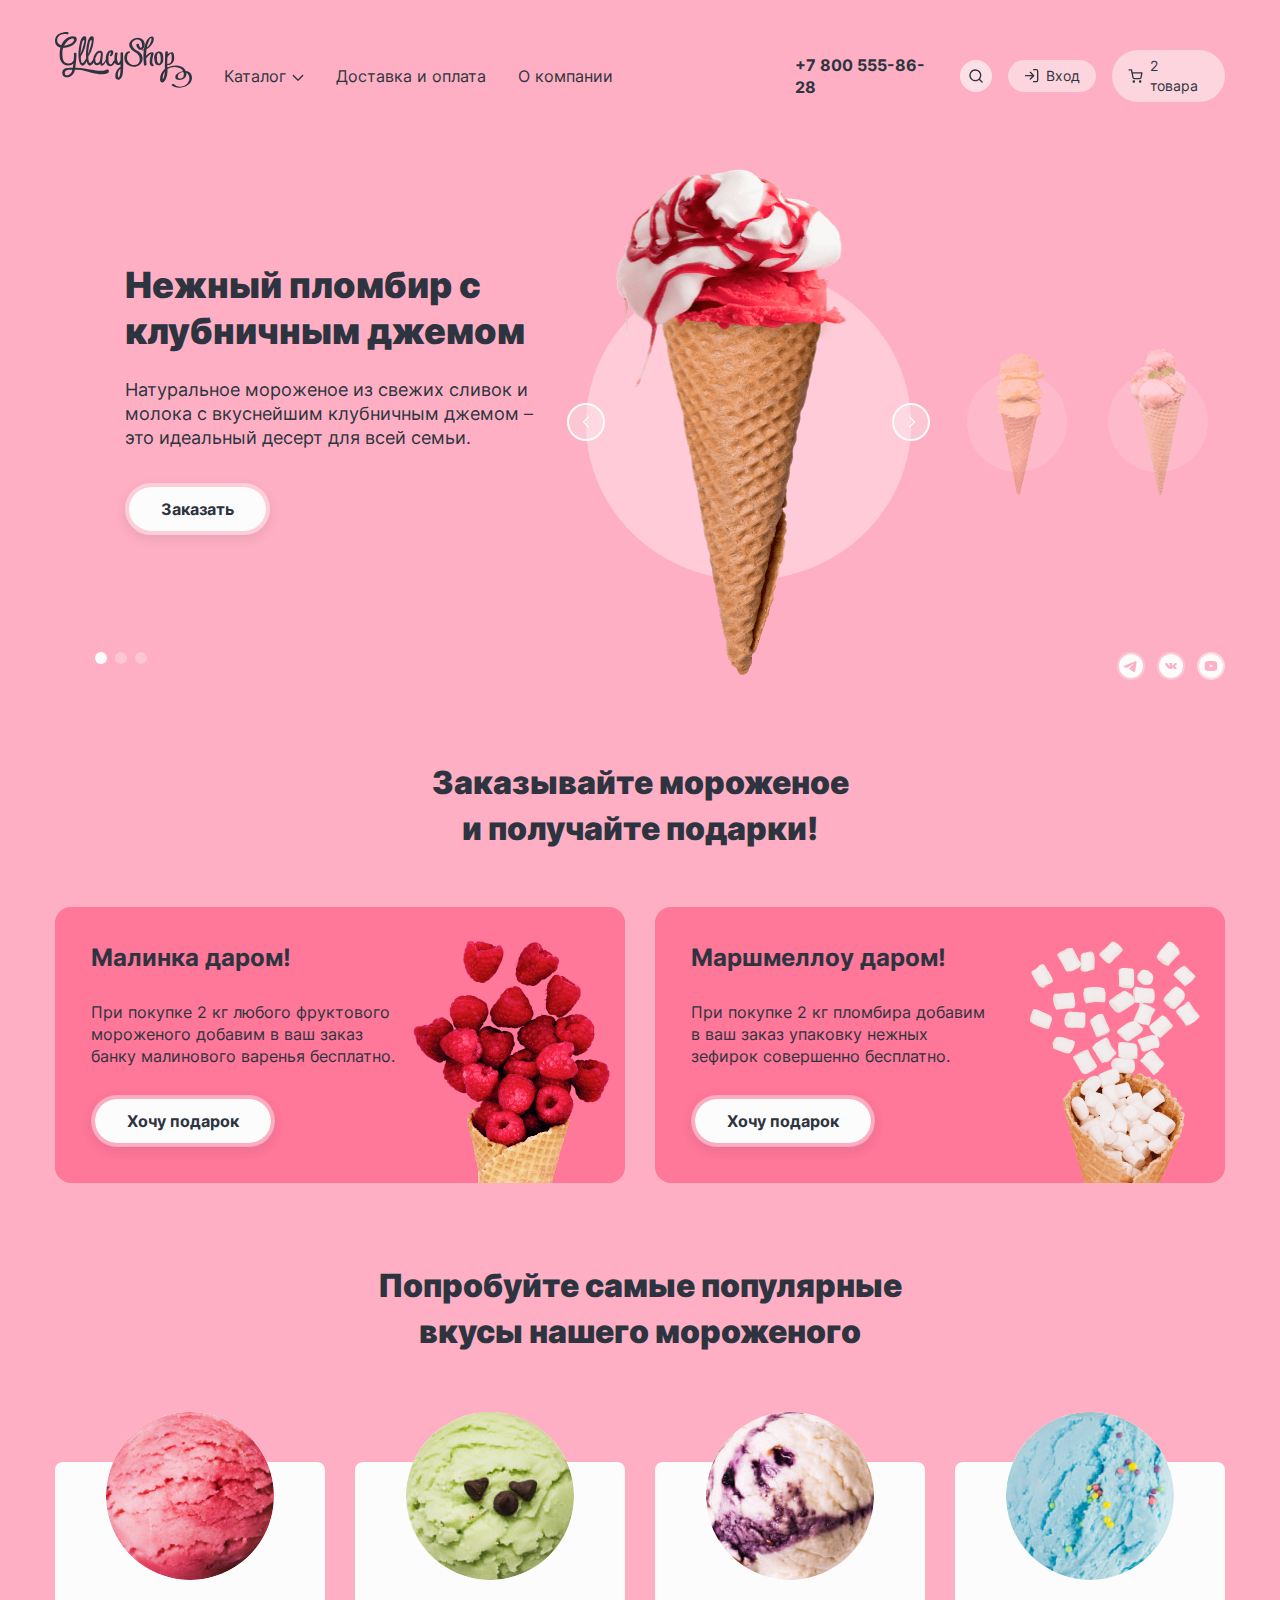
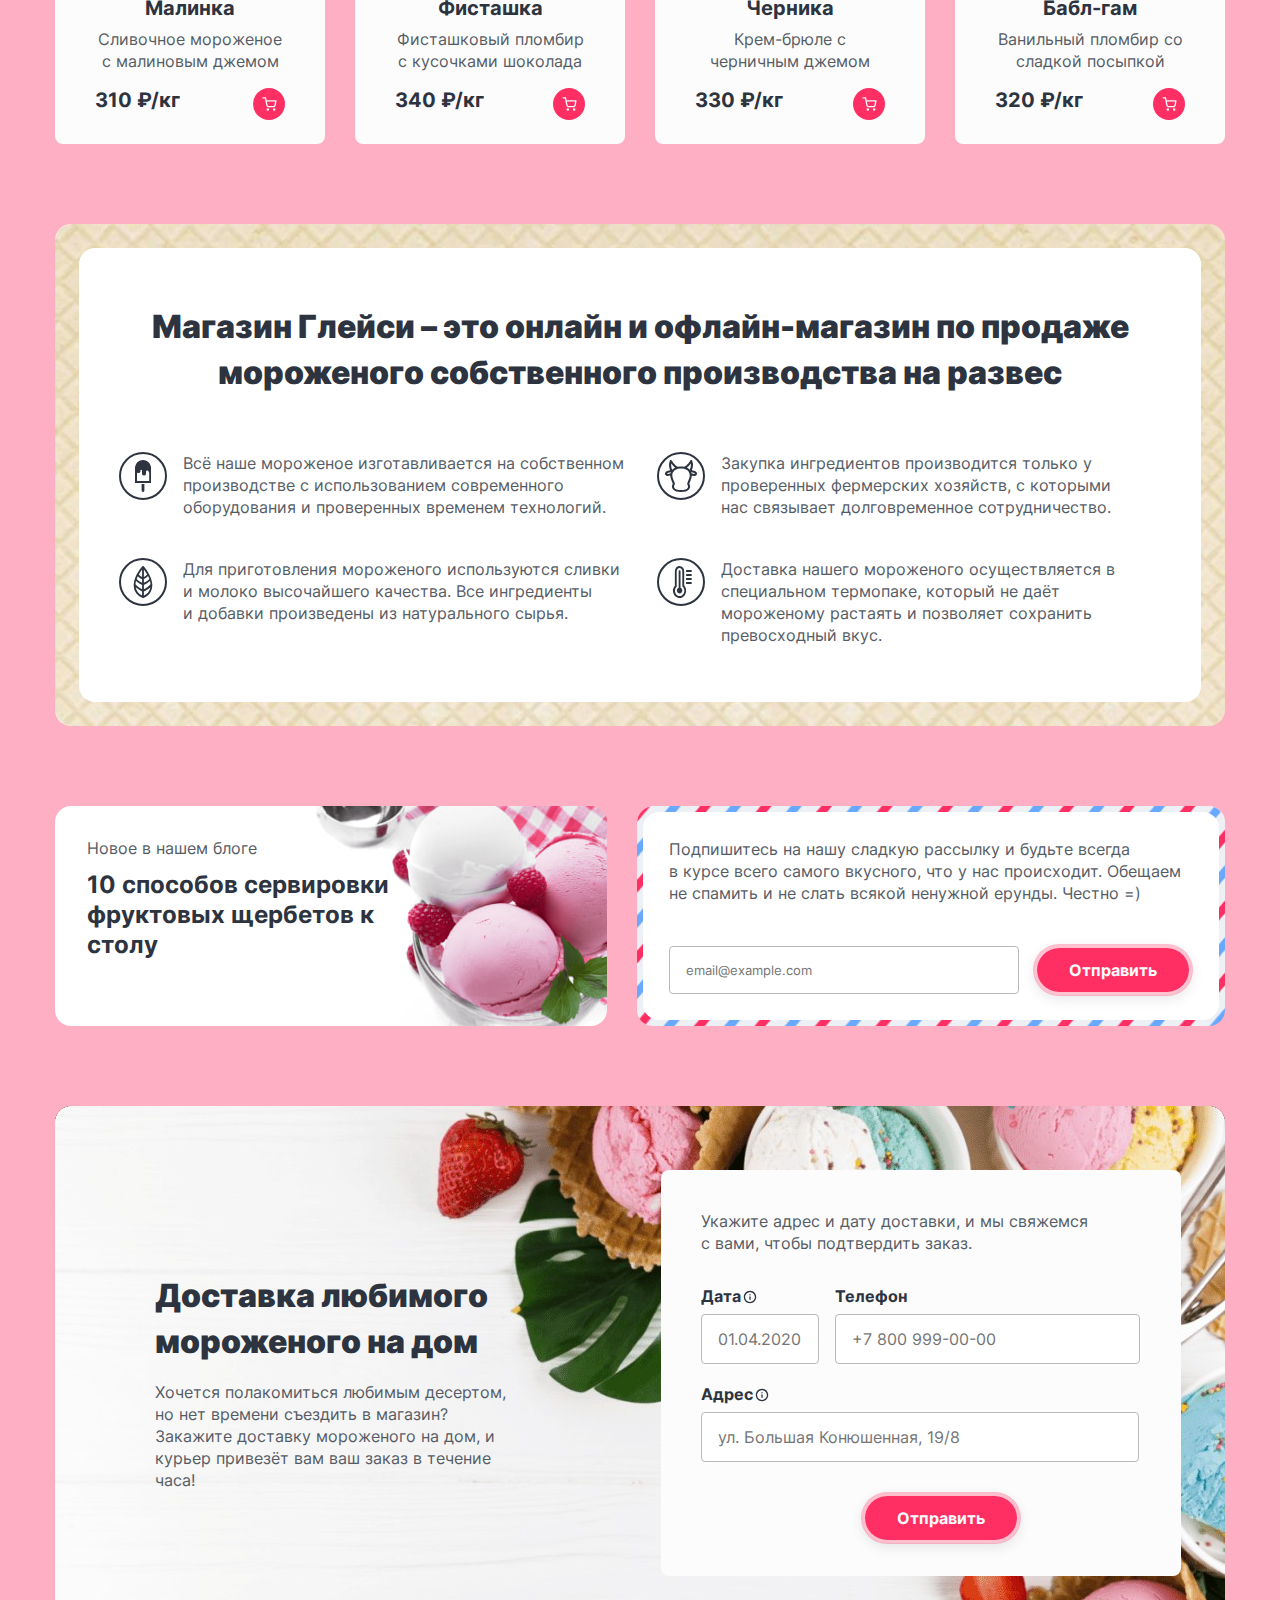
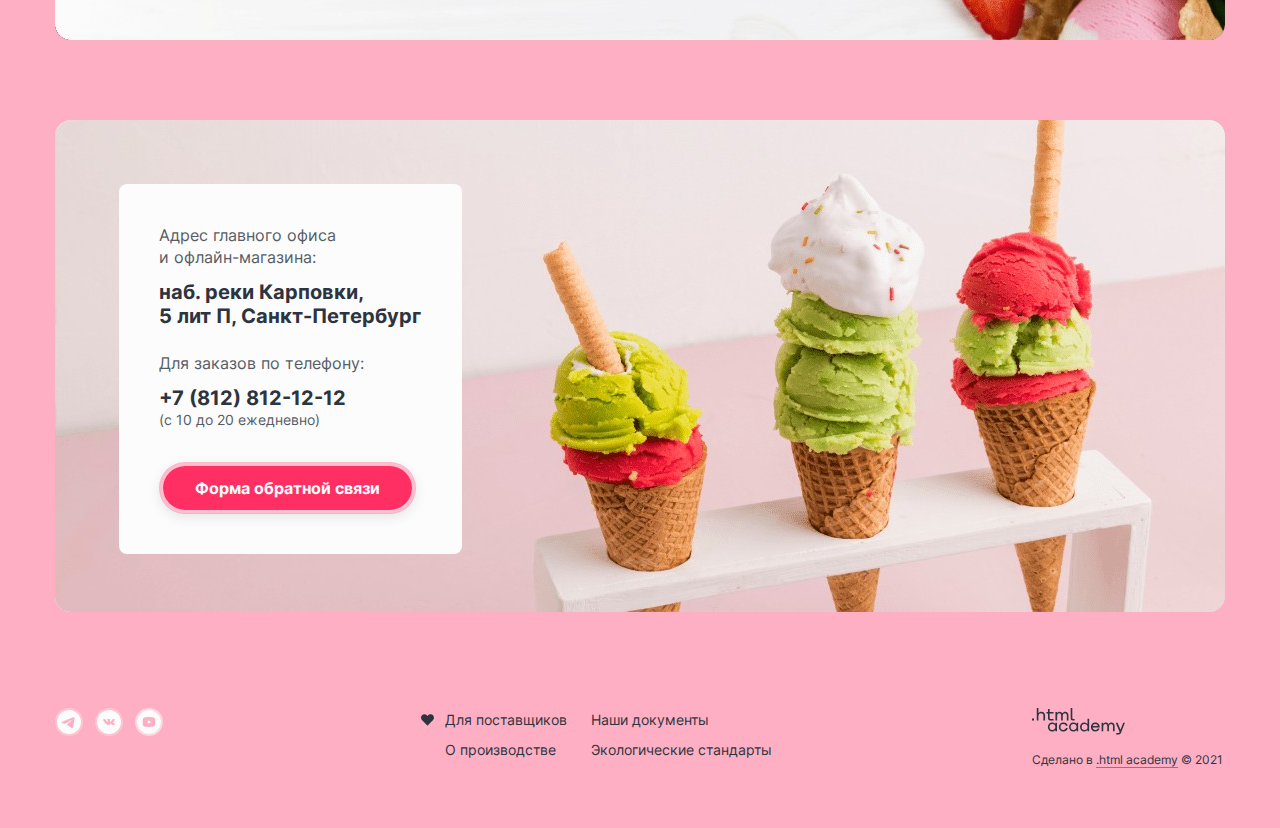
<file: index.html>
<!DOCTYPE html>
<html lang="ru">
  <head>
    <meta charset="utf-8" />
    <title>HTML Academy: Глейси</title>
    <link rel="stylesheet" href="styles/styles.css" />
    <link rel="icon" href="favicon.ico" />
    <link rel="icon" type="image/png" href="images/icon/favicon.png" />
  </head>
  <body class="index-body">
    <header class="page-header">
      <div class="page-header-container">
        <a class="logo-link" href="#">
          <img
            class="logo"
            src="images/logo.svg"
            width="137px"
            height="56px"
            alt="Логотип gllacy shop."
          />
        </a>
        <nav class="navigation">
          <ul class="navigation-list">
            <li class="navigation-item">
              <a class="navigation-link header-link" href="catalog.html"
                >Каталог</a
              >
              <div class="popover popover-catalog">
                <button class="catalog-close-button" type="button">
                  Каталог
                  <span class="visually-hidden">Закрыть</span>
                </button>
                <div class="popover-content">
                  <ul class="popover-catalog-list">
                    <li class="popover-catalog-item">
                      <a class="popover-catalog-link strong-link" href="#"
                        >Новинки</a
                      >
                    </li>
                    <li>
                      <span class="catalog-line"></span>
                    </li>
                    <li class="popover-catalog-item">
                      <a class="popover-catalog-link" href="#">Сливочное</a>
                    </li>
                    <li class="popover-catalog-item">
                      <a class="popover-catalog-link" href="#">Щербеты</a>
                    </li>
                    <li class="popover-catalog-item">
                      <a class="popover-catalog-link" href="#">Фруктовый лед</a>
                    </li>
                    <li class="popover-catalog-item">
                      <a class="popover-catalog-link" href="#">Мелорин</a>
                    </li>
                  </ul>
                </div>
              </div>
            </li>
            <li class="navigation-item">
              <a class="navigation-link" href="#">Доставка и оплата</a>
            </li>
            <li class="navigation-item">
              <a class="navigation-link" href="#">О компании</a>
            </li>
          </ul>
          <ul class="navigation-user">
            <li class="navigation-item-phone">
              <a class="contacts-phone" href="tel:88005558628"
                >+7 800 555-86-28</a
              >
            </li>
            <li class="navigation-user-item">
              <a class="search-link" href="#">
                <span class="visually-hidden">Поиск</span>
              </a>
              <div class="popover popover-search">
                <button class="search-close-button" type="button">
                  <span class="visually-hidden">Закрыть</span>
                </button>
                <div class="popover-content">
                  <h2 class="visually-hidden">Поиск по сайту</h2>
                  <form
                    class="popover-login-form"
                    action="https://echo.htmlacademy.ru/"
                    method="get"
                  >
                    <input
                      class="popover-search-input popover-input"
                      type="text"
                      placeholder="Поиск по сайту"
                    />
                  </form>
                </div>
              </div>
            </li>
            <li class="navigation-user-item">
              <a class="navigation-login" href="#">
                <svg
                  class="login-icon"
                  aria-hidden="true"
                  focusable="false"
                  xmlns="http://www.w3.org/2000/svg"
                  width="16"
                  height="16"
                  fill="none"
                  viewBox="0 0 16 16"
                >
                  <path
                    fill="#2D3440"
                    fill-rule="evenodd"
                    d="M9 1.67c0-.37.3-.67.67-.67h2.66a2 2 0 0 1 2 2v9.33a2 2 0 0 1-2 2H9.67a.67.67 0 1 1 0-1.33h2.66a.67.67 0 0 0 .67-.67V3a.67.67 0 0 0-.67-.67H9.67A.67.67 0 0 1 9 1.67Zm-3.14 2.2a.67.67 0 0 1 .94 0l3.33 3.32a.69.69 0 0 1 .13.18.66.66 0 0 1-.13.77L6.8 11.47a.67.67 0 1 1-.94-.94l2.2-2.2h-6.4a.67.67 0 1 1 0-1.33h6.4l-2.2-2.2a.67.67 0 0 1 0-.94Z"
                    clip-rule="evenodd"
                  />
                </svg>
                <span class="navigation-user-text">Вход</span>
              </a>
              <div class="popover popover-login">
                <button class="login-close-button" type="button">
                  Вход
                  <span class="visually-hidden">Закрыть</span>
                </button>
                <div class="popover-content">
                  <h2 class="popover-title">Личный кабинет</h2>
                  <form
                    class="popover-login-form"
                    action="https://echo.htmlacademy.ru/"
                    method="get"
                  >
                    <input
                      class="popover-login-input popover-input"
                      type="text"
                      value="email@example.com"
                    />
                    <input
                      class="popover-login-input popover-input"
                      type="password"
                      value="123456"
                    />
                    <div class="popover-login-container">
                      <button
                        class="additional-button popover-login-button"
                        type="submit"
                      >
                        Войти
                      </button>
                      <div class="popover-link-container">
                        <a class="popover-login-link" href="#"
                          >Забыли пароль?</a
                        >
                        <a class="popover-login-link" href="#">Регистрация</a>
                      </div>
                    </div>
                  </form>
                </div>
              </div>
            </li>
            <li class="navigation-user-item">
              <a class="popover-closed popover-active" href="#">
                <svg
                  class="basket-icon"
                  aria-hidden="true"
                  focusable="false"
                  xmlns="http://www.w3.org/2000/svg"
                  width="16"
                  height="16"
                  fill="none"
                  viewBox="0 0 16 16"
                >
                  <path
                    fill-rule="evenodd"
                    d="M1.1667 1.25a.6667.6667 0 0 0 0 1.3333h1.7712l.4675 2.3354a.664.664 0 0 0 .0106.0531l.9674 4.8333.0001.0006a1.8254 1.8254 0 0 0 1.8183 1.4691h5.6207a1.8256 1.8256 0 0 0 1.8185-1.4697l.001-.005.9271-4.8614a.6669.6669 0 0 0-.6549-.7915H4.6107l-.4726-2.3614a.6667.6667 0 0 0-.6537-.5358H1.1667ZM5.691 9.5444l-.8134-4.0639h8.2308l-.7756 4.0669a.4923.4923 0 0 1-.4918.3942v-.0001H6.1962v-.0001l-.0128.0002a.4922.4922 0 0 1-.4922-.3962l-.0002-.001Zm-1.1336 3.961c0-.6879.5577-1.2457 1.2457-1.2457.688 0 1.2457.5578 1.2457 1.2457 0 .688-.5577 1.2457-1.2457 1.2457-.688 0-1.2457-.5577-1.2457-1.2457Zm6.3733 0c0-.6879.5577-1.2457 1.2457-1.2457.688 0 1.2457.5578 1.2457 1.2457 0 .688-.5577 1.2457-1.2457 1.2457-.688 0-1.2457-.5577-1.2457-1.2457Z"
                    clip-rule="evenodd"
                  />
                </svg>
                <span class="navigation-user-text">2 товара</span>
              </a>
              <div class="popover popover-cart">
                <button class="popover-close-button button-light" type="button">
                  2 товара
                  <span class="visually-hidden">Закрыть</span>
                </button>
                <div class="popover-content">
                  <h2 class="popover-title">Корзина</h2>
                  <ul class="popover-content-list">
                    <li class="popover-content-item">
                      <img
                        class="popover-image"
                        src="images/catalog/catalog-raspberry.jpg"
                        width="46px"
                        height="46px"
                        alt="малиновое мороженое."
                      />
                      <div class="popover-text-container">
                        <h3 class="popover-content-title">Малинка</h3>
                        <p class="popover-content-paragraph">1 кг х 310 ₽</p>
                      </div>
                      <strong class="popover-price">310 ₽</strong>
                      <button class="popover-button"></button>
                    </li>
                    <li class="popover-content-item">
                      <img
                        class="popover-image"
                        src="images/catalog/catalog-bubble-gum.jpg"
                        width="46px"
                        height="46px"
                        alt="мороженое со вкусом бабл-гам."
                      />
                      <div class="popover-text-container">
                        <h3 class="popover-content-title">Бабл-гам</h3>
                        <p class="popover-content-paragraph">1,5 кг х 320 ₽</p>
                      </div>
                      <strong class="popover-price">480 ₽</strong>
                      <button class="popover-button"></button>
                    </li>
                  </ul>
                  <form
                    class="popover-form"
                    action="https://echo.htmlacademy.ru/"
                    method="get"
                  >
                    <button class="additional-button" type="submit">
                      Оформить заказ
                    </button>
                    <label class="popover-label">
                      Итого:
                      <input class="cart-input" type="number" value="790" />
                      ₽
                    </label>
                  </form>
                </div>
              </div>
              <div class="popover-cart-empty popover">
                <h2 class="popover-empty-title">Ваша корзина пока пуста</h2>
                <button class="popover-close-button button-empty" type="button">
                  Нет товаров
                  <span class="visually-hidden">Закрыть</span>
                </button>
              </div>
            </li>
          </ul>
        </nav>
      </div>
    </header>
    <main class="main-index main-container">
      <div class="page-container">
        <h1 class="visually-hidden">gllacy shop</h1>
        <section class="preview-main">
          <div class="preview-container">
            <h2 class="preview-title">Нежный пломбир с клубничным джемом</h2>
            <ul class="preview-list">
              <li class="preview-item">
                <p class="preview-paragraph">
                  Натуральное мороженое из свежих сливок и молока с вкуснейшим
                  клубничным джемом – это идеальный десерт для всей семьи.
                </p>
              </li>
              <li class="preview-item">
                <a class="main-button" href="#">Заказать</a>
              </li>
            </ul>
          </div>
          <ul class="gallery-list">
            <li class="gallery-item arrow-left-icon">
              <a class="gallery-link" href="yellow.html">
                <svg
                  class="arrow-left"
                  aria-hidden="true"
                  focusable="false"
                  xmlns="http://www.w3.org/2000/svg"
                  width="16"
                  height="16"
                  fill="none"
                  viewBox="0 0 16 16"
                >
                  <path
                    fill-rule="evenodd"
                    d="M9.7104 13.1352a.665.665 0 0 0 .9405-.9404L6.4496 7.9935l4.2013-4.2013a.665.665 0 0 0-.9404-.9405L5.0418 7.5205l-.0029.0028a.665.665 0 0 0 0 .9404l4.6715 4.6715Z"
                    clip-rule="evenodd"
                  />
                </svg>
                <span class="visually-hidden">Предыдущая страница</span>
              </a>
            </li>
            <li class="gallery-item">
              <img
                src="images/title/pink/ice-cream-title.png"
                width="327px"
                height="507px"
                alt="Пломбир с клубничным джемом."
              />
            </li>
            <li class="gallery-item arrow-right-icon">
              <a class="gallery-link" href="blue.html">
                <svg
                  class="arrow-right"
                  aria-hidden="true"
                  focusable="false"
                  xmlns="http://www.w3.org/2000/svg"
                  width="16"
                  height="16"
                  fill="none"
                  viewBox="0 0 16 16"
                >
                  <path
                    fill-rule="evenodd"
                    d="M7.1353 2.8647a.665.665 0 1 0-.9405.9404l4.2013 4.2013-4.2013 4.2013a.665.665 0 0 0 .9404.9405l4.6687-4.6687.0029-.0028a.665.665 0 0 0 0-.9405L7.1353 2.8647Z"
                    clip-rule="evenodd"
                  />
                </svg>
                <span class="visually-hidden">Следующая страница</span>
              </a>
            </li>
            <li class="gallery-item creamy">
              <img
                src="images/title/pink/slide-show-1.png"
                width="100px"
                height="150px"
                alt="Сливочное мороженое со вкусом банана."
              />
            </li>
            <li class="gallery-item caramel">
              <img
                src="images/title/pink/slide-show-2.png"
                width="100px"
                height="150px"
                alt="Карамельный пломбир с маршмеллоу."
              />
            </li>
          </ul>
          <ul class="page-list">
            <li>
              <a class="selected" href="#"></a>
            </li>
            <li>
              <a class="page-item" href="blue.html"></a>
            </li>
            <li>
              <a class="page-item" href="yellow.html"></a>
            </li>
          </ul>
          <ul class="social-list">
            <li class="social-item-telegram">
              <a class="social-link telegram" href="https://t.me/htmlacademy">
                <span class="visually-hidden">Телеграм</span>
              </a>
            </li>
            <li class="social-item">
              <a
                class="social-link vkontakte"
                href="https://vk.com/htmlacademy"
              >
                <span class="visually-hidden">В контакте</span>
              </a>
            </li>
            <li class="social-item">
              <a
                class="social-link youtube"
                href="https://www.youtube.com/user/htmlacademyru"
              >
                <span class="visually-hidden">youtube</span>
              </a>
            </li>
          </ul>
        </section>
        <section class="gift">
          <h2 class="gift-header">
            Заказывайте мороженое и получайте подарки!
          </h2>
          <ul class="gift-list">
            <li class="gift-item-raspberries">
              <h3 class="gift-title">Малинка даром!</h3>
              <p class="gift-paragraph">
                При покупке 2 кг любого фруктового мороженого добавим в ваш
                заказ банку малинового варенья бесплатно.
              </p>
              <a class="main-button" href="#">Хочу подарок</a>
            </li>
            <li class="gift-item-marshmallow">
              <h3 class="gift-title">Маршмеллоу даром!</h3>
              <p class="gift-paragraph">
                При покупке 2 кг пломбира добавим<br />
                в ваш заказ упаковку нежных зефирок совершенно бесплатно.
              </p>
              <a class="main-button" href="#">Хочу подарок</a>
            </li>
          </ul>
        </section>
        <section class="product">
          <h2 class="product-title">
            Попробуйте самые популярные вкусы нашего мороженого
          </h2>
          <ul class="product-list">
            <li class="product-card">
              <a class="product-card-link" href="product.html">
                <img
                  class="product-card-image"
                  src="images/catalog/catalog-raspberry.jpg"
                  width="168px"
                  height="168px"
                  alt="Сливочное мороженое с малиновым джемом."
                />
                <h3 class="product-card-title">Малинка</h3>
              </a>
              <p class="product-paragraph">
                Сливочное мороженое с малиновым джемом
              </p>
              <div class="product-card-container">
                <strong class="product-card-price">310 ₽/кг</strong>
                <a class="product-card-button button" href="#">
                  <span class="visually-hidden">Добавить в корзину</span>
                </a>
              </div>
            </li>
            <li class="product-card">
              <a class="product-card-link" href="product.html">
                <img
                  class="product-card-image"
                  src="images/catalog/catalog-pistachio.jpg"
                  width="168px"
                  height="168px"
                  alt="Фисташковый пломбир с кусочками шоколада."
                />
                <h3 class="product-card-title">Фисташка</h3>
              </a>
              <p class="product-paragraph">
                Фисташковый пломбир с кусочками шоколада
              </p>
              <div class="product-card-container">
                <strong class="product-card-price">340 ₽/кг</strong>
                <a class="product-card-button button" href="#">
                  <span class="visually-hidden">Добавить в корзину</span>
                </a>
              </div>
            </li>
            <li class="product-card">
              <a class="product-card-link" href="product.html">
                <img
                  class="product-card-image"
                  src="images/catalog/catalog-blueberry.jpg"
                  width="168px"
                  height="168px"
                  alt="Крем-брюле с черничным джемом."
                />
                <h3 class="product-card-title">Черника</h3>
              </a>
              <p class="product-paragraph">Крем-брюле с черничным джемом</p>
              <div class="product-card-container">
                <strong class="product-card-price">330 ₽/кг</strong>
                <a class="product-card-button button" href="#">
                  <span class="visually-hidden">Добавить в корзину</span>
                </a>
              </div>
            </li>
            <li class="product-card">
              <a class="product-card-link" href="product.html">
                <img
                  class="product-card-image"
                  src="images/catalog/catalog-bubble-gum.jpg"
                  width="168px"
                  height="168px"
                  alt="Ванильный пломбир бабл-гам со сладкой посыпкой."
                />
                <h3 class="product-card-title">Бабл-гам</h3>
              </a>
              <p class="product-paragraph">
                Ванильный пломбир со сладкой посыпкой
              </p>
              <div class="product-card-container">
                <strong class="product-card-price">320 ₽/кг</strong>
                <a class="product-card-button button" href="#">
                  <span class="visually-hidden">Добавить в корзину</span>
                </a>
              </div>
            </li>
          </ul>
        </section>
        <section>
          <div class="about">
            <div class="about-container">
              <h2>
                Магазин Глейси – это онлайн и офлайн-магазин по продаже
                мороженого собственного производства на развес
              </h2>
              <ul class="about-list">
                <li class="about-item">
                  <p class="ice-cream-paragraph">
                    Всё наше мороженое изготавливается на собственном
                    производстве с использованием современного оборудования и
                    проверенных временем технологий.
                  </p>
                </li>
                <li class="about-item">
                  <p class="cow-paragraph">
                    Закупка ингредиентов производится только у проверенных
                    фермерских хозяйств, с которыми <br />
                    нас связывает долговременное сотрудничество.
                  </p>
                </li>
                <li class="about-item">
                  <p class="leaf-paragraph">
                    Для приготовления мороженого используются сливки и молоко
                    высочайшего качества. Все ингредиенты <br />
                    и добавки произведены из натурального сырья.
                  </p>
                </li>
                <li class="about-item">
                  <p class="thermometer-paragraph">
                    Доставка нашего мороженого осуществляется в специальном
                    термопаке, который не даёт мороженому растаять и позволяет
                    сохранить превосходный вкус.
                  </p>
                </li>
              </ul>
            </div>
          </div>
        </section>
        <div class="blog-news">
          <article class="blog">
            <h2 class="visually-hidden">Блог</h2>
            <p class="blog-paragraph">Новое в нашем блоге</p>
            <a class="blog-link" href="#">
              <h3>10 способов сервировки фруктовых щербетов к столу</h3>
            </a>
          </article>
          <section>
            <h2 class="visually-hidden">Наша рассылка</h2>
            <div class="newsletter">
              <div class="newsletter-container">
                <p class="newsletter-paragraph">
                  Подпишитесь на нашу сладкую рассылку и будьте всегда<br />
                  в курсе всего самого вкусного, что у нас происходит.
                  Обещаем<br />
                  не спамить и не слать всякой ненужной ерунды. Честно =)
                </p>
                <form
                  class="newsletter-form"
                  action="https://echo.htmlacademy.ru/"
                  method="post"
                >
                  <div class="newsletter-form-container">
                    <input
                      class="newsletter-input email-input"
                      type="email"
                      placeholder="email@example.com"
                    />
                    <button class="additional-button" type="submit">
                      Отправить
                    </button>
                  </div>
                </form>
              </div>
            </div>
          </section>
        </div>
        <section class="delivery">
          <div class="delivery-text">
            <h2 class="delivery-title">Доставка любимого мороженого на дом</h2>
            <p class="delivery-paragraph">
              Хочется полакомиться любимым десертом,<br />
              но нет времени съездить в магазин? Закажите доставку мороженого на
              дом, и курьер привезёт вам ваш заказ в течение часа!
            </p>
          </div>
          <form
            class="delivery-form-container"
            action="https://echo.htmlacademy.ru/"
            method="post"
          >
            <p class="delivery-form-paragraph">
              Укажите адрес и дату доставки, и мы свяжемся<br />
              с вами, чтобы подтвердить заказ.
            </p>
            <div class="date-phone">
              <div class="date-container">
                <span class="delivery-label-date">
                  <label class="delivery-label-date" for="date-label">
                    Дата
                  </label>
                  <span class="tooltip">
                    <button class="tooltip-toggle" type="button">
                      <svg
                        class="tooltip-icon"
                        width="14"
                        height="14"
                        viewBox="0 0 14 14"
                        fill="none"
                        xmlns="http://www.w3.org/2000/svg"
                      >
                        <g clip-path="url(#clip0_21001_608)">
                          <path
                            fill-rule="evenodd"
                            clip-rule="evenodd"
                            d="M7.00026 2.12502C4.30774 2.12502 2.12502 4.30774 2.12502 7.00026C2.12502 9.69278 4.30774 11.8755 7.00026 11.8755C9.69278 11.8755 11.8755 9.69278 11.8755 7.00026C11.8755 4.30774 9.69278 2.12502 7.00026 2.12502ZM0.791687 7.00026C0.791687 3.57136 3.57136 0.791687 7.00026 0.791687C10.4292 0.791687 13.2088 3.57136 13.2088 7.00026C13.2088 10.4292 10.4292 13.2088 7.00026 13.2088C3.57136 13.2088 0.791687 10.4292 0.791687 7.00026ZM7.00007 6.33334C7.36826 6.33334 7.66674 6.63182 7.66674 7.00001V9.21677C7.66674 9.58496 7.36826 9.88344 7.00007 9.88344C6.63188 9.88344 6.33341 9.58496 6.33341 9.21677V7.00001C6.33341 6.63182 6.63188 6.33334 7.00007 6.33334ZM7.00007 4.11659C6.63188 4.11659 6.33341 4.41506 6.33341 4.78325C6.33341 5.15144 6.63188 5.44992 7.00007 5.44992H7.0059C7.37409 5.44992 7.67257 5.15144 7.67257 4.78325C7.67257 4.41506 7.37409 4.11659 7.0059 4.11659H7.00007Z"
                          />
                        </g>
                        <defs>
                          <clipPath id="clip0_21001_608">
                            <rect width="14" height="14" fill="white" />
                          </clipPath>
                        </defs>
                      </svg>
                    </button>
                    <span class="tooltip-text"
                      >Укажите желаемую дату доставки
                    </span>
                  </span>
                </span>
                <input
                  class="date-input delivery-input"
                  type="text"
                  placeholder="01.04.2020"
                  id="date-label"
                />
              </div>
              <label class="delivery-label-phone">
                <div class="phone-container">
                  Телефон
                  <input
                    class="phone-input delivery-input"
                    type="tel"
                    placeholder="+7 800 999-00-00"
                  />
                </div>
              </label>
            </div>
            <span class="delivery-label-address">
              <label class="delivery-label-address" for="address-label"
                >Адрес</label
              >
              <span class="tooltip">
                <button class="tooltip-toggle" type="button">
                  <svg
                    class="tooltip-icon"
                    width="14"
                    height="14"
                    viewBox="0 0 14 14"
                    fill="none"
                    xmlns="http://www.w3.org/2000/svg"
                  >
                    <g clip-path="url(#clip0_21001_608)">
                      <path
                        fill-rule="evenodd"
                        clip-rule="evenodd"
                        d="M7.00026 2.12502C4.30774 2.12502 2.12502 4.30774 2.12502 7.00026C2.12502 9.69278 4.30774 11.8755 7.00026 11.8755C9.69278 11.8755 11.8755 9.69278 11.8755 7.00026C11.8755 4.30774 9.69278 2.12502 7.00026 2.12502ZM0.791687 7.00026C0.791687 3.57136 3.57136 0.791687 7.00026 0.791687C10.4292 0.791687 13.2088 3.57136 13.2088 7.00026C13.2088 10.4292 10.4292 13.2088 7.00026 13.2088C3.57136 13.2088 0.791687 10.4292 0.791687 7.00026ZM7.00007 6.33334C7.36826 6.33334 7.66674 6.63182 7.66674 7.00001V9.21677C7.66674 9.58496 7.36826 9.88344 7.00007 9.88344C6.63188 9.88344 6.33341 9.58496 6.33341 9.21677V7.00001C6.33341 6.63182 6.63188 6.33334 7.00007 6.33334ZM7.00007 4.11659C6.63188 4.11659 6.33341 4.41506 6.33341 4.78325C6.33341 5.15144 6.63188 5.44992 7.00007 5.44992H7.0059C7.37409 5.44992 7.67257 5.15144 7.67257 4.78325C7.67257 4.41506 7.37409 4.11659 7.0059 4.11659H7.00007Z"
                      />
                    </g>
                    <defs>
                      <clipPath id="clip0_21001_608">
                        <rect width="14" height="14" fill="white" />
                      </clipPath>
                    </defs>
                  </svg>
                </button>
                <span class="tooltip-text"
                  >Введите название улицы, дома и квартиры
                </span>
              </span>
            </span>
            <input
              class="address-input delivery-input"
              type="text"
              placeholder="ул. Большая Конюшенная, 19/8"
              id="address-label"
            />
            <button
              class="additional-button delivery-form-button"
              type="submit"
            >
              Отправить
            </button>
          </form>
        </section>
        <section class="info">
          <h2 class="visually-hidden">Обратная связь</h2>
          <div class="info-container">
            <ul class="info-list">
              <li class="info-item">
                <p class="info-item-address">
                  Адрес главного офиса<br />
                  и офлайн-магазина:
                </p>
              </li>
              <li class="info-item">
                <strong class="info-strong"
                  >наб. реки Карповки,<br />
                  5 лит П, Санкт-Петербург</strong
                >
              </li>
              <li class="info-item">
                <p class="info-item-paragraph">Для заказов по телефону:</p>
              </li>
              <li class="info-item">
                <strong class="info-contacts">+7 (812) 812-12-12</strong>
              </li>
              <li class="info-item">
                <p class="work-time">(с 10 до 20 ежедневно)</p>
              </li>
              <li class="info-item">
                <button class="additional-button" type="button">
                  Форма обратной связи
                </button>
              </li>
            </ul>
          </div>
        </section>
      </div>
    </main>
    <footer class="page-footer">
      <div class="page-footer-container">
        <nav class="social">
          <ul class="social-list-footer">
            <li class="social-item-telegram">
              <a class="social-link telegram" href="https://t.me/htmlacademy">
                <span class="visually-hidden">Телеграм</span>
              </a>
            </li>
            <li class="social-item">
              <a
                class="social-link vkontakte"
                href="https://vk.com/htmlacademy"
              >
                <span class="visually-hidden">В контакте</span>
              </a>
            </li>
            <li class="social-item">
              <a
                class="social-link youtube"
                href="https://www.youtube.com/user/htmlacademyru"
              >
                <span class="visually-hidden">youtube</span>
              </a>
            </li>
          </ul>
        </nav>
        <nav class="copyright">
          <ul class="copyright-list">
            <li class="heart-item">
              <a class="copyright-link heart-link" href="#">Для поставщиков</a>
            </li>
            <li>
              <a class="copyright-link" href="#">Наши документы</a>
            </li>
            <li class="production">
              <a class="copyright-link" href="#">О производстве</a>
            </li>
            <li>
              <a class="copyright-link" href="#">Экологические стандарты</a>
            </li>
          </ul>
        </nav>
        <div class="information">
          <ul class="information-list">
            <li class="information-item">
              <a class="information-link" href="https://htmlacademy.ru">
                <img
                  src="images/logo_htmlacademy.svg"
                  width="93px"
                  height="27px"
                  alt="Логотип html academy."
                />
              </a>
            </li>
            <li class="information-item">
              <p class="information-paragraph">
                Сделано в <span class="underline">.html academy</span> © 2021
              </p>
            </li>
          </ul>
        </div>
      </div>
    </footer>
    <div class="modal-container">
      <div class="modal modal-connection">
        <button class="modal-close-button">
          <span class="visually-hidden">Закрыть</span>
        </button>
        <section class="modal-content">
          <h2 class="modal-title">Мы обязательно ответим вам!</h2>
          <form
            class="auth-form"
            action="https://echo.htmlacademy.ru/"
            method="post"
          >
            <p class="field-group">
              <label class="visually-hidden" for="connection-form-input"
                >Имя и фамилия</label
              >
              <input
                class="connection-input connection-style"
                name="connection-name"
                placeholder="Имя и фамилия"
                id="connection-form-input"
                type="text"
              />
            </p>
            <p class="field-group">
              <label class="visually-hidden" for="connection-mail">Email</label>
              <input
                class="connection-input connection-style"
                type="email"
                id="connection-mail"
                name="connection-mail"
                placeholder="email@example.com"
              />
            </p>
            <p class="field-group">
              <label class="visually-hidden" for="connection-text"
                >Поле для обратной связи</label
              >
              <textarea
                class="connection-textarea connection-style"
                id="connection-text"
                name="connection-mail"
              >
В свободной форме
              </textarea>
            </p>
            <button class="additional-button connection-button" type="submit">
              Отправить
            </button>
          </form>
        </section>
      </div>
    </div>
  </body>
</html>
</file>
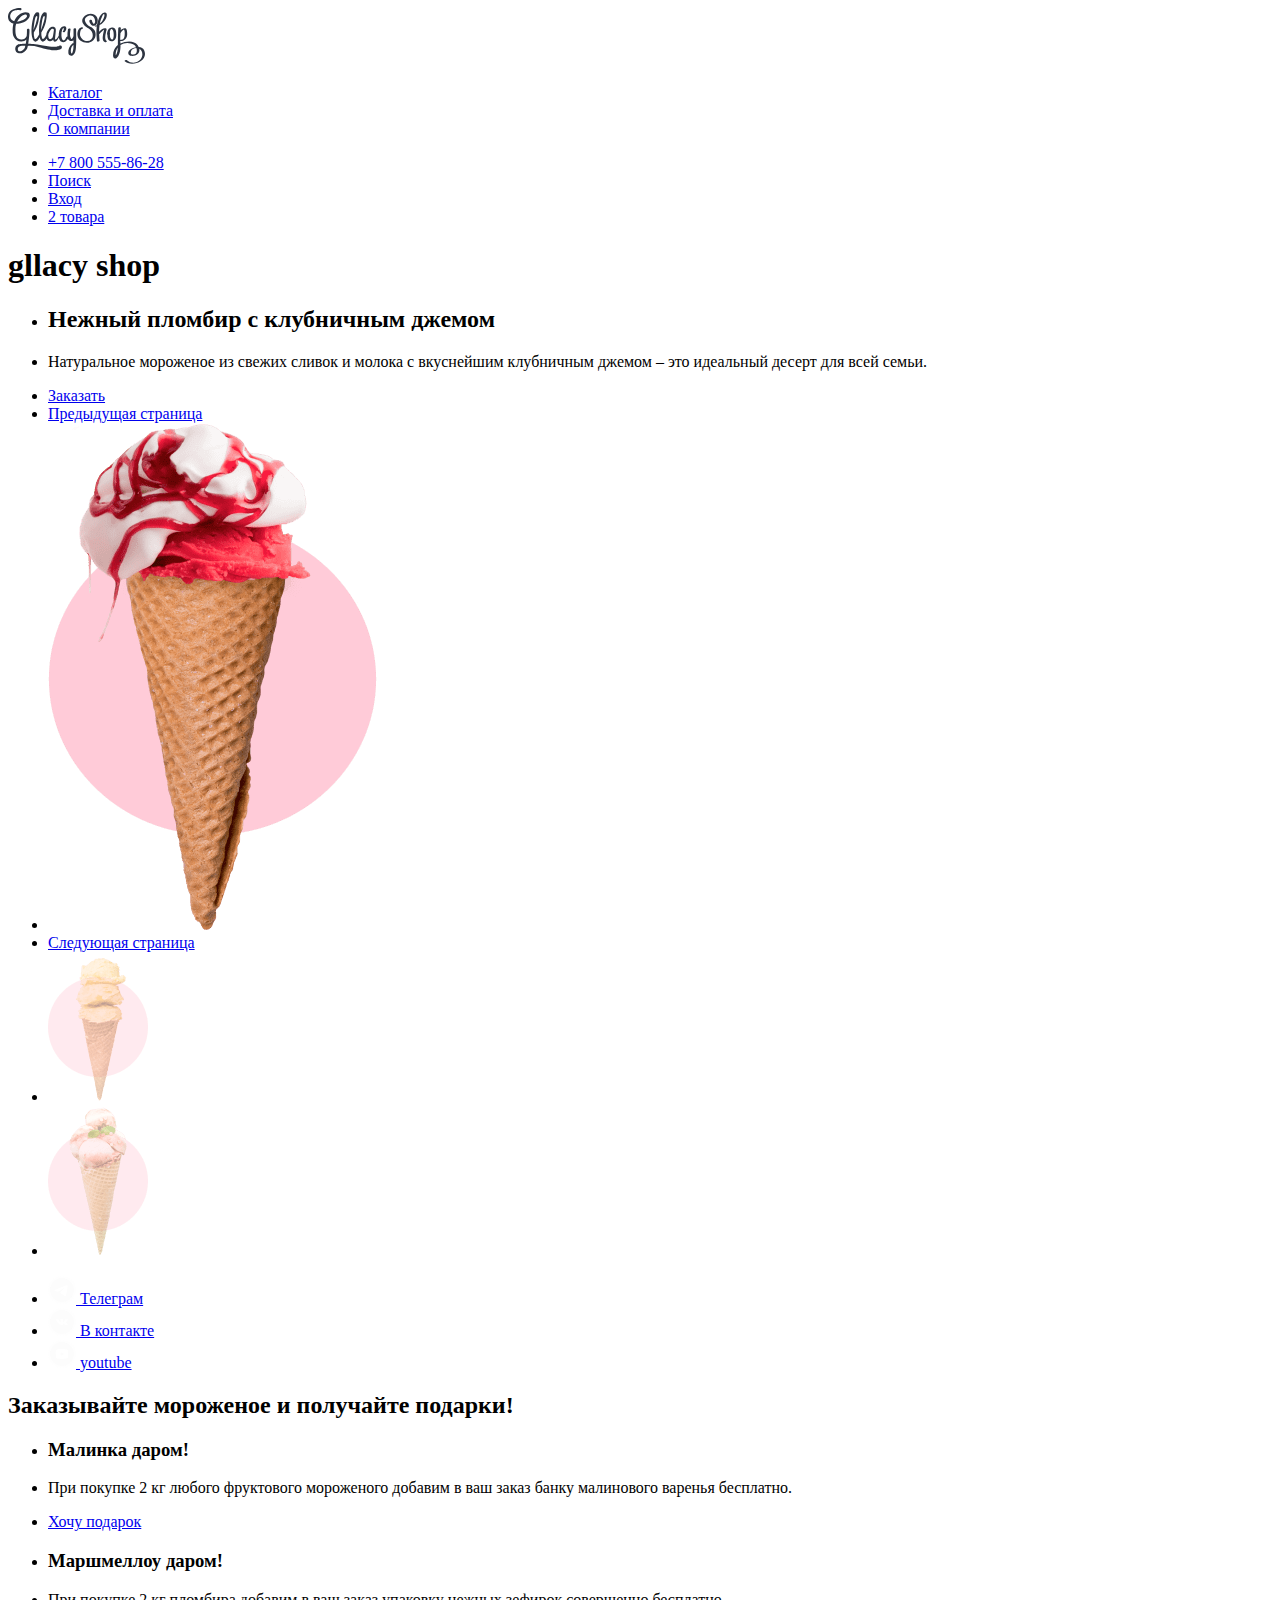
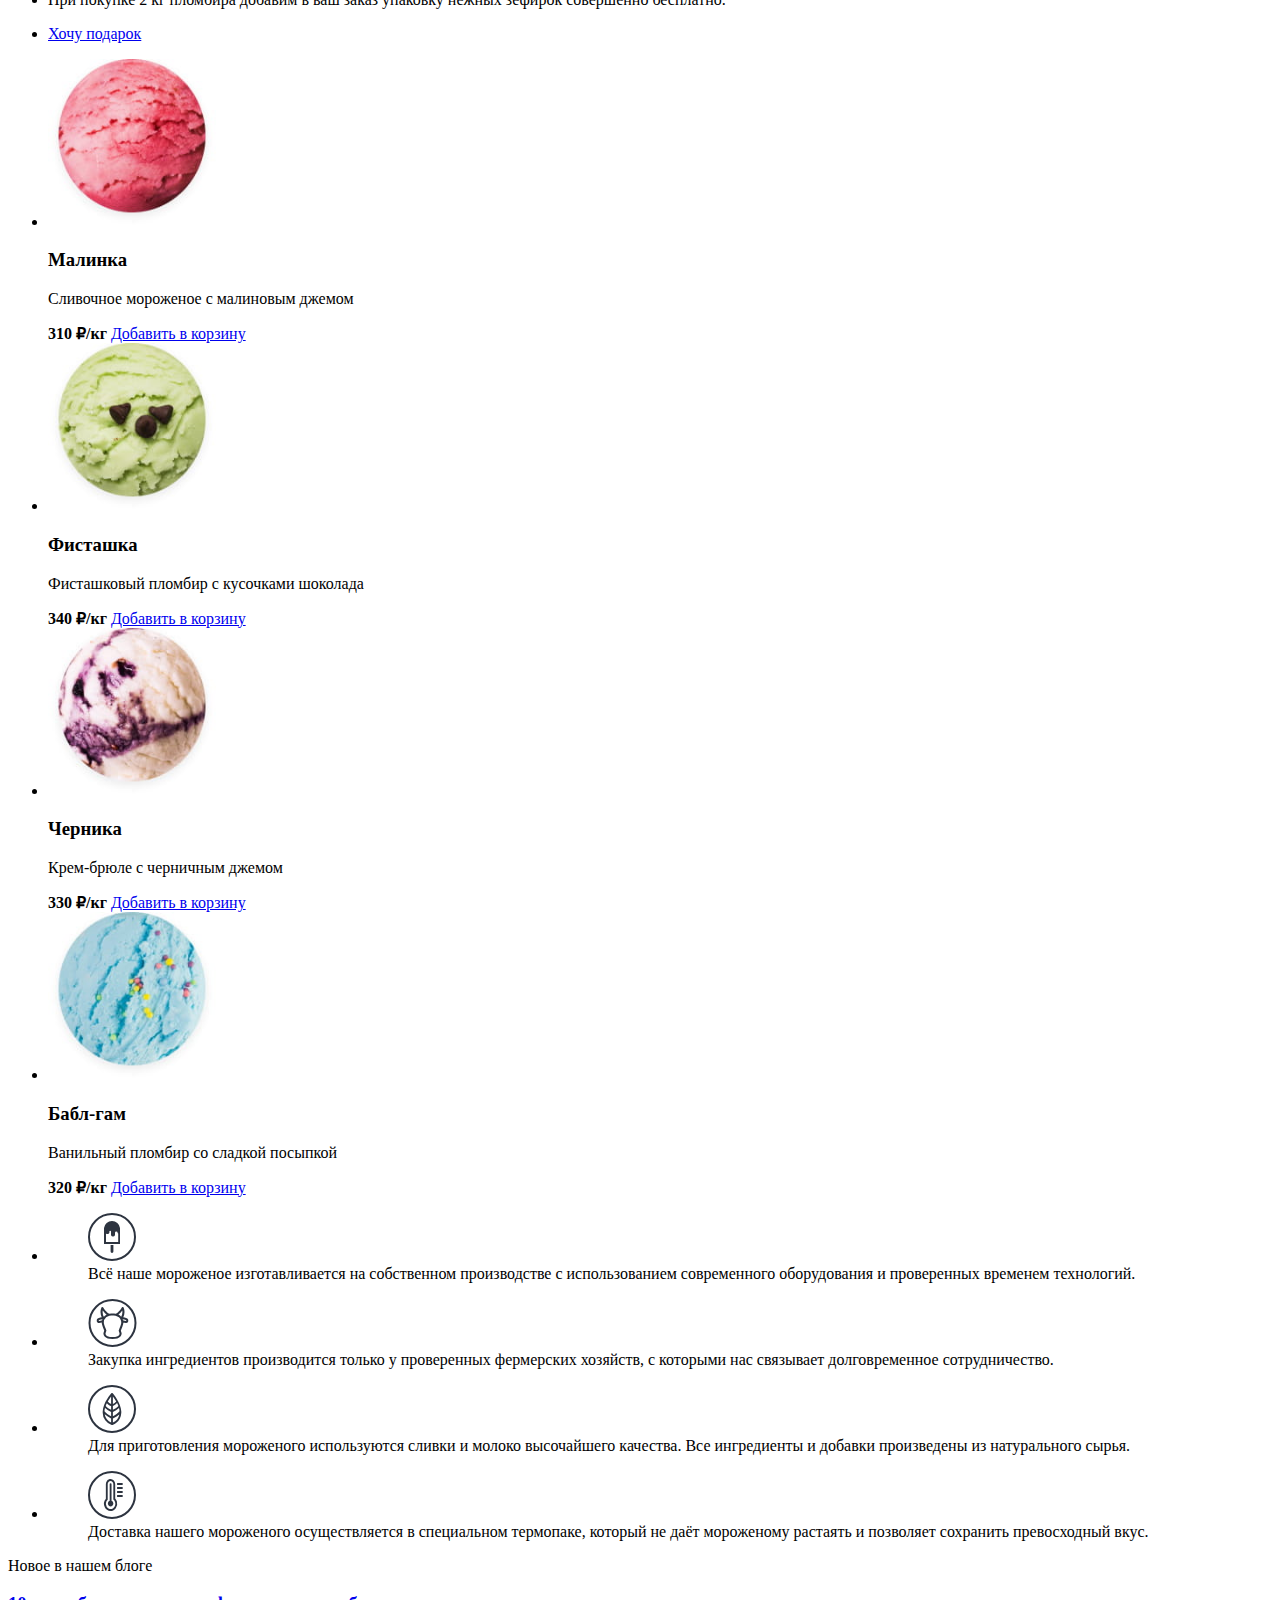
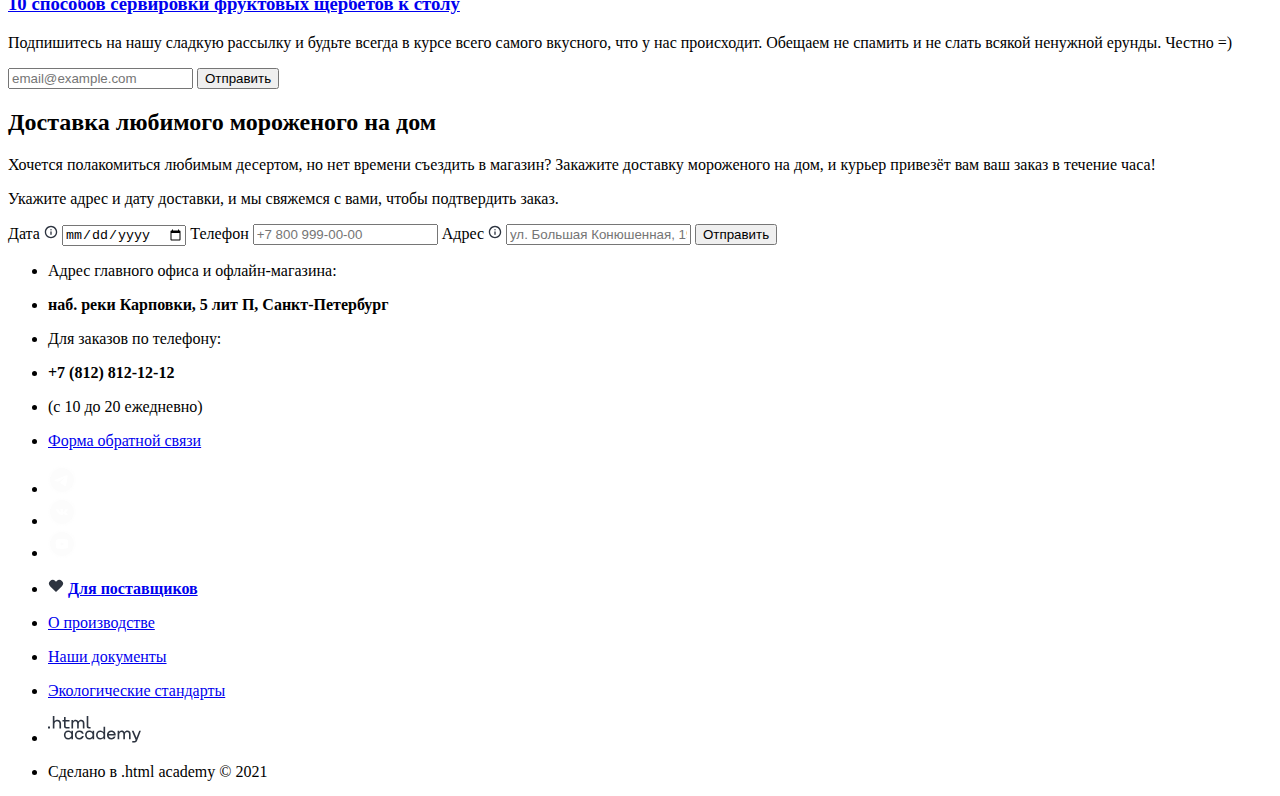
<file: 2/index.html>
<!DOCTYPE html>
<html lang="ru">
  <head>
    <meta charset="utf-8" />
    <title>HTML Academy: Глейси</title>
    <base href="https://htmlacademy-htmlcss.github.io/2162711-gllacy-36/2/">
</head>
  <body>
    <header class="page-header">
      <a class="navigation-link" href="#">
        <img class="logo" src="images/logo.svg" alt="Логотип gllacy shop" />
      </a>
      <nav class="navigation">
        <ul class="navigation-list">
          <li class="navigation-item">
            <a class="navigation-link" href="catalog.html">Каталог</a>
          </li>
          <li class="navigation-item">
            <a class="navigation-link" href="#">Доставка и оплата</a>
          </li>
          <li class="navigation-item">
            <a class="navigation-link" href="#">О компании</a>
          </li>
        </ul>
        <ul class="navigation-user">
          <li class="navigation-item">
            <a class="contacts-phone" href="tel:88005558628"
              >+7 800 555-86-28</a>
          </li>
          <li class="navigation-list">
            <a class="navigation-item" href="#">
              <span class="visually-hidden">Поиск</span>
            </a>
          </li>
          <li class="navigation-item">
            <a class="navigation-link" href="#">Вход</a>
          </li>
          <li class="navigation-item">
            <a class="navigation-link" href="#">2 товара</a>
          </li>
        </ul>
      </nav>
    </header>
    <main class="main-index">
      <h1 class="visually-hidden">gllacy shop</h1>
      <section class="preview-main">
        <ul class="preview-list">
          <li class="preview-item">
            <h2>Нежный пломбир с клубничным джемом</h2>
          </li>
          <li class="preview-item">
            <p>Натуральное мороженое из свежих сливок
              и молока с вкуснейшим клубничным джемом – это идеальный десерт для всей семьи. </p>
          </li>
          <li class="preview-item">
            <a class="preview-link" href="#">Заказать</a>
          </li>
          <li class="preview-item">
            <a class="preview-link" href="#">
              <span class="visually-hidden">Предыдущая страница</span>
            </a>
          </li>
          <li class="preview-item">
            <img src="images/title/ice-cream-title.png" alt="Пломбир с клубничным джемом">
          </li>
          <li class="preview-item">
            <a class="preview-link" href="#">
              <span class="visually-hidden">Следующая страница</span>
            </a>
          </li>
          <li>
            <img src="images/title/slide-show-1.png" alt="Сливочное мороженое со вкусом банана">
          </li>
          <li>
            <img src="images/title/slide-show-2.png" alt="Карамельный пломбир с маршмеллоу">
          </li>
        </ul>
        <ul class="social list">
          <li class="social-item">
            <a class="social-link" href="https://t.me/htmlacademy">
              <img src="images/social/telegram.svg" alt="Телеграм">
              <span class="visually-hidden">Телеграм</span>
            </a>
          </li>
          <li class="social-item">
            <a class="social-link" href="https://vk.com/htmlacademy">
              <img src="images/social/vkontakte.svg" alt="В контакте">
              <span class="visually-hidden">В контакте</span>
            </a>
          </li>
          <li class="social-item">
            <a class="social-link" href="https://www.youtube.com/user/htmlacademyru">
              <img src="images/social/youtube.svg" alt="youtube">
              <span class="visually-hidden">youtube</span>
            </a>
          </li>
        </ul>
      </section>
      <section class="gift">
        <h2>Заказывайте мороженое и получайте подарки!</h2>
        <ul class="gift-list">
          <li class="gift-items">
            <h3>Малинка даром!</h3>
          </li>
          <li class="gift-items">
            <p>При покупке 2 кг любого фруктового мороженого добавим в ваш заказ
            банку малинового варенья бесплатно.</p>
          </li>
          <li class="gift-items">
            <a class="gift-link" href="#">Хочу подарок</a>
          </li>
        </ul>
        <ul class="gift-list">
          <li class="gift-items">
            <h3>Маршмеллоу даром!</h3>
          </li>
          <li class="gift-items">
            <p>При покупке 2 кг пломбира добавим в ваш заказ упаковку нежных
            зефирок совершенно бесплатно.</p>
          </li>
          <li class="gift-items">
            <a class="gift-link" href="#">Хочу подарок</a>
          </li>
        </ul>
      </section>
      <section class="product">
        <ul class="product-list">
          <li class="product-item">
            <img class="product-image" src="images/catalog/catalog-raspberry.jpg" width="168px" height="168px" alt="Мороженное с малиной" />
            <h3>Малинка</h3>
            <p>Сливочное мороженое с малиновым джемом</p>
            <b>310 ₽/кг</b>
            <a class="product-link" href="#">
              <span class="visually-hidden">Добавить в корзину</span>
            </a>
          </li>
          <li class="product-item">
            <img class="product-image" src="images/catalog/catalog-pistachio.jpg" width="168px" height="168px" alt="Мороженное с фисташковым вкусом" />
            <h3>Фисташка</h3>
            <p>Фисташковый пломбир с кусочками шоколада</p>
            <b>340 ₽/кг</b>
            <a class="product-link" href="#">
              <span class="visually-hidden">Добавить в корзину</span>
            </a>
          </li>
          <li class="product-item">
            <img class="product-image" src="images/catalog/catalog-blueberry.jpg" width="168px" height="168px" alt="Мороженное с черникой" />
            <h3>Черника</h3>
            <p>Крем-брюле с черничным джемом</p>
            <b>330 ₽/кг</b>
            <a class="product-link" href="#">
              <span class="visually-hidden">Добавить в корзину</span>
            </a>
          </li>
          <li class="product-item">
            <img class="product-image" src="images/catalog/catalog-bubble-gum.jpg" width="168px" height="168px" alt="Мороженное со вкусом Бабл-гам" />
            <h3>Бабл-гам</h3>
            <p>Ванильный пломбир со сладкой посыпкой</p>
            <b>320 ₽/кг</b>
            <a class="product-link" href="#">
              <span class="visually-hidden">Добавить в корзину</span>
            </a>
          </li>
        </ul>
      </section>
      <section class="about">
        <ul class="about-list">
          <li>
            <figure>
              <img class="mini-image" src="images/advantages/ice-cream.svg" />
              <figcaption>Всё наше мороженое изготавливается на собственном производстве с
              использованием современного оборудования и проверенных временем
              технологий.</figcaption>
            </figure>
          </li>
          <li>
            <figure>
              <img class="mini-image" src="images/advantages/cow.svg" />
              <figcaption>Закупка ингредиентов производится только у проверенных фермерских
              хозяйств, с которыми нас связывает долговременное сотрудничество.</figcaption>
            </figure>
          </li>
          <li>
            <figure>
              <img class="mini-image" src="images/advantages/leaf.svg" />
              <figcaption>Для приготовления мороженого используются сливки и молоко
              высочайшего качества. Все ингредиенты и добавки произведены из
              натурального сырья.</figcaption>
            </figure>
          </li>
          <li>
            <figure>
              <img class="mini-image" src="images/advantages/thermometer.svg" />
              <figcaption>Доставка нашего мороженого осуществляется в специальном термопаке,
              который не даёт мороженому растаять и позволяет сохранить
              превосходный вкус.</figcaption>
            </figure>
          </li>
        </ul>
      </section>
      <article class="blog">
        <p>Новое в нашем блоге</p>
        <a class="blog-link" href="#">
          <h3>10 способов сервировки фруктовых щербетов к столу</h3>
        </a>
      </article>
      <section class="newsletter">
        <p>Подпишитесь на нашу сладкую рассылку и будьте всегда в курсе всего
        самого вкусного, что у нас происходит. Обещаем не спамить и не слать
        всякой ненужной ерунды. Честно =)</p>
        <form
          class="newsletter-form"
          action="https://echo.htmlacademy.ru/"
          method="post"
        >
          <input type="email" placeholder="email@example.com" />
          <button class="button" type="submit">Отправить</button>
        </form>
      </section>
      <section class="delivery">
        <h2>Доставка любимого мороженого на дом</h2>
        <p>Хочется полакомиться любимым десертом, но нет времени съездить в
        магазин? Закажите доставку мороженого на дом, и курьер привезёт вам ваш
        заказ в течение часа!</p>
        <form action="https://echo.htmlacademy.ru/" method="post">
          <p>Укажите адрес и дату доставки, и мы свяжемся с вами, чтобы подтвердить заказ.</p>
          <label>
            Дата
            <img class="icon" src="images/union.svg" alt="">
            <input type="date" placeholder="01.04.2020" />
          </label>
          <label>
            Телефон
            <input type="tel" placeholder="+7 800 999-00-00" />
          </label>
          <label>
            Адрес
            <img class="icon" src="images/union.svg" alt="">
            <input type="text" placeholder="ул. Большая Конюшенная, 19/8" />
          </label>
          <button class="button" type="submit">Отправить</button>
        </form>
      </section>
      <section class="info">
        <ul class="info-list">
          <li class="info-item">
            <p>Адрес главного офиса и офлайн-магазина:</p>
          </li>
          <li class="info-item">
            <b>наб. реки Карповки, 5 лит П, Санкт-Петербург</b>
          </li>
          <li class="info-item">
            <p>Для заказов по телефону:</p>
          </li>
          <li class="info-item">
            <b>+7 (812) 812-12-12</b>
          </li>
          <li class="info-item">
            <p>(с 10 до 20 ежедневно)</p>
          </li>
          <li class="info-item">
            <a class="info-link" href="#">Форма обратной связи</a>
          </li>
        </ul>
      </section>
    <footer class="page-footer">
      <section class="social">
        <ul class="social list">
          <li class="social-item">
            <a class="social-link" href="https://t.me/htmlacademy">
              <img src="images/social/telegram.svg" alt="Телеграм">
            </a>
          </li>
          <li class="social-item">
            <a class="social-link" href="https://vk.com/htmlacademy">
              <img src="images/social/vkontakte.svg" alt="В контакте">
            </a>
          </li>
          <li class="social-item">
            <a class="social-link" href="https://www.youtube.com/user/htmlacademyru">
              <img src="images/social/youtube.svg" alt="youtube">
            </a>
          </li>
        </ul>
      </section>
      <section class="copyright">
        <ul class="copyright-list">
          <li class="copyright-item">
            <img src="images/heart.svg" alt="сердце">
            <a class="copyright-link" href="#"><b>Для поставщиков</b></a>
          </li>
          <li class="copyright-item">
            <a class="copyright-link" href="#"><p>О производстве</p></a>
          </li>
          <li class="copyright-item">
            <a class="copyright-link" href="#"><p>Наши документы</p></a>
          </li>
          <li class="copyright-item">
            <a class="copyright-link" href="#"><p>Экологические стандарты</p></a>
          </li>
        </ul>
      </section>
      <section class="information">
        <ul class="information-list">
          <li class="information-item">
            <a class="information-link" href="https://htmlacademy.ru">
              <img src="images/logo_htmlacademy.svg" alt="Логотип html academy.">
            </a>
          </li>
          <li class="information-item">
            <p>Сделано в .html academy © 2021</p>
          </li>
        </ul>
      </section>
    </footer>
  </body>
</html>
</file>
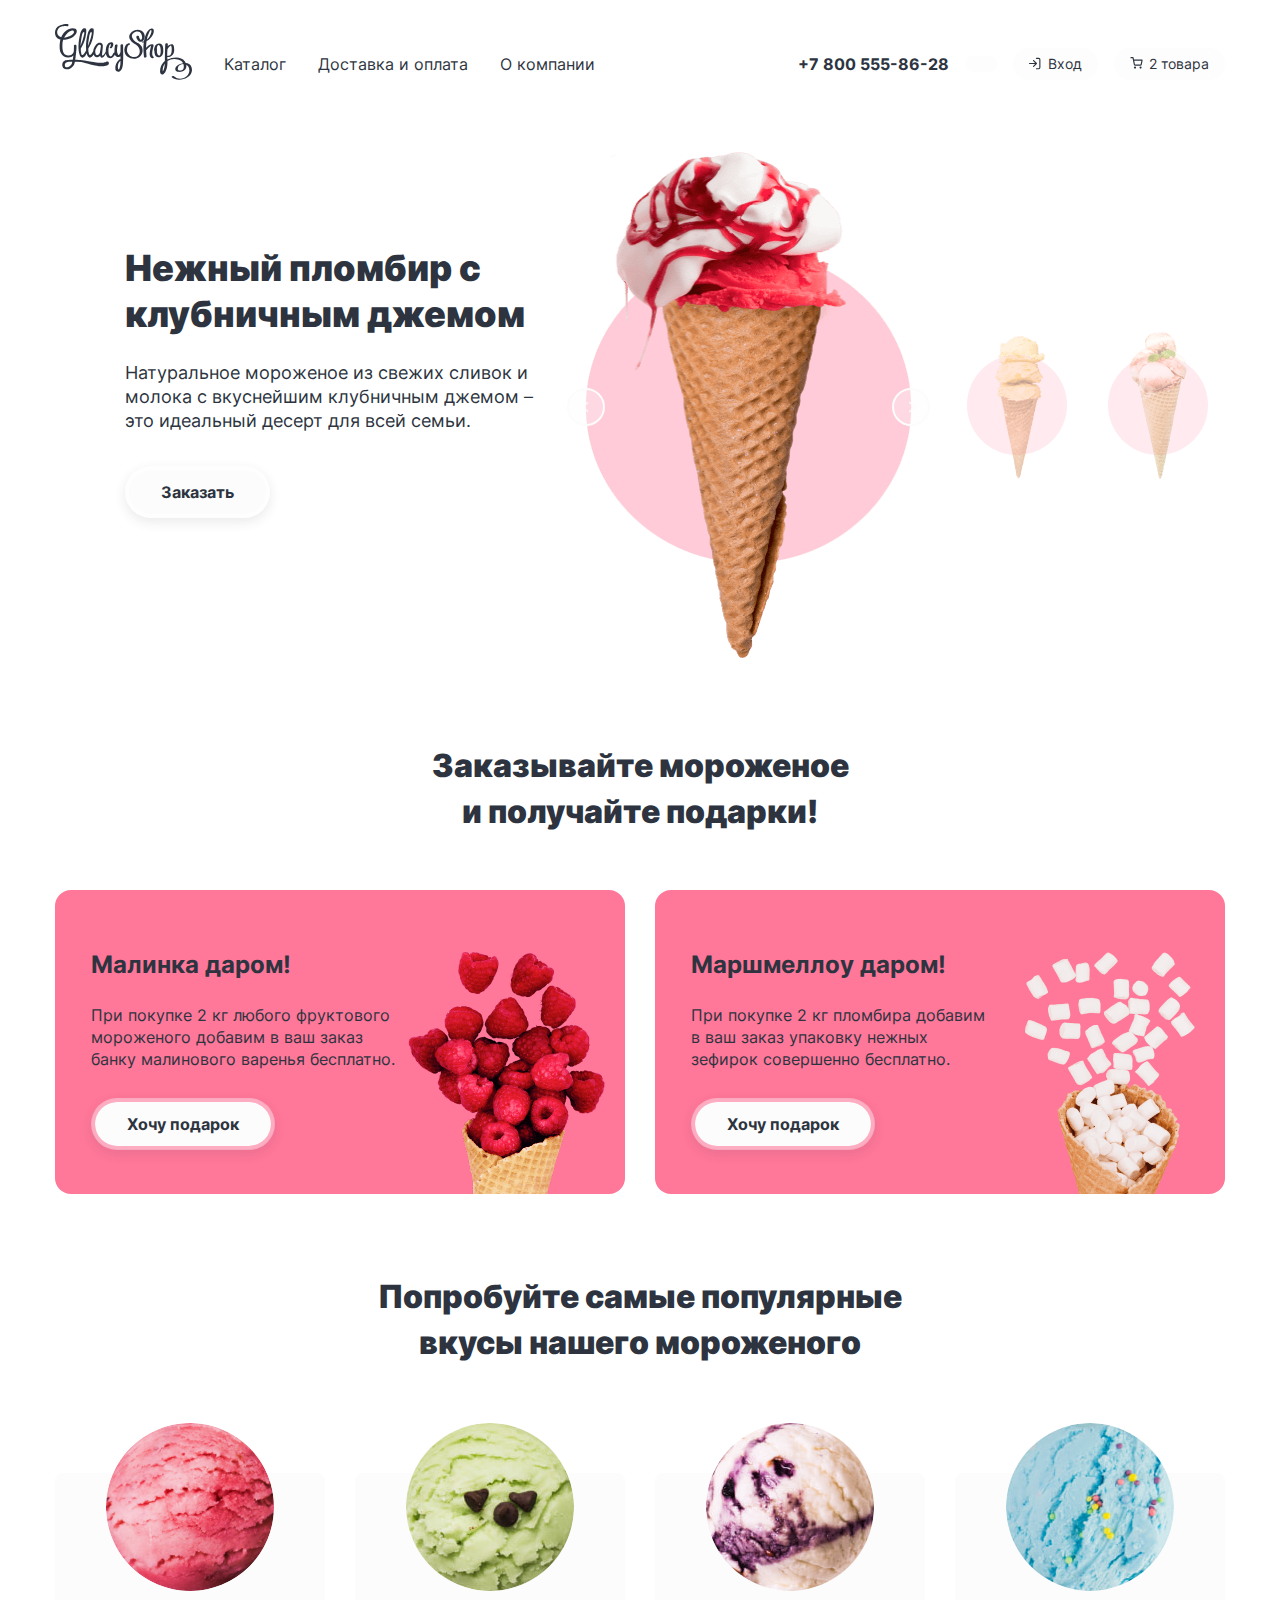
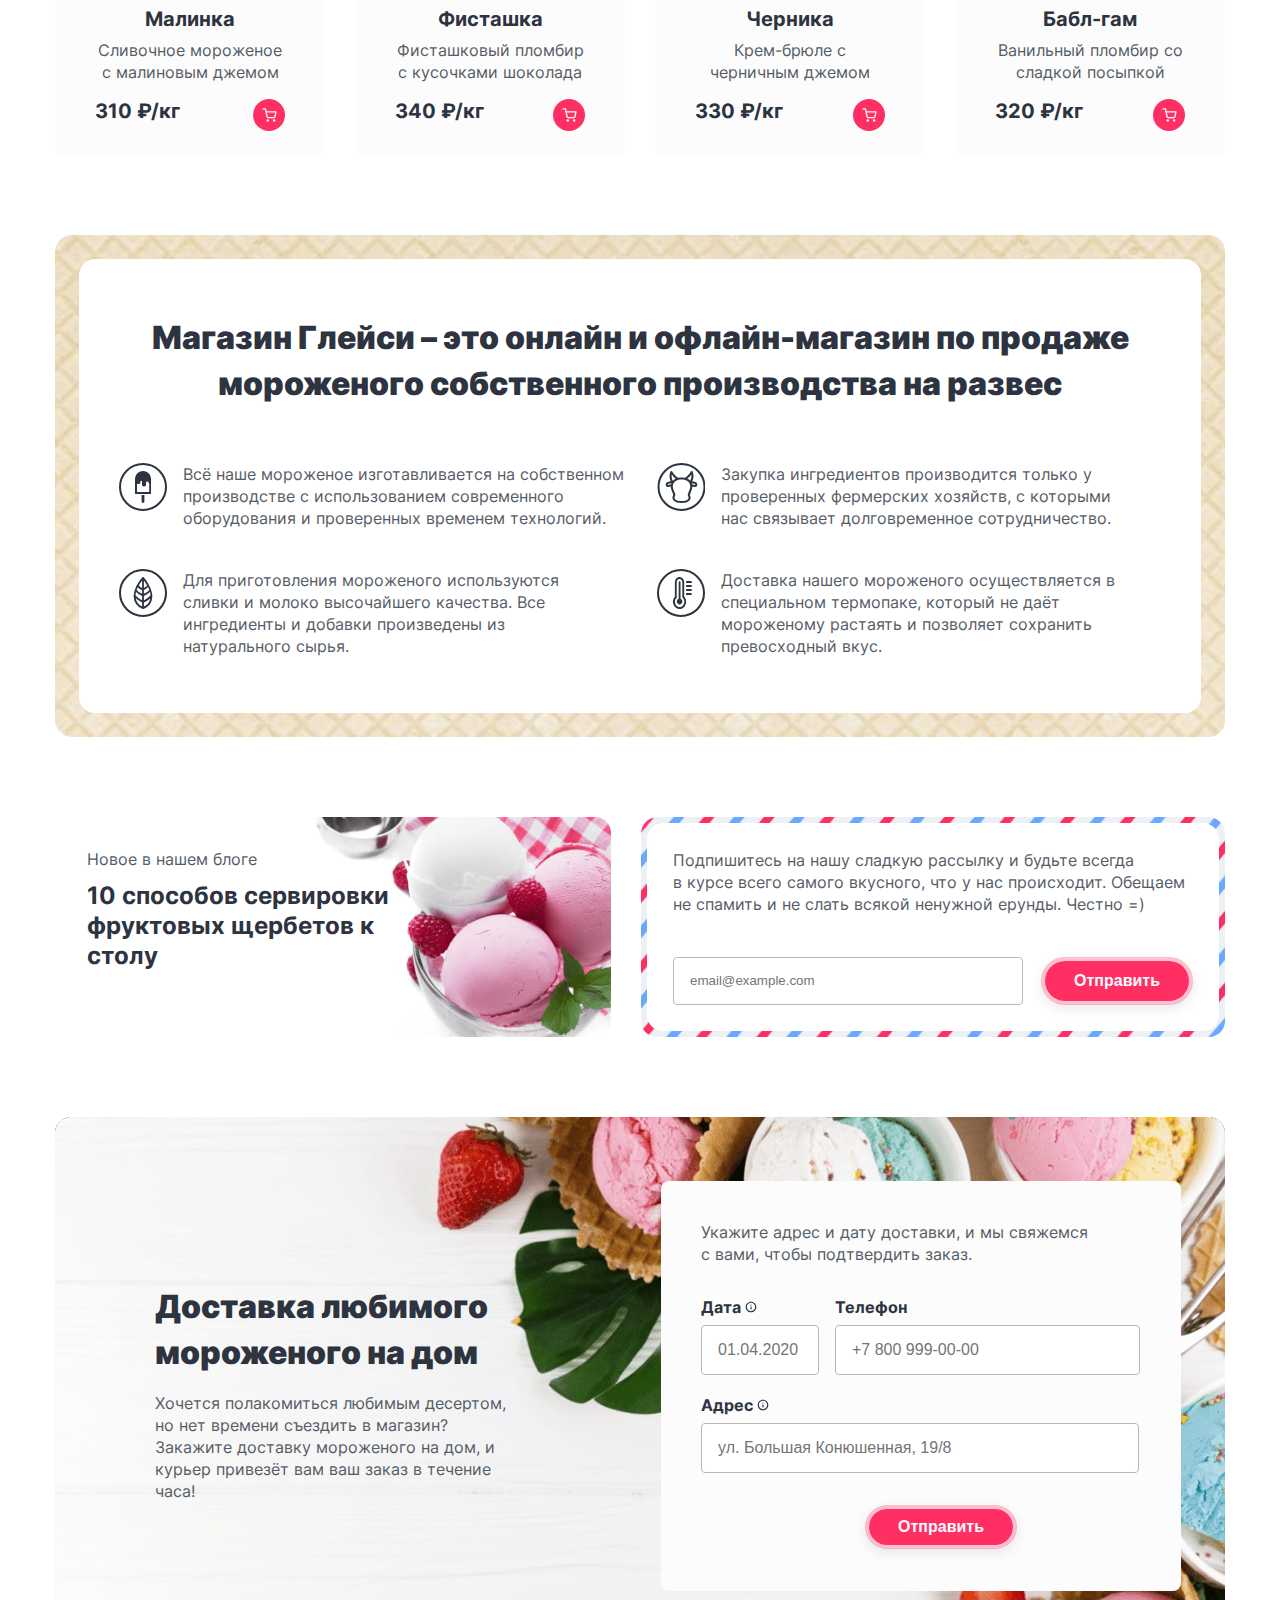
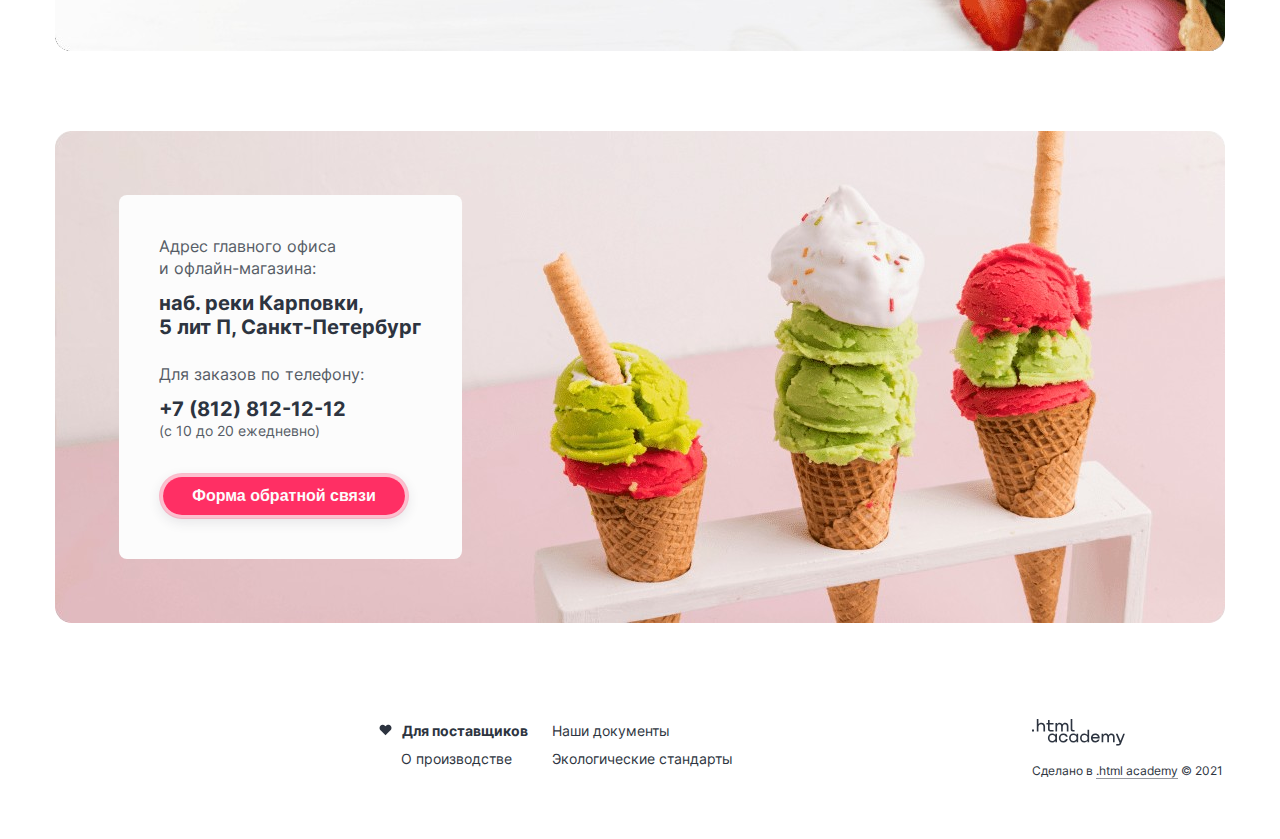
<file: 4/index.html>
<!DOCTYPE html>
<html lang="ru">
  <head>
    <meta charset="utf-8" />
    <title>HTML Academy: Глейси</title>
    <link rel="stylesheet" href="styles/styles.css" />
    <base href="https://htmlacademy-htmlcss.github.io/2162711-gllacy-36/4/">
</head>
  <body>
    <header class="page-header">
      <div class="page-header-container">
        <a class="logo-link" href="#">
          <img
            class="logo"
            src="images/logo.svg"
            width="137px"
            height="56px"
            alt="Логотип gllacy shop"
          />
        </a>
        <nav class="navigation">
          <ul class="navigation-list">
            <li class="navigation-item">
              <a class="navigation-link" href="catalog.html">Каталог</a>
            </li>
            <li class="navigation-item">
              <a class="navigation-link" href="#">Доставка и оплата</a>
            </li>
            <li class="navigation-item">
              <a class="navigation-link" href="#">О компании</a>
            </li>
          </ul>
          <ul class="navigation-user">
            <li class="navigation-item">
              <a class="contacts-phone" href="tel:88005558628"
                >+7 800 555-86-28</a
              >
            </li>
            <li class="navigation-user-item">
              <a class="navigation-link" href="#">
                <div class="search-icon"></div>
                <span class="visually-hidden">Поиск</span>
              </a>
            </li>
            <li class="navigation-user-item">
              <a class="navigation-login" href="#">
                <div class="login-icon"></div>
                <span class="navigation-user-text">Вход</span>
              </a>
            </li>
            <li class="navigation-user-item">
              <a class="navigation-basket" href="#">
                <div class="basket-icon"></div>
                <span class="navigation-user-text">2 товара</span>
              </a>
            </li>
          </ul>
        </nav>
      </div>
    </header>
    <main class="main-index">
      <div class="page-container">
        <h1 class="visually-hidden">gllacy shop</h1>
        <section class="preview-main">
          <div class="preview-container">
            <h2 class="preview-title">Нежный пломбир с клубничным джемом</h2>
            <ul class="preview-list">
              <li class="preview-item">
                <p class="preview-paragraph">
                  Натуральное мороженое из свежих сливок и молока с вкуснейшим
                  клубничным джемом – это идеальный десерт для всей семьи.
                </p>
              </li>
              <li class="preview-item">
                <a class="preview-link" href="#">Заказать</a>
              </li>
            </ul>
          </div>
          <ul class="gallery-list">
            <li class="gallery-item arrow-left-icon">
              <a class="gallery-link" href="#">
                <div class="arrow-left"></div>
                <span class="visually-hidden">Предыдущая страница</span>
              </a>
            </li>
            <li class="gallery-item">
              <img
                src="images/title/ice-cream-title.png"
                width="327px"
                height="507px"
                alt="Пломбир с клубничным джемом"
              />
            </li>
            <li class="gallery-item arrow-right-icon">
              <a class="gallery-link" href="#">
                <div class="arrow-right"></div>
                <span class="visually-hidden">Следующая страница</span>
              </a>
            </li>
            <li class="gallery-item creamy">
              <img
                src="images/title/slide-show-1.png"
                width="100px"
                height="150px"
                alt="Сливочное мороженое со вкусом банана"
              />
            </li>
            <li class="gallery-item caramel">
              <img
                src="images/title/slide-show-2.png"
                width="100px"
                height="150px"
                alt="Карамельный пломбир с маршмеллоу"
              />
            </li>
          </ul>
          <ul class="social-list">
            <li class="social-item-telegram">
              <a class="social-link" href="https://t.me/htmlacademy">
                <div class="telegram-icon"></div>
                <span class="visually-hidden">Телеграм</span>
              </a>
            </li>
            <li class="social-item">
              <a class="social-link" href="https://vk.com/htmlacademy">
                <div class="vk-icon"></div>
                <span class="visually-hidden">В контакте</span>
              </a>
            </li>
            <li class="social-item">
              <a
                class="social-link"
                href="https://www.youtube.com/user/htmlacademyru"
              >
                <div class="youtube-icon"></div>
                <span class="visually-hidden">youtube</span>
              </a>
            </li>
          </ul>
        </section>
        <section class="gift">
          <h2 class="gift-header">
            Заказывайте мороженое и получайте подарки!
          </h2>
          <ul class="gift-list">
            <li class="gift-item-raspberries">
              <h3 class="gif-title">Малинка даром!</h3>
              <p class="gift-paragraph">
                При покупке 2 кг любого фруктового мороженого добавим в ваш
                заказ банку малинового варенья бесплатно.
              </p>
              <a class="gift-link" href="#">Хочу подарок</a>
              <div class="raspberry-gift"></div>
            </li>
            <li class="gift-item-marshmallow">
              <h3 class="gif-title">Маршмеллоу даром!</h3>
              <p class="gift-paragraph">
                При покупке 2 кг пломбира добавим в ваш заказ упаковку нежных
                зефирок совершенно бесплатно.
              </p>
              <a class="gift-link" href="#">Хочу подарок</a>
              <div class="marshmallow-gift"></div>
            </li>
          </ul>
        </section>
        <section class="product">
          <h2 class="product-title">
            Попробуйте самые популярные вкусы нашего мороженого
          </h2>
          <ul class="product-list">
            <li class="product-card">
              <a class="product-card-link" href="product.html">
                <img
                  class="product-card-image"
                  src="images/catalog/catalog-raspberry.jpg"
                  width="168px"
                  height="168px"
                  alt="Сливочное мороженое с малиновым джемом"
                />
                <h3 class="product-card-title">Малинка</h3>
              </a>
              <p class="product-paragraph">
                Сливочное мороженое с малиновым джемом
              </p>
              <div class="product-card-container">
                <strong class="product-card-price">310 ₽/кг</strong>
                <a class="product-card-button button" href="#">
                  <div class="basket-red-icon"></div>
                  <span class="visually-hidden">Добавить в корзину</span>
                </a>
              </div>
            </li>
            <li class="product-card">
              <a class="product-card-link" href="product.html">
                <img
                  class="product-card-image"
                  src="images/catalog/catalog-pistachio.jpg"
                  width="168px"
                  height="168px"
                  alt="Фисташковый пломбир с кусочками шоколада"
                />
                <h3 class="product-card-title">Фисташка</h3>
              </a>
              <p class="product-paragraph">
                Фисташковый пломбир с кусочками шоколада
              </p>
              <div class="product-card-container">
                <strong class="product-card-price">340 ₽/кг</strong>
                <a class="product-card-button button" href="#">
                  <div class="basket-red-icon"></div>
                  <span class="visually-hidden">Добавить в корзину</span>
                </a>
              </div>
            </li>
            <li class="product-card">
              <a class="product-card-link" href="product.html">
                <img
                  class="product-card-image"
                  src="images/catalog/catalog-blueberry.jpg"
                  width="168px"
                  height="168px"
                  alt="Крем-брюле с черничным джемом"
                />
                <h3 class="product-card-title">Черника</h3>
              </a>
              <p class="product-paragraph">Крем-брюле с черничным джемом</p>
              <div class="product-card-container">
                <strong class="product-card-price">330 ₽/кг</strong>
                <a class="product-card-button button" href="#">
                  <div class="basket-red-icon"></div>
                  <span class="visually-hidden">Добавить в корзину</span>
                </a>
              </div>
            </li>
            <li class="product-card">
              <a class="product-card-link" href="product.html">
                <img
                  class="product-card-image"
                  src="images/catalog/catalog-bubble-gum.jpg"
                  width="168px"
                  height="168px"
                  alt="Ванильный пломбир бабл-гам со сладкой посыпкой"
                />
                <h3 class="product-card-title">Бабл-гам</h3>
              </a>
              <p class="product-paragraph">
                Ванильный пломбир со сладкой посыпкой
              </p>
              <div class="product-card-container">
                <strong class="product-card-price">320 ₽/кг</strong>
                <a class="product-card-button button" href="#">
                  <div class="basket-red-icon"></div>
                  <span class="visually-hidden">Добавить в корзину</span>
                </a>
              </div>
            </li>
          </ul>
        </section>
        <section>
          <div class="about">
            <div class="about-container">
              <h2>
                Магазин Глейси – это онлайн и офлайн-магазин по продаже
                мороженого собственного производства на развес
              </h2>
              <ul class="about-list">
                <li class="about-item">
                  <div class="ice-cream"></div>
                  <p class="ice-cream-paragraph">
                    Всё наше мороженое изготавливается на собственном
                    производстве с использованием современного оборудования и
                    проверенных временем технологий.
                  </p>
                </li>
                <li class="about-item">
                  <div class="cow"></div>
                  <p class="cow-paragraph">
                    Закупка ингредиентов производится только у проверенных
                    фермерских хозяйств, с которыми нас связывает долговременное
                    сотрудничество.
                  </p>
                </li>
                <li class="about-item">
                  <div class="leaf"></div>
                  <p class="leaf-paragraph">
                    Для приготовления мороженого используются сливки и молоко
                    высочайшего качества. Все ингредиенты и добавки произведены
                    из натурального сырья.
                  </p>
                </li>
                <li class="about-item">
                  <div class="thermometer"></div>
                  <p class="thermometer-paragraph">
                    Доставка нашего мороженого осуществляется в специальном
                    термопаке, который не даёт мороженому растаять и позволяет
                    сохранить превосходный вкус.
                  </p>
                </li>
              </ul>
            </div>
          </div>
        </section>
        <div class="blog-news">
          <article class="blog">
            <h2 class="visually-hidden">Блог</h2>
            <p class="blog-paragraph">Новое в нашем блоге</p>
            <a class="blog-link" href="#">
              <h3>10 способов сервировки фруктовых щербетов к столу</h3>
            </a>
          </article>
          <section>
            <div class="newsletter">
              <div class="newsletter-container">
                <p class="newsletter-paragraph">
                  Подпишитесь на нашу сладкую рассылку и будьте всегда<br />
                  в курсе всего самого вкусного, что у нас происходит.
                  Обещаем<br />
                  не спамить и не слать всякой ненужной ерунды. Честно =)
                </p>
                <form
                  class="newsletter-form"
                  action="https://echo.htmlacademy.ru/"
                  method="post"
                >
                  <div class="newsletter-form-container">
                    <input
                      class="newsletter-input"
                      type="email"
                      placeholder="email@example.com"
                    />
                    <button class="button newsletter-button" type="submit">
                      Отправить
                    </button>
                  </div>
                </form>
              </div>
            </div>
          </section>
        </div>
        <section class="delivery">
          <div class="delivery-text">
            <h2 class="delivery-title">Доставка любимого мороженого на дом</h2>
            <p class="delivery-paragraph">
              Хочется полакомиться любимым десертом,<br />
              но нет времени съездить в магазин? Закажите доставку мороженого на
              дом, и курьер привезёт вам ваш заказ в течение часа!
            </p>
          </div>
          <form
            class="delivery-form-container"
            action="https://echo.htmlacademy.ru/"
            method="post"
          >
            <p class="delivery-form-paragraph">
              Укажите адрес и дату доставки, и мы свяжемся<br />
              с вами, чтобы подтвердить заказ.
            </p>
            <div class="date-phone">
              <div class="date-container">
                <label class="delivery-label-date">
                  <div class="date-icon">
                    Дата
                    <div class="info-icon"></div>
                  </div>
                  <input
                    class="date-input delivery-input"
                    type="text"
                    placeholder="01.04.2020"
                  />
                </label>
              </div>
              <label class="delivery-label-phone">
                <div class="phone-container">
                  Телефон
                  <input
                    class="phone-input delivery-input"
                    type="tel"
                    placeholder="+7 800 999-00-00"
                  />
                </div>
              </label>
            </div>
            <label class="delivery-label-address">
              <div class="address-container">
                Адрес
                <div class="info-icon"></div>
              </div>
              <input
                class="address-input delivery-input"
                type="text"
                placeholder="ул. Большая Конюшенная, 19/8"
              />
            </label>
            <button class="button delivery-button" type="submit">
              Отправить
            </button>
          </form>
        </section>
        <section class="info">
          <h2 class="visually-hidden">Обратная связь</h2>
          <div class="info-container">
            <ul class="info-list">
              <li class="info-item">
                <p class="info-item-address">
                  Адрес главного офиса<br />
                  и офлайн-магазина:
                </p>
              </li>
              <li class="info-item">
                <strong class="info-strong"
                  >наб. реки Карповки,<br />
                  5 лит П, Санкт-Петербург</strong
                >
              </li>
              <li class="info-item">
                <p class="info-item-paragraph">Для заказов по телефону:</p>
              </li>
              <li class="info-item">
                <strong class="info-contacts">+7 (812) 812-12-12</strong>
              </li>
              <li class="info-item">
                <p class="work-time">(с 10 до 20 ежедневно)</p>
              </li>
              <li class="info-item">
                <button class="button info-button" type="button">
                  Форма обратной связи
                </button>
              </li>
            </ul>
          </div>
        </section>
      </div>
    </main>
    <footer class="page-footer">
      <div class="page-footer-container">
        <nav class="social">
          <ul class="social-list-footer">
            <li class="social-item-telegram">
              <a class="social-link" href="https://t.me/htmlacademy">
                <div class="telegram-icon"></div>
                <span class="visually-hidden">Телеграм</span>
              </a>
            </li>
            <li class="social-item">
              <a class="social-link" href="https://vk.com/htmlacademy">
                <div class="vk-icon"></div>
                <span class="visually-hidden">В контакте</span>
              </a>
            </li>
            <li class="social-item">
              <a
                class="social-link"
                href="https://www.youtube.com/user/htmlacademyru"
              >
                <div class="youtube-icon"></div>
                <span class="visually-hidden">youtube</span>
              </a>
            </li>
          </ul>
        </nav>
        <nav class="copyright">
          <ul class="copyright-list">
            <li class="copyright-item suppliers-item">
              <img
                class="suppliers-image"
                src="images/icon/heart.svg"
                width="13px"
                height="12px"
                alt="сердце"
              />
              <a class="copyright-link suppliers" href="#">Для поставщиков</a>
            </li>
            <li class="copyright-item documentation-item">
              <a class="copyright-link" href="#">Наши документы</a>
            </li>
            <li class="copyright-item production-item">
              <a class="copyright-link" href="#">О производстве</a>
            </li>
            <li class="copyright-item standards-item">
              <a class="copyright-link" href="#">Экологические стандарты</a>
            </li>
          </ul>
        </nav>
        <div class="information">
          <ul class="information-list">
            <li class="information-item">
              <a class="information-link" href="https://htmlacademy.ru">
                <img
                  src="images/logo_htmlacademy.svg"
                  width="93px"
                  height="27px"
                  alt="Логотип html academy."
                />
              </a>
            </li>
            <li class="information-item">
              <p class="information-paragraph">
                Сделано в <span class="underline">.html academy</span> © 2021
              </p>
            </li>
          </ul>
        </div>
      </div>
    </footer>
  </body>
</html>
</file>
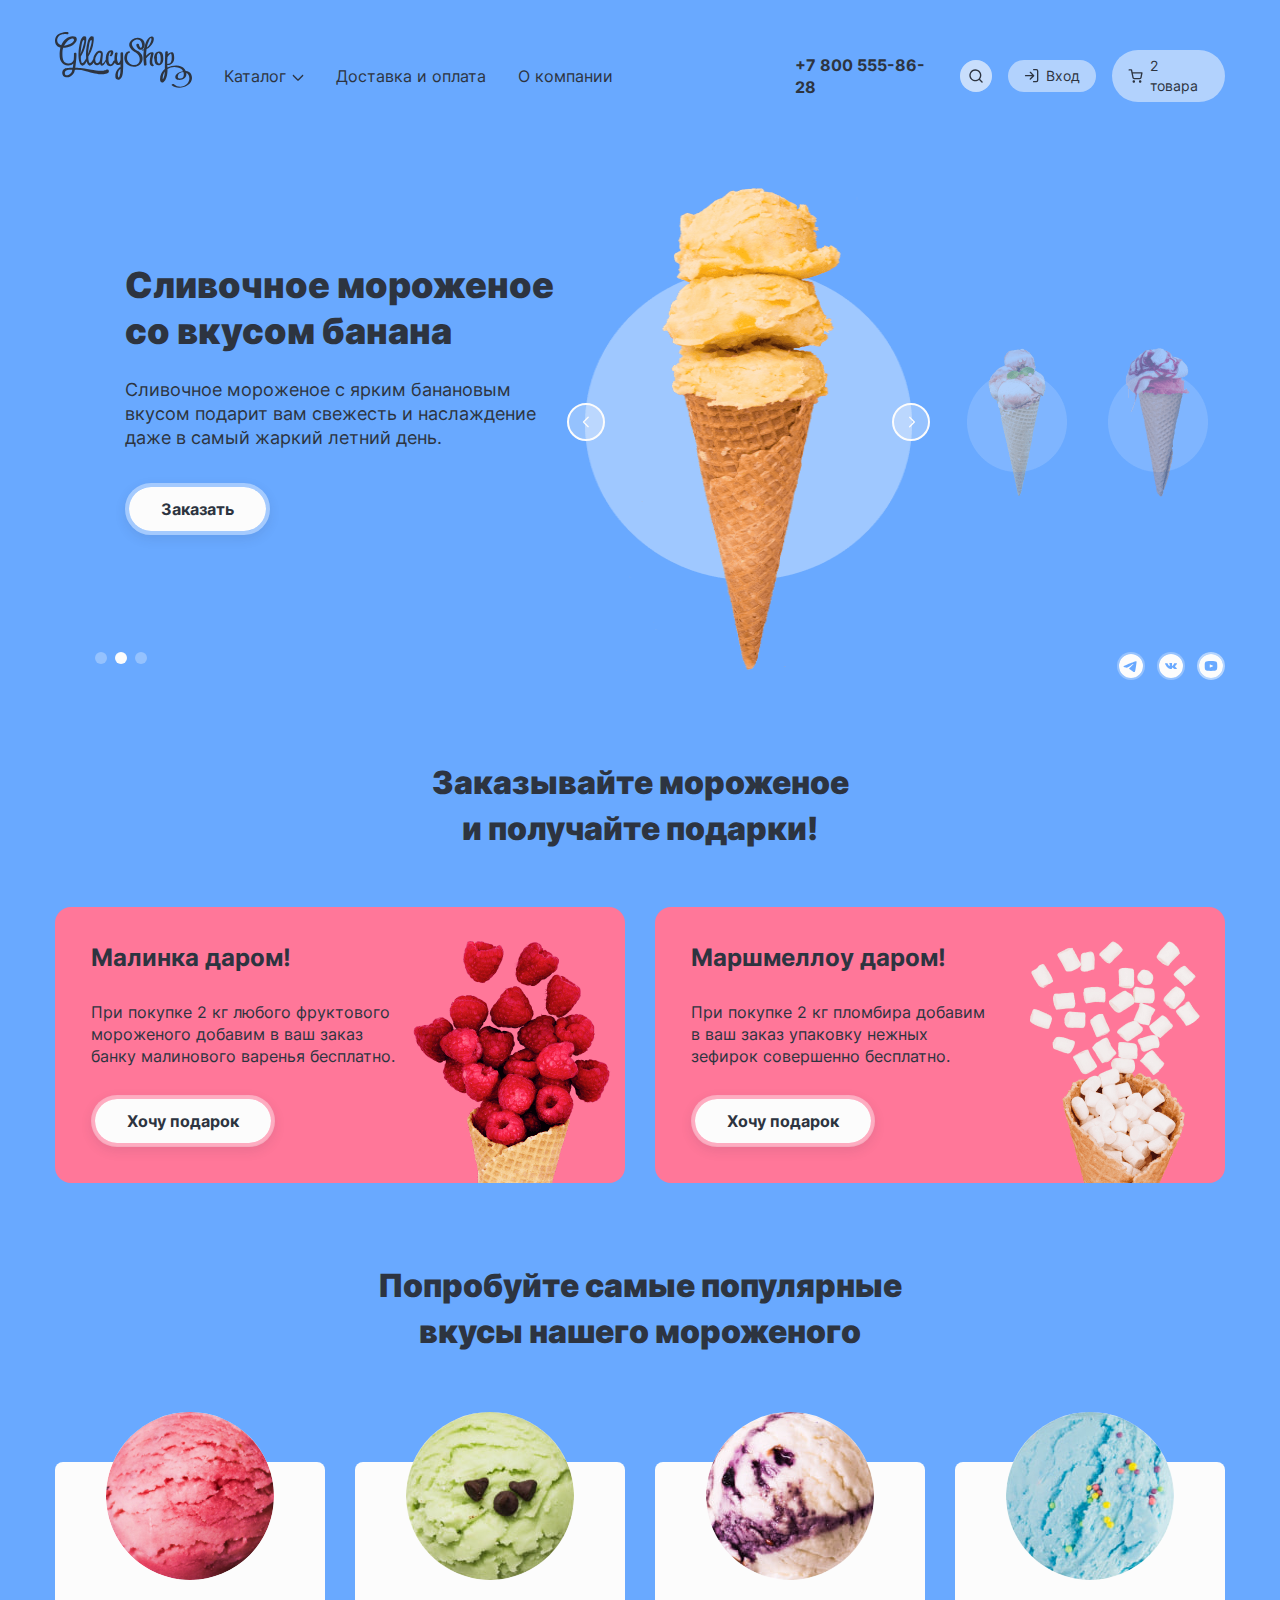
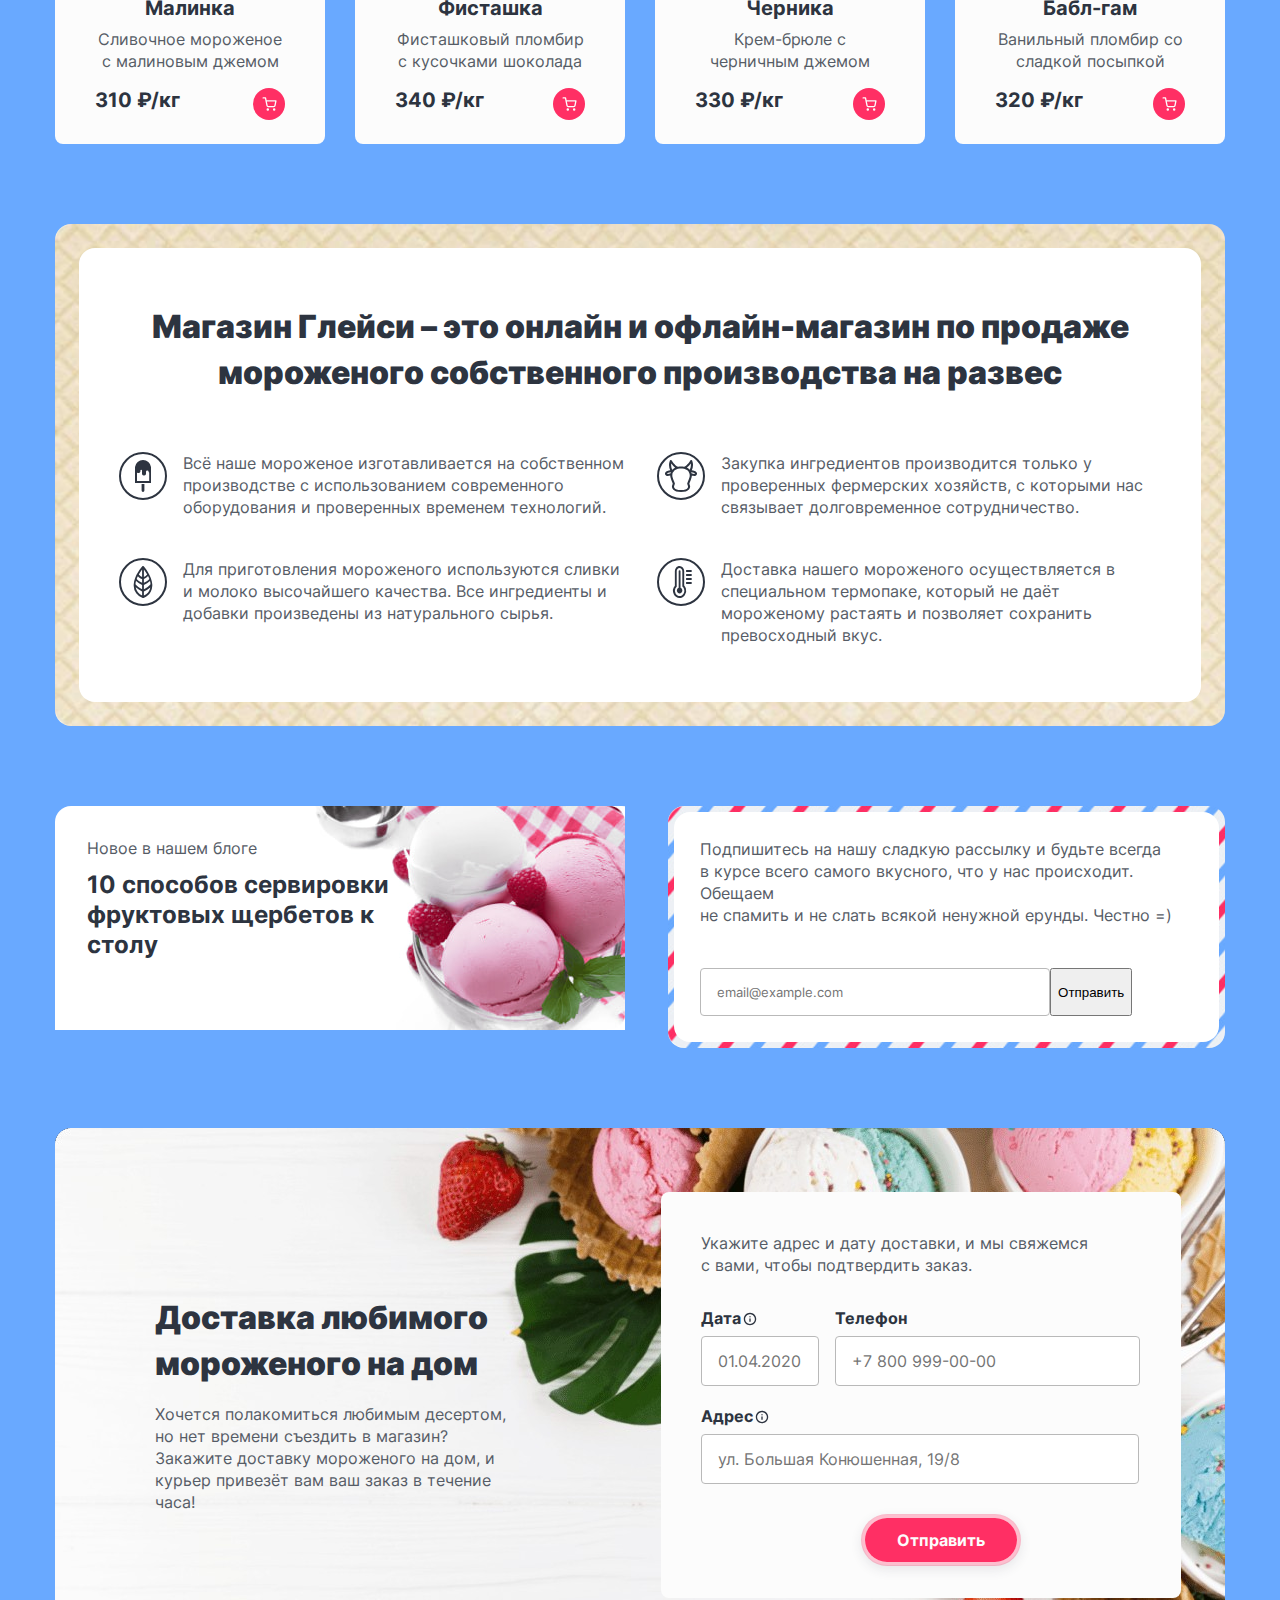
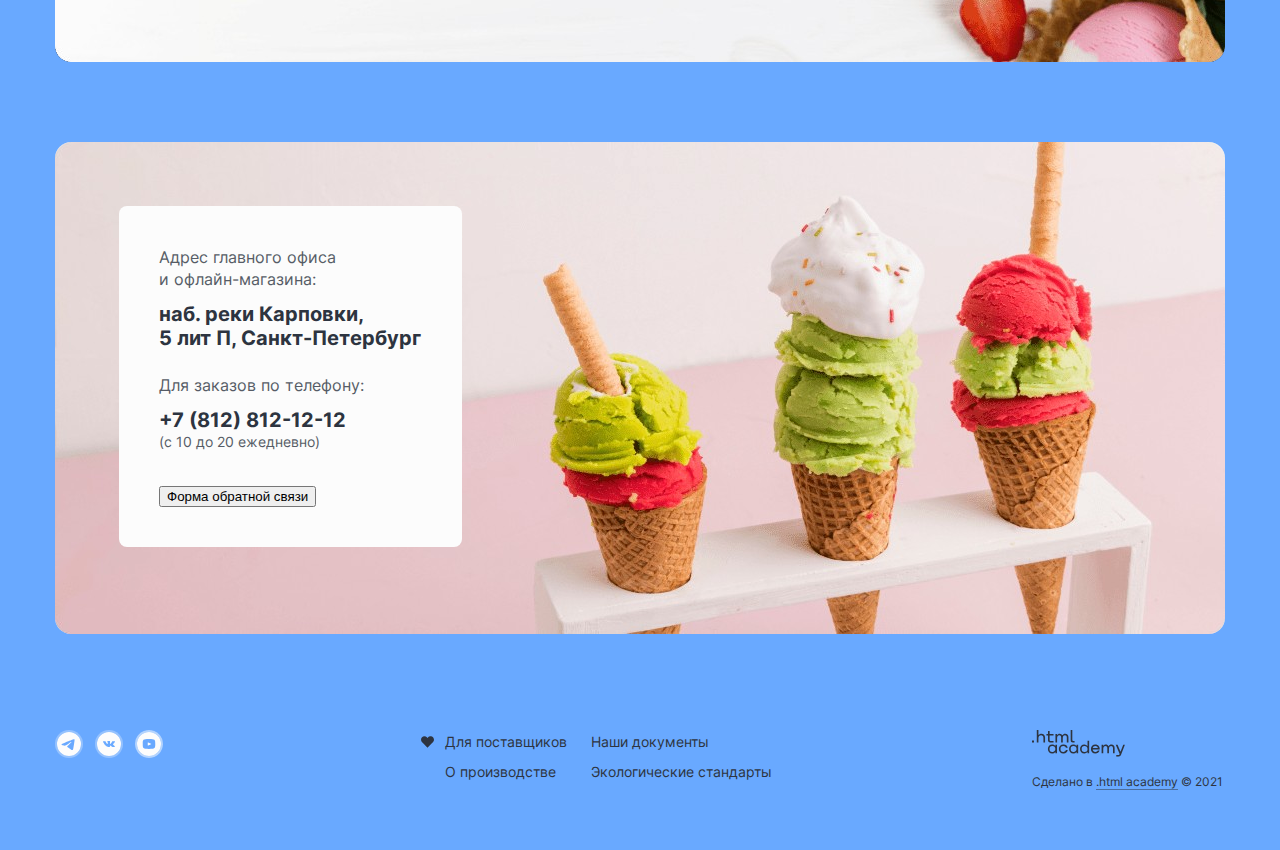
<file: blue.html>
<!DOCTYPE html>
<html lang="ru">
  <head>
    <meta charset="utf-8" />
    <title>HTML Academy: Глейси</title>
    <link rel="stylesheet" href="styles/styles.css" />
    <link rel="icon" sizes="16x16" href="favicon.ico" />
    <link rel="icon" type="image/png" href="images/icon/favicon.png" />
  </head>
  <body class="blue-body">
    <header class="page-header">
      <div class="page-header-container">
        <a class="logo-link" href="index.html">
          <img
            class="logo"
            src="images/logo.svg"
            width="137px"
            height="56px"
            alt="Логотип gllacy shop."
          />
        </a>
        <nav class="navigation">
          <ul class="navigation-list">
            <li class="navigation-item">
              <a class="navigation-link header-link" href="catalog.html"
                >Каталог</a
              >
              <div class="popover popover-catalog">
                <button class="catalog-close-button" type="button">
                  Каталог
                  <span class="visually-hidden">Закрыть</span>
                </button>
                <div class="popover-content">
                  <ul class="popover-catalog-list">
                    <li class="popover-catalog-item">
                      <a class="popover-catalog-link strong-link" href="#"
                        >Новинки</a
                      >
                    </li>
                    <li>
                      <span class="catalog-line"></span>
                    </li>
                    <li class="popover-catalog-item">
                      <a class="popover-catalog-link" href="#">Сливочное</a>
                    </li>
                    <li class="popover-catalog-item">
                      <a class="popover-catalog-link" href="#">Щербеты</a>
                    </li>
                    <li class="popover-catalog-item">
                      <a class="popover-catalog-link" href="#">Фруктовый лед</a>
                    </li>
                    <li class="popover-catalog-item">
                      <a class="popover-catalog-link" href="#">Мелорин</a>
                    </li>
                  </ul>
                </div>
              </div>
            </li>
            <li class="navigation-item">
              <a class="navigation-link" href="#">Доставка и оплата</a>
            </li>
            <li class="navigation-item">
              <a class="navigation-link" href="#">О компании</a>
            </li>
          </ul>
          <ul class="navigation-user">
            <li class="navigation-item-phone">
              <a class="contacts-phone" href="tel:88005558628"
                >+7 800 555-86-28</a
              >
            </li>
            <li class="navigation-user-item">
              <a class="search-link" href="#">
                <span class="visually-hidden">Поиск</span>
              </a>
              <div class="popover popover-search">
                <button class="search-close-button" type="button">
                  <span class="visually-hidden">Закрыть</span>
                </button>
                <div class="popover-content">
                  <h2 class="visually-hidden">Поиск по сайту</h2>
                  <form
                    class="popover-login-form"
                    action="https://echo.htmlacademy.ru/"
                    method="get"
                  >
                    <input
                      class="popover-search-input popover-input"
                      type="text"
                      placeholder="Поиск по сайту"
                    />
                  </form>
                </div>
              </div>
            </li>
            <li class="navigation-user-item">
              <a class="navigation-login" href="#">
                <svg
                  class="login-icon"
                  aria-hidden="true"
                  focusable="false"
                  xmlns="http://www.w3.org/2000/svg"
                  width="16"
                  height="16"
                  fill="none"
                  viewBox="0 0 16 16"
                >
                  <path
                    fill="#2D3440"
                    fill-rule="evenodd"
                    d="M9 1.67c0-.37.3-.67.67-.67h2.66a2 2 0 0 1 2 2v9.33a2 2 0 0 1-2 2H9.67a.67.67 0 1 1 0-1.33h2.66a.67.67 0 0 0 .67-.67V3a.67.67 0 0 0-.67-.67H9.67A.67.67 0 0 1 9 1.67Zm-3.14 2.2a.67.67 0 0 1 .94 0l3.33 3.32a.69.69 0 0 1 .13.18.66.66 0 0 1-.13.77L6.8 11.47a.67.67 0 1 1-.94-.94l2.2-2.2h-6.4a.67.67 0 1 1 0-1.33h6.4l-2.2-2.2a.67.67 0 0 1 0-.94Z"
                    clip-rule="evenodd"
                  />
                </svg>
                <span class="navigation-user-text">Вход</span>
              </a>
              <div class="popover popover-login">
                <button class="login-close-button" type="button">
                  Вход
                  <span class="visually-hidden">Закрыть</span>
                </button>
                <div class="popover-content">
                  <h2 class="popover-title">Личный кабинет</h2>
                  <form
                    class="popover-login-form"
                    action="https://echo.htmlacademy.ru/"
                    method="get"
                  >
                    <input
                      class="popover-login-input popover-input"
                      type="text"
                      value="email@example.com"
                    />
                    <input
                      class="popover-login-input popover-input"
                      type="password"
                      value="123456"
                    />
                    <div class="popover-login-container">
                      <button
                        class="additional-button popover-login-button"
                        type="submit"
                      >
                        Войти
                      </button>
                      <div class="popover-link-container">
                        <a class="popover-login-link" href="#"
                          >Забыли пароль?</a
                        >
                        <a class="popover-login-link" href="#">Регистрация</a>
                      </div>
                    </div>
                  </form>
                </div>
              </div>
            </li>
            <li class="navigation-user-item">
              <a class="popover-closed popover-active" href="#">
                <svg
                  class="basket-icon"
                  aria-hidden="true"
                  focusable="false"
                  xmlns="http://www.w3.org/2000/svg"
                  width="16"
                  height="16"
                  fill="none"
                  viewBox="0 0 16 16"
                >
                  <path
                    fill-rule="evenodd"
                    d="M1.1667 1.25a.6667.6667 0 0 0 0 1.3333h1.7712l.4675 2.3354a.664.664 0 0 0 .0106.0531l.9674 4.8333.0001.0006a1.8254 1.8254 0 0 0 1.8183 1.4691h5.6207a1.8256 1.8256 0 0 0 1.8185-1.4697l.001-.005.9271-4.8614a.6669.6669 0 0 0-.6549-.7915H4.6107l-.4726-2.3614a.6667.6667 0 0 0-.6537-.5358H1.1667ZM5.691 9.5444l-.8134-4.0639h8.2308l-.7756 4.0669a.4923.4923 0 0 1-.4918.3942v-.0001H6.1962v-.0001l-.0128.0002a.4922.4922 0 0 1-.4922-.3962l-.0002-.001Zm-1.1336 3.961c0-.6879.5577-1.2457 1.2457-1.2457.688 0 1.2457.5578 1.2457 1.2457 0 .688-.5577 1.2457-1.2457 1.2457-.688 0-1.2457-.5577-1.2457-1.2457Zm6.3733 0c0-.6879.5577-1.2457 1.2457-1.2457.688 0 1.2457.5578 1.2457 1.2457 0 .688-.5577 1.2457-1.2457 1.2457-.688 0-1.2457-.5577-1.2457-1.2457Z"
                    clip-rule="evenodd"
                  />
                </svg>
                <span class="navigation-user-text">2 товара</span>
              </a>
              <div class="popover popover-cart">
                <button class="popover-close-button button-light" type="button">
                  2 товара
                  <span class="visually-hidden">Закрыть</span>
                </button>
                <div class="popover-content">
                  <h2 class="popover-title">Корзина</h2>
                  <ul class="popover-content-list">
                    <li class="popover-content-item">
                      <img
                        class="popover-image"
                        src="images/catalog/catalog-raspberry.jpg"
                        width="46px"
                        height="46px"
                        alt="малиновое мороженое."
                      />
                      <div class="popover-text-container">
                        <h3 class="popover-content-title">Малинка</h3>
                        <p class="popover-content-paragraph">1 кг х 310 ₽</p>
                      </div>
                      <strong class="popover-price">310 ₽</strong>
                      <button class="popover-button"></button>
                    </li>
                    <li class="popover-content-item">
                      <img
                        class="popover-image"
                        src="images/catalog/catalog-bubble-gum.jpg"
                        width="46px"
                        height="46px"
                        alt="мороженое со вкусом бабл-гам."
                      />
                      <div class="popover-text-container">
                        <h3 class="popover-content-title">Бабл-гам</h3>
                        <p class="popover-content-paragraph">1,5 кг х 320 ₽</p>
                      </div>
                      <strong class="popover-price">480 ₽</strong>
                      <button class="popover-button"></button>
                    </li>
                  </ul>
                  <form
                    class="popover-form"
                    action="https://echo.htmlacademy.ru/"
                    method="get"
                  >
                    <button class="additional-button" type="submit">
                      Оформить заказ
                    </button>
                    <label class="popover-label">
                      Итого:
                      <input class="cart-input" type="number" value="790" />
                      ₽
                    </label>
                  </form>
                </div>
              </div>
              <div class="popover-cart-empty popover">
                <h2 class="popover-empty-title">Ваша корзина пока пуста</h2>
                <button class="popover-close-button button-empty" type="button">
                  Нет товаров
                  <span class="visually-hidden">Закрыть</span>
                </button>
              </div>
            </li>
          </ul>
        </nav>
      </div>
    </header>
    <main class="main-index main-container">
      <div class="page-container">
        <h1 class="visually-hidden">gllacy shop</h1>
        <section class="preview-main">
          <div class="preview-container">
            <h2 class="preview-title">Сливочное мороженое со вкусом банана</h2>
            <ul class="preview-list">
              <li class="preview-item">
                <p class="preview-paragraph">
                  Сливочное мороженое с ярким банановым вкусом подарит вам
                  свежесть и наслаждение даже в самый жаркий летний день.
                </p>
              </li>
              <li class="preview-item">
                <a class="main-button" href="#">Заказать</a>
              </li>
            </ul>
          </div>
          <ul class="gallery-list">
            <li class="gallery-item arrow-left-icon">
              <a class="gallery-link" href="index.html">
                <svg
                  class="arrow-left"
                  aria-hidden="true"
                  focusable="false"
                  xmlns="http://www.w3.org/2000/svg"
                  width="16"
                  height="16"
                  fill="none"
                  viewBox="0 0 16 16"
                >
                  <path
                    fill-rule="evenodd"
                    d="M9.7104 13.1352a.665.665 0 0 0 .9405-.9404L6.4496 7.9935l4.2013-4.2013a.665.665 0 0 0-.9404-.9405L5.0418 7.5205l-.0029.0028a.665.665 0 0 0 0 .9404l4.6715 4.6715Z"
                    clip-rule="evenodd"
                  />
                </svg>
                <span class="visually-hidden">Предыдущая страница</span>
              </a>
            </li>
            <li class="gallery-item">
              <img
                src="images/title/blue/ice-cream-blue.png"
                width="327px"
                height="507px"
                alt="Сливочное мороженое со вкусом банана."
              />
            </li>
            <li class="gallery-item arrow-right-icon">
              <a class="gallery-link" href="yellow.html">
                <svg
                  class="arrow-right"
                  aria-hidden="true"
                  focusable="false"
                  xmlns="http://www.w3.org/2000/svg"
                  width="16"
                  height="16"
                  fill="none"
                  viewBox="0 0 16 16"
                >
                  <path
                    fill-rule="evenodd"
                    d="M7.1353 2.8647a.665.665 0 1 0-.9405.9404l4.2013 4.2013-4.2013 4.2013a.665.665 0 0 0 .9404.9405l4.6687-4.6687.0029-.0028a.665.665 0 0 0 0-.9405L7.1353 2.8647Z"
                    clip-rule="evenodd"
                  />
                </svg>
                <span class="visually-hidden">Следующая страница</span>
              </a>
            </li>
            <li class="gallery-item creamy">
              <img
                src="images/title/blue/slide-show-blue.png"
                width="100px"
                height="150px"
                alt="Карамельный пломбир с маршмеллоу."
              />
            </li>
            <li class="gallery-item caramel">
              <img
                src="images/title/blue/slide-show-blue-one.png"
                width="100px"
                height="150px"
                alt="Пломбир с клубничным джемом."
              />
            </li>
          </ul>
          <ul class="page-list">
            <li>
              <a class="page-item" href="index.html"></a>
            </li>
            <li>
              <a class="selected" href="#"></a>
            </li>
            <li>
              <a class="page-item" href="yellow.html"></a>
            </li>
          </ul>
          <ul class="social-list">
            <li class="social-item-telegram">
              <a class="social-link telegram" href="https://t.me/htmlacademy">
                <span class="visually-hidden">Телеграм</span>
              </a>
            </li>
            <li class="social-item">
              <a
                class="social-link vkontakte"
                href="https://vk.com/htmlacademy"
              >
                <span class="visually-hidden">В контакте</span>
              </a>
            </li>
            <li class="social-item">
              <a
                class="social-link youtube"
                href="https://www.youtube.com/user/htmlacademyru"
              >
                <span class="visually-hidden">youtube</span>
              </a>
            </li>
          </ul>
        </section>
        <section class="gift">
          <h2 class="gift-header">
            Заказывайте мороженое и получайте подарки!
          </h2>
          <ul class="gift-list">
            <li class="gift-item-raspberries">
              <h3 class="gift-title">Малинка даром!</h3>
              <p class="gift-paragraph">
                При покупке 2 кг любого фруктового мороженого добавим в ваш
                заказ банку малинового варенья бесплатно.
              </p>
              <a class="main-button" href="#">Хочу подарок</a>
            </li>
            <li class="gift-item-marshmallow">
              <h3 class="gift-title">Маршмеллоу даром!</h3>
              <p class="gift-paragraph">
                При покупке 2 кг пломбира добавим<br />
                в ваш заказ упаковку нежных зефирок совершенно бесплатно.
              </p>
              <a class="main-button" href="#">Хочу подарок</a>
            </li>
          </ul>
        </section>
        <section class="product">
          <h2 class="product-title">
            Попробуйте самые популярные вкусы нашего мороженого
          </h2>
          <ul class="product-list">
            <li class="product-card">
              <a class="product-card-link" href="product.html">
                <img
                  class="product-card-image"
                  src="images/catalog/catalog-raspberry.jpg"
                  width="168px"
                  height="168px"
                  alt="Сливочное мороженое с малиновым джемом."
                />
                <h3 class="product-card-title">Малинка</h3>
              </a>
              <p class="product-paragraph">
                Сливочное мороженое с малиновым джемом
              </p>
              <div class="product-card-container">
                <strong class="product-card-price">310 ₽/кг</strong>
                <a class="product-card-button button" href="#">
                  <span class="visually-hidden">Добавить в корзину</span>
                </a>
              </div>
            </li>
            <li class="product-card">
              <a class="product-card-link" href="product.html">
                <img
                  class="product-card-image"
                  src="images/catalog/catalog-pistachio.jpg"
                  width="168px"
                  height="168px"
                  alt="Фисташковый пломбир с кусочками шоколада."
                />
                <h3 class="product-card-title">Фисташка</h3>
              </a>
              <p class="product-paragraph">
                Фисташковый пломбир с кусочками шоколада
              </p>
              <div class="product-card-container">
                <strong class="product-card-price">340 ₽/кг</strong>
                <a class="product-card-button button" href="#">
                  <span class="visually-hidden">Добавить в корзину</span>
                </a>
              </div>
            </li>
            <li class="product-card">
              <a class="product-card-link" href="product.html">
                <img
                  class="product-card-image"
                  src="images/catalog/catalog-blueberry.jpg"
                  width="168px"
                  height="168px"
                  alt="Крем-брюле с черничным джемом."
                />
                <h3 class="product-card-title">Черника</h3>
              </a>
              <p class="product-paragraph">Крем-брюле с черничным джемом</p>
              <div class="product-card-container">
                <strong class="product-card-price">330 ₽/кг</strong>
                <a class="product-card-button button" href="#">
                  <span class="visually-hidden">Добавить в корзину</span>
                </a>
              </div>
            </li>
            <li class="product-card">
              <a class="product-card-link" href="product.html">
                <img
                  class="product-card-image"
                  src="images/catalog/catalog-bubble-gum.jpg"
                  width="168px"
                  height="168px"
                  alt="Ванильный пломбир бабл-гам со сладкой посыпкой."
                />
                <h3 class="product-card-title">Бабл-гам</h3>
              </a>
              <p class="product-paragraph">
                Ванильный пломбир со сладкой посыпкой
              </p>
              <div class="product-card-container">
                <strong class="product-card-price">320 ₽/кг</strong>
                <a class="product-card-button button" href="#">
                  <span class="visually-hidden">Добавить в корзину</span>
                </a>
              </div>
            </li>
          </ul>
        </section>
        <section>
          <div class="about">
            <div class="about-container">
              <h2>
                Магазин Глейси – это онлайн и офлайн-магазин по продаже
                мороженого собственного производства на развес
              </h2>
              <ul class="about-list">
                <li class="about-item">
                  <div class="ice-cream"></div>
                  <p class="ice-cream-paragraph">
                    Всё наше мороженое изготавливается на собственном
                    производстве с использованием современного оборудования и
                    проверенных временем технологий.
                  </p>
                </li>
                <li class="about-item">
                  <div class="cow"></div>
                  <p class="cow-paragraph">
                    Закупка ингредиентов производится только у проверенных
                    фермерских хозяйств, с которыми нас связывает долговременное
                    сотрудничество.
                  </p>
                </li>
                <li class="about-item">
                  <div class="leaf"></div>
                  <p class="leaf-paragraph">
                    Для приготовления мороженого используются сливки и молоко
                    высочайшего качества. Все ингредиенты и добавки произведены
                    из натурального сырья.
                  </p>
                </li>
                <li class="about-item">
                  <div class="thermometer"></div>
                  <p class="thermometer-paragraph">
                    Доставка нашего мороженого осуществляется в специальном
                    термопаке, который не даёт мороженому растаять и позволяет
                    сохранить превосходный вкус.
                  </p>
                </li>
              </ul>
            </div>
          </div>
        </section>
        <div class="blog-news">
          <article class="blog">
            <h2 class="visually-hidden">Блог</h2>
            <p class="blog-paragraph">Новое в нашем блоге</p>
            <a class="blog-link" href="#">
              <h3>10 способов сервировки фруктовых щербетов к столу</h3>
            </a>
          </article>
          <section>
            <h2 class="visually-hidden">Наша рассылка</h2>
            <div class="newsletter">
              <div class="newsletter-container">
                <p class="newsletter-paragraph">
                  Подпишитесь на нашу сладкую рассылку и будьте всегда<br />
                  в курсе всего самого вкусного, что у нас происходит.
                  Обещаем<br />
                  не спамить и не слать всякой ненужной ерунды. Честно =)
                </p>
                <form
                  class="newsletter-form"
                  action="https://echo.htmlacademy.ru/"
                  method="post"
                >
                  <div class="newsletter-form-container">
                    <input
                      class="newsletter-input"
                      type="email"
                      placeholder="email@example.com"
                    />
                    <button class="button newsletter-button" type="submit">
                      Отправить
                    </button>
                  </div>
                </form>
              </div>
            </div>
          </section>
        </div>
        <section class="delivery">
          <div class="delivery-text">
            <h2 class="delivery-title">Доставка любимого мороженого на дом</h2>
            <p class="delivery-paragraph">
              Хочется полакомиться любимым десертом,<br />
              но нет времени съездить в магазин? Закажите доставку мороженого на
              дом, и курьер привезёт вам ваш заказ в течение часа!
            </p>
          </div>
          <form
            class="delivery-form-container"
            action="https://echo.htmlacademy.ru/"
            method="post"
          >
            <p class="delivery-form-paragraph">
              Укажите адрес и дату доставки, и мы свяжемся<br />
              с вами, чтобы подтвердить заказ.
            </p>
            <div class="date-phone">
              <div class="date-container">
                <span class="delivery-label-date">
                  <label class="delivery-label-date" for="date-label">
                    Дата
                  </label>
                  <span class="tooltip">
                    <button class="tooltip-toggle" type="button">
                      <svg
                        class="tooltip-icon"
                        width="14"
                        height="14"
                        viewBox="0 0 14 14"
                        fill="none"
                        xmlns="http://www.w3.org/2000/svg"
                      >
                        <g clip-path="url(#clip0_21001_608)">
                          <path
                            fill-rule="evenodd"
                            clip-rule="evenodd"
                            d="M7.00026 2.12502C4.30774 2.12502 2.12502 4.30774 2.12502 7.00026C2.12502 9.69278 4.30774 11.8755 7.00026 11.8755C9.69278 11.8755 11.8755 9.69278 11.8755 7.00026C11.8755 4.30774 9.69278 2.12502 7.00026 2.12502ZM0.791687 7.00026C0.791687 3.57136 3.57136 0.791687 7.00026 0.791687C10.4292 0.791687 13.2088 3.57136 13.2088 7.00026C13.2088 10.4292 10.4292 13.2088 7.00026 13.2088C3.57136 13.2088 0.791687 10.4292 0.791687 7.00026ZM7.00007 6.33334C7.36826 6.33334 7.66674 6.63182 7.66674 7.00001V9.21677C7.66674 9.58496 7.36826 9.88344 7.00007 9.88344C6.63188 9.88344 6.33341 9.58496 6.33341 9.21677V7.00001C6.33341 6.63182 6.63188 6.33334 7.00007 6.33334ZM7.00007 4.11659C6.63188 4.11659 6.33341 4.41506 6.33341 4.78325C6.33341 5.15144 6.63188 5.44992 7.00007 5.44992H7.0059C7.37409 5.44992 7.67257 5.15144 7.67257 4.78325C7.67257 4.41506 7.37409 4.11659 7.0059 4.11659H7.00007Z"
                          />
                        </g>
                        <defs>
                          <clipPath id="clip0_21001_608">
                            <rect width="14" height="14" fill="white" />
                          </clipPath>
                        </defs>
                      </svg>
                    </button>
                    <span class="tooltip-text"
                      >Укажите желаемую дату доставки
                    </span>
                  </span>
                </span>
                <input
                  class="date-input delivery-input"
                  type="text"
                  placeholder="01.04.2020"
                  id="date-label"
                />
              </div>
              <label class="delivery-label-phone">
                <div class="phone-container">
                  Телефон
                  <input
                    class="phone-input delivery-input"
                    type="tel"
                    placeholder="+7 800 999-00-00"
                  />
                </div>
              </label>
            </div>
            <span class="delivery-label-address">
              <label class="delivery-label-address" for="address-label"
                >Адрес</label
              >
              <span class="tooltip">
                <button class="tooltip-toggle" type="button">
                  <svg
                    class="tooltip-icon"
                    width="14"
                    height="14"
                    viewBox="0 0 14 14"
                    fill="none"
                    xmlns="http://www.w3.org/2000/svg"
                  >
                    <g clip-path="url(#clip0_21001_608)">
                      <path
                        fill-rule="evenodd"
                        clip-rule="evenodd"
                        d="M7.00026 2.12502C4.30774 2.12502 2.12502 4.30774 2.12502 7.00026C2.12502 9.69278 4.30774 11.8755 7.00026 11.8755C9.69278 11.8755 11.8755 9.69278 11.8755 7.00026C11.8755 4.30774 9.69278 2.12502 7.00026 2.12502ZM0.791687 7.00026C0.791687 3.57136 3.57136 0.791687 7.00026 0.791687C10.4292 0.791687 13.2088 3.57136 13.2088 7.00026C13.2088 10.4292 10.4292 13.2088 7.00026 13.2088C3.57136 13.2088 0.791687 10.4292 0.791687 7.00026ZM7.00007 6.33334C7.36826 6.33334 7.66674 6.63182 7.66674 7.00001V9.21677C7.66674 9.58496 7.36826 9.88344 7.00007 9.88344C6.63188 9.88344 6.33341 9.58496 6.33341 9.21677V7.00001C6.33341 6.63182 6.63188 6.33334 7.00007 6.33334ZM7.00007 4.11659C6.63188 4.11659 6.33341 4.41506 6.33341 4.78325C6.33341 5.15144 6.63188 5.44992 7.00007 5.44992H7.0059C7.37409 5.44992 7.67257 5.15144 7.67257 4.78325C7.67257 4.41506 7.37409 4.11659 7.0059 4.11659H7.00007Z"
                      />
                    </g>
                    <defs>
                      <clipPath id="clip0_21001_608">
                        <rect width="14" height="14" fill="white" />
                      </clipPath>
                    </defs>
                  </svg>
                </button>
                <span class="tooltip-text"
                  >Введите название улицы, дома и квартиры
                </span>
              </span>
            </span>
            <input
              class="address-input delivery-input"
              type="text"
              placeholder="ул. Большая Конюшенная, 19/8"
              id="address-label"
            />

            <button
              class="additional-button delivery-form-button"
              type="submit"
            >
              Отправить
            </button>
          </form>
        </section>
        <section class="info">
          <h2 class="visually-hidden">Обратная связь</h2>
          <div class="info-container">
            <ul class="info-list">
              <li class="info-item">
                <p class="info-item-address">
                  Адрес главного офиса<br />
                  и офлайн-магазина:
                </p>
              </li>
              <li class="info-item">
                <strong class="info-strong"
                  >наб. реки Карповки,<br />
                  5 лит П, Санкт-Петербург</strong
                >
              </li>
              <li class="info-item">
                <p class="info-item-paragraph">Для заказов по телефону:</p>
              </li>
              <li class="info-item">
                <strong class="info-contacts">+7 (812) 812-12-12</strong>
              </li>
              <li class="info-item">
                <p class="work-time">(с 10 до 20 ежедневно)</p>
              </li>
              <li class="info-item">
                <button class="button info-button" type="button">
                  Форма обратной связи
                </button>
              </li>
            </ul>
          </div>
        </section>
      </div>
    </main>
    <footer class="page-footer">
      <div class="page-footer-container">
        <nav class="social">
          <ul class="social-list-footer">
            <li class="social-item-telegram">
              <a class="social-link telegram" href="https://t.me/htmlacademy">
                <span class="visually-hidden">Телеграм</span>
              </a>
            </li>
            <li class="social-item">
              <a
                class="social-link vkontakte"
                href="https://vk.com/htmlacademy"
              >
                <span class="visually-hidden">В контакте</span>
              </a>
            </li>
            <li class="social-item">
              <a
                class="social-link youtube"
                href="https://www.youtube.com/user/htmlacademyru"
              >
                <span class="visually-hidden">youtube</span>
              </a>
            </li>
          </ul>
        </nav>
        <nav class="copyright">
          <ul class="copyright-list">
            <li class="heart-item">
              <a class="copyright-link heart-link" href="#">Для поставщиков</a>
            </li>
            <li>
              <a class="copyright-link" href="#">Наши документы</a>
            </li>
            <li class="production">
              <a class="copyright-link" href="#">О производстве</a>
            </li>
            <li>
              <a class="copyright-link" href="#">Экологические стандарты</a>
            </li>
          </ul>
        </nav>
        <div class="information">
          <ul class="information-list">
            <li class="information-item">
              <a class="information-link" href="https://htmlacademy.ru">
                <img
                  src="images/logo_htmlacademy.svg"
                  width="93px"
                  height="27px"
                  alt="Логотип html academy."
                />
              </a>
            </li>
            <li class="information-item">
              <p class="information-paragraph">
                Сделано в <span class="underline">.html academy</span> © 2021
              </p>
            </li>
          </ul>
        </div>
      </div>
    </footer>
    <div class="modal-container">
      <div class="modal modal-connection">
        <button class="modal-close-button">
          <span class="visually-hidden">Закрыть</span>
        </button>
        <section class="modal-content">
          <h2 class="modal-title">Мы обязательно ответим вам!</h2>
          <form
            class="auth-form"
            action="https://echo.htmlacademy.ru/"
            method="post"
          >
            <p class="field-group">
              <label class="visually-hidden" for="connection-form-input"
                >Имя и фамилия</label
              >
              <input
                class="connection-input connection-style"
                name="connection-name"
                placeholder="Имя и фамилия"
                id="connection-form-input"
                type="text"
              />
            </p>
            <p class="field-group">
              <label class="visually-hidden" for="connection-mail">Email</label>
              <input
                class="connection-input connection-style"
                type="email"
                id="connection-mail"
                name="connection-mail"
                placeholder="email@example.com"
              />
            </p>
            <p class="field-group">
              <label class="visually-hidden" for="connection-text"
                >Поле для обратной связи</label
              >
              <textarea
                class="connection-textarea connection-style"
                id="connection-text"
                name="connection-mail"
              >
В свободной форме
              </textarea>
            </p>
            <button class="additional-button connection-button" type="submit">
              Отправить
            </button>
          </form>
        </section>
      </div>
    </div>
  </body>
</html>
</file>
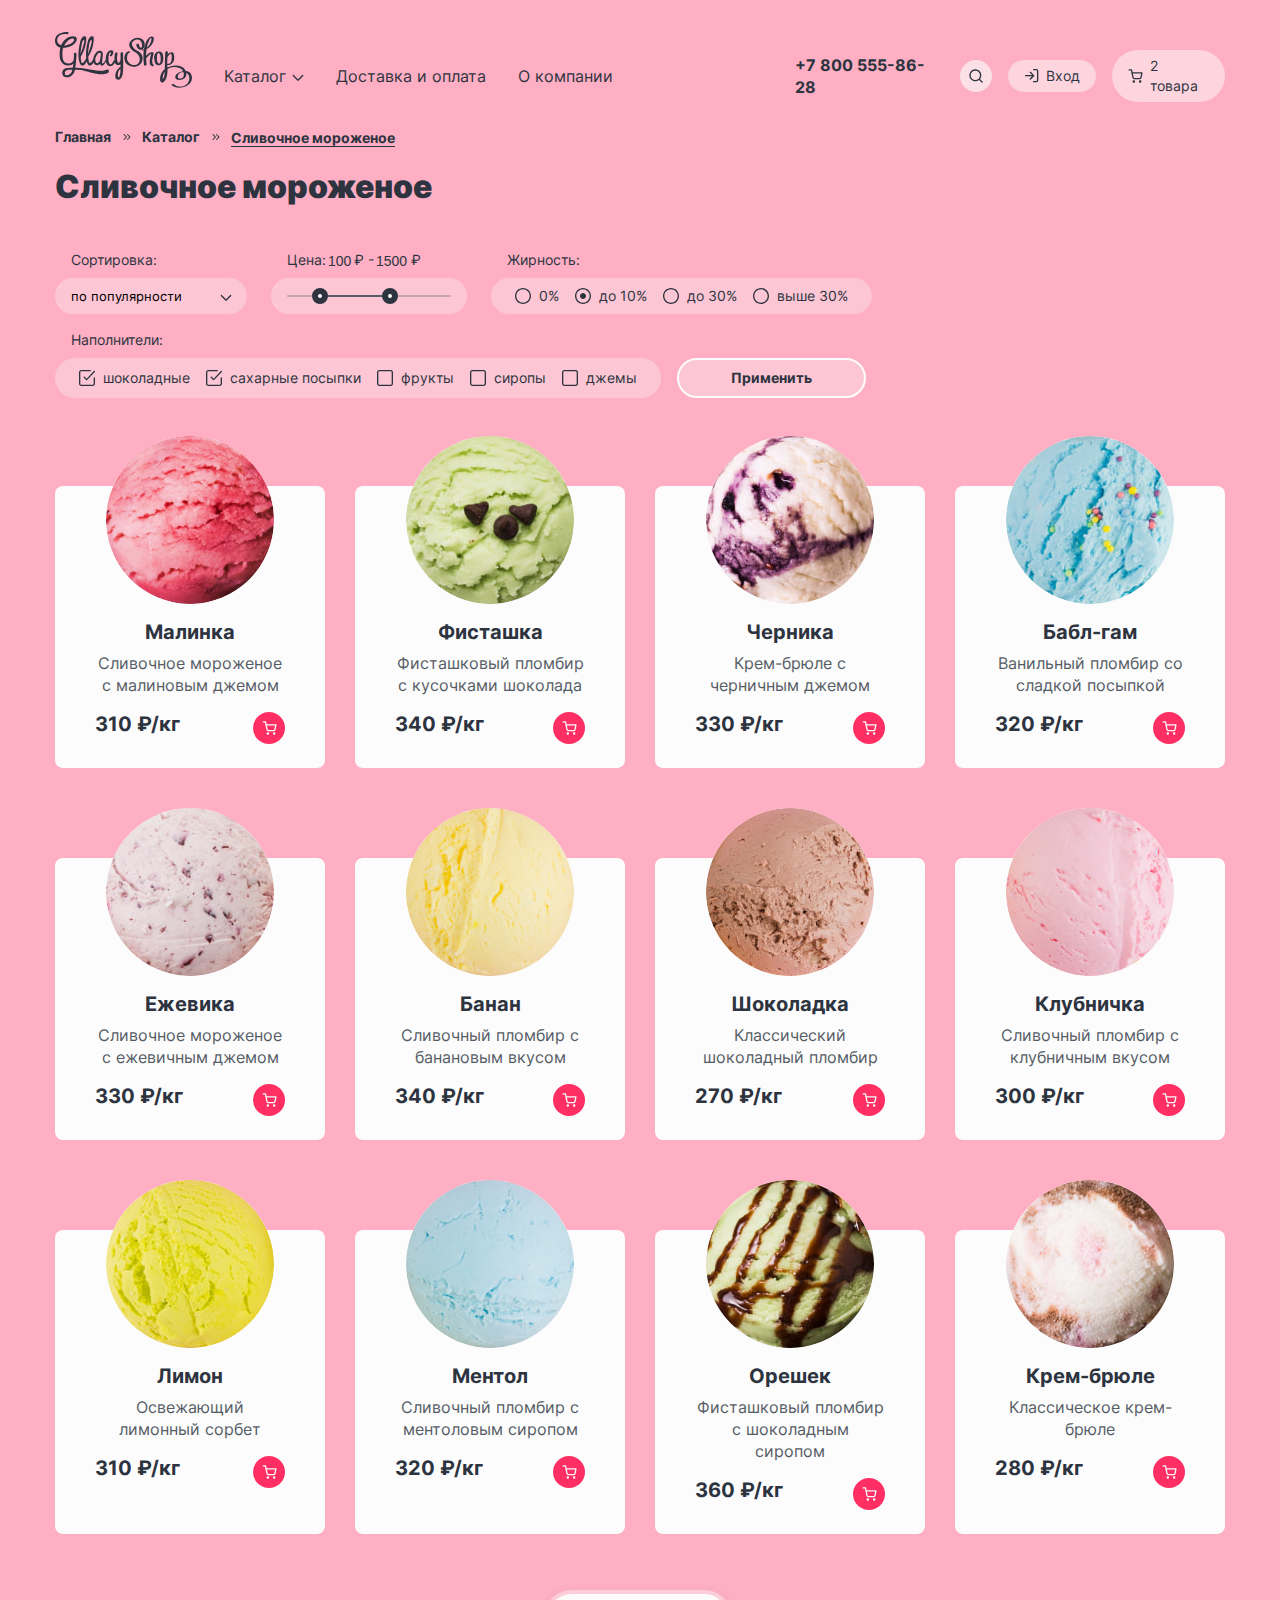
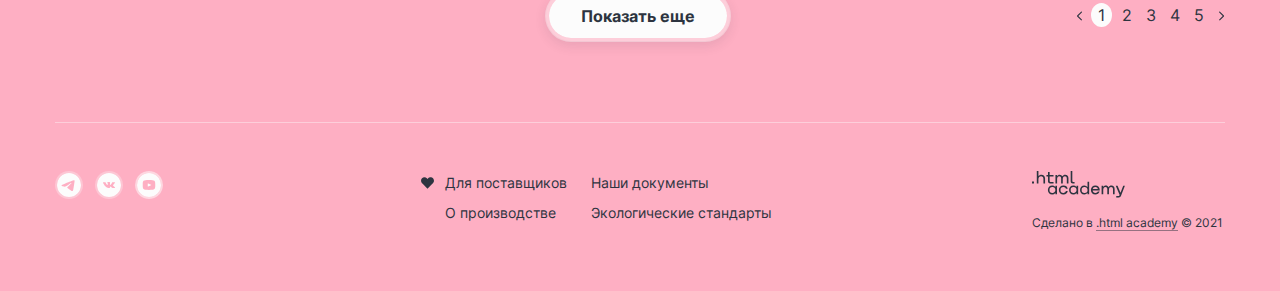
<file: catalog.html>
<!DOCTYPE html>
<html lang="ru">
  <head>
    <meta charset="utf-8" />
    <title>HTML Academy: Глейси</title>
    <link rel="stylesheet" href="styles/styles.css" />
    <link rel="icon" href="favicon.ico" />
    <link rel="icon" type="image/png" href="images/icon/favicon.png" />
  </head>
  <body class="catalog-body">
    <header class="page-header">
      <div class="page-header-container">
        <a class="logo-link" href="index.html">
          <img
            class="logo"
            src="images/logo.svg"
            width="137px"
            height="56px"
            alt="Логотип gllacy shop."
          />
        </a>
        <nav class="navigation">
          <ul class="navigation-list">
            <li class="navigation-item">
              <a class="navigation-link header-link" href="#">Каталог</a>
              <div class="popover popover-catalog">
                <button class="catalog-close-button" type="button">
                  Каталог
                  <span class="visually-hidden">Закрыть</span>
                </button>
                <div class="popover-content">
                  <ul class="popover-catalog-list">
                    <li class="popover-catalog-item">
                      <a class="popover-catalog-link strong-link" href="#"
                        >Новинки</a
                      >
                    </li>
                    <li>
                      <span class="catalog-line"></span>
                    </li>
                    <li class="popover-catalog-item">
                      <a class="popover-catalog-link" href="#">Сливочное</a>
                    </li>
                    <li class="popover-catalog-item">
                      <a class="popover-catalog-link" href="#">Щербеты</a>
                    </li>
                    <li class="popover-catalog-item">
                      <a class="popover-catalog-link" href="#">Фруктовый лед</a>
                    </li>
                    <li class="popover-catalog-item">
                      <a class="popover-catalog-link" href="#">Мелорин</a>
                    </li>
                  </ul>
                </div>
              </div>
            </li>
            <li class="navigation-item">
              <a class="navigation-link" href="#">Доставка и оплата</a>
            </li>
            <li class="navigation-item">
              <a class="navigation-link" href="#">О компании</a>
            </li>
          </ul>
          <ul class="navigation-user">
            <li class="navigation-item-phone">
              <a class="contacts-phone" href="tel:88005558628"
                >+7 800 555-86-28</a
              >
            </li>
            <li class="navigation-user-item">
              <a class="search-link" href="#">
                <span class="visually-hidden">Поиск</span>
              </a>
              <div class="popover popover-search">
                <button class="search-close-button" type="button">
                  <span class="visually-hidden">Закрыть</span>
                </button>
                <div class="popover-content">
                  <h2 class="visually-hidden">Поиск по сайту</h2>
                  <form
                    class="popover-login-form"
                    action="https://echo.htmlacademy.ru/"
                    method="get"
                  >
                    <input
                      class="popover-search-input popover-input"
                      type="text"
                      placeholder="Поиск по сайту"
                    />
                  </form>
                </div>
              </div>
            </li>
            <li class="navigation-user-item">
              <a class="navigation-login" href="#">
                <svg
                  class="login-icon"
                  aria-hidden="true"
                  focusable="false"
                  xmlns="http://www.w3.org/2000/svg"
                  width="16"
                  height="16"
                  fill="none"
                  viewBox="0 0 16 16"
                >
                  <path
                    fill="#2D3440"
                    fill-rule="evenodd"
                    d="M9 1.67c0-.37.3-.67.67-.67h2.66a2 2 0 0 1 2 2v9.33a2 2 0 0 1-2 2H9.67a.67.67 0 1 1 0-1.33h2.66a.67.67 0 0 0 .67-.67V3a.67.67 0 0 0-.67-.67H9.67A.67.67 0 0 1 9 1.67Zm-3.14 2.2a.67.67 0 0 1 .94 0l3.33 3.32a.69.69 0 0 1 .13.18.66.66 0 0 1-.13.77L6.8 11.47a.67.67 0 1 1-.94-.94l2.2-2.2h-6.4a.67.67 0 1 1 0-1.33h6.4l-2.2-2.2a.67.67 0 0 1 0-.94Z"
                    clip-rule="evenodd"
                  />
                </svg>
                <span class="navigation-user-text">Вход</span>
              </a>
              <div class="popover popover-login">
                <button class="login-close-button" type="button">
                  Вход
                  <span class="visually-hidden">Закрыть</span>
                </button>
                <div class="popover-content">
                  <h2 class="popover-title">Личный кабинет</h2>
                  <form
                    class="popover-login-form"
                    action="https://echo.htmlacademy.ru/"
                    method="get"
                  >
                    <input
                      class="popover-login-input popover-input"
                      type="text"
                      value="email@example.com"
                    />
                    <input
                      class="popover-login-input popover-input"
                      type="password"
                      value="123456"
                    />
                    <div class="popover-login-container">
                      <button
                        class="additional-button popover-login-button"
                        type="submit"
                      >
                        Войти
                      </button>
                      <div class="popover-link-container">
                        <a class="popover-login-link" href="#"
                          >Забыли пароль?</a
                        >
                        <a class="popover-login-link" href="#">Регистрация</a>
                      </div>
                    </div>
                  </form>
                </div>
              </div>
            </li>
            <li class="navigation-user-item">
              <a class="popover-closed popover-active" href="#">
                <svg
                  class="basket-icon"
                  aria-hidden="true"
                  focusable="false"
                  xmlns="http://www.w3.org/2000/svg"
                  width="16"
                  height="16"
                  fill="none"
                  viewBox="0 0 16 16"
                >
                  <path
                    fill-rule="evenodd"
                    d="M1.1667 1.25a.6667.6667 0 0 0 0 1.3333h1.7712l.4675 2.3354a.664.664 0 0 0 .0106.0531l.9674 4.8333.0001.0006a1.8254 1.8254 0 0 0 1.8183 1.4691h5.6207a1.8256 1.8256 0 0 0 1.8185-1.4697l.001-.005.9271-4.8614a.6669.6669 0 0 0-.6549-.7915H4.6107l-.4726-2.3614a.6667.6667 0 0 0-.6537-.5358H1.1667ZM5.691 9.5444l-.8134-4.0639h8.2308l-.7756 4.0669a.4923.4923 0 0 1-.4918.3942v-.0001H6.1962v-.0001l-.0128.0002a.4922.4922 0 0 1-.4922-.3962l-.0002-.001Zm-1.1336 3.961c0-.6879.5577-1.2457 1.2457-1.2457.688 0 1.2457.5578 1.2457 1.2457 0 .688-.5577 1.2457-1.2457 1.2457-.688 0-1.2457-.5577-1.2457-1.2457Zm6.3733 0c0-.6879.5577-1.2457 1.2457-1.2457.688 0 1.2457.5578 1.2457 1.2457 0 .688-.5577 1.2457-1.2457 1.2457-.688 0-1.2457-.5577-1.2457-1.2457Z"
                    clip-rule="evenodd"
                  />
                </svg>
                <span class="navigation-user-text">2 товара</span>
              </a>
              <div class="popover popover-cart">
                <button class="popover-close-button button-light" type="button">
                  2 товара
                  <span class="visually-hidden">Закрыть</span>
                </button>
                <div class="popover-content">
                  <h2 class="popover-title">Корзина</h2>
                  <ul class="popover-content-list">
                    <li class="popover-content-item">
                      <img
                        class="popover-image"
                        src="images/catalog/catalog-raspberry.jpg"
                        width="46px"
                        height="46px"
                        alt="малиновое мороженое."
                      />
                      <div class="popover-text-container">
                        <h3 class="popover-content-title">Малинка</h3>
                        <p class="popover-content-paragraph">1 кг х 310 ₽</p>
                      </div>
                      <strong class="popover-price">310 ₽</strong>
                      <button class="popover-button"></button>
                    </li>
                    <li class="popover-content-item">
                      <img
                        class="popover-image"
                        src="images/catalog/catalog-bubble-gum.jpg"
                        width="46px"
                        height="46px"
                        alt="мороженое со вкусом бабл-гам."
                      />
                      <div class="popover-text-container">
                        <h3 class="popover-content-title">Бабл-гам</h3>
                        <p class="popover-content-paragraph">1,5 кг х 320 ₽</p>
                      </div>
                      <strong class="popover-price">480 ₽</strong>
                      <button class="popover-button"></button>
                    </li>
                  </ul>
                  <form
                    class="popover-form"
                    action="https://echo.htmlacademy.ru/"
                    method="get"
                  >
                    <button class="additional-button" type="submit">
                      Оформить заказ
                    </button>
                    <label class="popover-label">
                      Итого:
                      <input class="cart-input" type="number" value="790" />
                      ₽
                    </label>
                  </form>
                </div>
              </div>
              <div class="popover-cart-empty popover">
                <h2 class="popover-empty-title">Ваша корзина пока пуста</h2>
                <button class="popover-close-button button-empty" type="button">
                  Нет товаров
                  <span class="visually-hidden">Закрыть</span>
                </button>
              </div>
            </li>
          </ul>
        </nav>
      </div>
    </header>
    <main class="main-inner main-container">
      <div class="page-container">
        <h1 class="visually-hidden">Каталог</h1>
        <header class="inner-header">
          <ul class="breadcrumbs">
            <li class="breadcrumbs-item">
              <a class="breadcrumbs-link" href="index.html">Главная</a>
            </li>
            <li class="breadcrumbs-item">
              <a class="breadcrumbs-link" href="#">Каталог</a>
            </li>
            <li class="breadcrumbs-text-item">
              <span class="breadcrumbs-text">Сливочное мороженое</span>
            </li>
          </ul>
          <h2 class="inner-header-title">Сливочное мороженое</h2>
        </header>
        <section class="catalog-products">
          <h2 class="visually-hidden">Список товаров с фильтрами</h2>
          <form
            class="catalog-filter"
            action="https://echo.htmlacademy.ru/"
            method="get"
          >
            <div class="catalog-filter-container">
              <fieldset class="catalog-filter-group">
                <legend class="catalog-filter-title">Сортировка:</legend>
                <select class="select-control" aria-label="Сортировка">
                  <option class="control-option" value="popular">
                    по популярности
                  </option>
                  <option class="control-option" value="cheap">
                    сначала дешёвое
                  </option>
                  <option class="control-option" value="expensive">
                    сначала дорогое
                  </option>
                </select>
              </fieldset>
              <fieldset class="catalog-filter-group">
                <legend class="visually-hidden">Цена:</legend>
                <div class="range">
                  <div class="range-wrapper-inputs">
                    <label class="catalog-filter-label">
                      Цена:
                      <input
                        class="range-input range-input-min"
                        type="number"
                        value="100"
                        name="min-price"
                      />
                      ₽ -
                    </label>
                    <label class="catalog-filter-label">
                      <input
                        class="range-input range-input-max"
                        type="number"
                        value="1500"
                        name="max-price"
                        style="width: 37px"
                      />
                      ₽
                    </label>
                  </div>
                </div>
                <div class="range-background">
                  <div class="range-scale">
                    <div class="range-bar" style="left: 40px; width: 56px">
                      <button class="range-toggle toggle-min" type="button">
                        <span class="visually-hidden"
                          >Изменить минимальную цену.</span
                        >
                      </button>
                      <button class="range-toggle toggle-max" type="button">
                        <span class="visually-hidden"
                          >Изменить максимальную цену.</span
                        >
                      </button>
                    </div>
                  </div>
                </div>
              </fieldset>
              <fieldset class="catalog-filter-group">
                <legend class="catalog-filter-title">Жирность:</legend>
                <ul class="catalog-filter-list">
                  <li class="catalog-filter-item">
                    <label class="control">
                      <input
                        class="control-input visually-hidden"
                        type="radio"
                        name="product-group"
                        value="zero"
                      />
                      <span class="control-mark"></span>
                      <span class="control-label">0%</span>
                    </label>
                  </li>
                  <li class="catalog-filter-item">
                    <label class="control">
                      <input
                        class="control-input visually-hidden"
                        type="radio"
                        name="product-group"
                        value="ten"
                        checked
                      />
                      <span class="control-mark"></span>
                      <span class="control-label">до 10%</span>
                    </label>
                  </li>
                  <li class="catalog-filter-item">
                    <label class="control">
                      <input
                        class="control-input visually-hidden"
                        type="radio"
                        name="product-group"
                        value="thirty"
                      />
                      <span class="control-mark"></span>
                      <span class="control-label">до 30%</span>
                    </label>
                  </li>
                  <li class="catalog-filter-item">
                    <label class="control">
                      <input
                        class="control-input visually-hidden"
                        type="radio"
                        name="product-group"
                        value="over-thirty"
                      />
                      <span class="control-mark"></span>
                      <span class="control-label">выше 30%</span>
                    </label>
                  </li>
                </ul>
              </fieldset>
            </div>
            <div class="catalog-filter-button">
              <fieldset class="fillers">
                <legend class="catalog-filter-title">Наполнители:</legend>
                <ul class="catalog-filter-list filter-fillers">
                  <li class="catalog-filter-item">
                    <label class="control">
                      <input
                        class="visually-hidden control-input"
                        type="checkbox"
                        name="chocolate"
                        checked
                      />
                      <span class="control-mark"></span>
                      <span class="control-label">шоколадные</span>
                    </label>
                  </li>
                  <li class="catalog-filter-item">
                    <label class="control">
                      <input
                        class="visually-hidden control-input"
                        type="checkbox"
                        name="sugar-sprinkle"
                        checked
                      />
                      <span class="control-mark"></span>
                      <span class="control-label"> сахарные посыпки</span>
                    </label>
                  </li>
                  <li class="catalog-filter-item">
                    <label class="control">
                      <input
                        class="visually-hidden control-input"
                        type="checkbox"
                        name="fruit"
                      />
                      <span class="control-mark"></span>
                      <span class="control-label"> фрукты</span>
                    </label>
                  </li>
                  <li class="catalog-filter-item">
                    <label class="control">
                      <input
                        class="visually-hidden control-input"
                        type="checkbox"
                        name="syrups"
                      />
                      <span class="control-mark"></span>
                      <span class="control-label"> сиропы</span>
                    </label>
                  </li>
                  <li class="catalog-filter-item">
                    <label class="control">
                      <input
                        class="visually-hidden control-input"
                        type="checkbox"
                        name="jams"
                      />
                      <span class="control-mark"></span>
                      <span class="control-label"> джемы</span>
                    </label>
                  </li>
                </ul>
              </fieldset>
              <button class="filter-button" type="submit">Применить</button>
            </div>
          </form>
          <ul class="product-list-catalog">
            <li class="product-card">
              <a class="product-card-link" href="product.html">
                <img
                  class="product-card-image"
                  src="images/catalog/catalog-raspberry.jpg"
                  width="168px"
                  height="168px"
                  alt="Сливочное мороженое с малиновым джемом."
                />
                <h3 class="product-card-title">Малинка</h3>
              </a>
              <p class="product-paragraph">
                Сливочное мороженое с малиновым джемом
              </p>
              <div class="product-card-container">
                <strong class="product-card-price">310 ₽/кг</strong>
                <a class="product-card-button" href="#">
                  <span class="visually-hidden">Добавить в корзину</span>
                </a>
              </div>
            </li>
            <li class="product-card">
              <a class="product-card-link" href="product.html">
                <img
                  class="product-card-image"
                  src="images/catalog/catalog-pistachio.jpg"
                  width="168px"
                  height="168px"
                  alt="Фисташковый пломбир с кусочками шоколада."
                />
                <h3 class="product-card-title">Фисташка</h3>
              </a>
              <p class="product-paragraph">
                Фисташковый пломбир с кусочками шоколада
              </p>
              <div class="product-card-container">
                <strong class="product-card-price">340 ₽/кг</strong>
                <a class="product-card-button" href="#">
                  <span class="visually-hidden">Добавить в корзину</span>
                </a>
              </div>
            </li>
            <li class="product-card">
              <a class="product-card-link" href="product.html">
                <img
                  class="product-card-image"
                  src="images/catalog/catalog-blueberry.jpg"
                  width="168px"
                  height="168px"
                  alt="Крем-брюле с черничным джемом."
                />
                <h3 class="product-card-title">Черника</h3>
              </a>
              <p class="product-paragraph">Крем-брюле с черничным джемом</p>
              <div class="product-card-container">
                <strong class="product-card-price">330 ₽/кг</strong>
                <a class="product-card-button" href="#">
                  <span class="visually-hidden">Добавить в корзину</span>
                </a>
              </div>
            </li>
            <li class="product-card">
              <a class="product-card-link" href="product.html">
                <img
                  class="product-card-image"
                  src="images/catalog/catalog-bubble-gum.jpg"
                  width="168px"
                  height="168px"
                  alt="Ванильный пломбир бабл-гам со сладкой посыпкой."
                />
                <h3 class="product-card-title">Бабл-гам</h3>
              </a>
              <p class="product-paragraph">
                Ванильный пломбир со сладкой посыпкой
              </p>
              <div class="product-card-container">
                <strong class="product-card-price">320 ₽/кг</strong>
                <a class="product-card-button" href="#">
                  <span class="visually-hidden">Добавить в корзину</span>
                </a>
              </div>
            </li>
            <li class="product-card">
              <a class="product-card-link" href="product.html">
                <img
                  class="product-card-image"
                  src="images/catalog/catalog-blackberry.jpg"
                  width="168px"
                  height="168px"
                  alt="Сливочное мороженое с ежевичным джемом."
                />
                <h3 class="product-card-title">Ежевика</h3>
              </a>
              <p class="product-paragraph">
                Сливочное мороженое с ежевичным джемом
              </p>
              <div class="product-card-container">
                <strong class="product-card-price">330 ₽/кг</strong>
                <a class="product-card-button" href="#">
                  <span class="visually-hidden">Добавить в корзину</span>
                </a>
              </div>
            </li>
            <li class="product-card">
              <a class="product-card-link" href="product.html">
                <img
                  class="product-card-image"
                  src="images/catalog/catalog-banana.jpg"
                  width="168px"
                  height="168px"
                  alt="Сливочный пломбир с банановым вкусом."
                />
                <h3 class="product-card-title">Банан</h3>
              </a>
              <p class="product-paragraph">
                Сливочный пломбир с банановым вкусом
              </p>
              <div class="product-card-container">
                <strong class="product-card-price">340 ₽/кг</strong>
                <a class="product-card-button" href="#">
                  <span class="visually-hidden">Добавить в корзину</span>
                </a>
              </div>
            </li>
            <li class="product-card">
              <a class="product-card-link" href="product.html">
                <img
                  class="product-card-image"
                  src="images/catalog/catalog-chocolate.jpg"
                  width="168px"
                  height="168px"
                  alt="Классический шоколадный пломбир."
                />
                <h3 class="product-card-title">Шоколадка</h3>
              </a>
              <p class="product-paragraph">Классический шоколадный пломбир</p>
              <div class="product-card-container">
                <strong class="product-card-price">270 ₽/кг</strong>
                <a class="product-card-button" href="#">
                  <span class="visually-hidden">Добавить в корзину</span>
                </a>
              </div>
            </li>
            <li class="product-card">
              <a class="product-card-link" href="product.html">
                <img
                  class="product-card-image"
                  src="images/catalog/catalog-strawberry.jpg"
                  width="168px"
                  height="168px"
                  alt="Сливочный пломбир с клубничным вкусом."
                />
                <h3 class="product-card-title">Клубничка</h3>
              </a>
              <p class="product-paragraph">
                Сливочный пломбир с клубничным вкусом
              </p>
              <div class="product-card-container">
                <strong class="product-card-price">300 ₽/кг</strong>
                <a class="product-card-button" href="#">
                  <span class="visually-hidden">Добавить в корзину</span>
                </a>
              </div>
            </li>
            <li class="product-card">
              <a class="product-card-link" href="product.html">
                <img
                  class="product-card-image"
                  src="images/catalog/catalog-lemon.jpg"
                  width="168px"
                  height="168px"
                  alt="Освежающий лимонный сорбет."
                />
                <h3 class="product-card-title">Лимон</h3>
              </a>
              <p class="product-paragraph">Освежающий лимонный сорбет</p>
              <div class="product-card-container">
                <strong class="product-card-price">310 ₽/кг</strong>
                <a class="product-card-button" href="#">
                  <span class="visually-hidden">Добавить в корзину</span>
                </a>
              </div>
            </li>
            <li class="product-card">
              <a class="product-card-link" href="product.html">
                <img
                  class="product-card-image"
                  src="images/catalog/catalog-menthol.jpg"
                  width="168px"
                  height="168px"
                  alt="Сливочный пломбир с ментоловым сиропом."
                />
                <h3 class="product-card-title">Ментол</h3>
              </a>
              <p class="product-paragraph">
                Сливочный пломбир с ментоловым сиропом
              </p>
              <div class="product-card-container">
                <strong class="product-card-price">320 ₽/кг</strong>
                <a class="product-card-button" href="#">
                  <span class="visually-hidden">Добавить в корзину</span>
                </a>
              </div>
            </li>
            <li class="product-card">
              <a class="product-card-link" href="product.html">
                <img
                  class="product-card-image"
                  src="images/catalog/catalog-nut.jpg"
                  width="168px"
                  height="168px"
                  alt="Фисташковый пломбир с шоколадным сиропом."
                />
                <h3 class="product-card-title">Орешек</h3>
              </a>
              <p class="product-paragraph">
                Фисташковый пломбир с шоколадным сиропом
              </p>
              <div class="product-card-container">
                <strong class="product-card-price">360 ₽/кг</strong>
                <a class="product-card-button" href="#">
                  <span class="visually-hidden">Добавить в корзину</span>
                </a>
              </div>
            </li>
            <li class="product-card">
              <a class="product-card-link" href="product.html">
                <img
                  class="product-card-image"
                  src="images/catalog/creme-brulee.jpg"
                  width="168px"
                  height="168px"
                  alt="Классическое крем-брюле."
                />
                <h3 class="product-card-title">Крем-брюле</h3>
              </a>
              <p class="product-paragraph">Классическое крем-брюле</p>
              <div class="product-card-container">
                <strong class="product-card-price">280 ₽/кг</strong>
                <a class="product-card-button" href="#">
                  <span class="visually-hidden">Добавить в корзину</span>
                </a>
              </div>
            </li>
          </ul>
        </section>
        <section>
          <div class="pagination-container">
            <h2 class="visually-hidden">Пагинация</h2>
            <button class="main-button" type="button">Показать еще</button>
            <div class="pagination-list">
              <a class="catalog-navigation-link" href="#">
                <div class="catalog-navigation-left"></div>
                <span class="visually-hidden">Предыдущая страница</span>
              </a>
              <ul class="catalog-navigation">
                <li class="catalog-navigation-item">
                  <a class="circle-pagination-number" href="#">1</a>
                </li>
                <li class="catalog-navigation-item">
                  <a class="pagination-number" href="#">2</a>
                </li>
                <li class="catalog-navigation-item">
                  <a class="pagination-number" href="#">3</a>
                </li>
                <li class="catalog-navigation-item">
                  <a class="pagination-number" href="#">4</a>
                </li>
                <li class="catalog-navigation-item">
                  <a class="pagination-number" href="#">5</a>
                </li>
              </ul>
              <a class="catalog-navigation-link" href="#">
                <div class="catalog-navigation-right"></div>
                <span class="visually-hidden">Следующая страница</span>
              </a>
            </div>
          </div>
        </section>
      </div>
    </main>
    <footer class="page-footer">
      <div class="page-footer-container">
        <nav class="social">
          <ul class="social-list-footer">
            <li class="social-item-telegram">
              <a class="social-link telegram" href="https://t.me/htmlacademy">
                <span class="visually-hidden">Телеграм</span>
              </a>
            </li>
            <li class="social-item">
              <a
                class="social-link vkontakte"
                href="https://vk.com/htmlacademy"
              >
                <span class="visually-hidden">В контакте</span>
              </a>
            </li>
            <li class="social-item">
              <a
                class="social-link youtube"
                href="https://www.youtube.com/user/htmlacademyru"
              >
                <span class="visually-hidden">youtube</span>
              </a>
            </li>
          </ul>
        </nav>
        <nav class="copyright">
          <ul class="copyright-list">
            <li class="heart-item">
              <a class="copyright-link heart-link" href="#">Для поставщиков</a>
            </li>
            <li>
              <a class="copyright-link" href="#">Наши документы</a>
            </li>
            <li class="production">
              <a class="copyright-link" href="#">О производстве</a>
            </li>
            <li>
              <a class="copyright-link" href="#">Экологические стандарты</a>
            </li>
          </ul>
        </nav>
        <div class="information">
          <ul class="information-list">
            <li class="information-item">
              <a class="information-link" href="https://htmlacademy.ru">
                <img
                  src="images/logo_htmlacademy.svg"
                  width="93px"
                  height="27px"
                  alt="Логотип html academy."
                />
              </a>
            </li>
            <li class="information-item">
              <p class="information-paragraph">
                Сделано в <span class="underline">.html academy</span> © 2021
              </p>
            </li>
          </ul>
        </div>
      </div>
    </footer>
  </body>
</html>
</file>
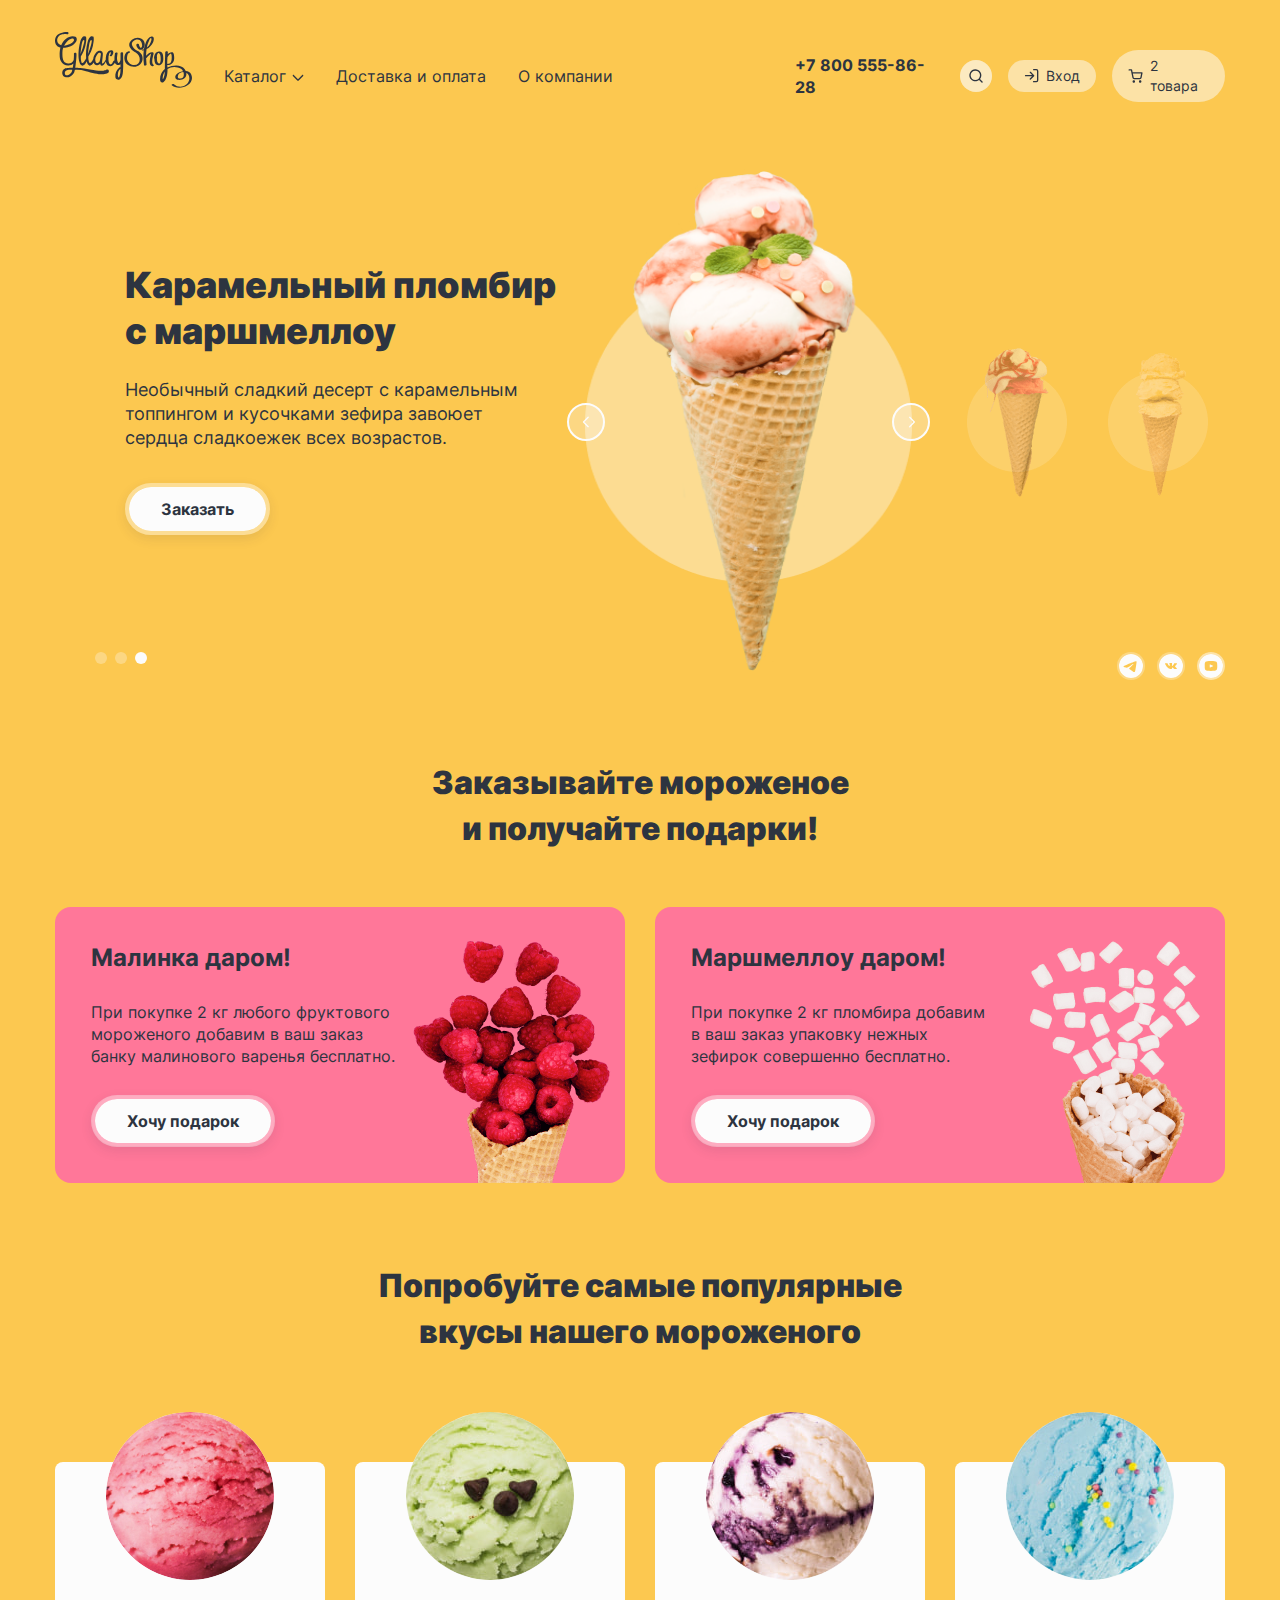
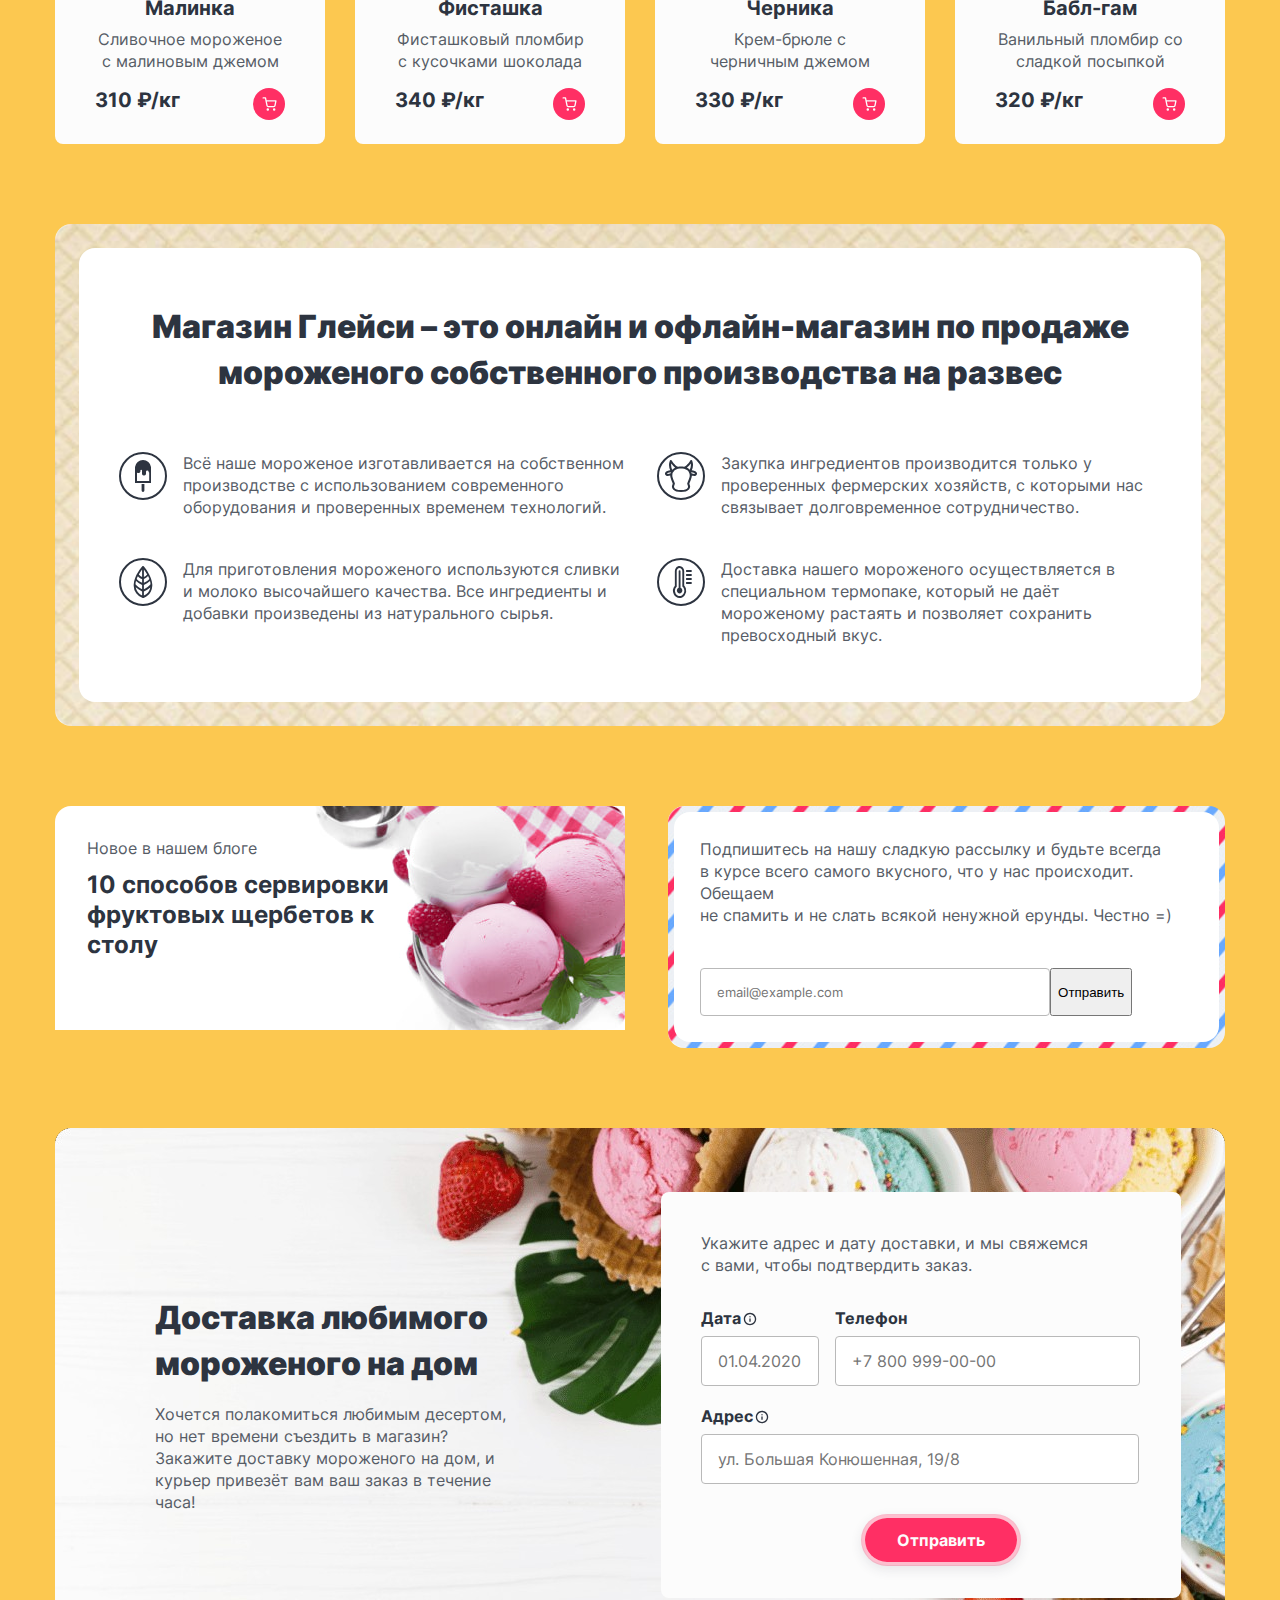
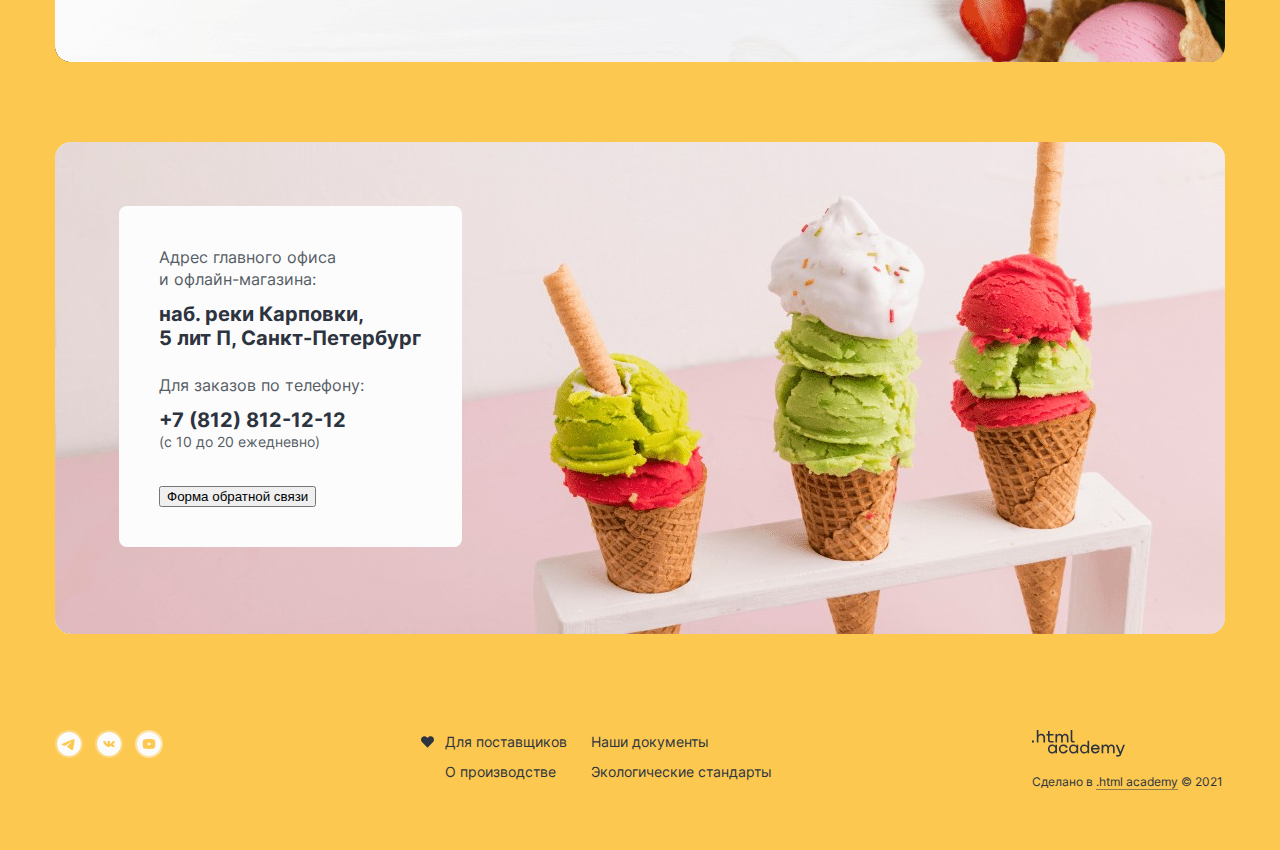
<file: yellow.html>
<!DOCTYPE html>
<html lang="ru">
  <head>
    <meta charset="utf-8" />
    <title>HTML Academy: Глейси</title>
    <link rel="stylesheet" href="styles/styles.css" />
    <link rel="icon" sizes="16x16" href="favicon.ico" />
    <link rel="icon" type="image/png" href="images/icon/favicon.png" />
  </head>
  <body class="yellow-body">
    <header class="page-header">
      <div class="page-header-container">
        <a class="logo-link" href="index.html">
          <img
            class="logo"
            src="images/logo.svg"
            width="137px"
            height="56px"
            alt="Логотип gllacy shop."
          />
        </a>
        <nav class="navigation">
          <ul class="navigation-list">
            <li class="navigation-item">
              <a class="navigation-link header-link" href="catalog.html"
                >Каталог</a
              >
              <div class="popover popover-catalog">
                <button class="catalog-close-button" type="button">
                  Каталог
                  <span class="visually-hidden">Закрыть</span>
                </button>
                <div class="popover-content">
                  <ul class="popover-catalog-list">
                    <li class="popover-catalog-item">
                      <a class="popover-catalog-link strong-link" href="#"
                        >Новинки</a
                      >
                    </li>
                    <li>
                      <span class="catalog-line"></span>
                    </li>
                    <li class="popover-catalog-item">
                      <a class="popover-catalog-link" href="#">Сливочное</a>
                    </li>
                    <li class="popover-catalog-item">
                      <a class="popover-catalog-link" href="#">Щербеты</a>
                    </li>
                    <li class="popover-catalog-item">
                      <a class="popover-catalog-link" href="#">Фруктовый лед</a>
                    </li>
                    <li class="popover-catalog-item">
                      <a class="popover-catalog-link" href="#">Мелорин</a>
                    </li>
                  </ul>
                </div>
              </div>
            </li>
            <li class="navigation-item">
              <a class="navigation-link" href="#">Доставка и оплата</a>
            </li>
            <li class="navigation-item">
              <a class="navigation-link" href="#">О компании</a>
            </li>
          </ul>
          <ul class="navigation-user">
            <li class="navigation-item-phone">
              <a class="contacts-phone" href="tel:88005558628"
                >+7 800 555-86-28</a
              >
            </li>
            <li class="navigation-user-item">
              <a class="search-link" href="#">
                <span class="visually-hidden">Поиск</span>
              </a>
              <div class="popover popover-search">
                <button class="search-close-button" type="button">
                  <span class="visually-hidden">Закрыть</span>
                </button>
                <div class="popover-content">
                  <h2 class="visually-hidden">Поиск по сайту</h2>
                  <form
                    class="popover-login-form"
                    action="https://echo.htmlacademy.ru/"
                    method="get"
                  >
                    <input
                      class="popover-search-input popover-input"
                      type="text"
                      placeholder="Поиск по сайту"
                    />
                  </form>
                </div>
              </div>
            </li>
            <li class="navigation-user-item">
              <a class="navigation-login" href="#">
                <svg
                  class="login-icon"
                  aria-hidden="true"
                  focusable="false"
                  xmlns="http://www.w3.org/2000/svg"
                  width="16"
                  height="16"
                  fill="none"
                  viewBox="0 0 16 16"
                >
                  <path
                    fill="#2D3440"
                    fill-rule="evenodd"
                    d="M9 1.67c0-.37.3-.67.67-.67h2.66a2 2 0 0 1 2 2v9.33a2 2 0 0 1-2 2H9.67a.67.67 0 1 1 0-1.33h2.66a.67.67 0 0 0 .67-.67V3a.67.67 0 0 0-.67-.67H9.67A.67.67 0 0 1 9 1.67Zm-3.14 2.2a.67.67 0 0 1 .94 0l3.33 3.32a.69.69 0 0 1 .13.18.66.66 0 0 1-.13.77L6.8 11.47a.67.67 0 1 1-.94-.94l2.2-2.2h-6.4a.67.67 0 1 1 0-1.33h6.4l-2.2-2.2a.67.67 0 0 1 0-.94Z"
                    clip-rule="evenodd"
                  />
                </svg>
                <span class="navigation-user-text">Вход</span>
              </a>
              <div class="popover popover-login">
                <button class="login-close-button" type="button">
                  Вход
                  <span class="visually-hidden">Закрыть</span>
                </button>
                <div class="popover-content">
                  <h2 class="popover-title">Личный кабинет</h2>
                  <form
                    class="popover-login-form"
                    action="https://echo.htmlacademy.ru/"
                    method="get"
                  >
                    <input
                      class="popover-login-input popover-input"
                      type="text"
                      value="email@example.com"
                    />
                    <input
                      class="popover-login-input popover-input"
                      type="password"
                      value="123456"
                    />
                    <div class="popover-login-container">
                      <button
                        class="additional-button popover-login-button"
                        type="submit"
                      >
                        Войти
                      </button>
                      <div class="popover-link-container">
                        <a class="popover-login-link" href="#"
                          >Забыли пароль?</a
                        >
                        <a class="popover-login-link" href="#">Регистрация</a>
                      </div>
                    </div>
                  </form>
                </div>
              </div>
            </li>
            <li class="navigation-user-item">
              <a class="popover-closed popover-active" href="#">
                <svg
                  class="basket-icon"
                  aria-hidden="true"
                  focusable="false"
                  xmlns="http://www.w3.org/2000/svg"
                  width="16"
                  height="16"
                  fill="none"
                  viewBox="0 0 16 16"
                >
                  <path
                    fill-rule="evenodd"
                    d="M1.1667 1.25a.6667.6667 0 0 0 0 1.3333h1.7712l.4675 2.3354a.664.664 0 0 0 .0106.0531l.9674 4.8333.0001.0006a1.8254 1.8254 0 0 0 1.8183 1.4691h5.6207a1.8256 1.8256 0 0 0 1.8185-1.4697l.001-.005.9271-4.8614a.6669.6669 0 0 0-.6549-.7915H4.6107l-.4726-2.3614a.6667.6667 0 0 0-.6537-.5358H1.1667ZM5.691 9.5444l-.8134-4.0639h8.2308l-.7756 4.0669a.4923.4923 0 0 1-.4918.3942v-.0001H6.1962v-.0001l-.0128.0002a.4922.4922 0 0 1-.4922-.3962l-.0002-.001Zm-1.1336 3.961c0-.6879.5577-1.2457 1.2457-1.2457.688 0 1.2457.5578 1.2457 1.2457 0 .688-.5577 1.2457-1.2457 1.2457-.688 0-1.2457-.5577-1.2457-1.2457Zm6.3733 0c0-.6879.5577-1.2457 1.2457-1.2457.688 0 1.2457.5578 1.2457 1.2457 0 .688-.5577 1.2457-1.2457 1.2457-.688 0-1.2457-.5577-1.2457-1.2457Z"
                    clip-rule="evenodd"
                  />
                </svg>
                <span class="navigation-user-text">2 товара</span>
              </a>
              <div class="popover popover-cart">
                <button class="popover-close-button button-light" type="button">
                  2 товара
                  <span class="visually-hidden">Закрыть</span>
                </button>
                <div class="popover-content">
                  <h2 class="popover-title">Корзина</h2>
                  <ul class="popover-content-list">
                    <li class="popover-content-item">
                      <img
                        class="popover-image"
                        src="images/catalog/catalog-raspberry.jpg"
                        width="46px"
                        height="46px"
                        alt="малиновое мороженое."
                      />
                      <div class="popover-text-container">
                        <h3 class="popover-content-title">Малинка</h3>
                        <p class="popover-content-paragraph">1 кг х 310 ₽</p>
                      </div>
                      <strong class="popover-price">310 ₽</strong>
                      <button class="popover-button"></button>
                    </li>
                    <li class="popover-content-item">
                      <img
                        class="popover-image"
                        src="images/catalog/catalog-bubble-gum.jpg"
                        width="46px"
                        height="46px"
                        alt="мороженое со вкусом бабл-гам."
                      />
                      <div class="popover-text-container">
                        <h3 class="popover-content-title">Бабл-гам</h3>
                        <p class="popover-content-paragraph">1,5 кг х 320 ₽</p>
                      </div>
                      <strong class="popover-price">480 ₽</strong>
                      <button class="popover-button"></button>
                    </li>
                  </ul>
                  <form
                    class="popover-form"
                    action="https://echo.htmlacademy.ru/"
                    method="get"
                  >
                    <button class="additional-button" type="submit">
                      Оформить заказ
                    </button>
                    <label class="popover-label">
                      Итого:
                      <input class="cart-input" type="number" value="790" />
                      ₽
                    </label>
                  </form>
                </div>
              </div>
              <div class="popover-cart-empty popover">
                <h2 class="popover-empty-title">Ваша корзина пока пуста</h2>
                <button class="popover-close-button button-empty" type="button">
                  Нет товаров
                  <span class="visually-hidden">Закрыть</span>
                </button>
              </div>
            </li>
          </ul>
        </nav>
      </div>
    </header>
    <main class="main-index main-container">
      <div class="page-container">
        <h1 class="visually-hidden">gllacy shop</h1>
        <section class="preview-main">
          <div class="preview-container">
            <h2 class="preview-title">Карамельный пломбир с маршмеллоу</h2>
            <ul class="preview-list">
              <li class="preview-item">
                <p class="preview-paragraph">
                  Необычный сладкий десерт с карамельным топпингом и кусочками
                  зефира завоюет <br />
                  сердца сладкоежек всех возрастов.
                </p>
              </li>
              <li class="preview-item">
                <a class="main-button" href="#">Заказать</a>
              </li>
            </ul>
          </div>
          <ul class="gallery-list">
            <li class="gallery-item arrow-left-icon">
              <a class="gallery-link" href="blue.html">
                <svg
                  class="arrow-left"
                  aria-hidden="true"
                  focusable="false"
                  xmlns="http://www.w3.org/2000/svg"
                  width="16"
                  height="16"
                  fill="none"
                  viewBox="0 0 16 16"
                >
                  <path
                    fill-rule="evenodd"
                    d="M9.7104 13.1352a.665.665 0 0 0 .9405-.9404L6.4496 7.9935l4.2013-4.2013a.665.665 0 0 0-.9404-.9405L5.0418 7.5205l-.0029.0028a.665.665 0 0 0 0 .9404l4.6715 4.6715Z"
                    clip-rule="evenodd"
                  />
                </svg>
                <span class="visually-hidden">Предыдущая страница</span>
              </a>
            </li>
            <li class="gallery-item">
              <img
                src="images/title/yellow/Ice-cream-yellow.png"
                width="327px"
                height="507px"
                alt="Карамельный пломбир с маршмеллоу."
              />
            </li>
            <li class="gallery-item arrow-right-icon">
              <a class="gallery-link" href="index.html">
                <svg
                  class="arrow-right"
                  aria-hidden="true"
                  focusable="false"
                  xmlns="http://www.w3.org/2000/svg"
                  width="16"
                  height="16"
                  fill="none"
                  viewBox="0 0 16 16"
                >
                  <path
                    fill-rule="evenodd"
                    d="M7.1353 2.8647a.665.665 0 1 0-.9405.9404l4.2013 4.2013-4.2013 4.2013a.665.665 0 0 0 .9404.9405l4.6687-4.6687.0029-.0028a.665.665 0 0 0 0-.9405L7.1353 2.8647Z"
                    clip-rule="evenodd"
                  />
                </svg>
                <span class="visually-hidden">Следующая страница</span>
              </a>
            </li>
            <li class="gallery-item creamy">
              <img
                src="images/title/yellow/slide-show-yellow.png"
                width="100px"
                height="150px"
                alt="Пломбир с клубничным джемом."
              />
            </li>
            <li class="gallery-item caramel">
              <img
                src="images/title/yellow/slide-show-yellow-1.png"
                width="100px"
                height="150px"
                alt="Сливочное мороженое со вкусом банана."
              />
            </li>
          </ul>
          <ul class="page-list">
            <li>
              <a class="page-item" href="index.html"></a>
            </li>
            <li>
              <a class="page-item" href="blue.html"></a>
            </li>
            <li>
              <a class="selected" href="#"></a>
            </li>
          </ul>
          <ul class="social-list">
            <li class="social-item-telegram">
              <a class="social-link telegram" href="https://t.me/htmlacademy">
                <span class="visually-hidden">Телеграм</span>
              </a>
            </li>
            <li class="social-item">
              <a
                class="social-link vkontakte"
                href="https://vk.com/htmlacademy"
              >
                <span class="visually-hidden">В контакте</span>
              </a>
            </li>
            <li class="social-item">
              <a
                class="social-link youtube"
                href="https://www.youtube.com/user/htmlacademyru"
              >
                <span class="visually-hidden">youtube</span>
              </a>
            </li>
          </ul>
        </section>
        <section class="gift">
          <h2 class="gift-header">
            Заказывайте мороженое и получайте подарки!
          </h2>
          <ul class="gift-list">
            <li class="gift-item-raspberries">
              <h3 class="gift-title">Малинка даром!</h3>
              <p class="gift-paragraph">
                При покупке 2 кг любого фруктового мороженого добавим в ваш
                заказ банку малинового варенья бесплатно.
              </p>
              <a class="main-button" href="#">Хочу подарок</a>
            </li>
            <li class="gift-item-marshmallow">
              <h3 class="gift-title">Маршмеллоу даром!</h3>
              <p class="gift-paragraph">
                При покупке 2 кг пломбира добавим<br />
                в ваш заказ упаковку нежных зефирок совершенно бесплатно.
              </p>
              <a class="main-button" href="#">Хочу подарок</a>
            </li>
          </ul>
        </section>
        <section class="product">
          <h2 class="product-title">
            Попробуйте самые популярные вкусы нашего мороженого
          </h2>
          <ul class="product-list">
            <li class="product-card">
              <a class="product-card-link" href="product.html">
                <img
                  class="product-card-image"
                  src="images/catalog/catalog-raspberry.jpg"
                  width="168px"
                  height="168px"
                  alt="Сливочное мороженое с малиновым джемом."
                />
                <h3 class="product-card-title">Малинка</h3>
              </a>
              <p class="product-paragraph">
                Сливочное мороженое с малиновым джемом
              </p>
              <div class="product-card-container">
                <strong class="product-card-price">310 ₽/кг</strong>
                <a class="product-card-button button" href="#">
                  <span class="visually-hidden">Добавить в корзину</span>
                </a>
              </div>
            </li>
            <li class="product-card">
              <a class="product-card-link" href="product.html">
                <img
                  class="product-card-image"
                  src="images/catalog/catalog-pistachio.jpg"
                  width="168px"
                  height="168px"
                  alt="Фисташковый пломбир с кусочками шоколада."
                />
                <h3 class="product-card-title">Фисташка</h3>
              </a>
              <p class="product-paragraph">
                Фисташковый пломбир с кусочками шоколада
              </p>
              <div class="product-card-container">
                <strong class="product-card-price">340 ₽/кг</strong>
                <a class="product-card-button button" href="#">
                  <span class="visually-hidden">Добавить в корзину</span>
                </a>
              </div>
            </li>
            <li class="product-card">
              <a class="product-card-link" href="product.html">
                <img
                  class="product-card-image"
                  src="images/catalog/catalog-blueberry.jpg"
                  width="168px"
                  height="168px"
                  alt="Крем-брюле с черничным джемом."
                />
                <h3 class="product-card-title">Черника</h3>
              </a>
              <p class="product-paragraph">Крем-брюле с черничным джемом</p>
              <div class="product-card-container">
                <strong class="product-card-price">330 ₽/кг</strong>
                <a class="product-card-button button" href="#">
                  <span class="visually-hidden">Добавить в корзину</span>
                </a>
              </div>
            </li>
            <li class="product-card">
              <a class="product-card-link" href="product.html">
                <img
                  class="product-card-image"
                  src="images/catalog/catalog-bubble-gum.jpg"
                  width="168px"
                  height="168px"
                  alt="Ванильный пломбир бабл-гам со сладкой посыпкой."
                />
                <h3 class="product-card-title">Бабл-гам</h3>
              </a>
              <p class="product-paragraph">
                Ванильный пломбир со сладкой посыпкой
              </p>
              <div class="product-card-container">
                <strong class="product-card-price">320 ₽/кг</strong>
                <a class="product-card-button button" href="#">
                  <span class="visually-hidden">Добавить в корзину</span>
                </a>
              </div>
            </li>
          </ul>
        </section>
        <section>
          <div class="about">
            <div class="about-container">
              <h2>
                Магазин Глейси – это онлайн и офлайн-магазин по продаже
                мороженого собственного производства на развес
              </h2>
              <ul class="about-list">
                <li class="about-item">
                  <div class="ice-cream"></div>
                  <p class="ice-cream-paragraph">
                    Всё наше мороженое изготавливается на собственном
                    производстве с использованием современного оборудования и
                    проверенных временем технологий.
                  </p>
                </li>
                <li class="about-item">
                  <div class="cow"></div>
                  <p class="cow-paragraph">
                    Закупка ингредиентов производится только у проверенных
                    фермерских хозяйств, с которыми нас связывает долговременное
                    сотрудничество.
                  </p>
                </li>
                <li class="about-item">
                  <div class="leaf"></div>
                  <p class="leaf-paragraph">
                    Для приготовления мороженого используются сливки и молоко
                    высочайшего качества. Все ингредиенты и добавки произведены
                    из натурального сырья.
                  </p>
                </li>
                <li class="about-item">
                  <div class="thermometer"></div>
                  <p class="thermometer-paragraph">
                    Доставка нашего мороженого осуществляется в специальном
                    термопаке, который не даёт мороженому растаять и позволяет
                    сохранить превосходный вкус.
                  </p>
                </li>
              </ul>
            </div>
          </div>
        </section>
        <div class="blog-news">
          <article class="blog">
            <h2 class="visually-hidden">Блог</h2>
            <p class="blog-paragraph">Новое в нашем блоге</p>
            <a class="blog-link" href="#">
              <h3>10 способов сервировки фруктовых щербетов к столу</h3>
            </a>
          </article>
          <section>
            <h2 class="visually-hidden">Наша рассылка</h2>
            <div class="newsletter">
              <div class="newsletter-container">
                <p class="newsletter-paragraph">
                  Подпишитесь на нашу сладкую рассылку и будьте всегда<br />
                  в курсе всего самого вкусного, что у нас происходит.
                  Обещаем<br />
                  не спамить и не слать всякой ненужной ерунды. Честно =)
                </p>
                <form
                  class="newsletter-form"
                  action="https://echo.htmlacademy.ru/"
                  method="post"
                >
                  <div class="newsletter-form-container">
                    <input
                      class="newsletter-input"
                      type="email"
                      placeholder="email@example.com"
                    />
                    <button class="button newsletter-button" type="submit">
                      Отправить
                    </button>
                  </div>
                </form>
              </div>
            </div>
          </section>
        </div>
        <section class="delivery">
          <div class="delivery-text">
            <h2 class="delivery-title">Доставка любимого мороженого на дом</h2>
            <p class="delivery-paragraph">
              Хочется полакомиться любимым десертом,<br />
              но нет времени съездить в магазин? Закажите доставку мороженого на
              дом, и курьер привезёт вам ваш заказ в течение часа!
            </p>
          </div>
          <form
            class="delivery-form-container"
            action="https://echo.htmlacademy.ru/"
            method="post"
          >
            <p class="delivery-form-paragraph">
              Укажите адрес и дату доставки, и мы свяжемся<br />
              с вами, чтобы подтвердить заказ.
            </p>
            <div class="date-phone">
              <div class="date-container">
                <span class="delivery-label-date">
                  <label class="delivery-label-date" for="date-label">
                    Дата
                  </label>
                  <span class="tooltip">
                    <button class="tooltip-toggle" type="button">
                      <svg
                        class="tooltip-icon"
                        width="14"
                        height="14"
                        viewBox="0 0 14 14"
                        fill="none"
                        xmlns="http://www.w3.org/2000/svg"
                      >
                        <g clip-path="url(#clip0_21001_608)">
                          <path
                            fill-rule="evenodd"
                            clip-rule="evenodd"
                            d="M7.00026 2.12502C4.30774 2.12502 2.12502 4.30774 2.12502 7.00026C2.12502 9.69278 4.30774 11.8755 7.00026 11.8755C9.69278 11.8755 11.8755 9.69278 11.8755 7.00026C11.8755 4.30774 9.69278 2.12502 7.00026 2.12502ZM0.791687 7.00026C0.791687 3.57136 3.57136 0.791687 7.00026 0.791687C10.4292 0.791687 13.2088 3.57136 13.2088 7.00026C13.2088 10.4292 10.4292 13.2088 7.00026 13.2088C3.57136 13.2088 0.791687 10.4292 0.791687 7.00026ZM7.00007 6.33334C7.36826 6.33334 7.66674 6.63182 7.66674 7.00001V9.21677C7.66674 9.58496 7.36826 9.88344 7.00007 9.88344C6.63188 9.88344 6.33341 9.58496 6.33341 9.21677V7.00001C6.33341 6.63182 6.63188 6.33334 7.00007 6.33334ZM7.00007 4.11659C6.63188 4.11659 6.33341 4.41506 6.33341 4.78325C6.33341 5.15144 6.63188 5.44992 7.00007 5.44992H7.0059C7.37409 5.44992 7.67257 5.15144 7.67257 4.78325C7.67257 4.41506 7.37409 4.11659 7.0059 4.11659H7.00007Z"
                          />
                        </g>
                        <defs>
                          <clipPath id="clip0_21001_608">
                            <rect width="14" height="14" fill="white" />
                          </clipPath>
                        </defs>
                      </svg>
                    </button>
                    <span class="tooltip-text"
                      >Укажите желаемую дату доставки
                    </span>
                  </span>
                </span>
                <input
                  class="date-input delivery-input"
                  type="text"
                  placeholder="01.04.2020"
                  id="date-label"
                />
              </div>
              <label class="delivery-label-phone">
                <div class="phone-container">
                  Телефон
                  <input
                    class="phone-input delivery-input"
                    type="tel"
                    placeholder="+7 800 999-00-00"
                  />
                </div>
              </label>
            </div>
            <span class="delivery-label-address">
              <label class="delivery-label-address" for="address-label"
                >Адрес</label
              >
              <span class="tooltip">
                <button class="tooltip-toggle" type="button">
                  <svg
                    class="tooltip-icon"
                    width="14"
                    height="14"
                    viewBox="0 0 14 14"
                    fill="none"
                    xmlns="http://www.w3.org/2000/svg"
                  >
                    <g clip-path="url(#clip0_21001_608)">
                      <path
                        fill-rule="evenodd"
                        clip-rule="evenodd"
                        d="M7.00026 2.12502C4.30774 2.12502 2.12502 4.30774 2.12502 7.00026C2.12502 9.69278 4.30774 11.8755 7.00026 11.8755C9.69278 11.8755 11.8755 9.69278 11.8755 7.00026C11.8755 4.30774 9.69278 2.12502 7.00026 2.12502ZM0.791687 7.00026C0.791687 3.57136 3.57136 0.791687 7.00026 0.791687C10.4292 0.791687 13.2088 3.57136 13.2088 7.00026C13.2088 10.4292 10.4292 13.2088 7.00026 13.2088C3.57136 13.2088 0.791687 10.4292 0.791687 7.00026ZM7.00007 6.33334C7.36826 6.33334 7.66674 6.63182 7.66674 7.00001V9.21677C7.66674 9.58496 7.36826 9.88344 7.00007 9.88344C6.63188 9.88344 6.33341 9.58496 6.33341 9.21677V7.00001C6.33341 6.63182 6.63188 6.33334 7.00007 6.33334ZM7.00007 4.11659C6.63188 4.11659 6.33341 4.41506 6.33341 4.78325C6.33341 5.15144 6.63188 5.44992 7.00007 5.44992H7.0059C7.37409 5.44992 7.67257 5.15144 7.67257 4.78325C7.67257 4.41506 7.37409 4.11659 7.0059 4.11659H7.00007Z"
                      />
                    </g>
                    <defs>
                      <clipPath id="clip0_21001_608">
                        <rect width="14" height="14" fill="white" />
                      </clipPath>
                    </defs>
                  </svg>
                </button>
                <span class="tooltip-text"
                  >Введите название улицы, дома и квартиры
                </span>
              </span>
            </span>
            <input
              class="address-input delivery-input"
              type="text"
              placeholder="ул. Большая Конюшенная, 19/8"
              id="address-label"
            />
            <button
              class="additional-button delivery-form-button"
              type="submit"
            >
              Отправить
            </button>
          </form>
        </section>
        <section class="info">
          <h2 class="visually-hidden">Обратная связь</h2>
          <div class="info-container">
            <ul class="info-list">
              <li class="info-item">
                <p class="info-item-address">
                  Адрес главного офиса<br />
                  и офлайн-магазина:
                </p>
              </li>
              <li class="info-item">
                <strong class="info-strong"
                  >наб. реки Карповки,<br />
                  5 лит П, Санкт-Петербург</strong
                >
              </li>
              <li class="info-item">
                <p class="info-item-paragraph">Для заказов по телефону:</p>
              </li>
              <li class="info-item">
                <strong class="info-contacts">+7 (812) 812-12-12</strong>
              </li>
              <li class="info-item">
                <p class="work-time">(с 10 до 20 ежедневно)</p>
              </li>
              <li class="info-item">
                <button class="button info-button" type="button">
                  Форма обратной связи
                </button>
              </li>
            </ul>
          </div>
        </section>
      </div>
    </main>
    <footer class="page-footer">
      <div class="page-footer-container">
        <nav class="social">
          <ul class="social-list-footer">
            <li class="social-item-telegram">
              <a class="social-link telegram" href="https://t.me/htmlacademy">
                <span class="visually-hidden">Телеграм</span>
              </a>
            </li>
            <li class="social-item">
              <a
                class="social-link vkontakte"
                href="https://vk.com/htmlacademy"
              >
                <span class="visually-hidden">В контакте</span>
              </a>
            </li>
            <li class="social-item">
              <a
                class="social-link youtube"
                href="https://www.youtube.com/user/htmlacademyru"
              >
                <span class="visually-hidden">youtube</span>
              </a>
            </li>
          </ul>
        </nav>
        <nav class="copyright">
          <ul class="copyright-list">
            <li class="heart-item">
              <a class="copyright-link heart-link" href="#">Для поставщиков</a>
            </li>
            <li>
              <a class="copyright-link" href="#">Наши документы</a>
            </li>
            <li class="production">
              <a class="copyright-link" href="#">О производстве</a>
            </li>
            <li>
              <a class="copyright-link" href="#">Экологические стандарты</a>
            </li>
          </ul>
        </nav>
        <div class="information">
          <ul class="information-list">
            <li class="information-item">
              <a class="information-link" href="https://htmlacademy.ru">
                <img
                  src="images/logo_htmlacademy.svg"
                  width="93px"
                  height="27px"
                  alt="Логотип html academy."
                />
              </a>
            </li>
            <li class="information-item">
              <p class="information-paragraph">
                Сделано в <span class="underline">.html academy</span> © 2021
              </p>
            </li>
          </ul>
        </div>
      </div>
    </footer>
    <div class="modal-container">
      <div class="modal modal-connection">
        <button class="modal-close-button">
          <span class="visually-hidden">Закрыть</span>
        </button>
        <section class="modal-content">
          <h2 class="modal-title">Мы обязательно ответим вам!</h2>
          <form
            class="auth-form"
            action="https://echo.htmlacademy.ru/"
            method="post"
          >
            <p class="field-group">
              <label class="visually-hidden" for="connection-form-input"
                >Имя и фамилия</label
              >
              <input
                class="connection-input connection-style"
                name="connection-name"
                placeholder="Имя и фамилия"
                id="connection-form-input"
                type="text"
              />
            </p>
            <p class="field-group">
              <label class="visually-hidden" for="connection-mail">Email</label>
              <input
                class="connection-input connection-style"
                type="email"
                id="connection-mail"
                name="connection-mail"
                placeholder="email@example.com"
              />
            </p>
            <p class="field-group">
              <label class="visually-hidden" for="connection-text"
                >Поле для обратной связи</label
              >
              <textarea
                class="connection-textarea connection-style"
                id="connection-text"
                name="connection-mail"
              >
В свободной форме
              </textarea>
            </p>
            <button class="additional-button connection-button" type="submit">
              Отправить
            </button>
          </form>
        </section>
      </div>
    </div>
  </body>
</html>
</file>
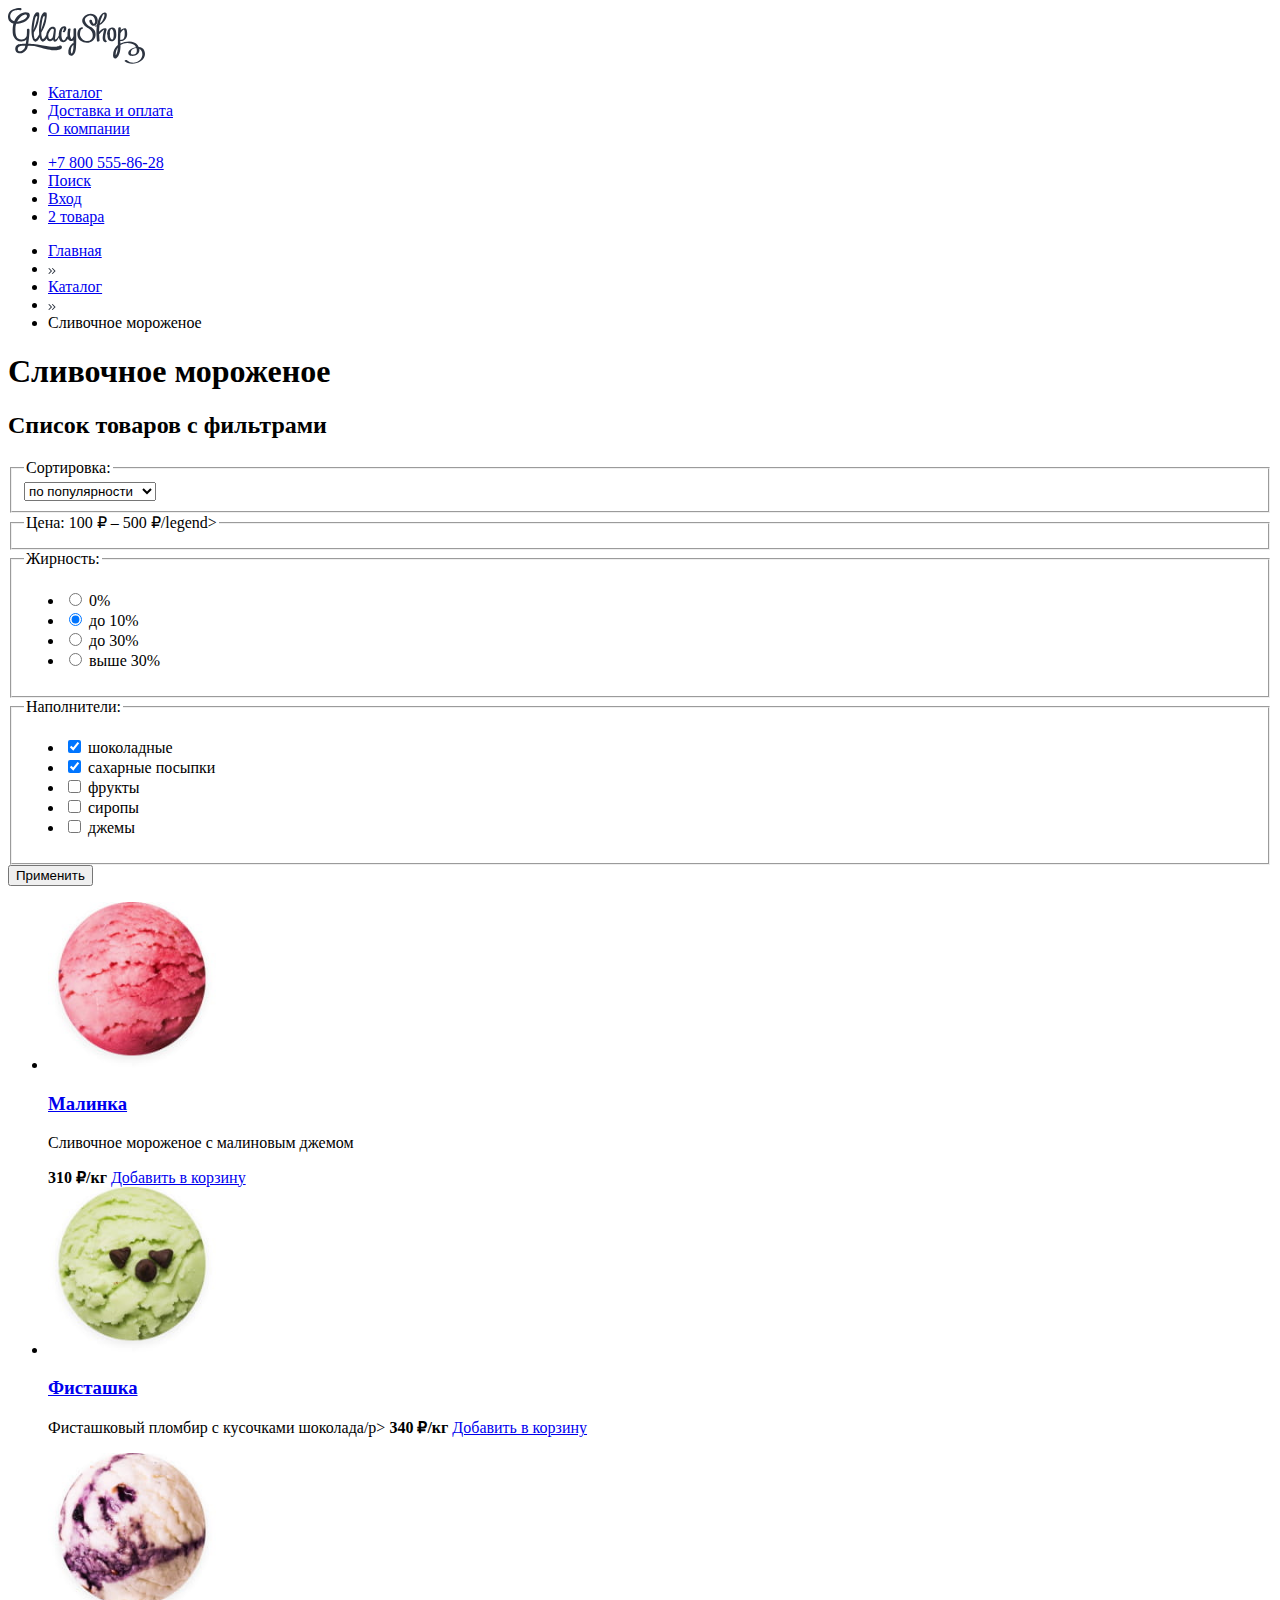
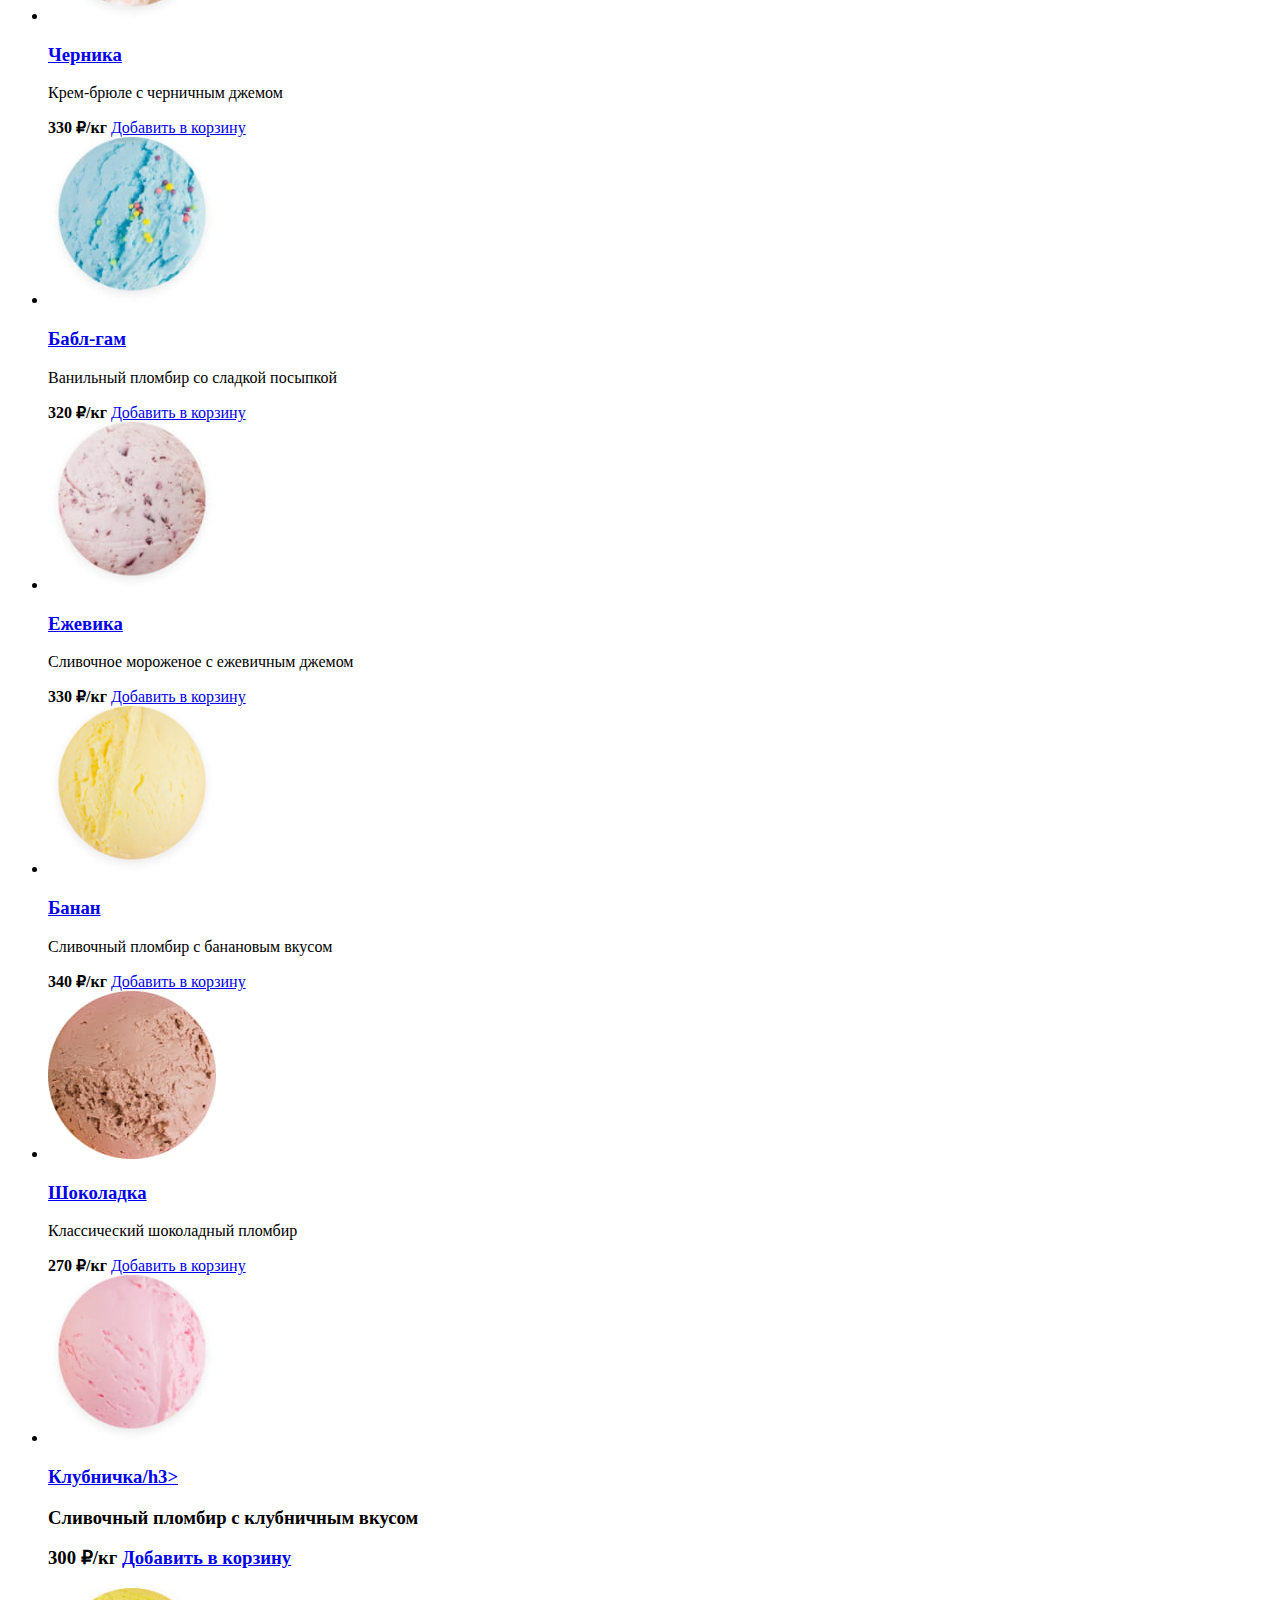
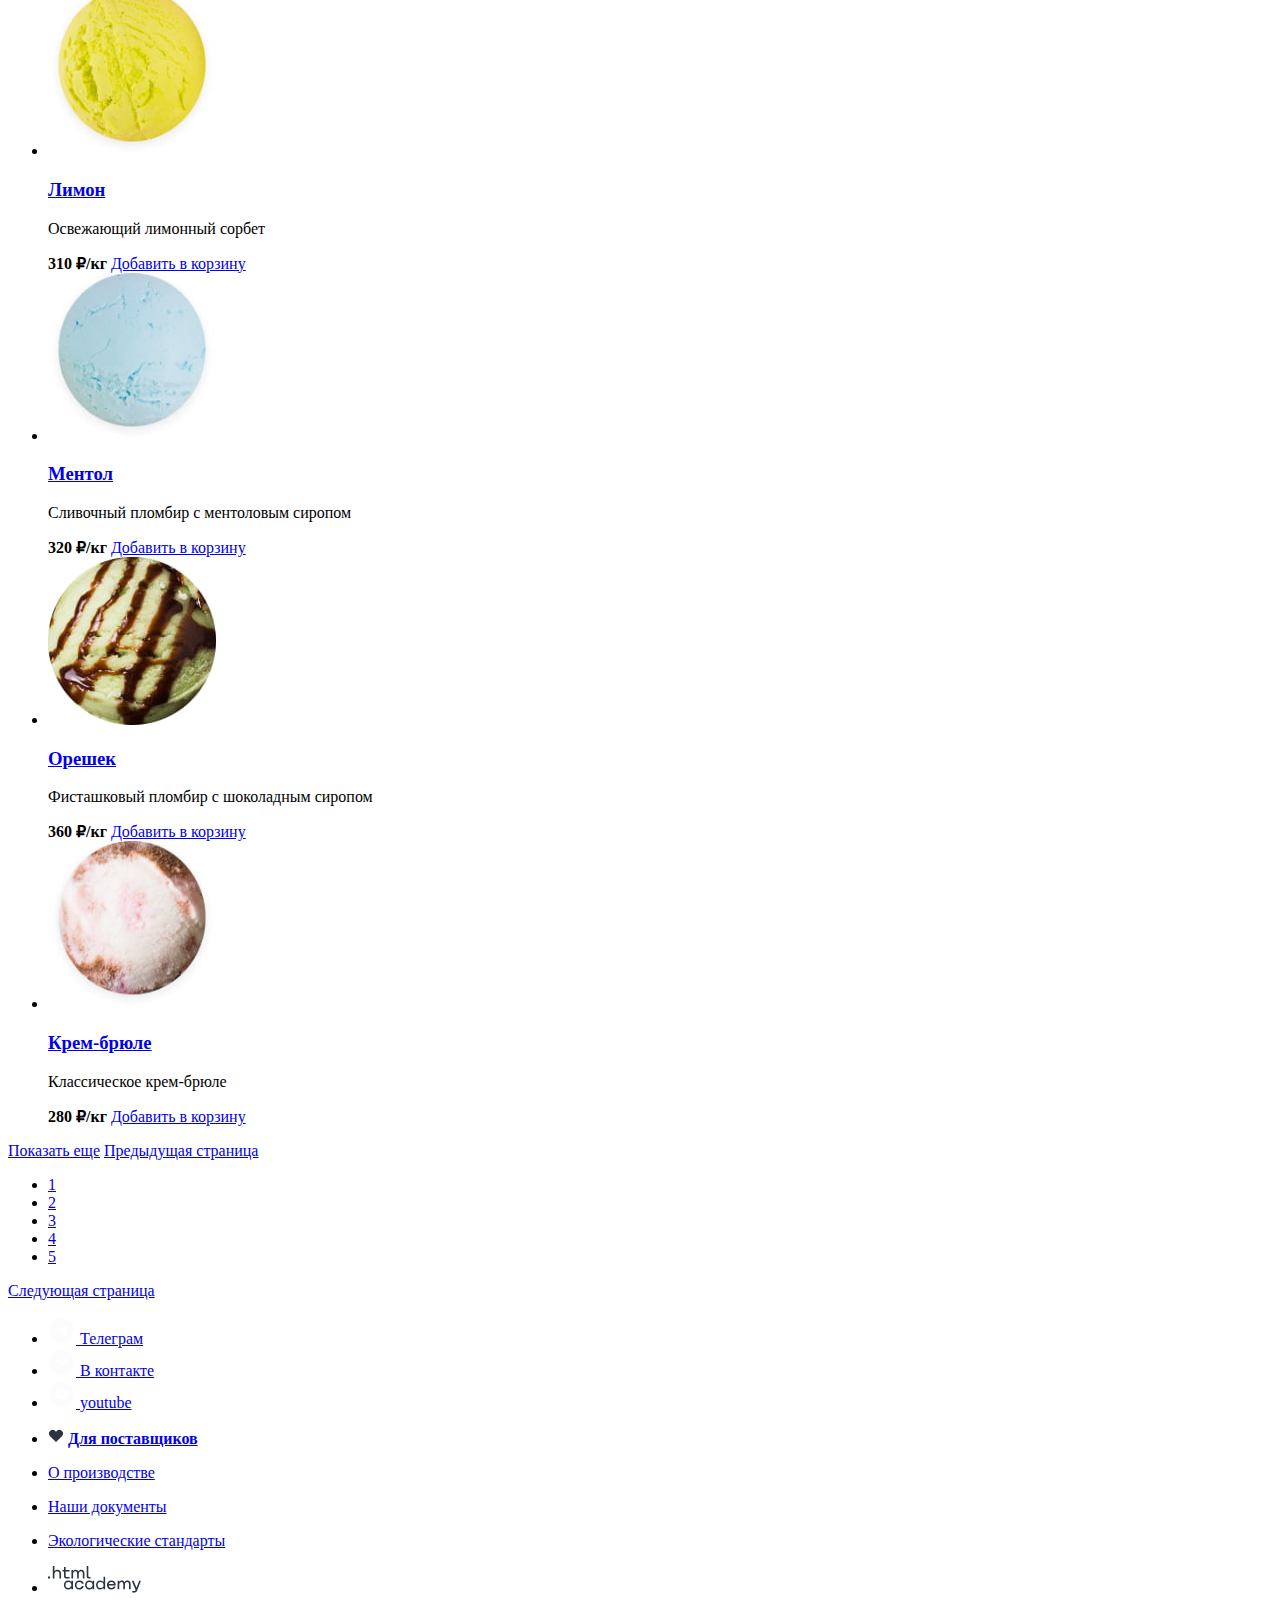
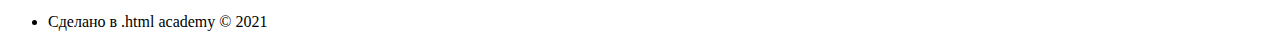
<file: 2/catalog.html>
<!DOCTYPE html>
<html lang="ru">
  <head>
    <meta charset="utf-8" />
    <title>HTML Academy: Глейси</title>
    <base href="https://htmlacademy-htmlcss.github.io/2162711-gllacy-36/2/">
</head>
  <body>
    <header class="page-header">
      <a class="navigation-logo" href="index.html">
        <img class="logo" src="images/logo.svg" alt="Логотип gllacy shop" />
      </a>
      <nav class="navigation">
        <ul class="navigation-list">
          <li class="navigation-item">
            <a class="navigation-link" href="#">Каталог</a>
          </li>
          <li class="navigation-item">
            <a class="navigation-link" href="#">Доставка и оплата</a>
          </li>
          <li class="navigation-item">
            <a class="navigation-link" href="#">О компании</a>
          </li>
        </ul>
        <ul class="navigation-user">
          <li class="navigation-item">
            <a class="contacts-phone" href="tel:88005558628"
              >+7 800 555-86-28</a>
          </li>
          <li class="navigation-item">
            <a class="navigation-link" href="#">
              <span class="visually-hidden">Поиск</span>
            </a>
          </li>
          <li class="navigation-item">
            <a class="navigation-link" href="#">Вход</a>
          </li>
          <li class="navigation-item">
            <a class="navigation-link" href="#">2 товара</a>
          </li>
        </ul>
      </nav>
    </header>
    <main class="main-inner">
      <header class="inner-header">
        <ul class="breadcrumbs">
          <li class="breadcrumbs-item">
            <a class="breadcrumbs-link" href="index.html">Главная</a>
          </li>
          <li>
            <img src="images/right.svg" alt="">
          </li>
          <li class="breadcrumbs-item">
            <a class="breadcrumbs-link" href="#">Каталог</a>
          </li>
          <li>
            <img src="images/right.svg" alt="">
          </li>
          <li class="breadcrumbs-item">
            <span class="breadcrumbs-text">Сливочное мороженое</span>
          </li>
        </ul>
        <h1 class="inner-header-title">Сливочное мороженое</h1>
      </header>
      <section class="catalog-products">
        <h2 class="visually-hidden">Список товаров с фильтрами</h2>
        <form class="catalog-filter" action="https://echo.htmlacademy.ru/" method="get">

          <fieldset class="catalog-filter-group">
            <legend class="catalog-filter-title">Сортировка:</legend>
            <select class="select-control" aria-label="Сортировка">
              <option value="popular">по популярности</option>
              <option value="cheap">сначала дешёвое</option>
              <option value="expensive">сначала дорогое</option>
            </select>
          </fieldset>
          <fieldset class="catalog-filter-group">
            <legend class="catalog-filter-title">Цена: 100 ₽ – 500 ₽/legend>
          </fieldset>
          <fieldset class="catalog-filter-group">
            <legend class="catalog-filter-title">Жирность:</legend>
            <ul class="catalog-filter-list">
              <li class="catalog-filter-item">
                <label class="control">
                  <input class="control-input" type="radio" name="product-group" value="zero">
                  0%
                </label>
              </li>
              <li class="catalog-filter-item">
                <label class="control">
                  <input class="control-input" type="radio" name="product-group" value="ten" checked>
                  до 10%
                </label>
              </li>
              <li class="catalog-filter-item">
                <label class="control">
                  <input class="control-input" type="radio" name="product-group" value="thirty">
                  до 30%
                </label>
              </li>
              <li class="catalog-filter-item">
                <label class="control">
                  <input class="control-input" type="radio" name="product-group" value="over thirty">
                  выше 30%
                </label>
              </li>
            </ul>
          </fieldset>
          <fieldset class="catalog-filter-group">
            <legend class="catalog-filter-title">Наполнители:</legend>
              <ul>
                <li class="catalog-filter-item">
                  <label class="control">
                    <input class="control-input" type="checkbox" name="chocolate" checked>
                    шоколадные
                  </label>
                </li>
                <li class="catalog-filter-item">
                  <label class="control">
                    <input class="control-input" type="checkbox" name="sugar sprinkle" checked>
                    сахарные посыпки
                  </label>
                </li>
                <li class="catalog-filter-item">
                  <label class="control">
                    <input class="control-input" type="checkbox" name="fruit">
                    фрукты
                  </label>
                </li>
                <li class="catalog-filter-item">
                  <label class="control">
                    <input class="control-input" type="checkbox" name="syrups">
                    сиропы
                  </label>
                </li>
                <li class="catalog-filter-item">
                  <label class="control">
                    <input class="control-input" type="checkbox" name="jams">
                    джемы
                  </label>
                </li>
              </ul>
          </fieldset>
        <button class="button" type="submit">Применить</button>
        </form>
        <ul class="product-list">
          <li class="product-card">
            <a class="product-card-link" href="product.html">
              <img class="product-image" src="images/catalog/catalog-raspberry.jpg" width="168px" height="168px" alt="Сливочное мороженое с малиновым джемом">
              <h3 class="product-card-title">Малинка</h3>
            </a>
            <p>Сливочное мороженое с малиновым джемом</p>
            <b class="product-card-price">310 ₽/кг</b>
            <a class="product-card-button button" href="#">
              <span class="visually-hidden">Добавить в корзину</span>
            </a>
          </li>
          <li class="product-card">
            <a class="product-card-link" href="product.html">
              <img class="product-image" src="images/catalog/catalog-pistachio.jpg" width="168px" height="168px" alt="Фисташковый пломбир с кусочками шоколада">
              <h3 class="product-card-title">Фисташка</h3>
            </a>
            <p>Фисташковый пломбир с кусочками шоколада/p>
            <b class="product-card-price">340 ₽/кг</b>
            <a class="product-card-button button" href="#">
              <span class="visually-hidden">Добавить в корзину</span>
            </a>
          </li>
          <li class="product-card">
            <a class="product-card-link" href="product.html">
              <img class="product-image" src="images/catalog/catalog-blueberry.jpg" width="168px" height="168px" alt="Крем-брюле с черничным джемом">
              <h3 class="product-card-title">Черника</h3>
            </a>
            <p>Крем-брюле с черничным джемом</p>
            <b class="product-card-price">330 ₽/кг</b>
            <a class="product-card-button button" href="#">
              <span class="visually-hidden">Добавить в корзину</span>
            </a>
          </li>
          <li class="product-card">
            <a class="product-card-link" href="product.html">
              <img class="product-image" src="images/catalog/catalog-bubble-gum.jpg" width="168px" height="168px" alt="Ванильный пломбир бабл-гам со сладкой посыпкой">
              <h3 class="product-card-title">Бабл-гам</h3>
            </a>
            <p>Ванильный пломбир со сладкой посыпкой</p>
            <b class="product-card-price">320 ₽/кг</b>
            <a class="product-card-button button" href="#">
              <span class="visually-hidden">Добавить в корзину</span>
            </a>
          </li>
          <li class="product-card">
            <a class="product-card-link" href="product.html">
              <img class="product-image" src="images/catalog/catalog-blackberry.jpg" width="168px" height="168px" alt="Сливочное мороженое с ежевичным джемом">
              <h3 class="product-card-title">Ежевика</h3>
            </a>
            <p>Сливочное мороженое с ежевичным джемом</p>
            <b class="product-card-price">330 ₽/кг</b>
            <a class="product-card-button button" href="#">
              <span class="visually-hidden">Добавить в корзину</span>
            </a>
          </li>
          <li class="product-card">
            <a class="product-card-link" href="product.html">
              <img class="product-image" src="images/catalog/catalog-banana.jpg" width="168px" height="168px" alt="Сливочный пломбир с банановым вкусом">
              <h3 class="product-card-title">Банан</h3>
            </a>
            <p>Сливочный пломбир с банановым вкусом</p>
            <b class="product-card-price">340 ₽/кг</b>
            <a class="product-card-button button" href="#">
              <span class="visually-hidden">Добавить в корзину</span>
            </a>
          </li>
          <li class="product-card">
            <a class="product-card-link" href="product.html">
              <img class="product-image" src="images/catalog/catalog-chocolate.jpg" width="168px" height="168px" alt="Классический шоколадный пломбир">
              <h3 class="product-card-title">Шоколадка</h3>
            </a>
            <p>Классический шоколадный пломбир</p>
            <b class="product-card-price">270 ₽/кг</b>
            <a class="product-card-button button" href="#">
              <span class="visually-hidden">Добавить в корзину</span>
            </a>
          </li>
          <li class="product-card">
            <a class="product-card-link" href="product.html">
              <img class="product-image" src="images/catalog/catalog-strawberry.jpg" width="168px" height="168px" alt="Сливочный пломбир с клубничным вкусом">
              <h3 class="product-card-title">Клубничка/h3>
            </a>
            <p>Сливочный пломбир с клубничным вкусом</p>
            <b class="product-card-price">300 ₽/кг</b>
            <a class="product-card-button button" href="#">
              <span class="visually-hidden">Добавить в корзину</span>
            </a>
          </li>
          <li class="product-card">
            <a class="product-card-link" href="product.html">
              <img class="product-image" src="images/catalog/catalog-lemon.jpg" width="168px" height="168px" alt="Освежающий лимонный сорбет">
              <h3 class="product-card-title">Лимон</h3>
            </a>
            <p>Освежающий лимонный сорбет</p>
            <b class="product-card-price">310 ₽/кг</b>
            <a class="product-card-button button" href="#">
              <span class="visually-hidden">Добавить в корзину</span>
            </a>
          </li>
          <li class="product-card">
            <a class="product-card-link" href="product.html">
              <img class="product-image" src="images/catalog/catalog-menthol.jpg" width="168px" height="168px" alt="Сливочный пломбир с ментоловым сиропом">
              <h3 class="product-card-title">Ментол</h3>
            </a>
            <p>Сливочный пломбир с ментоловым сиропом</p>
            <b class="product-card-price">320 ₽/кг</b>
            <a class="product-card-button button" href="#">
              <span class="visually-hidden">Добавить в корзину</span>
            </a>
          </li>
          <li class="product-card">
            <a class="product-card-link" href="product.html">
              <img class="product-image" src="images/catalog/catalog-nut.jpg" width="168px" height="168px" alt="Фисташковый пломбир с шоколадным сиропом">
              <h3 class="product-card-title">Орешек</h3>
            </a>
            <p>Фисташковый пломбир с шоколадным сиропом</p>
            <b class="product-card-price">360 ₽/кг</b>
            <a class="product-card-button button" href="#">
              <span class="visually-hidden">Добавить в корзину</span>
            </a>
          </li>
          <li class="product-card">
            <a class="product-card-link" href="product.html">
              <img class="product-image" src="images/catalog/сreme-brulee.jpg" width="168px" height="168px" alt="Классическое крем-брюле">
              <h3 class="product-card-title">Крем-брюле</h3>
            </a>
            <p>Классическое крем-брюле</p>
            <b class="product-card-price">280 ₽/кг</b>
            <a class="product-card-button button" href="#">
              <span class="visually-hidden">Добавить в корзину</span>
            </a>
          </li>
        </ul>
      </section>
      <section>
        <a href="#">Показать еще</a>
        <a class="catalog-navigation-link" href="#">
          <span class="visually-hidden">Предыдущая страница</span>
        </a>
        <ul class="catalog-navigation">
          <li class="catalog-navigation-item">
            <a href="#">1</a>
          </li>
          <li class="catalog-navigation-item">
            <a href="#">2</a>
          </li>
          <li class="catalog-navigation-item">
            <a href="#">3</a>
          </li>
          <li class="catalog-navigation-item">
            <a href="#">4</a>
          </li>
          <li class="catalog-navigation-item">
            <a href="#">5</a>
          </li>
        </ul>
        <a class="catalog-navigation-link" href="#">
          <span class="visually-hidden">Следующая страница</span>
        </a>
      </section>
    </main>
    <footer class="page-footer">
      <section class="social">
        <ul class="social list">
          <li class="social-item">
            <a class="social-link" href="https://t.me/htmlacademy">
              <img src="images/social/telegram.svg" alt="Телеграм">
              <span class="visually-hidden">Телеграм</span>
            </a>
          </li>
          <li class="social-item">
            <a class="social-link" href="https://vk.com/htmlacademy">
              <img src="images/social/vkontakte.svg" alt="В контакте">
              <span class="visually-hidden">В контакте</span>
            </a>
          </li>
          <li class="social-item">
            <a class="social-link" href="https://www.youtube.com/user/htmlacademyru">
              <img src="images/social/youtube.svg" alt="youtube">
              <span class="visually-hidden">youtube</span>
            </a>
          </li>
        </ul>
      </section>
      <section class="copyright">
        <ul class="copyright-list">
          <li class="copyright-item">
            <img src="images/heart.svg" alt="">
            <a class="copyright-link" href="#"><b>Для поставщиков</b></a>
          </li>
          <li class="copyright-item">
            <a class="copyright-link" href="#"><p>О производстве</p></a>
          </li>
          <li class="copyright-item">
            <a class="copyright-link" href="#"><p>Наши документы</p></a>
          </li>
          <li class="copyright-item">
            <a class="copyright-link" href="#"><p>Экологические стандарты</p></a>
          </li>
        </ul>
      </section>
      <section class="information">
        <ul class="information-list">
          <li class="information-item">
            <a class="information-link" href="https://htmlacademy.ru">
              <img src="images/logo_htmlacademy.svg" alt="Логотип html academy." />
            </a>
          </li>
          <li class="information-item">
            <p>Сделано в .html academy © 2021</p>
          </li>
        </ul>
      </section>
    </footer>
  </body>
</html>
</file>
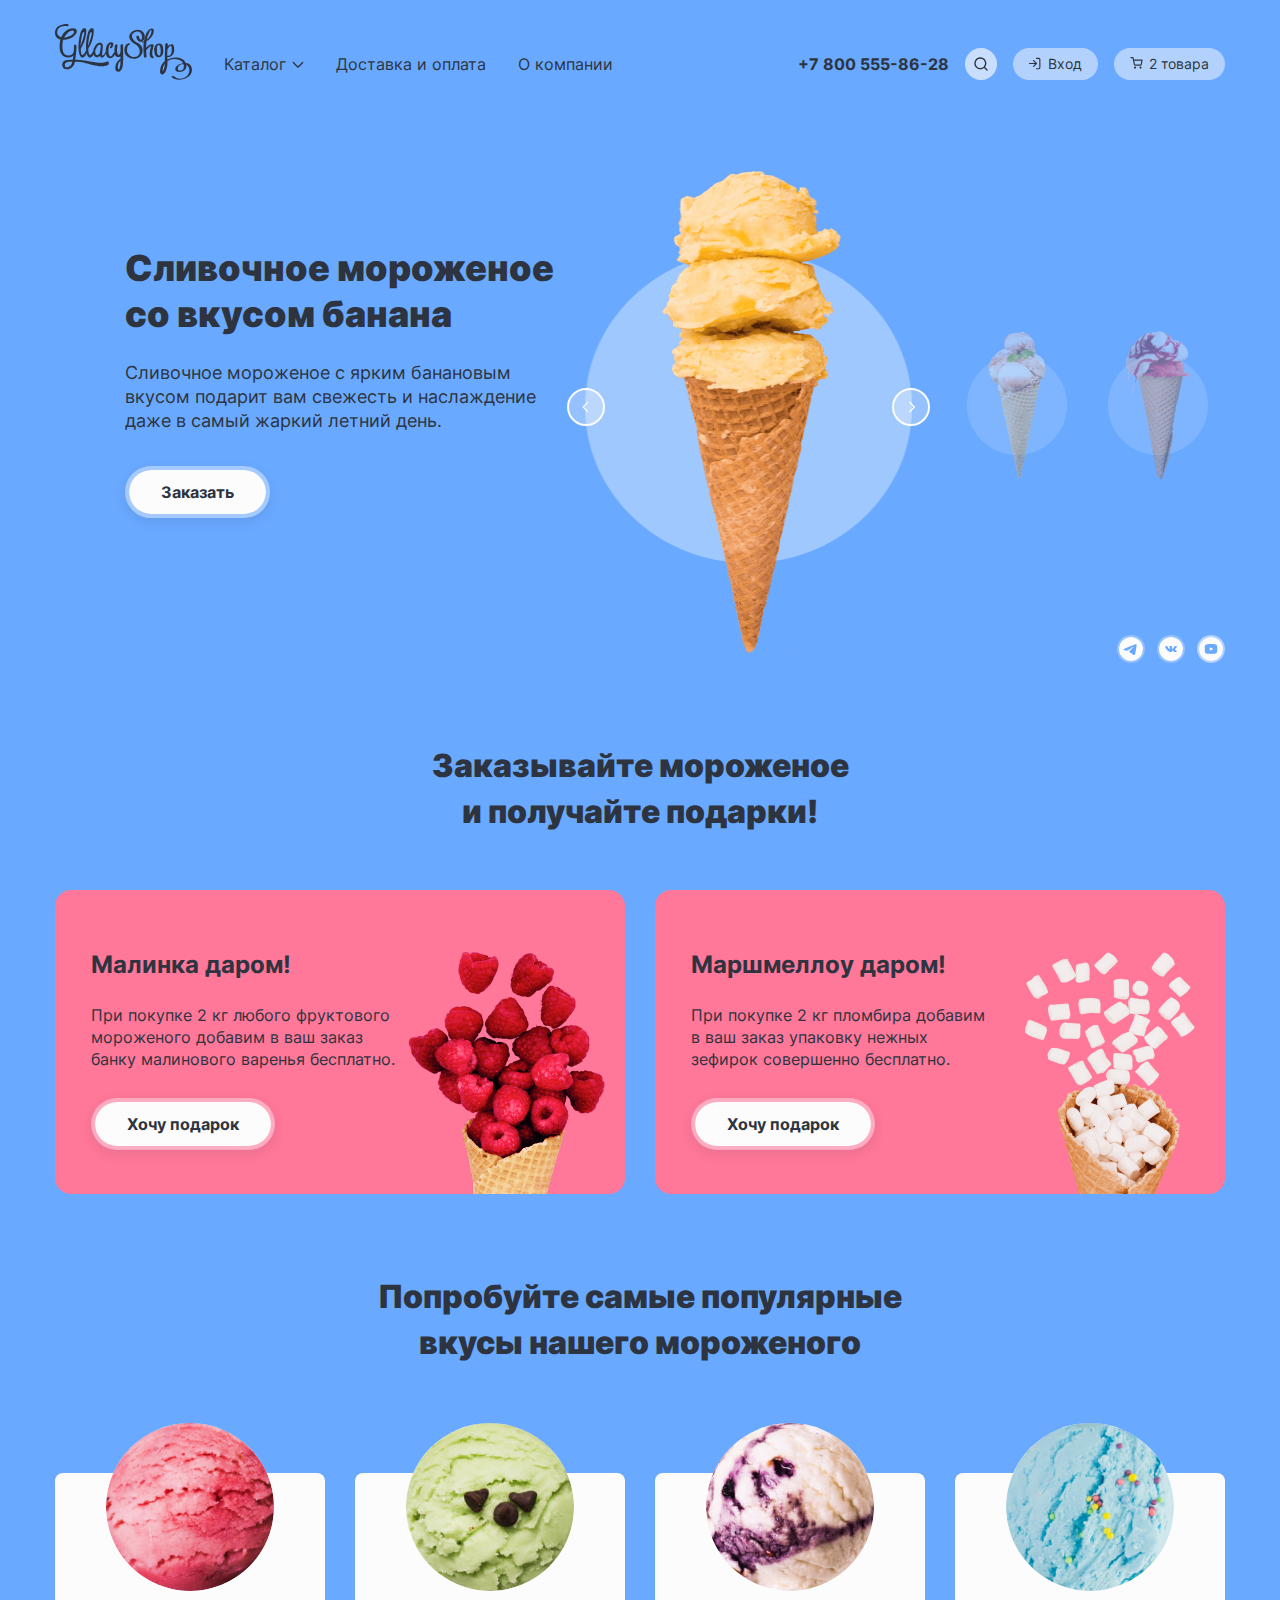
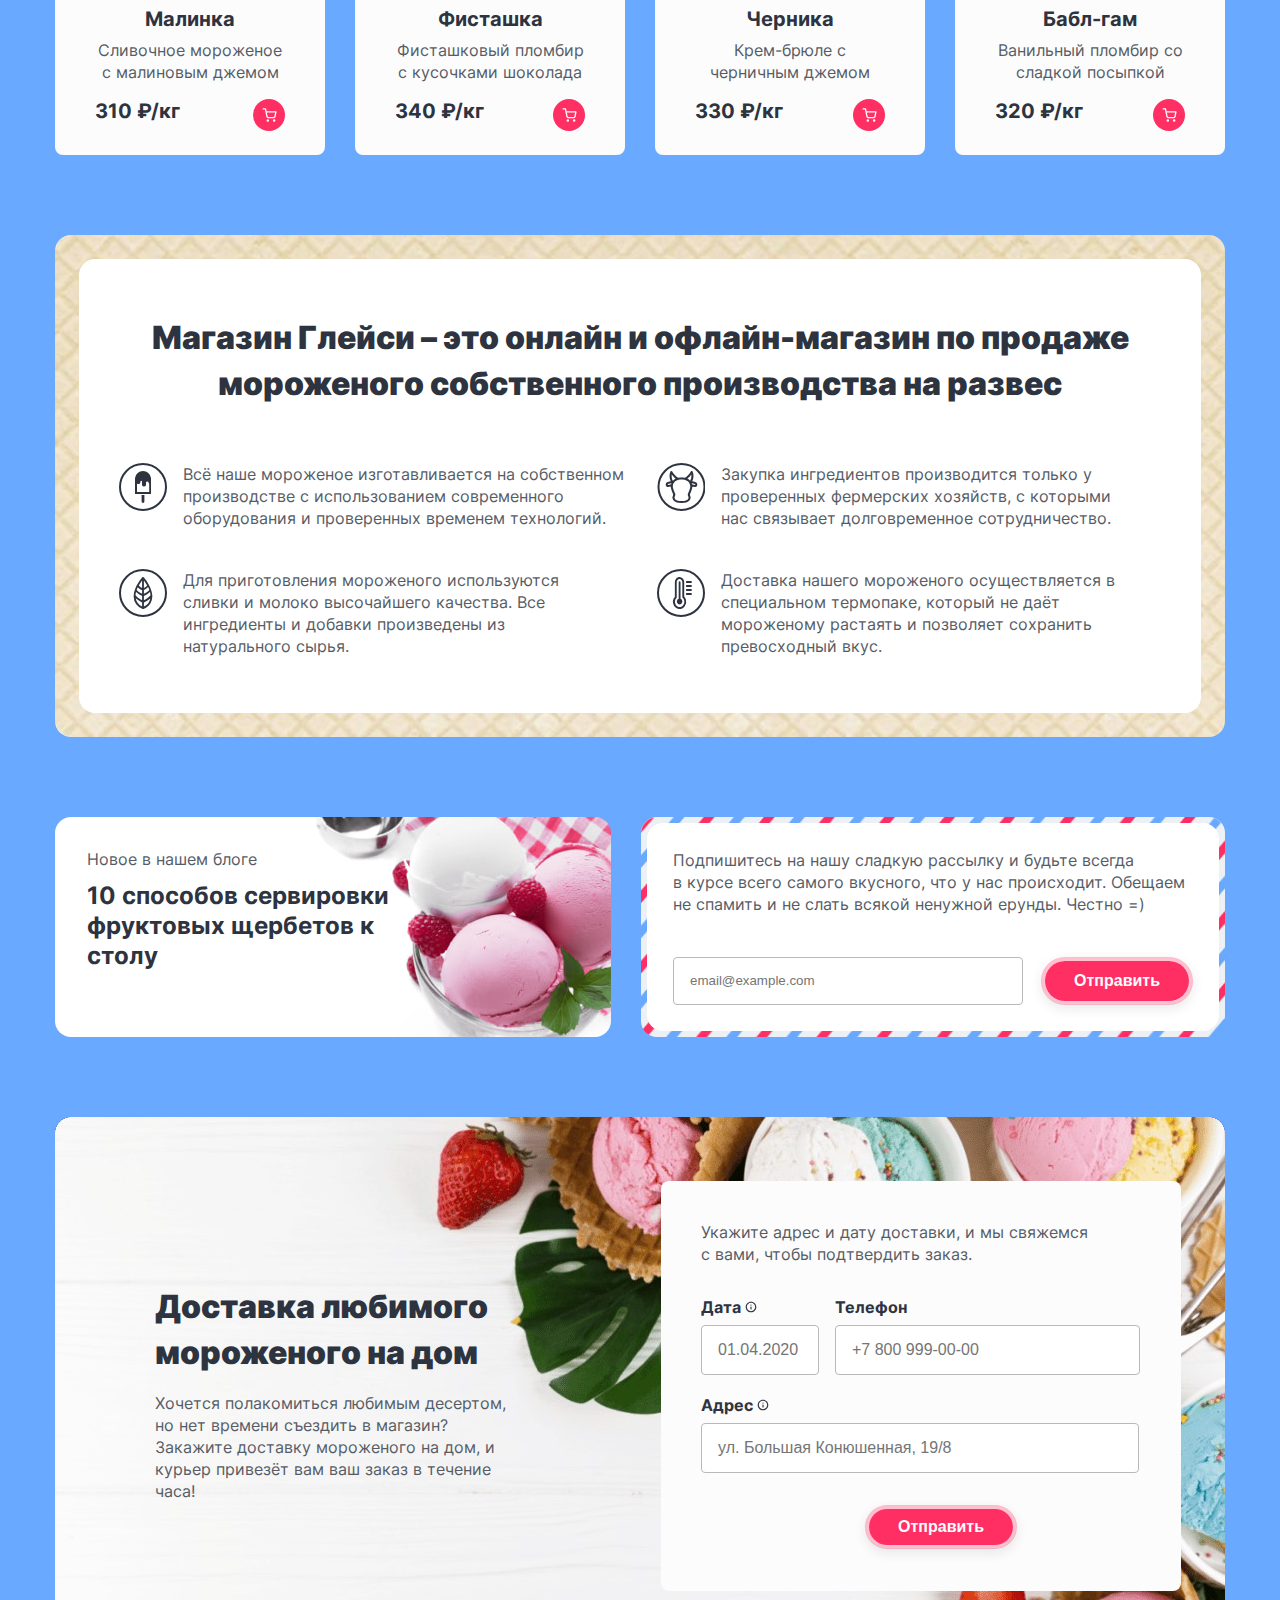
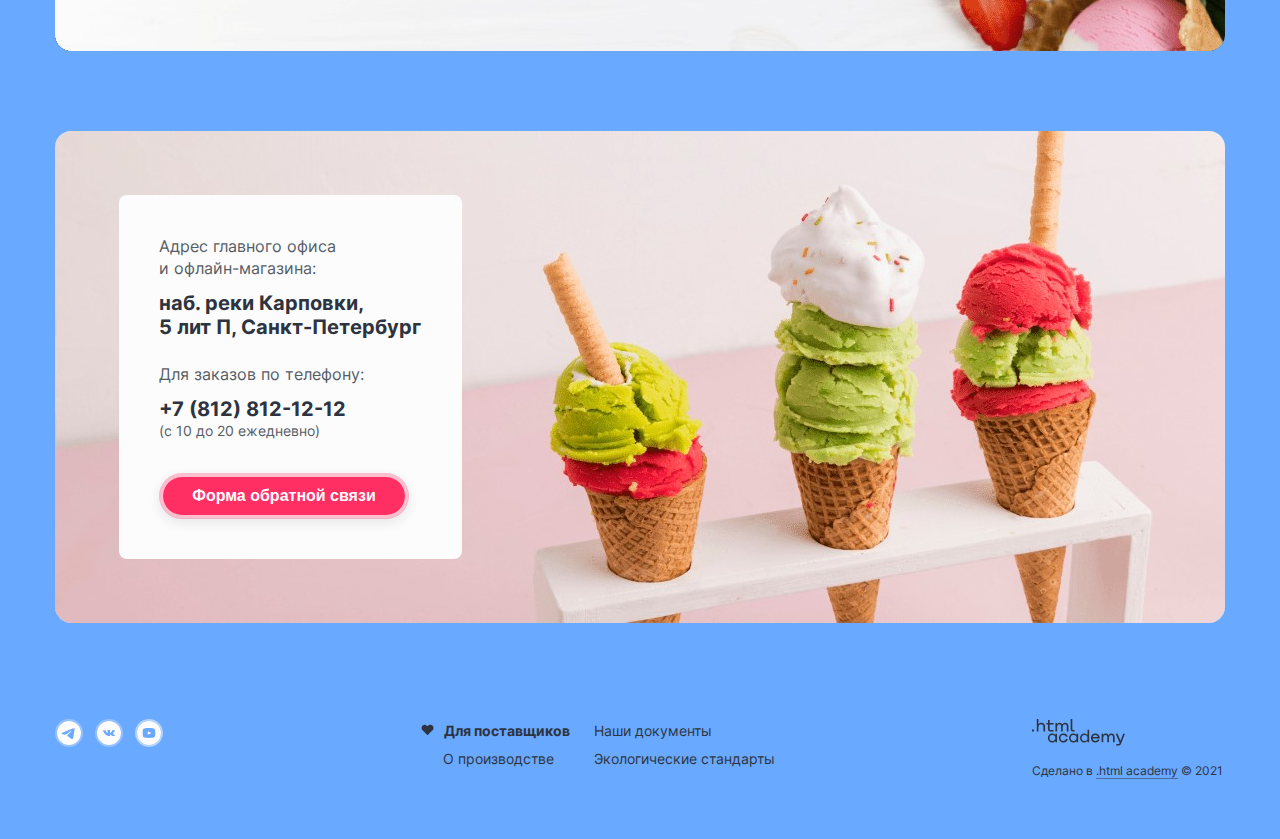
<file: 4/blue.html>
<!DOCTYPE html>
<html lang="ru">
  <head>
    <meta charset="utf-8" />
    <title>HTML Academy: Глейси</title>
    <link rel="stylesheet" href="styles/styles.css" />
    <base href="https://htmlacademy-htmlcss.github.io/2162711-gllacy-36/4/">
</head>
  <body class="blue-body">
    <header class="page-header">
      <div class="page-header-container">
        <a class="logo-link" href="index.html">
          <img
            class="logo"
            src="images/logo.svg"
            width="137px"
            height="56px"
            alt="Логотип gllacy shop."
          />
        </a>
        <nav class="navigation">
          <ul class="navigation-list">
            <li class="navigation-item">
              <a class="navigation-link header-link" href="catalog.html"
                >Каталог</a
              >
            </li>
            <li class="navigation-item">
              <a class="navigation-link" href="#">Доставка и оплата</a>
            </li>
            <li class="navigation-item">
              <a class="navigation-link" href="#">О компании</a>
            </li>
          </ul>
          <ul class="navigation-user">
            <li class="navigation-item">
              <a class="contacts-phone" href="tel:88005558628"
                >+7 800 555-86-28</a
              >
            </li>
            <li class="navigation-user-item">
              <a class="navigation-link search" href="#">
                <span class="visually-hidden">Поиск</span>
              </a>
            </li>
            <li class="navigation-user-item">
              <a class="navigation-login" href="#">
                <div class="login-icon"></div>
                <span class="navigation-user-text">Вход</span>
              </a>
            </li>
            <li class="navigation-user-item">
              <a class="navigation-basket" href="#">
                <div class="basket-icon"></div>
                <span class="navigation-user-text">2 товара</span>
              </a>
            </li>
          </ul>
        </nav>
      </div>
    </header>
    <main class="main-index main-container">
      <div class="page-container">
        <h1 class="visually-hidden">gllacy shop</h1>
        <section class="preview-main">
          <div class="preview-container">
            <h2 class="preview-title">Сливочное мороженое со вкусом банана</h2>
            <ul class="preview-list">
              <li class="preview-item">
                <p class="preview-paragraph">
                  Сливочное мороженое с ярким банановым вкусом подарит вам
                  свежесть и наслаждение даже в самый жаркий летний день.
                </p>
              </li>
              <li class="preview-item">
                <a class="preview-link" href="#">Заказать</a>
              </li>
            </ul>
          </div>
          <ul class="gallery-list">
            <li class="gallery-item arrow-left-icon">
              <a class="gallery-link" href="index.html">
                <div class="arrow-left"></div>
                <span class="visually-hidden">Предыдущая страница</span>
              </a>
            </li>
            <li class="gallery-item">
              <img
                src="images/title/blue/ice-cream-blue.png"
                width="327px"
                height="507px"
                alt="Сливочное мороженое со вкусом банана."
              />
            </li>
            <li class="gallery-item arrow-right-icon">
              <a class="gallery-link" href="yellow.html">
                <div class="arrow-right"></div>
                <span class="visually-hidden">Следующая страница</span>
              </a>
            </li>
            <li class="gallery-item creamy">
              <img
                src="images/title/blue/slide-show-blue.png"
                width="100px"
                height="150px"
                alt="Карамельный пломбир с маршмеллоу."
              />
            </li>
            <li class="gallery-item caramel">
              <img
                src="images/title/blue/slide-show-blue-one.png"
                width="100px"
                height="150px"
                alt="Пломбир с клубничным джемом."
              />
            </li>
          </ul>
          <ul class="social-list">
            <li class="social-item-telegram">
              <a class="social-link telegram" href="https://t.me/htmlacademy">
                <span class="visually-hidden">Телеграм</span>
              </a>
            </li>
            <li class="social-item">
              <a
                class="social-link vkontakte"
                href="https://vk.com/htmlacademy"
              >
                <span class="visually-hidden">В контакте</span>
              </a>
            </li>
            <li class="social-item">
              <a
                class="social-link youtube"
                href="https://www.youtube.com/user/htmlacademyru"
              >
                <span class="visually-hidden">youtube</span>
              </a>
            </li>
          </ul>
        </section>
        <section class="gift">
          <h2 class="gift-header">
            Заказывайте мороженое и получайте подарки!
          </h2>
          <ul class="gift-list">
            <li class="gift-item-raspberries">
              <h3 class="gif-title">Малинка даром!</h3>
              <p class="gift-paragraph">
                При покупке 2 кг любого фруктового мороженого добавим в ваш
                заказ банку малинового варенья бесплатно.
              </p>
              <a class="gift-link" href="#">Хочу подарок</a>
              <div class="raspberry-gift"></div>
            </li>
            <li class="gift-item-marshmallow">
              <h3 class="gif-title">Маршмеллоу даром!</h3>
              <p class="gift-paragraph">
                При покупке 2 кг пломбира добавим<br />
                в ваш заказ упаковку нежных зефирок совершенно бесплатно.
              </p>
              <a class="gift-link" href="#">Хочу подарок</a>
              <div class="marshmallow-gift"></div>
            </li>
          </ul>
        </section>
        <section class="product">
          <h2 class="product-title">
            Попробуйте самые популярные вкусы нашего мороженого
          </h2>
          <ul class="product-list">
            <li class="product-card">
              <a class="product-card-link" href="product.html">
                <img
                  class="product-card-image"
                  src="images/catalog/catalog-raspberry.jpg"
                  width="168px"
                  height="168px"
                  alt="Сливочное мороженое с малиновым джемом."
                />
                <h3 class="product-card-title">Малинка</h3>
              </a>
              <p class="product-paragraph">
                Сливочное мороженое с малиновым джемом
              </p>
              <div class="product-card-container">
                <strong class="product-card-price">310 ₽/кг</strong>
                <a class="product-card-button button" href="#">
                  <span class="visually-hidden">Добавить в корзину</span>
                </a>
              </div>
            </li>
            <li class="product-card">
              <a class="product-card-link" href="product.html">
                <img
                  class="product-card-image"
                  src="images/catalog/catalog-pistachio.jpg"
                  width="168px"
                  height="168px"
                  alt="Фисташковый пломбир с кусочками шоколада."
                />
                <h3 class="product-card-title">Фисташка</h3>
              </a>
              <p class="product-paragraph">
                Фисташковый пломбир с кусочками шоколада
              </p>
              <div class="product-card-container">
                <strong class="product-card-price">340 ₽/кг</strong>
                <a class="product-card-button button" href="#">
                  <span class="visually-hidden">Добавить в корзину</span>
                </a>
              </div>
            </li>
            <li class="product-card">
              <a class="product-card-link" href="product.html">
                <img
                  class="product-card-image"
                  src="images/catalog/catalog-blueberry.jpg"
                  width="168px"
                  height="168px"
                  alt="Крем-брюле с черничным джемом."
                />
                <h3 class="product-card-title">Черника</h3>
              </a>
              <p class="product-paragraph">Крем-брюле с черничным джемом</p>
              <div class="product-card-container">
                <strong class="product-card-price">330 ₽/кг</strong>
                <a class="product-card-button button" href="#">
                  <span class="visually-hidden">Добавить в корзину</span>
                </a>
              </div>
            </li>
            <li class="product-card">
              <a class="product-card-link" href="product.html">
                <img
                  class="product-card-image"
                  src="images/catalog/catalog-bubble-gum.jpg"
                  width="168px"
                  height="168px"
                  alt="Ванильный пломбир бабл-гам со сладкой посыпкой."
                />
                <h3 class="product-card-title">Бабл-гам</h3>
              </a>
              <p class="product-paragraph">
                Ванильный пломбир со сладкой посыпкой
              </p>
              <div class="product-card-container">
                <strong class="product-card-price">320 ₽/кг</strong>
                <a class="product-card-button button" href="#">
                  <span class="visually-hidden">Добавить в корзину</span>
                </a>
              </div>
            </li>
          </ul>
        </section>
        <section>
          <div class="about">
            <div class="about-container">
              <h2>
                Магазин Глейси – это онлайн и офлайн-магазин по продаже
                мороженого собственного производства на развес
              </h2>
              <ul class="about-list">
                <li class="about-item">
                  <div class="ice-cream"></div>
                  <p class="ice-cream-paragraph">
                    Всё наше мороженое изготавливается на собственном
                    производстве с использованием современного оборудования и
                    проверенных временем технологий.
                  </p>
                </li>
                <li class="about-item">
                  <div class="cow"></div>
                  <p class="cow-paragraph">
                    Закупка ингредиентов производится только у проверенных
                    фермерских хозяйств, с которыми нас связывает долговременное
                    сотрудничество.
                  </p>
                </li>
                <li class="about-item">
                  <div class="leaf"></div>
                  <p class="leaf-paragraph">
                    Для приготовления мороженого используются сливки и молоко
                    высочайшего качества. Все ингредиенты и добавки произведены
                    из натурального сырья.
                  </p>
                </li>
                <li class="about-item">
                  <div class="thermometer"></div>
                  <p class="thermometer-paragraph">
                    Доставка нашего мороженого осуществляется в специальном
                    термопаке, который не даёт мороженому растаять и позволяет
                    сохранить превосходный вкус.
                  </p>
                </li>
              </ul>
            </div>
          </div>
        </section>
        <div class="blog-news">
          <article class="blog">
            <h2 class="visually-hidden">Блог</h2>
            <p class="blog-paragraph">Новое в нашем блоге</p>
            <a class="blog-link" href="#">
              <h3>10 способов сервировки фруктовых щербетов к столу</h3>
            </a>
          </article>
          <section>
            <h2 class="visually-hidden">Наша рассылка</h2>
            <div class="newsletter">
              <div class="newsletter-container">
                <p class="newsletter-paragraph">
                  Подпишитесь на нашу сладкую рассылку и будьте всегда<br />
                  в курсе всего самого вкусного, что у нас происходит.
                  Обещаем<br />
                  не спамить и не слать всякой ненужной ерунды. Честно =)
                </p>
                <form
                  class="newsletter-form"
                  action="https://echo.htmlacademy.ru/"
                  method="post"
                >
                  <div class="newsletter-form-container">
                    <input
                      class="newsletter-input"
                      type="email"
                      placeholder="email@example.com"
                    />
                    <button class="button newsletter-button" type="submit">
                      Отправить
                    </button>
                  </div>
                </form>
              </div>
            </div>
          </section>
        </div>
        <section class="delivery">
          <div class="delivery-text">
            <h2 class="delivery-title">Доставка любимого мороженого на дом</h2>
            <p class="delivery-paragraph">
              Хочется полакомиться любимым десертом,<br />
              но нет времени съездить в магазин? Закажите доставку мороженого на
              дом, и курьер привезёт вам ваш заказ в течение часа!
            </p>
          </div>
          <form
            class="delivery-form-container"
            action="https://echo.htmlacademy.ru/"
            method="post"
          >
            <p class="delivery-form-paragraph">
              Укажите адрес и дату доставки, и мы свяжемся<br />
              с вами, чтобы подтвердить заказ.
            </p>
            <div class="date-phone">
              <div class="date-container">
                <label class="delivery-label-date">
                  <div class="date-icon">
                    Дата
                    <div class="info-icon"></div>
                  </div>
                  <input
                    class="date-input delivery-input"
                    type="text"
                    placeholder="01.04.2020"
                  />
                </label>
              </div>
              <label class="delivery-label-phone">
                <div class="phone-container">
                  Телефон
                  <input
                    class="phone-input delivery-input"
                    type="tel"
                    placeholder="+7 800 999-00-00"
                  />
                </div>
              </label>
            </div>
            <label class="delivery-label-address">
              <div class="address-container">
                Адрес
                <div class="info-icon"></div>
              </div>
              <input
                class="address-input delivery-input"
                type="text"
                placeholder="ул. Большая Конюшенная, 19/8"
              />
            </label>
            <button class="button delivery-button" type="submit">
              Отправить
            </button>
          </form>
        </section>
        <section class="info">
          <h2 class="visually-hidden">Обратная связь</h2>
          <div class="info-container">
            <ul class="info-list">
              <li class="info-item">
                <p class="info-item-address">
                  Адрес главного офиса<br />
                  и офлайн-магазина:
                </p>
              </li>
              <li class="info-item">
                <strong class="info-strong"
                  >наб. реки Карповки,<br />
                  5 лит П, Санкт-Петербург</strong
                >
              </li>
              <li class="info-item">
                <p class="info-item-paragraph">Для заказов по телефону:</p>
              </li>
              <li class="info-item">
                <strong class="info-contacts">+7 (812) 812-12-12</strong>
              </li>
              <li class="info-item">
                <p class="work-time">(с 10 до 20 ежедневно)</p>
              </li>
              <li class="info-item">
                <button class="button info-button" type="button">
                  Форма обратной связи
                </button>
              </li>
            </ul>
          </div>
        </section>
      </div>
    </main>
    <footer class="page-footer">
      <div class="page-footer-container">
        <nav class="social">
          <ul class="social-list-footer">
            <li class="social-item-telegram">
              <a class="social-link telegram" href="https://t.me/htmlacademy">
                <span class="visually-hidden">Телеграм</span>
              </a>
            </li>
            <li class="social-item">
              <a
                class="social-link vkontakte"
                href="https://vk.com/htmlacademy"
              >
                <span class="visually-hidden">В контакте</span>
              </a>
            </li>
            <li class="social-item">
              <a
                class="social-link youtube"
                href="https://www.youtube.com/user/htmlacademyru"
              >
                <span class="visually-hidden">youtube</span>
              </a>
            </li>
          </ul>
        </nav>
        <nav class="copyright">
          <ul class="copyright-list">
            <li class="copyright-item suppliers-item">
              <img
                class="suppliers-image"
                src="images/icon/heart.svg"
                width="13px"
                height="12px"
                alt="сердце."
              />
              <a class="copyright-link suppliers" href="#">Для поставщиков</a>
            </li>
            <li class="copyright-item documentation-item">
              <a class="copyright-link" href="#">Наши документы</a>
            </li>
            <li class="copyright-item production-item">
              <a class="copyright-link" href="#">О производстве</a>
            </li>
            <li class="copyright-item standards-item">
              <a class="copyright-link" href="#">Экологические стандарты</a>
            </li>
          </ul>
        </nav>
        <div class="information">
          <ul class="information-list">
            <li class="information-item">
              <a class="information-link" href="https://htmlacademy.ru">
                <img
                  src="images/logo_htmlacademy.svg"
                  width="93px"
                  height="27px"
                  alt="Логотип html academy."
                />
              </a>
            </li>
            <li class="information-item">
              <p class="information-paragraph">
                Сделано в <span class="underline">.html academy</span> © 2021
              </p>
            </li>
          </ul>
        </div>
      </div>
    </footer>
  </body>
</html>
</file>
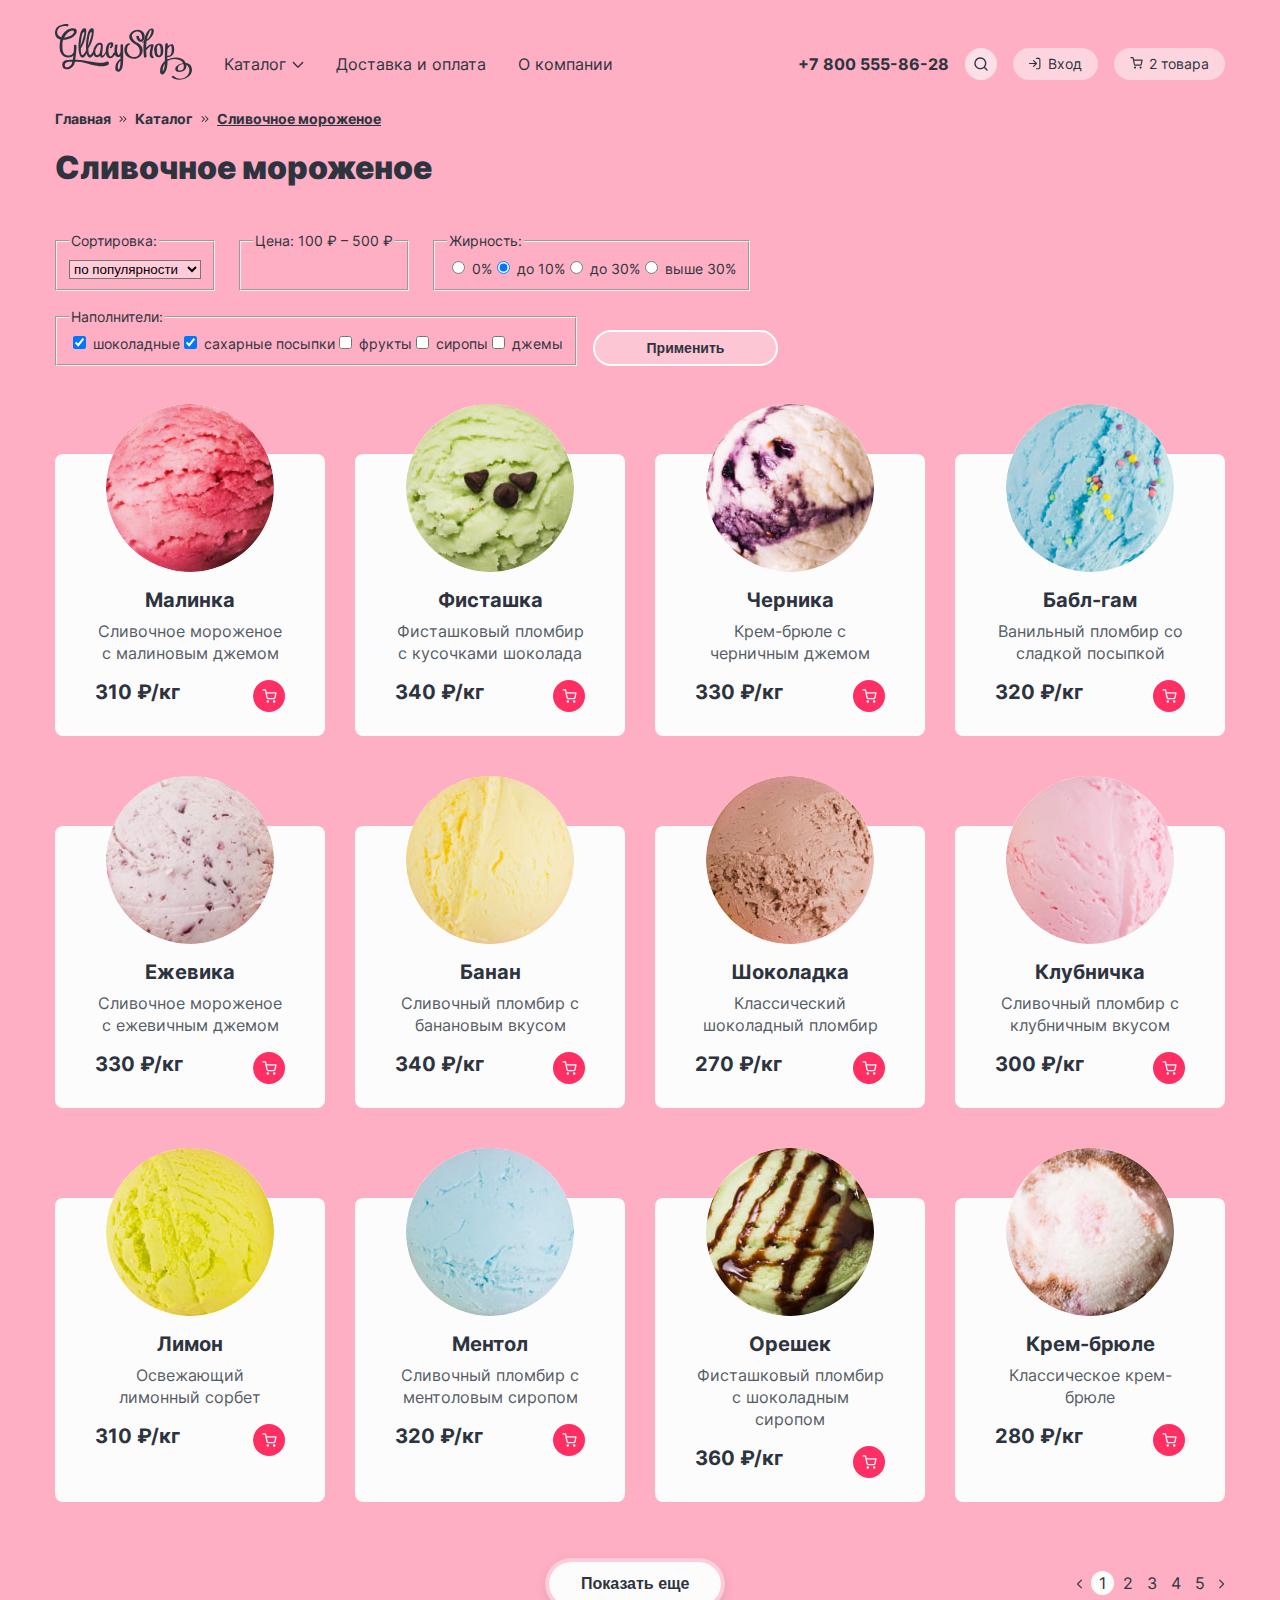
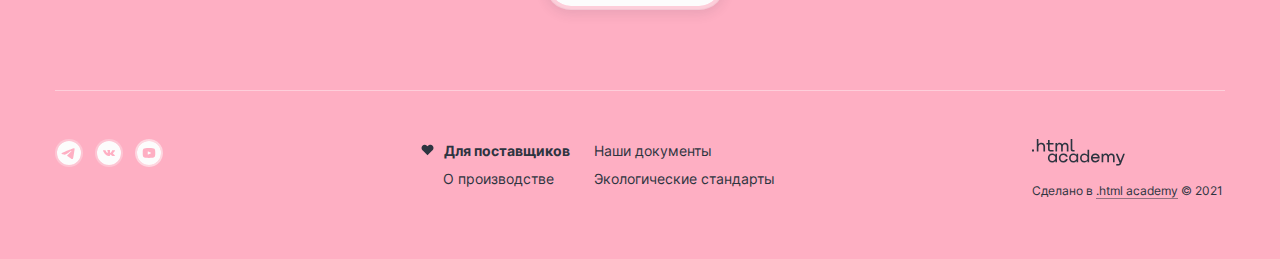
<file: 4/catalog.html>
<!DOCTYPE html>
<html lang="ru">
  <head>
    <meta charset="utf-8" />
    <title>HTML Academy: Глейси</title>
    <link rel="stylesheet" href="styles/styles.css" />
    <base href="https://htmlacademy-htmlcss.github.io/2162711-gllacy-36/4/">
</head>
  <body class="catalog-body">
    <header class="page-header">
      <div class="page-header-container">
        <a class="logo-link" href="index.html">
          <img
            class="logo"
            src="images/logo.svg"
            width="137px"
            height="56px"
            alt="Логотип gllacy shop."
          />
        </a>
        <nav class="navigation">
          <ul class="navigation-list">
            <li class="navigation-item">
              <a class="navigation-link header-link" href="catalog.html"
                >Каталог</a
              >
            </li>
            <li class="navigation-item">
              <a class="navigation-link" href="#">Доставка и оплата</a>
            </li>
            <li class="navigation-item">
              <a class="navigation-link" href="#">О компании</a>
            </li>
          </ul>
          <ul class="navigation-user">
            <li class="navigation-item">
              <a class="contacts-phone" href="tel:88005558628"
                >+7 800 555-86-28</a
              >
            </li>
            <li class="navigation-user-item">
              <a class="navigation-link search" href="#">
                <span class="visually-hidden">Поиск</span>
              </a>
            </li>
            <li class="navigation-user-item">
              <a class="navigation-login" href="#">
                <div class="login-icon"></div>
                <span class="navigation-user-text">Вход</span>
              </a>
            </li>
            <li class="navigation-user-item">
              <a class="navigation-basket" href="#">
                <div class="basket-icon"></div>
                <span class="navigation-user-text">2 товара</span>
              </a>
            </li>
          </ul>
        </nav>
      </div>
    </header>
    <main class="main-inner main-container">
      <div class="page-container">
        <h1 class="visually-hidden">Каталог</h1>
        <header class="inner-header">
          <ul class="breadcrumbs">
            <li class="breadcrumbs-item">
              <a class="breadcrumbs-link" href="index.html">Главная</a>
            </li>
            <li></li>
            <li class="breadcrumbs-item">
              <a class="breadcrumbs-link" href="#">Каталог</a>
            </li>
            <li></li>
            <li class="breadcrumbs-item">
              <span class="breadcrumbs-text">Сливочное мороженое</span>
            </li>
          </ul>
          <h2 class="inner-header-title">Сливочное мороженое</h2>
        </header>
        <section class="catalog-products">
          <h2 class="visually-hidden">Список товаров с фильтрами</h2>
          <form
            class="catalog-filter"
            action="https://echo.htmlacademy.ru/"
            method="get"
          >
            <div class="catalog-filter-container">
              <fieldset class="catalog-filter-group">
                <legend class="catalog-filter-title">Сортировка:</legend>
                <select class="select-control" aria-label="Сортировка">
                  <option class="control-option" value="popular">
                    по популярности
                  </option>
                  <option class="control-option" value="cheap">
                    сначала дешёвое
                  </option>
                  <option class="control-option" value="expensive">
                    сначала дорогое
                  </option>
                </select>
              </fieldset>
              <fieldset class="catalog-filter-group">
                <legend class="catalog-filter-title">
                  Цена: 100 ₽ – 500 ₽
                </legend>
              </fieldset>
              <fieldset class="catalog-filter-group">
                <legend class="catalog-filter-title">Жирность:</legend>
                <ul class="catalog-filter-list">
                  <li class="catalog-filter-item">
                    <label class="control">
                      <input
                        class="control-input"
                        type="radio"
                        name="product-group"
                        value="zero"
                      />
                      0%
                    </label>
                  </li>
                  <li class="catalog-filter-item">
                    <label class="control">
                      <input
                        class="control-input"
                        type="radio"
                        name="product-group"
                        value="ten"
                        checked
                      />
                      до 10%
                    </label>
                  </li>
                  <li class="catalog-filter-item">
                    <label class="control">
                      <input
                        class="control-input"
                        type="radio"
                        name="product-group"
                        value="thirty"
                      />
                      до 30%
                    </label>
                  </li>
                  <li class="catalog-filter-item">
                    <label class="control">
                      <input
                        class="control-input"
                        type="radio"
                        name="product-group"
                        value="over-thirty"
                      />
                      выше 30%
                    </label>
                  </li>
                </ul>
              </fieldset>
            </div>
            <div class="catalog-filter-button">
              <fieldset class="fillers">
                <legend class="catalog-filter-title">Наполнители:</legend>
                <ul class="catalog-filter-list">
                  <li class="catalog-filter-item">
                    <label class="control">
                      <input
                        class="control-input"
                        type="checkbox"
                        name="chocolate"
                        checked
                      />
                      шоколадные
                    </label>
                  </li>
                  <li class="catalog-filter-item">
                    <label class="control">
                      <input
                        class="control-input"
                        type="checkbox"
                        name="sugar-sprinkle"
                        checked
                      />
                      сахарные посыпки
                    </label>
                  </li>
                  <li class="catalog-filter-item">
                    <label class="control">
                      <input
                        class="control-input"
                        type="checkbox"
                        name="fruit"
                      />
                      фрукты
                    </label>
                  </li>
                  <li class="catalog-filter-item">
                    <label class="control">
                      <input
                        class="control-input"
                        type="checkbox"
                        name="syrups"
                      />
                      сиропы
                    </label>
                  </li>
                  <li class="catalog-filter-item">
                    <label class="control">
                      <input
                        class="control-input"
                        type="checkbox"
                        name="jams"
                      />
                      джемы
                    </label>
                  </li>
                </ul>
              </fieldset>
              <button class="button filter-button" type="submit">
                Применить
              </button>
            </div>
          </form>
          <ul class="product-list-catalog">
            <li class="product-card">
              <a class="product-card-link" href="product.html">
                <img
                  class="product-card-image"
                  src="images/catalog/catalog-raspberry.jpg"
                  width="168px"
                  height="168px"
                  alt="Сливочное мороженое с малиновым джемом."
                />
                <h3 class="product-card-title">Малинка</h3>
              </a>
              <p class="product-paragraph">
                Сливочное мороженое с малиновым джемом
              </p>
              <div class="product-card-container">
                <strong class="product-card-price">310 ₽/кг</strong>
                <a class="product-card-button button" href="#">
                  <span class="visually-hidden">Добавить в корзину</span>
                </a>
              </div>
            </li>
            <li class="product-card">
              <a class="product-card-link" href="product.html">
                <img
                  class="product-card-image"
                  src="images/catalog/catalog-pistachio.jpg"
                  width="168px"
                  height="168px"
                  alt="Фисташковый пломбир с кусочками шоколада."
                />
                <h3 class="product-card-title">Фисташка</h3>
              </a>
              <p class="product-paragraph">
                Фисташковый пломбир с кусочками шоколада
              </p>
              <div class="product-card-container">
                <strong class="product-card-price">340 ₽/кг</strong>
                <a class="product-card-button button" href="#">
                  <span class="visually-hidden">Добавить в корзину</span>
                </a>
              </div>
            </li>
            <li class="product-card">
              <a class="product-card-link" href="product.html">
                <img
                  class="product-card-image"
                  src="images/catalog/catalog-blueberry.jpg"
                  width="168px"
                  height="168px"
                  alt="Крем-брюле с черничным джемом."
                />
                <h3 class="product-card-title">Черника</h3>
              </a>
              <p class="product-paragraph">Крем-брюле с черничным джемом</p>
              <div class="product-card-container">
                <strong class="product-card-price">330 ₽/кг</strong>
                <a class="product-card-button button" href="#">
                  <span class="visually-hidden">Добавить в корзину</span>
                </a>
              </div>
            </li>
            <li class="product-card">
              <a class="product-card-link" href="product.html">
                <img
                  class="product-card-image"
                  src="images/catalog/catalog-bubble-gum.jpg"
                  width="168px"
                  height="168px"
                  alt="Ванильный пломбир бабл-гам со сладкой посыпкой."
                />
                <h3 class="product-card-title">Бабл-гам</h3>
              </a>
              <p class="product-paragraph">
                Ванильный пломбир со сладкой посыпкой
              </p>
              <div class="product-card-container">
                <strong class="product-card-price">320 ₽/кг</strong>
                <a class="product-card-button button" href="#">
                  <span class="visually-hidden">Добавить в корзину</span>
                </a>
              </div>
            </li>
            <li class="product-card">
              <a class="product-card-link" href="product.html">
                <img
                  class="product-card-image"
                  src="images/catalog/catalog-blackberry.jpg"
                  width="168px"
                  height="168px"
                  alt="Сливочное мороженое с ежевичным джемом."
                />
                <h3 class="product-card-title">Ежевика</h3>
              </a>
              <p class="product-paragraph">
                Сливочное мороженое с ежевичным джемом
              </p>
              <div class="product-card-container">
                <strong class="product-card-price">330 ₽/кг</strong>
                <a class="product-card-button button" href="#">
                  <span class="visually-hidden">Добавить в корзину</span>
                </a>
              </div>
            </li>
            <li class="product-card">
              <a class="product-card-link" href="product.html">
                <img
                  class="product-card-image"
                  src="images/catalog/catalog-banana.jpg"
                  width="168px"
                  height="168px"
                  alt="Сливочный пломбир с банановым вкусом."
                />
                <h3 class="product-card-title">Банан</h3>
              </a>
              <p class="product-paragraph">
                Сливочный пломбир с банановым вкусом
              </p>
              <div class="product-card-container">
                <strong class="product-card-price">340 ₽/кг</strong>
                <a class="product-card-button button" href="#">
                  <span class="visually-hidden">Добавить в корзину</span>
                </a>
              </div>
            </li>
            <li class="product-card">
              <a class="product-card-link" href="product.html">
                <img
                  class="product-card-image"
                  src="images/catalog/catalog-chocolate.jpg"
                  width="168px"
                  height="168px"
                  alt="Классический шоколадный пломбир."
                />
                <h3 class="product-card-title">Шоколадка</h3>
              </a>
              <p class="product-paragraph">Классический шоколадный пломбир</p>
              <div class="product-card-container">
                <strong class="product-card-price">270 ₽/кг</strong>
                <a class="product-card-button button" href="#">
                  <span class="visually-hidden">Добавить в корзину</span>
                </a>
              </div>
            </li>
            <li class="product-card">
              <a class="product-card-link" href="product.html">
                <img
                  class="product-card-image"
                  src="images/catalog/catalog-strawberry.jpg"
                  width="168px"
                  height="168px"
                  alt="Сливочный пломбир с клубничным вкусом."
                />
                <h3 class="product-card-title">Клубничка</h3>
              </a>
              <p class="product-paragraph">
                Сливочный пломбир с клубничным вкусом
              </p>
              <div class="product-card-container">
                <strong class="product-card-price">300 ₽/кг</strong>
                <a class="product-card-button button" href="#">
                  <span class="visually-hidden">Добавить в корзину</span>
                </a>
              </div>
            </li>
            <li class="product-card">
              <a class="product-card-link" href="product.html">
                <img
                  class="product-card-image"
                  src="images/catalog/catalog-lemon.jpg"
                  width="168px"
                  height="168px"
                  alt="Освежающий лимонный сорбет."
                />
                <h3 class="product-card-title">Лимон</h3>
              </a>
              <p class="product-paragraph">Освежающий лимонный сорбет</p>
              <div class="product-card-container">
                <strong class="product-card-price">310 ₽/кг</strong>
                <a class="product-card-button button" href="#">
                  <span class="visually-hidden">Добавить в корзину</span>
                </a>
              </div>
            </li>
            <li class="product-card">
              <a class="product-card-link" href="product.html">
                <img
                  class="product-card-image"
                  src="images/catalog/catalog-menthol.jpg"
                  width="168px"
                  height="168px"
                  alt="Сливочный пломбир с ментоловым сиропом."
                />
                <h3 class="product-card-title">Ментол</h3>
              </a>
              <p class="product-paragraph">
                Сливочный пломбир с ментоловым сиропом
              </p>
              <div class="product-card-container">
                <strong class="product-card-price">320 ₽/кг</strong>
                <a class="product-card-button button" href="#">
                  <span class="visually-hidden">Добавить в корзину</span>
                </a>
              </div>
            </li>
            <li class="product-card">
              <a class="product-card-link" href="product.html">
                <img
                  class="product-card-image"
                  src="images/catalog/catalog-nut.jpg"
                  width="168px"
                  height="168px"
                  alt="Фисташковый пломбир с шоколадным сиропом."
                />
                <h3 class="product-card-title">Орешек</h3>
              </a>
              <p class="product-paragraph">
                Фисташковый пломбир с шоколадным сиропом
              </p>
              <div class="product-card-container">
                <strong class="product-card-price">360 ₽/кг</strong>
                <a class="product-card-button button" href="#">
                  <span class="visually-hidden">Добавить в корзину</span>
                </a>
              </div>
            </li>
            <li class="product-card">
              <a class="product-card-link" href="product.html">
                <img
                  class="product-card-image"
                  src="images/catalog/сreme-brulee.jpg"
                  width="168px"
                  height="168px"
                  alt="Классическое крем-брюле."
                />
                <h3 class="product-card-title">Крем-брюле</h3>
              </a>
              <p class="product-paragraph">Классическое крем-брюле</p>
              <div class="product-card-container">
                <strong class="product-card-price">280 ₽/кг</strong>
                <a class="product-card-button button" href="#">
                  <span class="visually-hidden">Добавить в корзину</span>
                </a>
              </div>
            </li>
          </ul>
        </section>
        <section>
          <div class="pagination-container">
            <h2 class="visually-hidden">Пагинация</h2>
            <button class="catalog-button" type="button">Показать еще</button>
            <div class="pagination-list">
              <a class="catalog-navigation-link" href="#">
                <div class="catalog-navigation-left"></div>
                <span class="visually-hidden">Предыдущая страница</span>
              </a>
              <ul class="catalog-navigation">
                <li class="catalog-navigation-item">
                  <a class="circle pagination-namber" href="#">1</a>
                </li>
                <li class="catalog-navigation-item">
                  <a class="pagination-namber" href="#">2</a>
                </li>
                <li class="catalog-navigation-item">
                  <a class="pagination-namber" href="#">3</a>
                </li>
                <li class="catalog-navigation-item">
                  <a class="pagination-namber" href="#">4</a>
                </li>
                <li class="catalog-navigation-item">
                  <a class="pagination-namber" href="#">5</a>
                </li>
              </ul>
              <a class="catalog-navigation-link" href="#">
                <div class="catalog-navigation-right"></div>
                <span class="visually-hidden">Следующая страница</span>
              </a>
            </div>
          </div>
        </section>
      </div>
    </main>
    <footer class="page-footer">
      <div class="page-footer-container">
        <nav class="social">
          <ul class="social-list-footer">
            <li class="social-item-telegram">
              <a class="social-link telegram" href="https://t.me/htmlacademy">
                <span class="visually-hidden">Телеграм</span>
              </a>
            </li>
            <li class="social-item">
              <a
                class="social-link vkontakte"
                href="https://vk.com/htmlacademy"
              >
                <span class="visually-hidden">В контакте</span>
              </a>
            </li>
            <li class="social-item">
              <a
                class="social-link youtube"
                href="https://www.youtube.com/user/htmlacademyru"
              >
                <span class="visually-hidden">youtube</span>
              </a>
            </li>
          </ul>
        </nav>
        <nav class="copyright">
          <ul class="copyright-list">
            <li class="copyright-item suppliers-item">
              <img
                class="suppliers-image"
                src="images/icon/heart.svg"
                width="13px"
                height="12px"
                alt="сердце."
              />
              <a class="copyright-link suppliers" href="#">Для поставщиков</a>
            </li>
            <li class="copyright-item documentation-item">
              <a class="copyright-link" href="#">Наши документы</a>
            </li>
            <li class="copyright-item production-item">
              <a class="copyright-link" href="#">О производстве</a>
            </li>
            <li class="copyright-item standards-item">
              <a class="copyright-link" href="#">Экологические стандарты</a>
            </li>
          </ul>
        </nav>
        <div class="information">
          <ul class="information-list">
            <li class="information-item">
              <a class="information-link" href="https://htmlacademy.ru">
                <img
                  src="images/logo_htmlacademy.svg"
                  width="93px"
                  height="27px"
                  alt="Логотип html academy."
                />
              </a>
            </li>
            <li class="information-item">
              <p class="information-paragraph">
                Сделано в <span class="underline">.html academy</span> © 2021
              </p>
            </li>
          </ul>
        </div>
      </div>
    </footer>
  </body>
</html>
</file>
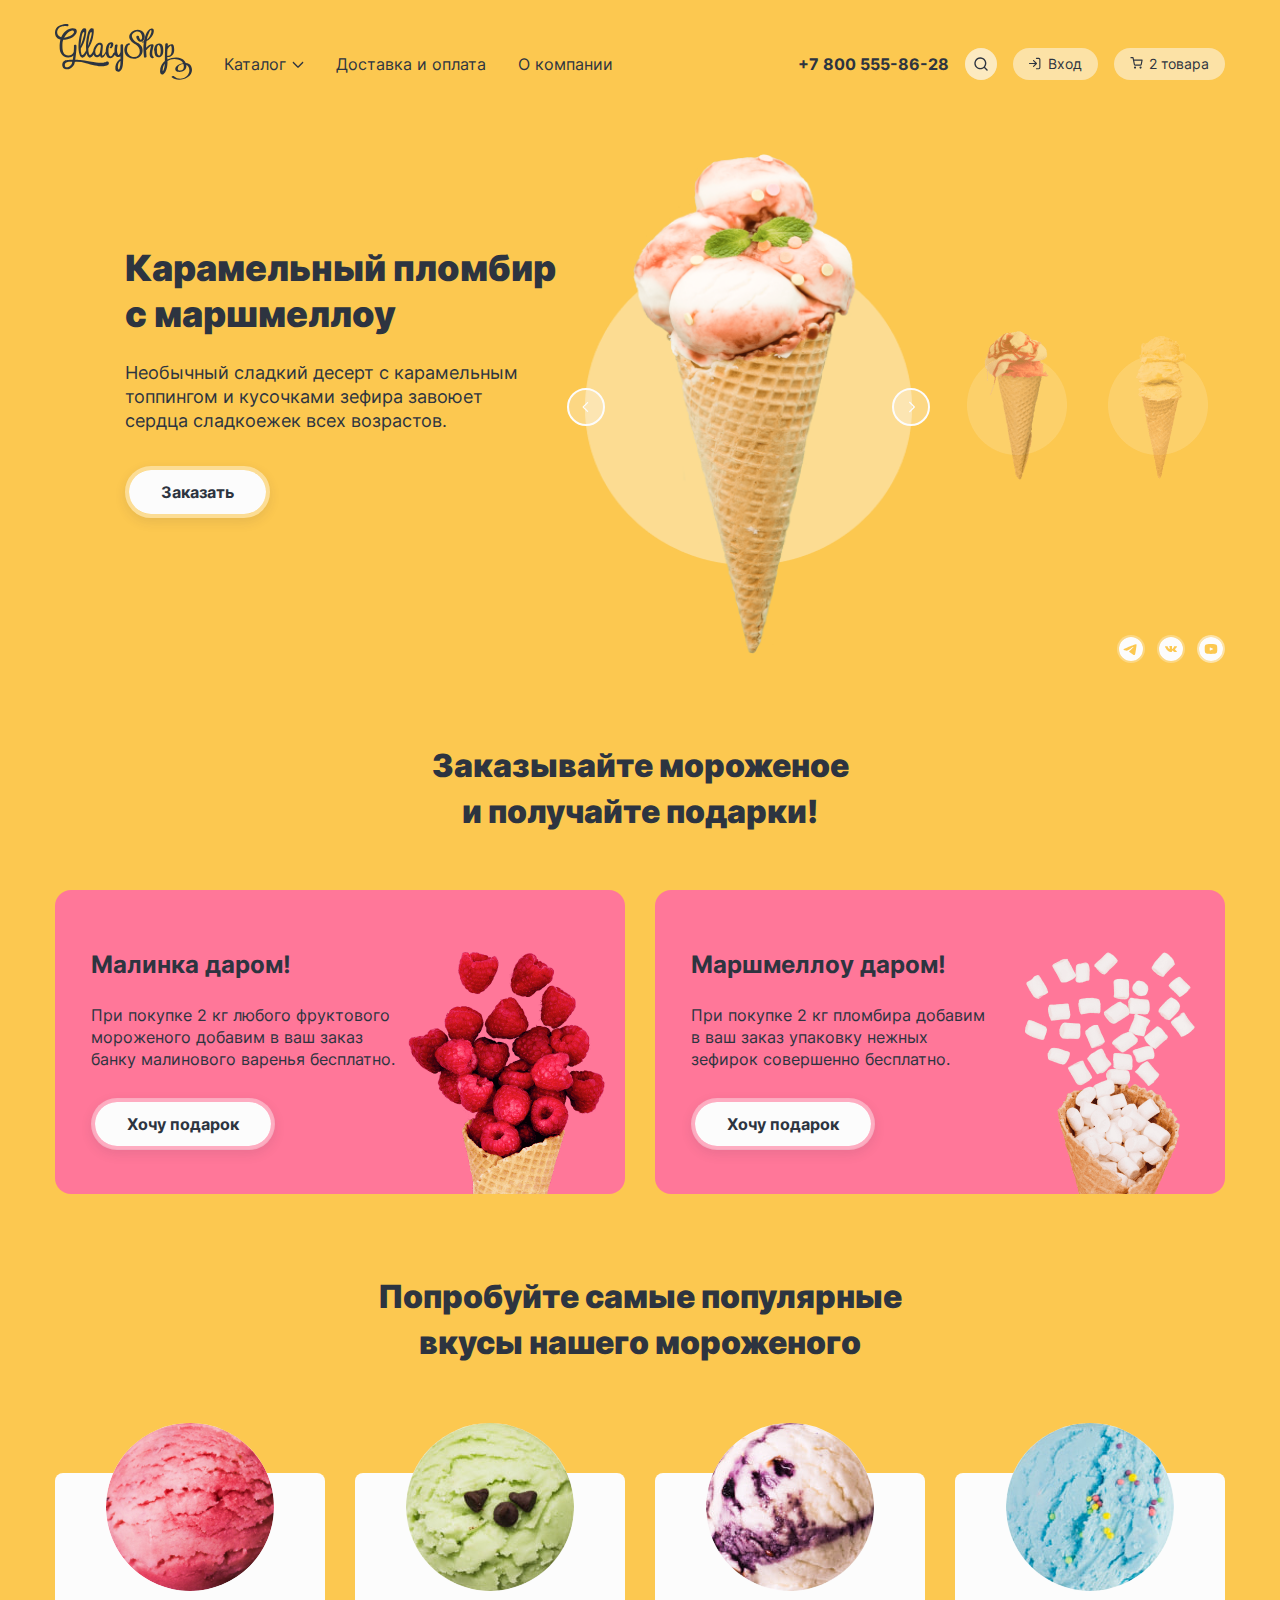
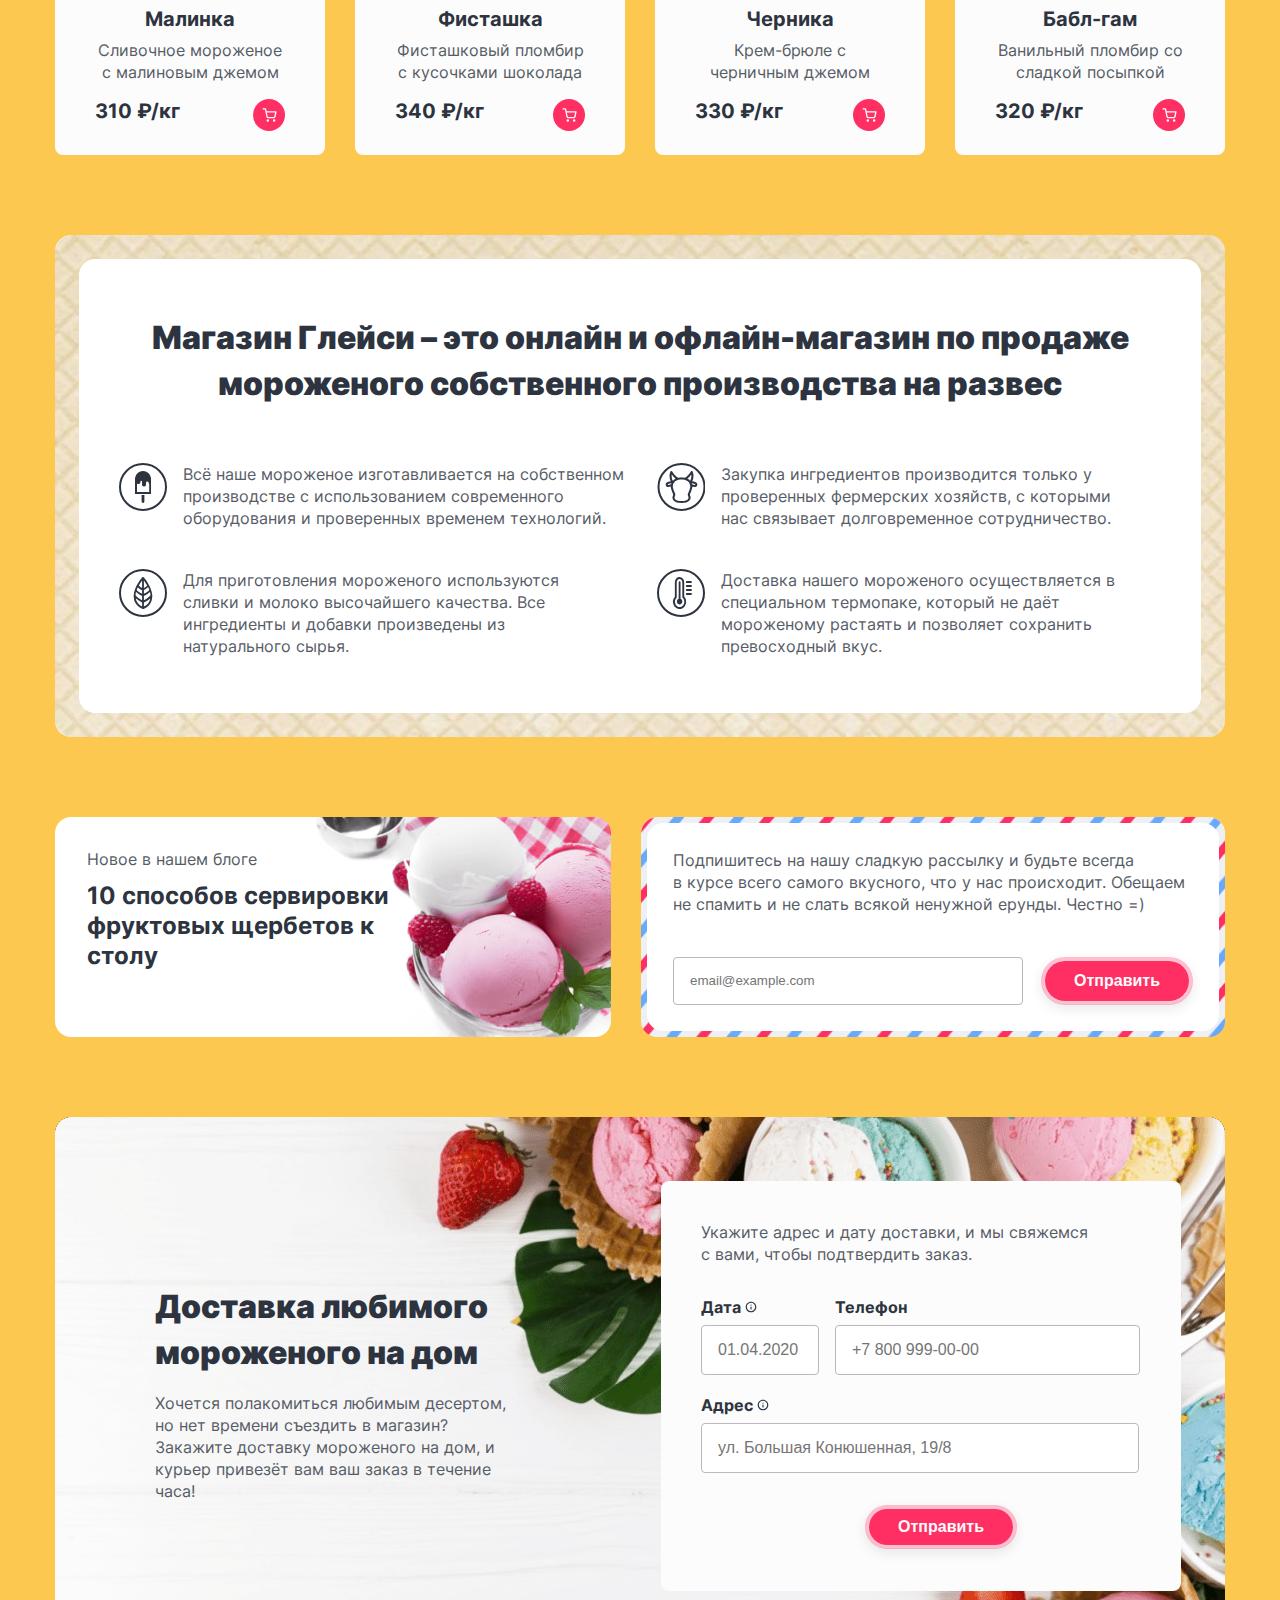
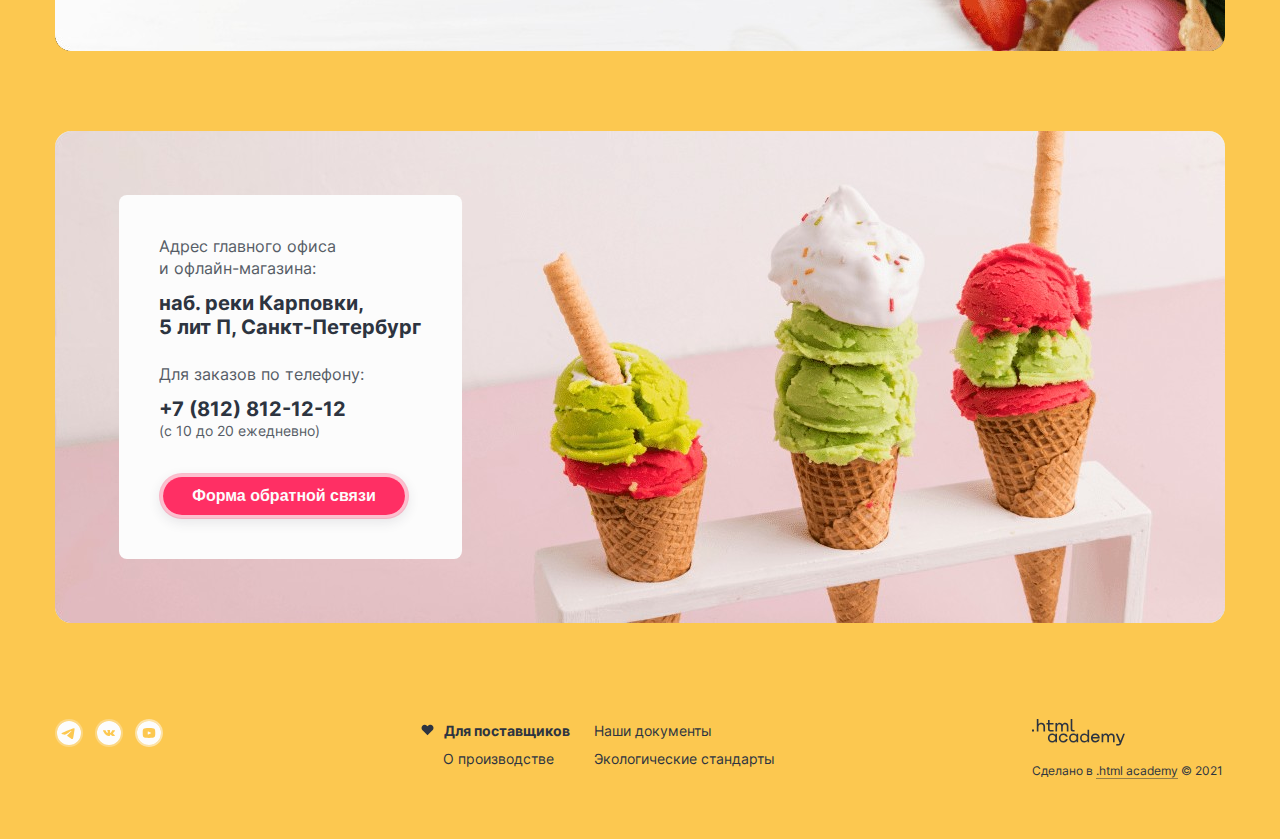
<file: 4/yellow.html>
<!DOCTYPE html>
<html lang="ru">
  <head>
    <meta charset="utf-8" />
    <title>HTML Academy: Глейси</title>
    <link rel="stylesheet" href="styles/styles.css" />
    <base href="https://htmlacademy-htmlcss.github.io/2162711-gllacy-36/4/">
</head>
  <body class="yellow-body">
    <header class="page-header">
      <div class="page-header-container">
        <a class="logo-link" href="#">
          <img
            class="logo"
            src="images/logo.svg"
            width="137px"
            height="56px"
            alt="Логотип gllacy shop."
          />
        </a>
        <nav class="navigation">
          <ul class="navigation-list">
            <li class="navigation-item">
              <a class="navigation-link header-link" href="catalog.html"
                >Каталог</a
              >
            </li>
            <li class="navigation-item">
              <a class="navigation-link" href="#">Доставка и оплата</a>
            </li>
            <li class="navigation-item">
              <a class="navigation-link" href="#">О компании</a>
            </li>
          </ul>
          <ul class="navigation-user">
            <li class="navigation-item">
              <a class="contacts-phone" href="tel:88005558628"
                >+7 800 555-86-28</a
              >
            </li>
            <li class="navigation-user-item">
              <a class="navigation-link search" href="#">
                <span class="visually-hidden">Поиск</span>
              </a>
            </li>
            <li class="navigation-user-item">
              <a class="navigation-login" href="#">
                <div class="login-icon"></div>
                <span class="navigation-user-text">Вход</span>
              </a>
            </li>
            <li class="navigation-user-item">
              <a class="navigation-basket" href="#">
                <div class="basket-icon"></div>
                <span class="navigation-user-text">2 товара</span>
              </a>
            </li>
          </ul>
        </nav>
      </div>
    </header>
    <main class="main-index main-container">
      <div class="page-container">
        <h1 class="visually-hidden">gllacy shop</h1>
        <section class="preview-main">
          <div class="preview-container">
            <h2 class="preview-title">Карамельный пломбир с маршмеллоу</h2>
            <ul class="preview-list">
              <li class="preview-item">
                <p class="preview-paragraph">
                  Необычный сладкий десерт с карамельным топпингом и кусочками
                  зефира завоюет <br />
                  сердца сладкоежек всех возрастов.
                </p>
              </li>
              <li class="preview-item">
                <a class="preview-link" href="#">Заказать</a>
              </li>
            </ul>
          </div>
          <ul class="gallery-list">
            <li class="gallery-item arrow-left-icon">
              <a class="gallery-link" href="blue.html">
                <div class="arrow-left"></div>
                <span class="visually-hidden">Предыдущая страница</span>
              </a>
            </li>
            <li class="gallery-item">
              <img
                src="images/title/yellow/Ice-cream-yellow.png"
                width="327px"
                height="507px"
                alt="Карамельный пломбир с маршмеллоу."
              />
            </li>
            <li class="gallery-item arrow-right-icon">
              <a class="gallery-link" href="index.html">
                <div class="arrow-right"></div>
                <span class="visually-hidden">Следующая страница</span>
              </a>
            </li>
            <li class="gallery-item creamy">
              <img
                src="images/title/yellow/slide-show-yellow.png"
                width="100px"
                height="150px"
                alt="Пломбир с клубничным джемом."
              />
            </li>
            <li class="gallery-item caramel">
              <img
                src="images/title/yellow/slide-show-yellow-1.png"
                width="100px"
                height="150px"
                alt="Сливочное мороженое со вкусом банана."
              />
            </li>
          </ul>
          <ul class="social-list">
            <li class="social-item-telegram">
              <a class="social-link telegram" href="https://t.me/htmlacademy">
                <span class="visually-hidden">Телеграм</span>
              </a>
            </li>
            <li class="social-item">
              <a
                class="social-link vkontakte"
                href="https://vk.com/htmlacademy"
              >
                <span class="visually-hidden">В контакте</span>
              </a>
            </li>
            <li class="social-item">
              <a
                class="social-link youtube"
                href="https://www.youtube.com/user/htmlacademyru"
              >
                <span class="visually-hidden">youtube</span>
              </a>
            </li>
          </ul>
        </section>
        <section class="gift">
          <h2 class="gift-header">
            Заказывайте мороженое и получайте подарки!
          </h2>
          <ul class="gift-list">
            <li class="gift-item-raspberries">
              <h3 class="gif-title">Малинка даром!</h3>
              <p class="gift-paragraph">
                При покупке 2 кг любого фруктового мороженого добавим в ваш
                заказ банку малинового варенья бесплатно.
              </p>
              <a class="gift-link" href="#">Хочу подарок</a>
              <div class="raspberry-gift"></div>
            </li>
            <li class="gift-item-marshmallow">
              <h3 class="gif-title">Маршмеллоу даром!</h3>
              <p class="gift-paragraph">
                При покупке 2 кг пломбира добавим<br />
                в ваш заказ упаковку нежных зефирок совершенно бесплатно.
              </p>
              <a class="gift-link" href="#">Хочу подарок</a>
              <div class="marshmallow-gift"></div>
            </li>
          </ul>
        </section>
        <section class="product">
          <h2 class="product-title">
            Попробуйте самые популярные вкусы нашего мороженого
          </h2>
          <ul class="product-list">
            <li class="product-card">
              <a class="product-card-link" href="product.html">
                <img
                  class="product-card-image"
                  src="images/catalog/catalog-raspberry.jpg"
                  width="168px"
                  height="168px"
                  alt="Сливочное мороженое с малиновым джемом."
                />
                <h3 class="product-card-title">Малинка</h3>
              </a>
              <p class="product-paragraph">
                Сливочное мороженое с малиновым джемом
              </p>
              <div class="product-card-container">
                <strong class="product-card-price">310 ₽/кг</strong>
                <a class="product-card-button button" href="#">
                  <span class="visually-hidden">Добавить в корзину</span>
                </a>
              </div>
            </li>
            <li class="product-card">
              <a class="product-card-link" href="product.html">
                <img
                  class="product-card-image"
                  src="images/catalog/catalog-pistachio.jpg"
                  width="168px"
                  height="168px"
                  alt="Фисташковый пломбир с кусочками шоколада."
                />
                <h3 class="product-card-title">Фисташка</h3>
              </a>
              <p class="product-paragraph">
                Фисташковый пломбир с кусочками шоколада
              </p>
              <div class="product-card-container">
                <strong class="product-card-price">340 ₽/кг</strong>
                <a class="product-card-button button" href="#">
                  <span class="visually-hidden">Добавить в корзину</span>
                </a>
              </div>
            </li>
            <li class="product-card">
              <a class="product-card-link" href="product.html">
                <img
                  class="product-card-image"
                  src="images/catalog/catalog-blueberry.jpg"
                  width="168px"
                  height="168px"
                  alt="Крем-брюле с черничным джемом."
                />
                <h3 class="product-card-title">Черника</h3>
              </a>
              <p class="product-paragraph">Крем-брюле с черничным джемом</p>
              <div class="product-card-container">
                <strong class="product-card-price">330 ₽/кг</strong>
                <a class="product-card-button button" href="#">
                  <span class="visually-hidden">Добавить в корзину</span>
                </a>
              </div>
            </li>
            <li class="product-card">
              <a class="product-card-link" href="product.html">
                <img
                  class="product-card-image"
                  src="images/catalog/catalog-bubble-gum.jpg"
                  width="168px"
                  height="168px"
                  alt="Ванильный пломбир бабл-гам со сладкой посыпкой."
                />
                <h3 class="product-card-title">Бабл-гам</h3>
              </a>
              <p class="product-paragraph">
                Ванильный пломбир со сладкой посыпкой
              </p>
              <div class="product-card-container">
                <strong class="product-card-price">320 ₽/кг</strong>
                <a class="product-card-button button" href="#">
                  <span class="visually-hidden">Добавить в корзину</span>
                </a>
              </div>
            </li>
          </ul>
        </section>
        <section>
          <div class="about">
            <div class="about-container">
              <h2>
                Магазин Глейси – это онлайн и офлайн-магазин по продаже
                мороженого собственного производства на развес
              </h2>
              <ul class="about-list">
                <li class="about-item">
                  <div class="ice-cream"></div>
                  <p class="ice-cream-paragraph">
                    Всё наше мороженое изготавливается на собственном
                    производстве с использованием современного оборудования и
                    проверенных временем технологий.
                  </p>
                </li>
                <li class="about-item">
                  <div class="cow"></div>
                  <p class="cow-paragraph">
                    Закупка ингредиентов производится только у проверенных
                    фермерских хозяйств, с которыми нас связывает долговременное
                    сотрудничество.
                  </p>
                </li>
                <li class="about-item">
                  <div class="leaf"></div>
                  <p class="leaf-paragraph">
                    Для приготовления мороженого используются сливки и молоко
                    высочайшего качества. Все ингредиенты и добавки произведены
                    из натурального сырья.
                  </p>
                </li>
                <li class="about-item">
                  <div class="thermometer"></div>
                  <p class="thermometer-paragraph">
                    Доставка нашего мороженого осуществляется в специальном
                    термопаке, который не даёт мороженому растаять и позволяет
                    сохранить превосходный вкус.
                  </p>
                </li>
              </ul>
            </div>
          </div>
        </section>
        <div class="blog-news">
          <article class="blog">
            <h2 class="visually-hidden">Блог</h2>
            <p class="blog-paragraph">Новое в нашем блоге</p>
            <a class="blog-link" href="#">
              <h3>10 способов сервировки фруктовых щербетов к столу</h3>
            </a>
          </article>
          <section>
            <h2 class="visually-hidden">Наша рассылка</h2>
            <div class="newsletter">
              <div class="newsletter-container">
                <p class="newsletter-paragraph">
                  Подпишитесь на нашу сладкую рассылку и будьте всегда<br />
                  в курсе всего самого вкусного, что у нас происходит.
                  Обещаем<br />
                  не спамить и не слать всякой ненужной ерунды. Честно =)
                </p>
                <form
                  class="newsletter-form"
                  action="https://echo.htmlacademy.ru/"
                  method="post"
                >
                  <div class="newsletter-form-container">
                    <input
                      class="newsletter-input"
                      type="email"
                      placeholder="email@example.com"
                    />
                    <button class="button newsletter-button" type="submit">
                      Отправить
                    </button>
                  </div>
                </form>
              </div>
            </div>
          </section>
        </div>
        <section class="delivery">
          <div class="delivery-text">
            <h2 class="delivery-title">Доставка любимого мороженого на дом</h2>
            <p class="delivery-paragraph">
              Хочется полакомиться любимым десертом,<br />
              но нет времени съездить в магазин? Закажите доставку мороженого на
              дом, и курьер привезёт вам ваш заказ в течение часа!
            </p>
          </div>
          <form
            class="delivery-form-container"
            action="https://echo.htmlacademy.ru/"
            method="post"
          >
            <p class="delivery-form-paragraph">
              Укажите адрес и дату доставки, и мы свяжемся<br />
              с вами, чтобы подтвердить заказ.
            </p>
            <div class="date-phone">
              <div class="date-container">
                <label class="delivery-label-date">
                  <div class="date-icon">
                    Дата
                    <div class="info-icon"></div>
                  </div>
                  <input
                    class="date-input delivery-input"
                    type="text"
                    placeholder="01.04.2020"
                  />
                </label>
              </div>
              <label class="delivery-label-phone">
                <div class="phone-container">
                  Телефон
                  <input
                    class="phone-input delivery-input"
                    type="tel"
                    placeholder="+7 800 999-00-00"
                  />
                </div>
              </label>
            </div>
            <label class="delivery-label-address">
              <div class="address-container">
                Адрес
                <div class="info-icon"></div>
              </div>
              <input
                class="address-input delivery-input"
                type="text"
                placeholder="ул. Большая Конюшенная, 19/8"
              />
            </label>
            <button class="button delivery-button" type="submit">
              Отправить
            </button>
          </form>
        </section>
        <section class="info">
          <h2 class="visually-hidden">Обратная связь</h2>
          <div class="info-container">
            <ul class="info-list">
              <li class="info-item">
                <p class="info-item-address">
                  Адрес главного офиса<br />
                  и офлайн-магазина:
                </p>
              </li>
              <li class="info-item">
                <strong class="info-strong"
                  >наб. реки Карповки,<br />
                  5 лит П, Санкт-Петербург</strong
                >
              </li>
              <li class="info-item">
                <p class="info-item-paragraph">Для заказов по телефону:</p>
              </li>
              <li class="info-item">
                <strong class="info-contacts">+7 (812) 812-12-12</strong>
              </li>
              <li class="info-item">
                <p class="work-time">(с 10 до 20 ежедневно)</p>
              </li>
              <li class="info-item">
                <button class="button info-button" type="button">
                  Форма обратной связи
                </button>
              </li>
            </ul>
          </div>
        </section>
      </div>
    </main>
    <footer class="page-footer">
      <div class="page-footer-container">
        <nav class="social">
          <ul class="social-list-footer">
            <li class="social-item-telegram">
              <a class="social-link telegram" href="https://t.me/htmlacademy">
                <span class="visually-hidden">Телеграм</span>
              </a>
            </li>
            <li class="social-item">
              <a
                class="social-link vkontakte"
                href="https://vk.com/htmlacademy"
              >
                <span class="visually-hidden">В контакте</span>
              </a>
            </li>
            <li class="social-item">
              <a
                class="social-link youtube"
                href="https://www.youtube.com/user/htmlacademyru"
              >
                <span class="visually-hidden">youtube</span>
              </a>
            </li>
          </ul>
        </nav>
        <nav class="copyright">
          <ul class="copyright-list">
            <li class="copyright-item suppliers-item">
              <img
                class="suppliers-image"
                src="images/icon/heart.svg"
                width="13px"
                height="12px"
                alt="сердце."
              />
              <a class="copyright-link suppliers" href="#">Для поставщиков</a>
            </li>
            <li class="copyright-item documentation-item">
              <a class="copyright-link" href="#">Наши документы</a>
            </li>
            <li class="copyright-item production-item">
              <a class="copyright-link" href="#">О производстве</a>
            </li>
            <li class="copyright-item standards-item">
              <a class="copyright-link" href="#">Экологические стандарты</a>
            </li>
          </ul>
        </nav>
        <div class="information">
          <ul class="information-list">
            <li class="information-item">
              <a class="information-link" href="https://htmlacademy.ru">
                <img
                  src="images/logo_htmlacademy.svg"
                  width="93px"
                  height="27px"
                  alt="Логотип html academy."
                />
              </a>
            </li>
            <li class="information-item">
              <p class="information-paragraph">
                Сделано в <span class="underline">.html academy</span> © 2021
              </p>
            </li>
          </ul>
        </div>
      </div>
    </footer>
  </body>
</html>
</file>
<file: styles/styles.css>
@font-face {
  font-family: "inter";
  src: url("../fonts/inter-400.woff2");
  font-weight: 400;
  font-style: normal;
  font-display: swap;
}

@font-face {
  font-family: "inter";
  src: url("../fonts/inter-400.woff2");
  font-weight: 400;
  font-style: italic;
}

@font-face {
  font-family: "inter";
  src: url("../fonts/inter-700.woff2");
  font-weight: 700;
  font-style: normal;
  font-display: swap;
}

@font-face {
  font-family: "inter";
  src: url("../fonts/inter-700.woff2");
  font-weight: 700;
  font-style: italic;
  font-display: swap;
}

@font-face {
  font-family: "inter";
  src: url("../fonts/inter-900.woff2");
  font-weight: 900;
  font-style: normal;
  font-display: swap;
}

@font-face {
  font-family: "inter";
  src: url("../fonts/inter-900.woff2");
  font-weight: 900;
  font-style: italic;
  font-display: swap;
}

html {
  height: 100%;
}

body {
  font-family: "inter", sans-serif;
  display: flex;
  flex-direction: column;
  min-height: 100%;
  font-weight: 400;
  font-size: 16px;
  line-height: 22px;
  color: #565c66;
}

.index-body {
  background-color: #feafc3;
}

.catalog-body {
  background-color: #feafc3;
}

.blue-body {
  background-color: #69a9ff;
}

.yellow-body {
  background-color: #fcc850;
}

.main-container {
  flex-grow: 1;
}

.visually-hidden {
  position: absolute;
  width: 1px;
  height: 1px;
  margin: -1px;
  border: 0;
  padding: 0;
  white-space: nowrap;
  clip-path: inset(100%);
  clip: rect(0 0 0 0);
  overflow: hidden;
}

/* Graphic */

.right-icon {
  background-image: url("../images/icon/right.svg");
  background-repeat: no-repeat;
  width: 7px;
  height: 6px;
  margin: 0 8px;
}

.login-icon {
  position: absolute;
  top: 0;
  right: auto;
  bottom: 0;
  left: 16px;
  margin: auto;
}

.navigation-login:focus .login-icon {
  left: 14px;
}

.navigation-login:active .login-icon {
  left: 16px;
}

.basket-icon {
  position: absolute;
  top: 0;
  right: auto;
  bottom: 0;
  left: 16px;
  margin: auto;
  fill: #2d3440;
}

.popover-closed:focus .basket-icon {
  left: 14px;
}

.popover-closed:active .basket-icon {
  left: 16px;
}

.arrow-left {
  background-color: rgba(252, 252, 252, 0.3);
  padding: 9px;
  border: 2px solid #fcfcfc;
  border-radius: 50%;
  fill: #fcfcfc;
}

.arrow-left:hover {
  background-color: #fcfcfc;
  fill: #2d3440;
}

.gallery-link:focus {
  outline: none;
}

.gallery-link:focus .arrow-left {
  background-color: rgba(252, 252, 252, 0.3);
  border: 2px solid #2d3440;
  outline: none;
  fill: #2d3440;
}

.gallery-link:active .arrow-left {
  background-color: rgba(252, 252, 252, 0.5);
  border: 2px solid rgb(252, 252, 252, 0);
  fill: #2d3440;
}

.arrow-left:disabled {
  border: 2px solid rgba(252, 252, 252, 0.3);
  fill: #fcfcfc4d;
}

.arrow-right {
  background-color: rgba(252, 252, 252, 0.3);
  padding: 9px;
  border: 2px solid #fcfcfc;
  border-radius: 50%;
  fill: #fcfcfc;
}

.arrow-right:hover {
  background-color: #fcfcfc;
  fill: #2d3440;
}

.gallery-link:focus .arrow-right {
  background-color: rgba(252, 252, 252, 0.3);
  border: 2px solid #2d3440;
  fill: #2d3440;
  outline: none;
}

.gallery-link:active .arrow-right {
  background-color: rgba(252, 252, 252, 0.5);
  border: 2px solid rgb(252, 252, 252, 0);
  fill: #2d3440;
}

.arrow-right:disabled {
  border: 2px solid rgba(252, 252, 252, 0.3);
  fill: #fcfcfc4d;
}

.telegram {
  background-image: url("../images/social/telegram.svg");
  background-repeat: no-repeat;
  background-position: center;
  display: block;
  width: 24px;
  height: 24px;
  border: 2px solid rgba(252, 252, 252, 0.3);
  border-radius: 50%;
}

.telegram:hover {
  background-color: #2d3440;
  background-clip: padding-box;
}

.telegram:focus {
  background-color: #2d3440;
  border-color: #2d3440;
}

.telegram:active {
  background-image: url("../images/social/telegram-grey.svg");
  background-color: rgba(252, 252, 252, 0.5);
  border: 2px solid rgba(252, 252, 252, 0.5);
}

.vkontakte {
  display: block;
  background-image: url("../images/social/vk.svg");
  background-position: center;
  background-repeat: no-repeat;
  width: 24px;
  height: 24px;
  border: 2px solid rgba(252, 252, 252, 0.3);
  border-radius: 50%;
}

.vkontakte:hover {
  background-color: #2d3440;
  background-clip: padding-box;
  outline: none;
}

.vkontakte:focus {
  background-color: #2d3440;
  border-color: #2d3440;
}

.vkontakte:active {
  background-image: url("../images/social/vk-grey.svg");
  background-color: rgba(252, 252, 252, 0.5);
  border: 2px solid rgba(252, 252, 252, 0.5);
}

.youtube {
  display: block;
  background-image: url("../images/social/youtube.svg");
  background-position: center;
  background-repeat: no-repeat;
  width: 24px;
  height: 24px;
  border: 2px solid rgba(252, 252, 252, 0.3);
  border-radius: 50%;
}

.youtube:hover {
  background-color: #2d3440;
  background-clip: padding-box;
}

.youtube:focus {
  background-color: #2d3440;
  border-color: #2d3440;
}

.youtube:active {
  background-image: url("../images/social/youtube-grey.svg");
  background-color: rgba(252, 252, 252, 0.5);
  border: 2px solid rgba(252, 252, 252, 0.5);
}

.ice-cream-paragraph {
  display: block;
  margin: 0;
}

.ice-cream-paragraph::before {
  display: inline-block;
  position: absolute;
  top: 0;
  left: 0;
  content: "";
  background-image: url("../images/advantages/ice-cream.svg");
  width: 48px;
  height: 48px;
  background-position: center;
  background-repeat: no-repeat;
  background-size: cover;
}

.cow-paragraph {
  display: block;
  margin: 0;
}

.cow-paragraph::before {
  display: inline-block;
  position: absolute;
  top: 0;
  left: 0;
  content: "";
  background-image: url("../images/advantages/cow.svg");
  width: 48px;
  height: 48px;
  background-position: center;
  background-repeat: no-repeat;
  background-size: cover;
}

.leaf-paragraph {
  display: block;
  margin: 0;
}

.leaf-paragraph::before {
  display: inline-block;
  position: absolute;
  top: 0;
  left: 0;
  content: "";
  background-image: url("../images/advantages/leaf.svg");
  width: 48px;
  height: 48px;
  background-position: center;
  background-repeat: no-repeat;
  background-size: cover;
}

.thermometer-paragraph {
  display: block;
  margin: 0;
}

.thermometer-paragraph::before {
  display: inline-block;
  position: absolute;
  top: 0;
  left: 0;
  content: "";
  background-image: url("../images/advantages/thermometer.svg");
  width: 48px;
  height: 48px;
  background-position: center;
  background-repeat: no-repeat;
  background-size: cover;
}

.about {
  margin: 0 auto 80px auto;
  padding: 24px;
  background-image: url("../images/background/about-border.jpg");
  background-size: cover;
  border-radius: 16px;
}

.about-container {
  background-color: #ffffff;
  border-radius: 16px;
  padding-top: 56px;
  padding-bottom: 56px;
}

.blog {
  background-image: url("../images/background/blog-background.jpg");
  background-repeat: no-repeat;
  width: 570px;
  border-radius: 16px;
  margin-right: 30px;
  padding-left: 32px;
  padding-top: 32px;
}

.newsletter {
  background-image: url("../images/background/newsletter-border.jpg");
  background-size: cover;
  border-radius: 16px;
  padding: 6px;
}

.newsletter-container {
  background-color: #ffffff;
  border-radius: 16px;
  display: flex;
  flex-direction: column;
  padding: 26px;
}

.newsletter-paragraph {
  display: block;
  margin: 0;
  margin-bottom: 42px;
}

.newsletter-form-container {
  display: flex;
  flex-direction: row;
  height: 48px;
}

.additional-button {
  display: flex;
  justify-items: center;
  align-items: center;
  align-self: center;
  background-color: #ff2f64;
  color: #fcfcfc;
  font-weight: 700;
  line-height: 20px;
  text-align: center;
  border-radius: 26px;
  font-size: 16px;
  cursor: pointer;
  margin: 0;
  padding: 12px 32px;
  box-shadow: 0 4px 12px rgba(45, 52, 64, 0.1);
  border: 4px solid rgba(255, 47, 100, 0.3);
  background-clip: padding-box;
  font-family: "inter";
}

.additional-button:hover {
  background-color: #fcfcfc;
  border: 4px solid #ff2f64;
  color: #2d3440;
}

.additional-button:focus {
  background-color: #ff2f64;
  border: 2px solid #2d3440;
  padding: 14px 34px;
  box-shadow: 0 4px 12px rgba(45, 52, 64, 0.1);
  color: #fcfcfc;
}

.additional-button:active {
  background-color: #feafc3;
  border: 2px solid #2d3440;
  padding: 14px 34px;
  box-shadow: 0 4px 12px rgba(45, 52, 64, 0.1);
  color: #fcfcfc;
}

.additional-button:disabled {
  background-color: #b9b9b9;
  border: 4px solid rgba(185, 185, 185, 0.3);
  padding: 12px 32px;
  color: #565c66;
  font-weight: 400;
}

.delivery {
  display: flex;
  flex-direction: row;
  background-image: url("../images/background/delivery-background.jpg");
  width: 1170px;
  height: 534px;
  background-repeat: no-repeat;
  border-radius: 16px;
  background-color: #fcfcfc;
  margin-left: auto;
  margin-right: auto;
  margin-bottom: 80px;
}

.delivery-text {
  display: flex;
  flex-direction: column;
  margin-top: 167px;
  margin-left: 100px;
  margin-bottom: 163px;
  margin-right: 135px;
}

.delivery-paragraph {
  display: block;
  width: 371px;
}

.delivery-title {
  display: block;
  margin: 0;
  width: 356px;
}

.delivery-form-paragraph {
  display: block;
  width: 400px;
  margin: 0;
  margin-right: 80px;
  margin-bottom: 32px;
}

.delivery-form-container {
  display: flex;
  flex-direction: column;
  width: 500px;
  border-radius: 8px;
  background-color: #fcfcfc;
  padding-top: 40px;
  padding-left: 40px;
  margin-top: 64px;
  margin-right: 64px;
  margin-bottom: 64px;
}

.date-phone {
  display: flex;
  flex-direction: row;
  margin-bottom: 20px;
}

.date-container {
  display: flex;
  flex-direction: column;
  margin-right: 16px;
}

.phone-container {
  display: flex;
  flex-direction: column;
}

.phone-input {
  margin-top: 8px;
  width: 287px;
}

.address-input {
  margin-top: 8px;
  width: 420px;
}

.address-paragraph {
  display: block;
  margin: 0;
}

.info {
  background-image: url("../images/background/info-background.jpg");
  width: 1170px;
  height: 492px;
  background-repeat: no-repeat;
  border-radius: 16px;
  background-color: #fcfcfc;
  margin-left: auto;
  margin-right: auto;
  margin-bottom: 48px;
}

.info-list {
  background-color: #fcfcfc;
  border-radius: 8px;
  list-style-type: none;
  display: flex;
  flex-direction: column;
  width: 263px;
  margin: 0;
  padding: 40px;
}

.info-item {
  width: 263px;
}

.info-container {
  padding: 64px;
}

.info-item-address {
  display: block;
  margin: 0;
  margin-bottom: 12px;
}

.info-strong {
  font-weight: 700;
  font-size: 20px;
  line-height: 24px;
  color: #2d3440;
  display: block;
  margin-bottom: 24px;
}

.info-item-paragraph {
  display: block;
  margin: 0 0 12px 0;
}

.email-input {
  margin-right: 14px;
}

/* Header */

.navigation-link {
  font-size: 16px;
  line-height: 20px;
  color: #2d3440;
  text-decoration: none;
  border-radius: 30px;
  padding: 8px 16px;
}

.navigation-link:hover {
  background-color: rgba(252, 252, 252, 0.5);
}

.navigation-link:focus-visible {
  background-color: rgba(252, 252, 252, 0.5);
  border: 2px solid #2d3440;
  padding: 6px 14px;
  outline: none;
}

.navigation-link:active {
  background-color: #fcfcfc;
  border: none;
}

.contacts-phone {
  font-weight: 700;
  font-size: 16px;
  line-height: 20px;
  color: #2d3440;
  text-decoration: none;
  padding: 6px 0;
  align-self: auto;
}

.search-link {
  background-image: url("../images/icon/search.svg");
  display: block;
  width: 16px;
  height: 16px;
  padding: 8px;
  background-repeat: no-repeat;
  background-position: center;
  border-radius: 50%;
  background-color: rgba(252, 252, 252, 0.3);
}

.search-link:hover {
  background-color: rgba(252, 252, 252, 0.5);
}

.search-link:focus {
  background-color: rgba(252, 252, 252, 0.5);
  border: 2px solid #2d3440;
  padding: 6px;
  outline: none;
}

.search-link:active {
  background-color: #fcfcfc;
  border: none;
  padding: 8px;
}

/* Main */

.preview-title {
  font-weight: 900;
  font-size: 36px;
  line-height: 46px;
  color: #2d3440;
  margin: 0;
  margin-bottom: 24px;
}

.preview-list,
.social-list {
  list-style-type: none;
}

.preview-paragraph {
  display: block;
  width: 429px;
  font-size: 18px;
  line-height: 24px;
  color: #2d3440;
  margin: 0;
  padding: 0;
  margin-bottom: 48px;
}

.main-button {
  font-weight: 700;
  font-size: 16px;
  line-height: 20px;
  color: #2d3440;
  text-decoration: none;
  background-color: #fcfcfc;
  border-radius: 26px;
  padding: 12px 32px;
  box-shadow: 0 4px 12px rgba(45, 52, 64, 0.1);
  border: 4px solid rgba(252, 252, 252, 0.4);
  background-clip: padding-box;
  font-family: "inter";
}

.main-button:hover {
  background-color: #fcfcfc80;
  box-shadow: 0 4px 15px rgba(133, 133, 133, 0.15);
  border: 4px solid #fcfcfc;
}

.main-button:focus {
  background-color: #fcfcfc80;
  box-shadow: 0 4px 12px rgba(45, 52, 64, 0.1);
  border: 2px solid #2d3440;
  padding: 14px 34px;
  outline: none;
}

.main-button:focus-visible {
  background-color: #fcfcfc80;
  box-shadow: 0 4px 12px rgba(45, 52, 64, 0.1);
  border: 2px solid #2d3440;
  padding: 14px 34px;
  outline: none;
}

.main-button:active {
  background-color: #fcfcfc;
  box-shadow: 0 4px 12px rgba(45, 52, 64, 0.1);
  border: 2px solid #2d3440;
  padding: 14px 34px;
}

.main-button:disabled {
  background-color: #fcfcfc66;
  border: 4px solid #fcfcfc66;
}

.gift-list {
  list-style-type: none;
}

.about-container h2 {
  display: block;
  font-weight: 900;
  font-size: 32px;
  line-height: 46px;
  color: #2d3440;
  text-align: center;
  margin: 0;
  margin-bottom: 56px;
}

.about-list {
  list-style-type: none;
  display: flex;
  flex-direction: row;
  flex-wrap: wrap;
  margin: 0 auto;
  row-gap: 40px;
  column-gap: 32px;
}

.about-item {
  width: 442px;
  display: flex;
  flex-direction: row;
  position: relative;
  padding-left: 64px;
}

.blog-paragraph {
  display: block;
  margin: 0;
  line-height: 20px;
  margin-bottom: 12px;
}

.blog-link {
  text-decoration: none;
}

.blog-link h3 {
  display: block;
  margin: 0;
  width: 303px;
  font-weight: 700;
  font-size: 24px;
  line-height: 30px;
  color: #2d3440;
}

.newsletter-input {
  width: 332px;
  line-height: 20px;
  border: 1px solid #b9b9b9;
  border-radius: 4px;
  padding: 0;
  padding-left: 16px;
  font-family: "inter";
}

.newsletter-input:hover {
  border: 1px solid #2d3440;
}

.newsletter-input:focus {
  border: 2px solid #2d3440;
  width: 330px;
}

.newsletter-input:disabled {
  background-color: #e7e7e7;
}

.newsletter-input:disabled:hover {
  background-color: #e7e7e7;
  color: #2d3440;
}

.delivery-title {
  font-weight: 900;
  font-size: 32px;
  line-height: 46px;
  color: #2d3440;
}

.delivery-label-address {
  font-weight: 700;
  line-height: 20px;
  color: #2d3440;
  margin: 0;
}

.delivery-label-phone {
  font-weight: 700;
  line-height: 20px;
  color: #2d3440;
  width: 287px;
}

.delivery-label-date {
  font-weight: 700;
  line-height: 20px;
  color: #2d3440;
}

.delivery-input {
  display: block;
  height: 48px;
  border: 1px solid #b9b9b9;
  border-radius: 4px;
  font-size: 16px;
  line-height: 20px;
  color: #2d3440;
  padding: 0;
  padding-left: 16px;
  margin-top: 8px;
  font-family: "inter";
}

.delivery-input:default {
  color: #2d3440;
}

.delivery-input:hover {
  border: 1px solid #2d3440;
  color: #2d3440;
}

.delivery-input:focus {
  border: 2px solid #2d3440;
  color: #2d3440;
  height: 46px;
}

.delivery-input:disabled {
  background-color: #e7e7e7;
}

.delivery-input:disabled:hover {
  background-color: #e7e7e7;
  color: #2d3440;
}

.date-input {
  width: 100px;
}

.date-input:focus {
  width: 98px;
}

.info-contacts {
  font-weight: 700;
  font-size: 20px;
  line-height: 24px;
  color: #2d3440;
  display: block;
}

.work-time {
  font-size: 14px;
  line-height: 20px;
  display: block;
  margin: 0;
  margin-bottom: 32px;
}

.copyright-list {
  display: grid;
  grid-template-columns: auto auto;
  justify-content: flex-start;
  column-gap: 24px;
  row-gap: 8px;
  width: 354px;
  margin: 0 auto;
  list-style-type: none;
}

.copyright-link {
  font-size: 14px;
  line-height: 20px;
  color: #2d3440;
  text-decoration: none;
}

.heart-link::before {
  position: absolute;
  left: 0;
  bottom: 4px;
  display: inline-block;
  content: "";
  background-image: url("../images/icon/heart.svg");
  background-position: center;
  background-repeat: no-repeat;
  width: 13px;
  height: 12px;
  background-size: cover;
}

.heart-item {
  position: relative;
  padding-left: 24px;
}

.production {
  padding-left: 24px;
}

.information-list {
  list-style-type: none;
}

.information-paragraph {
  font-size: 12px;
  line-height: 16px;
  color: #2d3440;
}

.underline {
  border-bottom: 1px solid rgba(45, 52, 64, 0.5);
}

/* Сортировака */

.breadcrumbs-link {
  font-weight: 700;
  font-size: 14px;
  line-height: 20px;
  color: #2d3440;
  text-decoration: none;
}

.breadcrumbs-text {
  font-weight: 700;
  font-size: 14px;
  line-height: 20px;
  color: #2d3440;
  border-bottom: 1px solid #2d3440;
}

.inner-header-title {
  display: block;
  font-weight: 900;
  font-size: 32px;
  line-height: 46px;
  color: #2d3440;
  margin: 0;
  margin-bottom: 40px;
}

.catalog-filter-title {
  font-size: 14px;
  line-height: 20px;
  color: #2d3440;
  margin-bottom: 8px;
  padding-left: 16px;
}

.control-option {
  font-size: 14px;
  line-height: 20px;
  color: #2d3440;
}

/* Каталог */

.product-card-title {
  font-weight: 700;
  font-size: 20px;
  line-height: 24px;
  text-align: center;
  color: #2d3440;
  margin: 0;
  margin-bottom: 8px;
}

.product-card-link {
  text-decoration: none;
}

.product-card strong {
  font-weight: 700;
  font-size: 20px;
  line-height: 24px;
  color: #2d3440;
}

.product-list {
  list-style-type: none;
}

/* Сетки на флексах */

.page-header-container {
  display: flex;
  width: 1170px;
  margin: 24px auto;
}

.navigation {
  display: flex;
  width: 1033px;
  margin: 0 auto;
  padding-top: 18px;
}

.logo-link {
  margin-right: 16px;
}

.navigation-list {
  display: flex;
  flex-direction: row;
  margin: 0;
  padding: 0;
  width: 550px;
  list-style-type: none;
}

.navigation-item {
  position: relative;
  align-self: center;
  border-radius: 30px;
}

.navigation-item-phone {
  margin: auto 0;
}

.navigation-user {
  display: flex;
  flex-direction: row;
  width: 430px;
  margin: 0;
  margin-left: auto;
  list-style-type: none;
  padding-inline-start: 0;
}

.navigation-user-item {
  align-self: center;
  background-color: #fcfcfc80;
  border-radius: 30px;
  position: relative;
  margin-left: 16px;
}

.page-container {
  width: 1170px;
  margin: 0 auto;
}

.preview-main {
  display: flex;
  width: 1170px;
  height: 554px;
  position: relative;
  margin-bottom: 80px;
}

.preview-list {
  margin: 0;
  padding: 0;
}

.preview-container {
  display: flex;
  flex-direction: column;
  width: 470px;
  margin-left: 70px;
  margin-top: 136px;
}

.gallery-list {
  display: flex;
  width: 700px;
  height: 554px;
  padding: 0;
  list-style-type: none;
  margin-top: 21px;
  margin-bottom: 26px;
  margin-left: auto;
}

.gallery-item {
  margin-top: auto;
  margin-bottom: auto;
}

.creamy {
  margin-left: 37px;
  margin-right: 41px;
}

.arrow-right-icon {
  margin-left: -20px;
  z-index: 2;
}

.arrow-left-icon {
  margin-right: -20px;
  z-index: 2;
}

.social-list {
  display: flex;
  margin: 0;
  position: absolute;
  right: 0;
  bottom: 0;
}

/* GIFT */

.gift {
  margin-left: auto;
  margin-right: auto;
  margin-bottom: 80px;
}

.gift-header {
  display: block;
  width: 434px;
  margin: 0 auto 55px auto;
  font-weight: 900;
  font-size: 32px;
  line-height: 46px;
  color: #2d3440;
  text-align: center;
}

.gift-list {
  display: flex;
  justify-content: space-between;
  width: 1170px;
  padding: 0;
}

.gift-item-marshmallow {
  display: flex;
  flex-direction: column;
  flex-wrap: wrap;
  align-items: flex-start;
  width: 570px;
  padding: 36px;
  background-color: #ff7799;
  border-radius: 16px;
  background-image: url("../images/gifts/marshmallow.png");
  background-size: 219px 268px;
  background-repeat: no-repeat;
  background-position: bottom 0 right 0;
}

.gift-item-raspberries {
  display: flex;
  flex-direction: column;
  align-items: flex-start;
  flex-wrap: wrap;
  width: 570px;
  padding: 36px;
  margin-right: 30px;
  background-color: #ff7799;
  border-radius: 16px;
  background-image: url("../images/gifts/raspberry.png");
  background-size: 219px 268px;
  background-position: bottom 0 right 0;
  background-repeat: no-repeat;
  box-sizing: content-box;
}

.gift-title {
  display: block;
  margin: 0;
  margin-bottom: 28px;
  font-weight: 700;
  font-size: 24px;
  line-height: 30px;
  color: #2d3440;
}

.gift-paragraph {
  display: block;
  width: 304px;
  color: #2d3440;
  margin-top: 0;
  margin-bottom: 28px;
}

/* MINI-CATALOG */

.product {
  margin: 0;
  margin-bottom: 80px;
}

.product-title {
  display: block;
  width: 527px;
  margin: 0;
  margin-bottom: 107px;
  margin-left: auto;
  margin-right: auto;
  font-weight: 900;
  font-size: 32px;
  line-height: 46px;
  color: #2d3440;
  text-align: center;
}

.product-list {
  display: flex;
  justify-content: space-between;
  width: 1170px;
  margin: 0;
  padding: 0;
}

.product-card {
  width: 270px;
  border-radius: 8px;
  justify-content: center;
  background-color: #fcfcfc;
}

.product-card-image {
  display: block;
  margin: 0;
  margin-top: -50px;
  border-radius: 50%;
  margin-bottom: 16px;
  margin-left: auto;
  margin-right: auto;
}

.product-paragraph {
  display: block;
  width: 190px;
  margin: 0 auto;
  margin-bottom: 16px;
  text-align: center;
}

.product-card-container {
  display: flex;
  flex-direction: row;
  margin: 0;
  margin-bottom: 24px;
}

.product-card-price {
  margin: 0;
  margin-left: 40px;
}

.product-card-button {
  width: 32px;
  height: 32px;
  margin: 0;
  margin-right: 40px;
  margin-left: auto;
  background-image: url("../images/icon/basket-white.svg");
  background-repeat: no-repeat;
  background-position: center;
  background-color: #ff2f64;
  border-radius: 50%;
}

.product-card-button:hover {
  background-image: url("../images/icon/basket-black.svg");
  background-color: #fcfcfc;
  border: 2px solid #ff2f64;
  width: 28px;
  height: 28px;
}

.product-card-button:focus {
  background-image: url("../images/icon/basket-white.svg");
  background-color: #ff2f64;
  border: 2px solid #2d3440;
  width: 28px;
  height: 28px;
}

.product-card-button:active {
  background-image: url("../images/icon/basket-black.svg");
  background-color: #ffcbd8;
  border: 2px solid #ff2f64;
  width: 28px;
  height: 28px;
}

.product-card-button:disabled {
  background-image: url("../images/icon/basket-grey.svg");
  background-color: #b9b9b9;
}

/* BLOG & NEWS */

.blog-news {
  display: flex;
  flex-direction: row;
  width: 1170px;
  margin: 0;
  padding: 0;
  margin-left: auto;
  margin-right: auto;
  margin-bottom: 80px;
}

/* FOOTER */

.page-footer-container {
  display: flex;
  justify-content: space-between;
  width: 1170px;
  margin: 0;
  margin-left: auto;
  margin-right: auto;
  margin-bottom: 48px;
  padding: 0;
  padding-top: 48px;
}

.social-list-footer {
  display: flex;
  margin: 0;
  padding: 0;
  list-style-type: none;
}

.social-item {
  margin-left: 12px;
}

.information-list {
  display: flex;
  flex-direction: column;
  justify-content: space-between;
  width: 193px;
  margin: 0;
  margin-left: auto;
}

.navigation-login {
  display: flex;
  align-items: center;
  position: relative;
  font-size: 14px;
  line-height: 20px;
  color: #2d3440;
  text-decoration: none;
  margin: 0;
  padding: 6px 16px 6px 38px;
  border-radius: 30px;
}

.navigation-login:hover {
  background-color: rgba(252, 252, 252, 0.5);
}

.navigation-login:focus {
  background-color: rgba(252, 252, 252, 0.5);
  border: 2px solid #000000;
  padding: 4px 14px 4px 36px;
  outline: none;
}

.navigation-login:active {
  background-color: #fcfcfc;
  border: none;
  padding: 6px 16px 6px 38px;
}

/* СТРАНИЦА КАТАЛОГА */

.breadcrumbs {
  display: flex;
  flex-direction: row;
  margin: 0;
  padding-inline-start: 0;
  margin-bottom: 16px;
  list-style-type: none;
}

.breadcrumbs-item {
  display: flex;
  flex-direction: row;
  align-items: center;
}

.breadcrumbs-item::after {
  content: "";
  background-image: url("../images/icon/right.svg");
  width: 7px;
  height: 6px;
  background-position: center;
  background-repeat: no-repeat;
  padding: 4px;
  margin: 0 8px;
}

.catalog-filter {
  display: flex;
  flex-direction: row;
  align-items: flex-start;
  flex-wrap: wrap;
  margin: 0;
  margin-bottom: 44px;
}

.catalog-filter-container {
  display: flex;
  flex-direction: row;
  margin: 0;
  margin-bottom: 16px;
}

.catalog-filter-button {
  display: flex;
  flex-direction: row;
  margin: 0;
  margin-bottom: 44px;
  align-items: flex-end;
}

.filter-button {
  background-color: rgba(252, 252, 252, 0.3);
  font-weight: 700;
  font-size: 14px;
  line-height: 20px;
  color: #2d3440;
  margin-left: 16px;
  border: 2px solid #fcfcfc;
  border-radius: 20px;
  padding: 8px 52px;
  font-family: "inter";
}

.filter-button:hover {
  background-color: #fcfcfc;
  border: 2px solid #ffcbd8;
}

.filter-button:focus {
  background-color: #ffcbd8;
  border: 2px solid #2d3440;
  outline: none;
}

.filter-button:active {
  background-color: #ffcbd8;
  border: none;
}

.filter-button:disabled {
  background-color: #feafc3;
  border: 2px solid #ffcbd8;
  color: rgba(45, 52, 64, 0.5);
}

.catalog-filter-group {
  margin: 0;
  margin-right: 24px;
  padding: 0;
  border: none;
}

.product-list-catalog {
  display: grid;
  grid-template-columns: repeat(4, 270px);
  margin: 0;
  padding: 0;
  column-gap: 30px;
  row-gap: 90px;
  margin-bottom: 16px;
  list-style-type: none;
}

.pagination-container {
  display: flex;
  margin: 0;
  padding: 0;
  padding-top: 40px;
  padding-bottom: 80px;
  padding-left: 490px;
  border-bottom: 1px solid rgba(252, 252, 252, 0.4);
}

.catalog-navigation-left {
  background-image: url("../images/icon/pagination-left.svg");
  background-size: contain;
  background-repeat: no-repeat;
  width: 6px;
  height: 10px;
  margin: 0;
  margin-right: 8px;
}

.catalog-navigation-right {
  background-image: url("../images/icon/pagination-right.svg");
  background-size: contain;
  background-repeat: no-repeat;
  width: 6px;
  height: 10px;
  margin: 0;
  margin-left: 8px;
}

.pagination-list {
  display: flex;
  align-items: center;
  margin: 0;
  margin-left: auto;
}

.catalog-navigation {
  display: grid;
  grid-template-columns: 24px 24px 24px 24px 24px;
  grid-template-rows: 24px;
  list-style-type: none;
  margin: 0;
  padding-inline-start: 0;
}

.catalog-navigation-item {
  margin: 0;
}

.circle-pagination-number {
  background-color: #fcfcfc;
  background-clip: border-box;
  padding: 2px 7px;
  border-radius: 50%;
  margin: 0;
  font-size: 16px;
  line-height: 20px;
  color: #2d3440;
  text-decoration: none;
}

.circle-pagination-number:focus {
  outline: none;
}

.header-link::after {
  content: "";
  background-image: url("../images/icon/arrow-down.svg");
  padding: 6px;
  background-repeat: no-repeat;
  background-position: center;
  margin-left: 6px;
}

.pagination-number {
  border-radius: 50%;
  padding: 2px 7px;
  margin: 0;
  font-size: 16px;
  line-height: 20px;
  color: #2d3440;
  text-decoration: none;
}

.pagination-number:hover {
  background-color: rgba(252, 252, 252, 0.5);
}

.pagination-number:focus {
  background-color: rgba(252, 252, 252, 0.5);
  border: 1px solid #2d3440;
  padding: 1px 6px;
  outline: none;
}

.pagination-number:active {
  background-color: rgba(252, 252, 252, 0.5);
  border: 1px solid #fcfcfc;
  padding: 1px 6px;
}

.page-list {
  display: flex;
  position: absolute;
  list-style-type: none;
  left: 0;
  bottom: 0;
}

.page-item {
  display: block;
  padding: 6px;
  background-color: rgba(252, 252, 252, 0.3);
  border-radius: 50%;
  margin-right: 8px;
}

.page-item:hover {
  border: 1px solid #fcfcfc;
  padding: 5px;
}

.page-item:focus {
  border: 1px solid #2d3440;
  padding: 5px;
  outline: none;
}

.page-item:focus-visible {
  border: 1px solid #2d3440;
  padding: 5px;
  outline: none;
}

.page-item:active {
  background-color: rgba(252, 252, 252, 0.5);
  border: none;
  padding: 6px;
}

.selected:focus {
  padding: 6px;
  outline: none;
  background-color: #fcfcfc;
  border: none;
}

.selected:focus-visible {
  padding: 6px;
  outline: none;
  background-color: #fcfcfc;
  border: none;
}

.selected {
  display: block;
  padding: 6px;
  background-color: #fcfcfc;
  border-radius: 50%;
  margin-right: 8px;
}

/* Формы */

.select-control {
  background-color: rgba(252, 252, 252, 0.3);
  height: 36px;
  border-radius: 20px;
  padding: 8px 63px 8px 16px;
  border: none;
  appearance: none;
  background-image: url("../images/icon/arrow-down.svg");
  background-repeat: no-repeat;
  background-position: right 13px center;
  font-family: "inter";
}

.select-control:hover {
  background-color: rgba(252, 252, 252, 0.5);
}

.select-control:focus {
  background-color: rgba(252, 252, 252, 0.4);
  outline: 2px solid #fcfcfc;
}

.range-scale {
  position: relative;
  width: 164px;
  height: 2px;
  border-radius: 2px;
  background-color: rgba(86, 92, 102, 0.3);
  margin: 0;
}

.range-background {
  width: 164px;
  background-color: rgba(252, 252, 252, 0.3);
  padding: 17px 16px 17px 16px;
  border-radius: 20px;
}

.range-bar {
  position: absolute;
  height: 2px;
  background-color: #565c66;
}

.range-toggle {
  position: absolute;
  padding: 2px;
  background-color: #fcfcfc;
  border: 6px solid #2d3440;
  border-radius: 50%;
  cursor: pointer;
}

.range-toggle:hover {
  background-color: #2d3440;
  border: 6px solid #fcfcfc;
}

.range-toggle:focus {
  background-color: #2d3440;
  border: 6px solid #fcfcfc;
  outline: 2px solid #2d3440;
}

.range-toggle:active {
  background-color: #2d3440;
  border: 6px solid #2d3440;
  outline: nones;
}

.toggle-min {
  top: -7px;
  left: -15px;
}

.toggle-max {
  top: -7px;
  right: -15px;
}

.range-input::-webkit-outer-spin-button,
.range-input::-webkit-inner-spin-button {
  appearance: none;
  margin: 0;
}

.catalog-filter-label {
  display: flex;
  justify-content: space-between;
  font-weight: 400;
  font-size: 14px;
  line-height: 20px;
  color: #2d3440;
  padding: 0;
}

.range-input {
  font-weight: 400;
  font-size: 14px;
  line-height: 20px;
  color: #2d3440;
  margin: 0;
}

.range-input-min {
  width: 24px;
}

.range-input-max {
  max-width: 33px;
}

.range-wrapper-inputs {
  display: flex;
  padding: 0 0 0 16px;
  margin-bottom: 6px;
}

.range-input {
  background-color: transparent;
  border: none;
}

.catalog-filter-list {
  display: flex;
  flex-direction: row;
  margin: 0;
  padding-inline-start: 0;
  list-style-type: none;
  padding: 8px 24px;
  background-color: rgba(252, 252, 252, 0.3);
  border-radius: 20px;
}

.catalog-filter-list.filter-fillers {
  padding: 10px 24px;
}

.fillers {
  margin: 0;
  border: none;
  padding: 0;
}

.control {
  display: block;
  font-size: 14px;
  line-height: 20px;
  color: #2d3440;
  position: relative;
  padding-left: 24px;
}

.control-mark {
  position: absolute;
  top: 2px;
  left: 0;
  width: 16px;
  height: 16px;
  background-image: url("../images/icon/checkbox.svg");
  background-repeat: no-repeat;
}

.catalog-filter-item:not(:last-child) {
  margin-right: 16px;
}

.control-label {
  display: flex;
  align-items: center;
}

.control-input[type="checkbox"]:checked + .control-mark {
  background-image: url("../images/icon/checkbox-active.svg");
}

.control:hover .control-mark {
  background-image: url("../images/icon/checkbox-white.svg");
}

.control:hover .control-input[type="checkbox"]:checked + .control-mark {
  background-image: url("../images/icon/checkbox-white-active.svg");
}

.control-input[type="checkbox"]:disabled + .control-mark {
  background-image: url("../images/icon/checkbox-grey.svg");
}

.control-input[type="checkbox"]:disabled:checked + .control-mark {
  background-image: url("../images/icon/checkbox-grey-active.svg");
}

.control:hover
  .control-input[type="checkbox"]:disabled:checked
  + .control-mark {
  background-image: url("../images/icon/checkbox-grey-active.svg");
}

.control-input[type="radio"] + .control-mark {
  position: absolute;
  top: 2px;
  left: 0;
  width: 16px;
  height: 16px;
  background-image: url("../images/icon/radio.svg");
  background-repeat: no-repeat;
}

.control-input[type="radio"]:checked + .control-mark {
  position: absolute;
  top: 2px;
  left: 0;
  width: 16px;
  height: 16px;
  background-image: url("../images/icon/radio-active.svg");
  background-repeat: no-repeat;
}

.control:hover .control-input[type="radio"] + .control-mark {
  position: absolute;
  top: 2px;
  left: 0;
  width: 16px;
  height: 16px;
  background-image: url("../images/icon/radio-white.svg");
  background-repeat: no-repeat;
}

.control:hover .control-input[type="radio"]:checked + .control-mark {
  position: absolute;
  top: 2px;
  left: 0;
  width: 16px;
  height: 16px;
  background-image: url("../images/icon/radio-white-active.svg");
  background-repeat: no-repeat;
}

.control .control-input[type="radio"]:disabled + .control-mark {
  position: absolute;
  top: 2px;
  left: 0;
  width: 16px;
  height: 16px;
  background-image: url("../images/icon/radio-grey.svg");
  background-repeat: no-repeat;
}

.control .control-input[type="radio"]:checked:disabled + .control-mark {
  position: absolute;
  top: 2px;
  left: 0;
  width: 16px;
  height: 16px;
  background-image: url("../images/icon/radio-grey-active.svg");
  background-repeat: no-repeat;
}

/* Попавер */

.popover {
  box-shadow: 0 15px 40px rgba(45, 52, 64, 0.12);
  background-color: #fcfcfc;
  border-radius: 4px;
  position: absolute;
  top: 40px;
  right: 0;
  z-index: 3;
}

.popover-cart {
  width: 345px;
  display: none;
  min-height: 350px;
  padding: 48px;
}

.popover-login {
  width: 324px;
  padding: 48px 48px 52px 48px;
  display: none;
  height: 350px;
}

.popover-cart-empty {
  padding: 48px 0 48px 0;
  width: 288px;
  height: 60px;
  display: none;
  min-height: 60px;
}

.popover-search {
  display: none;
  width: 324px;
  height: 48px;
  padding: 24px 16px 24px 16px;
}

.popover-catalog {
  display: none;
  width: 138px;
  min-height: 120px;
  padding: 0;
}

.login-close-button {
  position: absolute;
  top: -40px;
  right: 0;
  padding: 6px 16px 6px 38px;
  font-family: inter;
  border-radius: 30px;
  border: none;
  background-color: #ff4a78;
  color: #fcfcfc;
  background-image: url("../images/icon/login-white.svg");
  background-repeat: no-repeat;
  background-position: left 16px center;
  font-weight: 400;
  font-size: 14px;
  line-height: 20px;
}

.login-close-button:hover {
  opacity: 0.6;
}

.login-close-button:focus {
  border: 2px solid #000000;
  padding: 4px 14px 4px 36px;
  background-position: left 14px center;
  outline: none;
}

.login-close-button:active {
  opacity: 0.3;
  padding: 6px 16px 6px 38px;
  border: none;
  background-position: left 16px center;
}

.popover-login-input:first-child {
  margin-bottom: 16px;
}

.popover-login-input:nth-child(2) {
  margin-bottom: 32px;
}

.popover-login-link {
  font-size: 14px;
  line-height: 20px;
  color: #2d3440;
  text-decoration: none;
  border-bottom: 1px solid #2d3440;
}

.popover-login-button {
  margin-right: 23px;
}

.popover-login-container {
  display: flex;
}

.popover-link-container {
  display: flex;
  flex-direction: column;
}

.popover-login-link:first-child {
  margin-bottom: 4px;
}

.popover-content-list {
  list-style-type: none;
  padding-inline-start: 0;
  display: flex;
  flex-direction: column;
  width: 100%;
}

.popover-content-item {
  display: flex;
  width: 100%;
  margin-bottom: 24px;
}

.popover-content-item:last-child {
  margin-bottom: 32px;
}

.popover-image {
  border-radius: 50%;
  margin-right: 16px;
}

.popover-text-container {
  display: flex;
  flex-direction: column;
  width: 150px;
  margin-right: 14px;
}

.popover-content-title {
  display: inline-block;
  margin-top: 0;
  margin-bottom: 4px;
  font-weight: 700;
  font-size: 18px;
  line-height: 22px;
  color: #2d3440;
}

.popover-content-paragraph {
  display: inline-block;
  margin: 0;
  font-size: 14px;
  line-height: 20px;
  color: #b9b9b9;
}

.popover-price {
  margin: 0;
  align-self: center;
  font-weight: 700;
  font-size: 18px;
  line-height: 22px;
  color: #2d3440;
}

.popover-button {
  width: 16px;
  height: 16px;
  background-color: #fcfcfc;
  margin-left: auto;
  align-self: center;
  background-image: url("../images/icon/cross.svg");
  background-repeat: no-repeat;
  background-position: center;
  border: none;
  cursor: pointer;
}

.popover-close-button {
  position: absolute;
  top: -40px;
  right: 0;
  border-radius: 30px;
  border: none;
  background-color: #ff4a78;
  color: #fcfcfc;
  padding: 6px 16px 6px 38px;
  background-image: url("../images/icon/basket-white.svg");
  background-repeat: no-repeat;
  background-position: left 16px center;
  font-weight: 400;
  font-size: 14px;
  line-height: 20px;
  font-family: "inter";
}

.popover-close-button:hover {
  opacity: 0.6;
}

.popover-close-button:focus {
  border: 2px solid #000000;
  box-sizing: border-box;
  padding: 4px 14px 4px 36px;
  outline: none;
  background-position: left 14px center;
}

.popover-close-button:active {
  opacity: 0.3;
}

.popover-closed {
  display: flex;
  position: relative;
  align-items: center;
  font-size: 14px;
  line-height: 20px;
  color: #2d3440;
  text-decoration: none;
  margin: 0;
  padding: 6px 16px 6px 38px;
  border-radius: 30px;
}

.popover-closed:hover {
  background-color: rgba(252, 252, 252, 0.5);
}

.popover-closed:focus {
  background-color: rgba(252, 252, 252, 0.5);
  border: 2px solid #000000;
  padding: 4px 14px 4px 36px;
  outline: none;
}

.popover-closed:active {
  background-color: #fcfcfc;
  padding: 6px 16px 6px 38px;
  border: none;
}

.popover-content {
  height: 100%;
}

.popover-title {
  display: block;
  margin: 0;
  font-weight: 700;
  font-size: 24px;
  line-height: 30px;
  color: #2d3440;
  margin-bottom: 32px;
}

.cart-input::-webkit-outer-spin-button,
.cart-input::-webkit-inner-spin-button {
  appearance: none;
  margin: 0;
}

.cart-input {
  border: none;
  background-color: transparent;
  padding: 0;
  width: 30px;
  font-weight: 700;
  font-size: 18px;
  line-height: 22px;
  color: #2d3440;
}

.popover-label {
  font-weight: 700;
  font-size: 18px;
  line-height: 22px;
  color: #2d3440;
  align-self: center;
  margin-left: auto;
}

.popover-form {
  display: flex;
  padding-top: 32px;
  border-top: 1px solid #e7e7e7;
}

.popover-empty-title {
  font-weight: 700;
  font-size: 24px;
  line-height: 30px;
  color: #2d3440;
  text-align: center;
}

.popover-search-input {
  height: 16px;
  width: 288px;
  padding: 14px 16px;
}

.search-close-button {
  position: absolute;
  top: -40px;
  right: 0;
  border-radius: 50%;
  border: none;
  background-color: #ff4a78;
  color: #fcfcfc;
  padding: 16px;
  background-image: url("../images/icon/search-white.svg");
  background-repeat: no-repeat;
  background-position: center;
  font-weight: 400;
  font-size: 14px;
  line-height: 20px;
  font-family: "inter";
}

.search-close-button:hover {
  opacity: 0.6;
}

.search-close-button:focus {
  border: 2px solid #000000;
  padding: 14px;
  opacity: 1;
  outline: none;
}

.search-close-button:active {
  opacity: 0.3;
  border: none;
  padding: 16px;
}

.popover-login-input {
  width: 290px;
}

.popover-search-input {
  height: 16px;
  width: 288px;
}

.popover-input {
  font-family: inter;
  font-weight: 400;
  font-size: 16px;
  line-height: 20px;
  color: #2d3440;
  border-radius: 4px;
  background-color: #ffffff;
  border: 1px solid #b9b9b9;
  padding: 0 16px;
  height: 48px;
}

.popover-input:hover {
  border: 1px solid #2d3440;
}

.popover-input:focus {
  border: 2px solid #2d3440;
  padding: 0 15px;
  height: 46px;
  outline: none;
}

.popover-input:disabled {
  border: 1px solid #b9b9b9;
  background-color: #e7e7e7;
  color: #2d3440;
  opacity: 0.65;
}

.popover-input:disabled:hover {
  border: 1px solid #b9b9b9;
  background-color: #e7e7e7;
  color: #2d3440;
}

.popover-catalog-link {
  font-family: inter;
  font-weight: 400;
  font-size: 14px;
  line-height: 20px;
  color: #2d3440;
  text-decoration: none;
}

.popover-catalog-item .strong-link {
  font-weight: 700;
}

.popover-catalog-list {
  list-style-type: none;
  padding-inline-start: 0;
}

.popover-catalog-item {
  margin: 0;
  padding: 6px 16px;
}

.popover-catalog-item:hover {
  background-color: #ffcbd8;
}

.popover-catalog-item:active {
  background-color: #ff7799;
}

.popover-catalog-item:current {
  background-color: #ff4a78;
}

.popover-catalog-item:first-child {
  margin-bottom: 4px;
}

.catalog-line {
  display: block;
  width: 103px;
  height: 1px;
  border-bottom: 1px solid #b9b9b9;
  margin: 0 auto 4px auto;
}

.catalog-close-button {
  position: absolute;
  top: -47px;
  right: 0;
  border-radius: 30px;
  border: none;
  background-color: #ff4a78;
  color: #fcfcfc;
  padding: 8px 38px 8px 16px;
  background-image: url("../images/icon/arrow-up.svg");
  background-repeat: no-repeat;
  background-position: right 16px center;
  font-weight: 400;
  font-size: 16px;
  line-height: 20px;
  font-family: "inter";
}

.catalog-close-button:hover {
  opacity: 0.6;
}

.catalog-close-button:focus {
  border: 2px solid #000000;
  opacity: 1;
  padding: 6px 36px 6px 18px;
  background-position: right 14px center;
  outline: none;
}

.catalog-close-button:active {
  border: none;
  padding: 8px 38px 8px 20px;
  background-position: right 16px center;
  opacity: 0.3;
}

/* Модальное окно */

.modal-container {
  position: fixed;
  top: 0;
  left: 0;
  display: none;
  width: 100%;
  height: 100%;
  background-color: rgb(45, 52, 64, 0.3);
  z-index: 4;
}

.modal-connection {
  position: relative;
  width: 442px;
  margin: auto;
  padding: 64px;
  background-color: #fcfcfc;
  z-index: 5;
  border-radius: 8px;
}

.modal-title {
  display: block;
  margin-top: 0;
  margin-bottom: 32px;
  font-weight: 700;
  font-size: 24px;
  line-height: 30px;
  color: #2d3440;
}

.modal-close-button {
  position: absolute;
  padding: 0;
  top: 32px;
  right: 32px;
  width: 20px;
  height: 20px;
  background-color: #fcfcfc;
  border: none;
  background-image: url("../images/icon/cross.svg");
  background-repeat: no-repeat;
  background-position: center;
  cursor: pointer;
}

.connection-textarea {
  resize: none;
  width: 410px;
  height: 120px;
  padding: 14px 16px;
  text-indent: 0;
  margin-bottom: 30px;
  color: #b9b9b9;
}

.connection-style {
  font-family: inter;
  border: 1px solid #b9b9b9;
  border-radius: 4px;
  background-color: #ffffff;
  font-size: 16px;
  line-height: 20px;
}

.connection-input {
  width: 410px;
  height: 48px;
  padding: 0 16px;
  margin-top: 0;
  margin-bottom: 16px;
  color: #2d3440;
}

.connection-style::-webkit-input-placeholder {
  color: #b9b9b9;
}
.connection-style:-moz-placeholder {
  color: #b9b9b9;
}
.connection-style::-moz-placeholder {
  color: #b9b9b9;
}
.connection-style:-ms-input-placeholder {
  color: #b9b9b9;
}

.field-group {
  display: block;
  margin: 0;
}

.connection-button {
  margin-left: auto;
}

.connection-input:hover {
  border: 1px solid #2d3440;
}

.connection-input:focus {
  border: 2px solid #2d3440;
  padding: 0 15px;
  height: 46px;
}

.connection-input::grammar-error {
  border: 1px solid #ea5454;
  height: 48px;
  padding: 0 16px;
}

.connection-input::grammar-error:hover {
  border: 2px solid #ea5454;
  padding: 0 15px;
  height: 46px;
}

.connection-input:disabled {
  background-color: #e7e7e7;
  border: 1px solid #b9b9b9;
  height: 48px;
  padding: 0 16px;
  color: rgb(45, 52, 64, 0.65);
}

.connection-input:disabled:hover {
  background-color: #e7e7e7;
  border: 1px solid #b9b9b9;
  color: #2d3440;
}

/* Тултип */

.tooltip {
  position: absolute;
  margin-top: 4px;
  margin-left: 2px;
  width: 16px;
  height: 16px;
}

.tooltip-toggle {
  border: none;
  background-color: #fcfcfc;
  padding: 0;
  margin: 0;
  display: block;
}

.tooltip-icon {
  fill: #2d3440;
  z-index: 3;
}

.tooltip-toggle:hover .tooltip-icon {
  fill: #ff2f64;
}

.tooltip-toggle:hover + .tooltip-text,
.tooltip-toggle:focus + .tooltip-text {
  display: block;
}

.tooltip-text {
  position: absolute;
  top: -12px;
  left: 25px;
  width: 162px;
  display: none;
  box-shadow: 0 2px 12px;
  padding: 10px 8px;
  background-color: #fcfcfc;
  border-radius: 1px;
  border: 1px solid #b9b9b9;
  font-size: 12px;
  line-height: 16px;
  color: #565c66;
  z-index: 2;
}

.tooltip-text::before,
.tooltip-text::after {
  content: "";
  position: absolute;
  left: -20px;
  bottom: 24px;
  border: 10px solid transparent;
  border-right: 10px solid #b9b9b9;
}

.tooltip-text::after {
  border-right: 10px solid #fcfcfc;
  bottom: 24px;
  left: -19px;
}

.tooltip-text::before {
  border-right: 10px solid #b9b9b9;
}

.delivery-form-button {
  margin-top: 30px;
  margin-left: auto;
  margin-right: auto;
}
</file>
<file: 4/styles/styles.css>
@font-face {
  font-family: "inter";
  src: url("../fonts/inter-400.woff2");
  font-weight: 400;
  font-style: normal;
  font-display: swap;
}

@font-face {
  font-family: "inter";
  src: url("../fonts/inter-400.woff2");
  font-weight: 400;
  font-style: italic;
}

@font-face {
  font-family: "inter";
  src: url("../fonts/inter-700.woff2");
  font-weight: 700;
  font-style: normal;
  font-display: swap;
}

@font-face {
  font-family: "inter";
  src: url("../fonts/inter-700.woff2");
  font-weight: 700;
  font-style: italic;
  font-display: swap;
}

@font-face {
  font-family: "inter";
  src: url("../fonts/inter-900.woff2");
  font-weight: 900;
  font-style: normal;
  font-display: swap;
}

@font-face {
  font-family: "inter";
  src: url("../fonts/inter-900.woff2");
  font-weight: 900;
  font-style: italic;
  font-display: swap;
}

html {
  height: 100%;
}

body {
  margin: 0;
  font-family: "inter", sans-serif;
  display: flex;
  flex-direction: column;
  min-height: 100%;
  font-weight: 400;
  font-size: 16px;
  line-height: 22px;
  color: #565c66;
}

.index-body {
  background-color: #feafc3;
}

.catalog-body {
  background-color: #feafc3;
}

.blue-body {
  background-color: #69a9ff;
}

.yellow-body {
  background-color: #fcc850;
}

.main-container {
  flex-grow: 1;
}

.visually-hidden {
  position: absolute;
  width: 1px;
  height: 1px;
  margin: -1px;
  border: 0;
  padding: 0;
  white-space: nowrap;
  clip-path: inset(100%);
  clip: rect(0 0 0 0);
  overflow: hidden;
}

/* Graphic */

.right-icon {
  background-image: url("../images/icon/right.svg");
  background-repeat: no-repeat;
  width: 7px;
  height: 6px;
  margin: 0;
  margin-left: 8px;
  margin-right: 8px;
}

.login-icon {
  background-image: url("../images/icon/login.svg");
  width: 13px;
  height: 13px;
  background-size: contain;
  background-repeat: no-repeat;
  margin: 0;
  margin-right: 6px;
}

.basket-icon {
  background-image: url("../images/icon/basket.svg");
  width: 13px;
  height: 13px;
  background-size: contain;
  background-repeat: no-repeat;
  margin: 0;
  margin-right: 6px;
}

.arrow-left {
  background-image: url("../images/icon/arrow/arrow-left.svg");
  background-size: 16px 16px;
  width: 16px;
  height: 16px;
  background-repeat: no-repeat;
  background-position: center;
  background-color: rgba(252, 252, 252, 0.3);
  padding: 9px;
  border: 2px solid #fcfcfc;
  border-radius: 50%;
}

.arrow-left:hover {
  background-image: url("../images/icon/arrow/arrow-left-black.svg");
  background-color: #fcfcfc;
}

.arrow-left:focus {
  background-image: url("../images/icon/arrow/arrow-left-black.svg");
  background-color: rgba(252, 252, 252, 0.3);
  border: 2px solid #2d3440;
}

.arrow-left:active {
  background-image: url("../images/icon/arrow/arrow-left-black.svg");
  background-color: rgba(252, 252, 252, 0.5);
  padding: 11px;
  border: none;
}

.arrow-left:disabled {
  background-image: url("../images/icon/arrow/arrow-left-grey.svg");
  border: 2px solid rgba(252, 252, 252, 0.3);
}

.arrow-right {
  background-image: url("../images/icon/arrow/arrow-right.svg");
  background-size: 16px 16px;
  width: 16px;
  height: 16px;
  background-repeat: no-repeat;
  background-position: center;
  background-color: rgba(252, 252, 252, 0.3);
  padding: 9px;
  border: 2px solid #fcfcfc;
  border-radius: 50%;
}

.arrow-right:hover {
  background-image: url("../images/icon/arrow/arrow-right-black.svg");
  background-color: #fcfcfc;
}

.arrow-right:focus {
  background-image: url("../images/icon/arrow/arrow-right-black.svg");
  background-color: rgba(252, 252, 252, 0.3);
  border: 2px solid #2d3440;
}

.arrow-right:active {
  background-image: url("../images/icon/arrow/arrow-right-black.svg");
  background-color: rgba(252, 252, 252, 0.5);
  padding: 11px;
  border: none;
}

.arrow-right:disabled {
  background-image: url("../images/icon/arrow/arrow-right-grey.svg");
  border: 2px solid rgba(252, 252, 252, 0.3);
}

.telegram {
  background-image: url("../images/social/telegram.svg");
  background-repeat: no-repeat;
  background-position: center;
  display: block;
  margin: 0;
  width: 24px;
  height: 24px;
  border: 2px solid rgba(252, 252, 252, 0.3);
  border-radius: 50%;
}

.telegram:hover {
  background-color: #2d3440;
  background-clip: padding-box;
}

.telegram:focus {
  background-color: #2d3440;
  border-color: #2d3440;
}

.telegram:active {
  background-image: url("../images/social/telegram-grey.svg");
  background-color: rgba(252, 252, 252, 0.5);
  border: 2px solid rgba(252, 252, 252, 0.5);
}

.vkontakte {
  display: block;
  background-image: url("../images/social/vk.svg");
  background-position: center;
  background-repeat: no-repeat;
  margin: 0;
  width: 24px;
  height: 24px;
  border: 2px solid rgba(252, 252, 252, 0.3);
  border-radius: 50%;
}

.vkontakte:hover {
  background-color: #2d3440;
  background-clip: padding-box;
}

.vkontakte:focus {
  background-color: #2d3440;
  border-color: #2d3440;
}

.vkontakte:active {
  background-image: url("../images/social/vk-grey.svg");
  background-color: rgba(252, 252, 252, 0.5);
  border: 2px solid rgba(252, 252, 252, 0.5);
}

.youtube {
  display: block;
  background-image: url("../images/social/youtube.svg");
  background-position: center;
  background-repeat: no-repeat;
  width: 24px;
  height: 24px;
  margin: 0;
  border: 2px solid rgba(252, 252, 252, 0.3);
  border-radius: 50%;
}

.youtube:hover {
  background-color: #2d3440;
  background-clip: padding-box;
}

.youtube:focus {
  background-color: #2d3440;
  border-color: #2d3440;
}

.youtube:active {
  background-image: url("../images/social/youtube-grey.svg");
  background-color: rgba(252, 252, 252, 0.5);
  border: 2px solid rgba(252, 252, 252, 0.5);
}

.raspberry-gift {
  background-image: url("../images/gifts/raspberry.png");
  width: 219px;
  height: 268px;
  background-repeat: no-repeat;
}

.marshmallow-gift {
  background-image: url("../images/gifts/marshmallow.png");
  width: 219px;
  height: 268px;
  background-repeat: no-repeat;
}

.ice-cream {
  background-image: url("../images/advantages/ice-cream.svg");
  width: 48px;
  height: 48px;
  background-size: cover;
  margin: 0;
  margin-right: 16px;
}

.ice-cream-paragraph {
  display: block;
  width: 442px;
  margin: 0;
}

.cow {
  background-image: url("../images/advantages/cow.svg");
  width: 48px;
  height: 48px;
  background-size: cover;
  margin: 0;
  margin-right: 16px;
}

.cow-paragraph {
  display: block;
  width: 400px;
  margin: 0;
}

.leaf {
  background-image: url("../images/advantages/leaf.svg");
  width: 48px;
  height: 48px;
  background-size: cover;
  margin: 0;
  margin-right: 16px;
}

.leaf-paragraph {
  display: block;
  width: 430px;
  margin: 0;
}

.thermometer {
  background-image: url("../images/advantages/thermometer.svg");
  width: 48px;
  height: 48px;
  background-size: cover;
  margin: 0;
  margin-right: 16px;
}

.thermometer-paragraph {
  display: block;
  width: 442px;
  margin: 0;
}

.info-icon {
  background-image: url("../images/icon/union.svg");
  width: 12px;
  height: 12px;
  background-size: cover;
  margin: 0;
  margin-left: 4px;
}

.about {
  margin: 0;
  padding: 24px;
  background-image: url("../images/background/about-border.jpg");
  background-size: cover;
  border-radius: 16px;
  margin-left: auto;
  margin-right: auto;
  margin-bottom: 80px;
}

.about-container {
  margin: 0;
  padding: 0;
  background-color: #ffffff;
  border-radius: 16px;
  padding-top: 56px;
  padding-bottom: 56px;
}

.blog {
  background-image: url("../images/background/blog-background.jpg");
  background-repeat: no-repeat;
  width: 570px;
  border-radius: 16px;
  margin: 0;
  padding: 0;
  margin-right: 30px;
  padding-left: 32px;
  padding-top: 32px;
}

.newsletter {
  background-image: url("../images/background/newsletter-border.jpg");
  background-size: cover;
  border-radius: 16px;
  margin: 0;
  padding: 0;
  padding-left: 6px;
  padding-top: 6px;
  padding-right: 6px;
  padding-bottom: 6px;
}

.newsletter-container {
  background-color: #ffffff;
  border-radius: 16px;
  display: flex;
  flex-direction: column;
  margin: 0;
  padding: 26px;
}

.newsletter-paragraph {
  display: block;
  margin: 0;
  margin-bottom: 42px;
}

.newsletter-form-container {
  display: flex;
  flex-direction: row;
  margin: 0;
  padding: 0;
  height: 48px;
}

.newsletter-button {
  margin: 0;
  margin-left: 18px;
  width: 152px;
  box-shadow: 0 4px 12px rgba(45, 52, 64, 0.1);
  border: 4px solid rgba(255, 47, 100, 0.3);
  background-clip: padding-box;
}

.newsletter-button:hover {
  background-color: #fcfcfc;
  border: 4px solid #ff2f64;
  color: #2d3440;
}

.newsletter-button:focus {
  background-color: #ff2f64;
  border: 2px solid #2d3440;
  box-shadow: 0 4px 12px rgba(45, 52, 64, 0.1);
  color: #fcfcfc;
}

.newsletter-button:active {
  background-color: #feafc3;
  border: 2px solid #2d3440;
  box-shadow: 0 4px 12px rgba(45, 52, 64, 0.1);
  color: #fcfcfc;
}

.newsletter-button:disabled {
  background-color: #b9b9b9;
  border: 4px solid rgba(185, 185, 185, 0.3);
  color: #565c66;
  font-weight: 400;
}

.delivery {
  background-image: url("../images/background/delivery-background.jpg");
  width: 1170px;
  height: 534px;
  background-repeat: no-repeat;
  border-radius: 16px;
  background-color: #fcfcfc;
  margin: 0;
  margin-left: auto;
  margin-right: auto;
  margin-bottom: 80px;
  padding: 0;
  display: flex;
  flex-direction: row;
}

.delivery-text {
  display: flex;
  flex-direction: column;
  margin: 0;
  margin-top: 167px;
  margin-left: 100px;
  margin-bottom: 163px;
  margin-right: 135px;
}

.delivery-paragraph {
  display: block;
  width: 371px;
}

.delivery-title {
  display: block;
  margin: 0;
  width: 356px;
}

.delivery-form-paragraph {
  display: block;
  width: 400px;
  margin: 0;
  margin-right: 80px;
  margin-bottom: 32px;
}

.delivery-form-container {
  display: flex;
  align-self: start;
  flex-direction: column;
  width: 500px;
  border-radius: 8px;
  background-color: #fcfcfc;
  margin: 0;
  padding: 0;
  padding-top: 40px;
  padding-left: 40px;
  margin-top: 64px;
  margin-right: 64px;
  margin-bottom: 64px;
}

.date-phone {
  display: flex;
  flex-direction: row;
  margin: 0;
  margin-bottom: 20px;
}

.date-container {
  display: flex;
  flex-direction: column;
  margin: 0;
  padding: 0;
  margin-right: 16px;
}

.date-icon {
  display: flex;
  flex-direction: row;
  align-items: baseline;
  margin: 0;
  width: 58px;
}

.phone-container {
  display: flex;
  flex-direction: column;
  margin: 0;
}

.phone-input {
  margin-top: 8px;
  width: 287px;
}

.address-input {
  margin-top: 8px;
  width: 420px;
}

.address-container {
  display: flex;
  flex-direction: row;
  align-items: baseline;
  margin: 0;
}

.info {
  background-image: url("../images/background/info-background.jpg");
  width: 1170px;
  height: 492px;
  background-repeat: no-repeat;
  border-radius: 16px;
  background-color: #fcfcfc;
  margin: 0;
  margin-left: auto;
  margin-right: auto;
  margin-bottom: 48px;
}

.info-list {
  background-color: #fcfcfc;
  border-radius: 8px;
  list-style-type: none;
  display: flex;
  flex-direction: column;
  width: 263px;
  margin: 0;
  padding: 40px;
}

.info-item {
  width: 263px;
}

.info-container {
  padding: 64px;
}

.info-item-address {
  display: block;
  margin: 0;
  margin-bottom: 12px;
}

.info-strong {
  font-weight: 700;
  font-size: 20px;
  line-height: 24px;
  color: #2d3440;
  display: block;
  margin: 0;
  margin-bottom: 24px;
}

.info-item-paragraph {
  display: block;
  margin: 0;
  margin-bottom: 12px;
}

.info-button {
  width: 250px;
  height: 46px;
  display: flex;
  justify-content: center;
  align-items: center;
  font-weight: 700;
  font-size: 16px;
  line-height: 20px;
  color: #fcfcfc;
  margin: 0;
  border: 4px solid rgba(255, 47, 100, 0.3);
  box-shadow: 0 4px 12px rgba(45, 52, 64, 0.1);
  background-clip: padding-box;
}

.info-button:hover {
  background-color: #fcfcfc;
  border: 4px solid #ff2f64;
  color: #2d3440;
}

.info-button:focus {
  background-color: #ff2f64;
  border: 2px solid #2d3440;
  box-shadow: 0 4px 12px rgba(45, 52, 64, 0.1);
  color: #fcfcfc;
}

.info-button:active {
  background-color: #feafc3;
  border: 2px solid #2d3440;
  box-shadow: 0 4px 12px rgba(45, 52, 64, 0.1);
  color: #fcfcfc;
}

.info-button:disabled {
  background-color: #b9b9b9;
  border: 4px solid rgba(185, 185, 185, 0.3);
  color: #565c66;
  font-weight: 400;
}

/* Header */

.navigation-link {
  font-size: 16px;
  line-height: 20px;
  color: #2d3440;
  text-decoration: none;
  padding: 8px 16px;
  border-radius: 30px;
}

.navigation-link:hover {
  background-color: rgba(252, 252, 252, 0.5);
}

.navigation-link:focus {
  background-color: rgba(252, 252, 252, 0.5);
  border: 2px solid #2d3440;
  padding: 6px 14px;
}

.navigation-link:active {
  background-color: #fcfcfc;
  border: none;
}

.contacts-phone {
  font-weight: 700;
  font-size: 16px;
  line-height: 20px;
  color: #2d3440;
  text-decoration: none;
  margin: 0;
  padding: 6px 0;
  align-self: auto;
}

.search {
  display: block;
  background-image: url("../images/icon/search.svg");
  background-position: center;
  background-repeat: no-repeat;
  background-color: rgba(252, 252, 252, 0.3);
  border-radius: 50%;
  width: 16px;
  height: 16px;
  margin: 0;
  padding: 8px;
}

.search:hover {
  background-color: rgba(252, 252, 252, 0.5);
}

.search:focus {
  width: 12px;
  height: 12px;
  background-color: rgba(252, 252, 252, 0.5);
  border: 2px solid #2d3440;
}

.search:active {
  background-color: #fcfcfc;
}

/* Main */

.preview-title {
  font-weight: 900;
  font-size: 36px;
  line-height: 46px;
  color: #2d3440;
  margin: 0;
  margin-bottom: 24px;
}

.preview-list,
.social-list {
  list-style-type: none;
}

.preview-paragraph {
  display: block;
  width: 429px;
  font-size: 18px;
  line-height: 24px;
  color: #2d3440;
  margin: 0;
  padding: 0;
  margin-bottom: 48px;
}

.preview-link {
  font-weight: 700;
  font-size: 16px;
  line-height: 20px;
  color: #2d3440;
  text-decoration: none;
  background-color: #fcfcfc;
  border-radius: 26px;
  padding: 12px 32px;
  box-shadow: 0 4px 12px rgba(45, 52, 64, 0.1);
  border: 4px solid rgba(252, 252, 252, 0.4);
  background-clip: padding-box;
}

.preview-link:hover {
  background-color: #fcfcfc80;
  box-shadow: 0 4px 15px rgba(133, 133, 133, 0.15);
  border: 4px solid #fcfcfc;
}

.preview-link:focus {
  background-color: #fcfcfc80;
  box-shadow: 0 4px 12px rgba(45, 52, 64, 0.1);
  border: 2px solid #2d3440;
}

.preview-link:active {
  background-color: #fcfcfc;
  box-shadow: 0 4px 12px rgba(45, 52, 64, 0.1);
  border: 2px solid #2d3440;
}

.preview-link:disabled {
  background-color: #e7e7e7;
  border: 4px solid #ffcbd8;
}

.gift-header {
  font-weight: 900;
  font-size: 32px;
  line-height: 46px;
  color: #2d3440;
  text-align: center;
}

.gift-list {
  list-style-type: none;
}

.gif-title {
  font-weight: 700;
  font-size: 24px;
  line-height: 30px;
  color: #2d3440;
}

.gift-item-marshmallow {
  background-color: #ff7799;
  border-radius: 16px;
}

.gift-item-raspberries {
  background-color: #ff7799;
  border-radius: 16px;
}

.about-container h2 {
  display: block;
  font-weight: 900;
  font-size: 32px;
  line-height: 46px;
  color: #2d3440;
  text-align: center;
  margin: 0;
  margin-bottom: 56px;
}

.about-list {
  list-style-type: none;
  display: flex;
  flex-direction: row;
  flex-wrap: wrap;
  margin: 0;
  margin-left: auto;
  margin-right: auto;
  row-gap: 40px;
  column-gap: 32px;
}

.about-item {
  width: 506px;
  display: flex;
  flex-direction: row;
}

.blog-paragraph {
  display: block;
  margin: 0;
  line-height: 20px;
  margin-bottom: 12px;
}

.blog-link {
  text-decoration: none;
}

.blog-link h3 {
  display: block;
  margin: 0;
  width: 303px;
  font-weight: 700;
  font-size: 24px;
  line-height: 30px;
  color: #2d3440;
}

.button {
  display: flex;
  justify-content: center;
  align-items: center;
  background-color: #ff2f64;
  color: #fcfcfc;
  font-weight: 700;
  line-height: 20px;
  text-align: center;
  border-radius: 26px;
  font-size: 16px;
  cursor: pointer;
}

.newsletter-input {
  width: 332px;
  line-height: 20px;
  border: 1px solid #b9b9b9;
  border-radius: 4px;
  padding: 0;
  padding-left: 16px;
  margin: 0;
}

.newsletter-input:hover {
  border: 1px solid #2d3440;
}

.newsletter-input:focus {
  border: 2px solid #2d3440;
  width: 330px;
}

.newsletter-input:disabled {
  background-color: #e7e7e7;
}

.newsletter-input:disabled:hover {
  background-color: #e7e7e7;
  color: #2d3440;
}

.delivery-title {
  font-weight: 900;
  font-size: 32px;
  line-height: 46px;
  color: #2d3440;
}

.delivery-label-address {
  font-weight: 700;
  line-height: 20px;
  color: #2d3440;
  margin: 0;
  margin-bottom: 32px;
}

.delivery-label-phone {
  font-weight: 700;
  line-height: 20px;
  color: #2d3440;
  width: 287px;
}

.delivery-label-date {
  font-weight: 700;
  line-height: 20px;
  color: #2d3440;
  margin: 0;
}

.delivery-button {
  display: flex;
  justify-content: center;
  align-items: center;
  width: 152px;
  height: 44px;
  margin: 0;
  margin-left: auto;
  margin-right: auto;
  margin-bottom: 42px;
  border: 4px solid rgba(255, 47, 100, 0.3);
  box-shadow: 0 4px 12px rgba(45, 52, 64, 0.1);
  background-clip: padding-box;
}

.delivery-button:hover {
  background-color: #fcfcfc;
  border: 4px solid #ff2f64;
  color: #2d3440;
}

.delivery-button:focus {
  background-color: #ff2f64;
  border: 2px solid #2d3440;
  box-shadow: 0 4px 12px rgba(45, 52, 64, 0.1);
  color: #fcfcfc;
}

.delivery-button:active {
  background-color: #feafc3;
  border: 2px solid #2d3440;
  box-shadow: 0 4px 12px rgba(45, 52, 64, 0.1);
  color: #fcfcfc;
}

.delivery-button:disabled {
  background-color: #b9b9b9;
  border: 4px solid rgba(185, 185, 185, 0.3);
  color: #565c66;
  font-weight: 400;
}

.delivery-input {
  display: block;
  height: 48px;
  border: 1px solid #b9b9b9;
  border-radius: 4px;
  font-size: 16px;
  line-height: 20px;
  color: #2d3440;
  margin: 0;
  padding: 0;
  padding-left: 16px;
  margin-top: 8px;
}

.delivery-input:default {
  color: #2d3440;
}

.delivery-input:hover {
  border: 1px solid #2d3440;
  color: #2d3440;
}

.delivery-input:focus {
  border: 2px solid #2d3440;
  color: #2d3440;
  height: 46px;
}

.delivery-input:disabled {
  background-color: #e7e7e7;
}

.delivery-input:disabled:hover {
  background-color: #e7e7e7;
  color: #2d3440;
}

.date-input {
  width: 100px;
}

.date-input:focus {
  width: 98px;
}

.info-contacts {
  font-weight: 700;
  font-size: 20px;
  line-height: 24px;
  color: #2d3440;
  display: block;
  margin: 0;
}

.work-time {
  font-size: 14px;
  line-height: 20px;
  display: block;
  margin: 0;
  margin-bottom: 32px;
}

.copyright-list {
  display: flex;
  flex-wrap: wrap;
  width: 354px;
  margin: 0 auto;
  list-style-type: none;
}

.copyright-link {
  font-size: 14px;
  line-height: 20px;
  color: #2d3440;
  text-decoration: none;
}

.copyright-item {
  height: 20px;
}

.suppliers-item {
  display: flex;
  flex-direction: row;
}

.suppliers-image {
  align-self: center;
  margin: 0;
  margin-right: 6px;
}

.suppliers-item {
  display: block;
  font-weight: 700;
  margin: 0;
  margin-bottom: 8px;
  margin-right: 24px;
}

.production-item {
  display: block;
  margin: 0;
  margin-left: 22px;
}

.documentation-item {
  display: block;
  margin: 0;
}

.standards-item {
  display: block;
  margin: 0;
  margin-left: auto;
}

.information-list {
  list-style-type: none;
}

.information-paragraph {
  font-size: 12px;
  line-height: 16px;
  color: #2d3440;
}

.underline {
  border-bottom: 1px solid rgba(45, 52, 64, 0.5);
}

/* Сортировака */

.breadcrumbs-link {
  font-weight: 700;
  font-size: 14px;
  line-height: 20px;
  color: #2d3440;
  text-decoration: none;
}

.breadcrumbs-text {
  font-weight: 700;
  font-size: 14px;
  line-height: 20px;
  color: #2d3440;
  text-decoration: underline;
}

.inner-header-title {
  display: block;
  font-weight: 900;
  font-size: 32px;
  line-height: 46px;
  color: #2d3440;
  margin: 0;
  margin-bottom: 40px;
}

.catalog-filter-title {
  font-size: 14px;
  line-height: 20px;
  color: #2d3440;
}

.select-control {
  background-color: #ffcbd8;
}

.control-option {
  font-size: 14px;
  line-height: 20px;
  color: #2d3440;
}

.control {
  font-size: 14px;
  line-height: 20px;
  color: #2d3440;
}

/* Каталог */

.product-card-title {
  font-weight: 700;
  font-size: 20px;
  line-height: 24px;
  text-align: center;
  color: #2d3440;
  margin: 0;
  margin-bottom: 8px;
}

.product-card-link {
  text-decoration: none;
}

.product-card strong {
  font-weight: 700;
  font-size: 20px;
  line-height: 24px;
  color: #2d3440;
}

.product-list {
  list-style-type: none;
}

.catalog-button {
  font-weight: 700;
  font-size: 16px;
  line-height: 20px;
  text-align: center;
  color: #2d3440;
  background-color: #fcfcfc;
  border-radius: 26px;
  margin: 0;
  padding: 12px 32px;
  border: 4px solid rgba(252, 252, 252, 0.4);
  box-shadow: 0 4px 12px rgba(45, 52, 64, 0.1);
  background-clip: padding-box;
  cursor: pointer;
}

.catalog-button:hover {
  background-color: #fcfcfc80;
  box-shadow: 0 4px 15px rgba(133, 133, 133, 0.15);
  border: 4px solid #fcfcfc;
}

.catalog-button:focus {
  background-color: #fcfcfc80;
  box-shadow: 0 4px 12px rgba(45, 52, 64, 0.1);
  border: 2px solid #2d3440;
}

.catalog-button:active {
  background-color: #fcfcfc;
  box-shadow: 0 4px 12px rgba(45, 52, 64, 0.1);
  border: 2px solid #2d3440;
}

.catalog-button:disabled {
  background-color: #e7e7e7;
  border: 4px solid #ffcbd8;
  font-weight: 400;
  color: #b9b9b9;
}

/* Сетки на флексах */

.page-header-container {
  display: flex;
  width: 1170px;
  margin: 24px auto;
}

.navigation {
  display: flex;
  width: 1033px;
  margin: 0 auto;
  padding-top: 18px;
}

.logo-link {
  margin-right: 16px;
}

.navigation-list {
  display: flex;
  flex-direction: row;
  margin: 0;
  padding: 0;
  width: 550px;
  list-style-type: none;
}

.navigation-item {
  align-self: center;
  margin: 0;
  border-radius: 30px;
}

.navigation-user {
  display: flex;
  flex-direction: row;
  align-items: flex-start;
  margin: 0;
  padding: 0;
  margin-left: auto;
  list-style-type: none;
}

.navigation-user-item {
  display: flex;
  flex-direction: row;
  margin-left: 16px;
  align-self: center;
  background-color: #fcfcfc80;
  border-radius: 30px;
}

.page-container {
  width: 1170px;
  margin: 0 auto;
}

.preview-main {
  display: flex;
  width: 1170px;
  height: 554px;
  margin: 0;
  padding: 0;
  position: relative;
  margin-bottom: 80px;
}

.preview-list {
  margin: 0;
  padding: 0;
}

.preview-container {
  display: flex;
  flex-direction: column;
  width: 470px;
  margin: 0;
  padding: 0;
  margin-left: 70px;
  margin-top: 136px;
}

.gallery-list {
  display: flex;
  width: 700px;
  height: 554px;
  margin: 0;
  padding: 0;
  list-style-type: none;
  margin-top: 21px;
  margin-bottom: 26px;
  margin-left: auto;
}

.gallery-item {
  margin-top: auto;
  margin-bottom: auto;
}

.creamy {
  margin-left: 37px;
  margin-right: 41px;
}

.arrow-right-icon {
  margin-left: -20px;
  z-index: 2;
}

.arrow-left-icon {
  margin-right: -20px;
  z-index: 2;
}

.social-list {
  display: flex;
  margin: 0;
  padding: 0;
  position: absolute;
  right: 0;
  bottom: 0;
}

/* GIFT */

.gift {
  margin: 0;
  margin-left: auto;
  margin-right: auto;
  margin-bottom: 80px;
}

.gift-header {
  display: block;
  width: 434px;
  margin: 0;
  margin-left: auto;
  margin-right: auto;
  margin-bottom: 55px;
}

.gift-list {
  display: flex;
  justify-content: space-between;
  width: 1170px;
  margin: 0;
  padding: 0;
}

.gift-item-marshmallow {
  display: flex;
  flex-direction: column;
  flex-wrap: wrap;
  width: 570px;
  height: 268px;
  padding: 36px;
  padding-right: 0;
  padding-bottom: 0;
}

.gift-item-raspberries {
  display: flex;
  flex-direction: column;
  flex-wrap: wrap;
  width: 570px;
  height: 268px;
  padding: 36px;
  padding-right: 0;
  padding-bottom: 0;
  margin-right: 30px;
}

.gift-title {
  display: block;
  margin: 0;
  margin-bottom: 28px;
}

.gift-paragraph {
  display: block;
  width: 304px;
  color: #2d3440;
  margin: 0;
  margin-bottom: 28px;
}

.gift-link {
  display: flex;
  justify-content: center;
  background-color: #fcfcfc;
  border-radius: 26px;
  width: 176px;
  font-weight: 700;
  font-size: 16px;
  line-height: 20px;
  color: #2d3440;
  text-decoration: none;
  padding: 12px 0;
  box-shadow: 0 4px 12px rgba(45, 52, 64, 0.1);
  border: 4px solid rgba(252, 252, 252, 0.4);
  background-clip: padding-box;
}

.gift-link:hover {
  background-color: #fcfcfc80;
  box-shadow: 0 4px 15px rgba(133, 133, 133, 0.15);
  border: 4px solid #fcfcfc;
}

.gift-link:focus {
  background-color: #fcfcfc80;
  box-shadow: 0 4px 12px rgba(45, 52, 64, 0.1);
  border: 2px solid #2d3440;
}

.gift-link:active {
  background-color: #fcfcfc;
  box-shadow: 0 4px 12px rgba(45, 52, 64, 0.1);
  border: 2px solid #2d3440;
}

.gift-link:disabled {
  background-color: #e7e7e7;
  border: 4px solid #ffcbd8;
  font-weight: 400;
  color: #b9b9b9;
}

/* MINI-CATALOG */

.product {
  margin: 0;
  margin-bottom: 80px;
}

.product-title {
  display: block;
  width: 527px;
  margin: 0;
  margin-bottom: 107px;
  margin-left: auto;
  margin-right: auto;
  font-weight: 900;
  font-size: 32px;
  line-height: 46px;
  color: #2d3440;
  text-align: center;
}

.product-list {
  display: flex;
  justify-content: space-between;
  width: 1170px;
  margin: 0;
  padding: 0;
}

.product-card {
  width: 270px;
  border-radius: 8px;
  justify-content: center;
  background-color: #fcfcfc;
}

.product-card-image {
  display: block;
  margin: 0;
  margin-top: -50px;
  border-radius: 50%;
  margin-bottom: 16px;
  margin-left: auto;
  margin-right: auto;
}

.product-paragraph {
  display: block;
  width: 190px;
  margin: 0;
  margin-left: auto;
  margin-right: auto;
  margin-bottom: 16px;
  text-align: center;
}

.product-card-container {
  display: flex;
  flex-direction: row;
  margin: 0;
  margin-bottom: 24px;
}

.product-card-price {
  margin: 0;
  margin-left: 40px;
}

.product-card-button {
  width: 32px;
  height: 32px;
  margin: 0;
  margin-right: 40px;
  margin-left: auto;
  background-image: url("../images/icon/basket-white.svg");
  background-repeat: no-repeat;
  background-position: center;
}

.product-card-button:hover {
  background-image: url("../images/icon/basket-black.svg");
  background-color: #fcfcfc;
  border: 2px solid #ff2f64;
  width: 28px;
  height: 28px;
}

.product-card-button:focus {
  background-image: url("../images/icon/basket-white.svg");
  background-color: #ff2f64;
  border: 2px solid #2d3440;
  width: 28px;
  height: 28px;
}

.product-card-button:active {
  background-image: url("../images/icon/basket-black.svg");
  background-color: #ffcbd8;
  border: 2px solid #ff2f64;
  width: 28px;
  height: 28px;
}

.product-card-button:disabled {
  background-image: url("../images/icon/basket-grey.svg");
  background-color: #b9b9b9;
}

/* BLOG & NEWS */

.blog-news {
  display: flex;
  flex-direction: row;
  width: 1170;
  margin: 0;
  padding: 0;
  margin-left: auto;
  margin-right: auto;
  margin-bottom: 80px;
}

/* FOOTER */

.page-footer-container {
  display: flex;
  justify-content: space-between;
  width: 1170px;
  margin: 0;
  margin-left: auto;
  margin-right: auto;
  margin-bottom: 48px;
  padding: 0;
  padding-top: 48px;
}

.social-list-footer {
  display: flex;
  margin: 0;
  padding: 0;
  list-style-type: none;
}

.social-item {
  margin-left: 12px;
}

.information-list {
  display: flex;
  flex-direction: column;
  justify-content: space-between;
  width: 193px;
  margin: 0;
  margin-left: auto;
}

.navigation-login {
  display: flex;
  align-items: center;
  font-size: 14px;
  line-height: 20px;
  color: #2d3440;
  text-decoration: none;
  margin: 0;
  padding: 6px 16px;
  border-radius: 30px;
}

.navigation-login:hover {
  background-color: rgba(252, 252, 252, 0.5);
}

.navigation-login:focus {
  background-color: rgba(252, 252, 252, 0.5);
  border: 2px solid #000000;
  padding: 4px 14px;
}

.navigation-login:active {
  background-color: #fcfcfc;
}

.navigation-basket {
  display: flex;
  align-items: center;
  font-size: 14px;
  line-height: 20px;
  color: #2d3440;
  text-decoration: none;
  margin: 0;
  padding: 6px 16px;
  border-radius: 30px;
}

.navigation-basket:hover {
  background-color: rgba(252, 252, 252, 0.5);
}

.navigation-basket:hover {
  background-color: rgba(252, 252, 252, 0.5);
}

.navigation-basket:focus {
  background-color: rgba(252, 252, 252, 0.5);

  border: 2px solid #000000;
  padding: 4px 14px;
}

.navigation-basket:active {
  background-color: #fcfcfc;
}

/* СТРАНИЦА КАТАЛОГА */

.breadcrumbs {
  display: flex;
  flex-direction: row;
  margin: 0;
  padding-inline-start: 0;
  margin-bottom: 16px;
  list-style-type: none;
}

.breadcrumbs-item {
  display: flex;
  flex-direction: row;
  align-items: center;
}

.breadcrumbs-link::after {
  content: "";
  background-image: url("../images/icon/right.svg");
  width: 7px;
  height: 6px;
  background-position: center;
  background-repeat: no-repeat;
  padding: 4px;
  margin: 0 8px;
}

.catalog-filter {
  display: flex;
  flex-direction: row;
  align-items: flex-start;
  flex-wrap: wrap;
  width: 823px;
  margin: 0;
  margin-bottom: 44px;
}

.catalog-filter-list {
  display: flex;
  flex-direction: row;
  margin: 0;
  padding-inline-start: 0;
  list-style-type: none;
}

.catalog-filter-container {
  display: flex;
  flex-direction: row;
  margin: 0;
  margin-bottom: 16px;
}

.catalog-filter-button {
  display: flex;
  flex-direction: row;
  margin: 0;
  margin-bottom: 44px;
  align-items: flex-end;
}

.filter-button {
  width: 185px;
  height: 36px;
  background-color: rgba(252, 252, 252, 0.3);
  font-weight: 700;
  font-size: 14px;
  line-height: 20px;
  color: #2d3440;
  margin: 0;
  margin-left: 16px;
  border: 2px solid #fcfcfc;
}

.filter-button:hover {
  background-color: #fcfcfc;
  border: 2px solid #ffcbd8;
}

.filter-button:focus {
  background-color: #ffcbd8;
  border: 2px solid #2d3440;
}

.filter-button:active {
  background-color: #ffcbd8;
  border: none;
}

.filter-button:disabled {
  background-color: #feafc3;
  border: 2px solid #ffcbd8;
  color: rgba(45, 52, 64, 0.5);
}

.catalog-filter-group {
  margin: 0;
  margin-right: 24px;
}

.fillers {
  margin: 0;
}

.product-list-catalog {
  display: grid;
  grid-template-columns: repeat(4, 270px);
  margin: 0;
  padding: 0;
  column-gap: 30px;
  row-gap: 90px;
  margin-bottom: 16px;
  list-style-type: none;
}

.pagination-container {
  display: flex;
  margin: 0;
  padding: 0;
  padding-top: 40px;
  padding-bottom: 80px;
  padding-left: 490px;
  border-bottom: 1px solid rgba(252, 252, 252, 0.4);
}

.catalog-navigation-left {
  background-image: url("../images/icon/pagination-left.svg");
  background-size: contain;
  background-repeat: no-repeat;
  width: 6px;
  height: 10px;
  margin: 0;
  margin-right: 8px;
}

.catalog-navigation-right {
  background-image: url("../images/icon/pagination-right.svg");
  background-size: contain;
  background-repeat: no-repeat;
  width: 6px;
  height: 10px;
  margin: 0;
  margin-left: 8px;
}

.pagination-list {
  display: flex;
  align-items: center;
  margin: 0;
  margin-left: auto;
}

.catalog-navigation {
  display: grid;
  grid-template-columns: 24px 24px 24px 24px 24px;
  grid-template-rows: 24px;
  list-style-type: none;
  margin: 0;
  padding-inline-start: 0;
}

.catalog-navigation-item {
  margin: 0;
}

.circle {
  background-color: #fcfcfc;
  margin: 0;
}

.pagination-namber {
  border-radius: 50%;
  padding: 2px 8px;
  margin: 0;
  font-size: 16px;
  line-height: 20px;
  color: #2d3440;
  text-decoration: none;
}

.header-link::after {
  content: "";
  background-image: url("../images/icon/arrow-down.svg");
  padding: 6px;
  background-repeat: no-repeat;
  background-position: center;
  margin-left: 6px;
}
</file>
